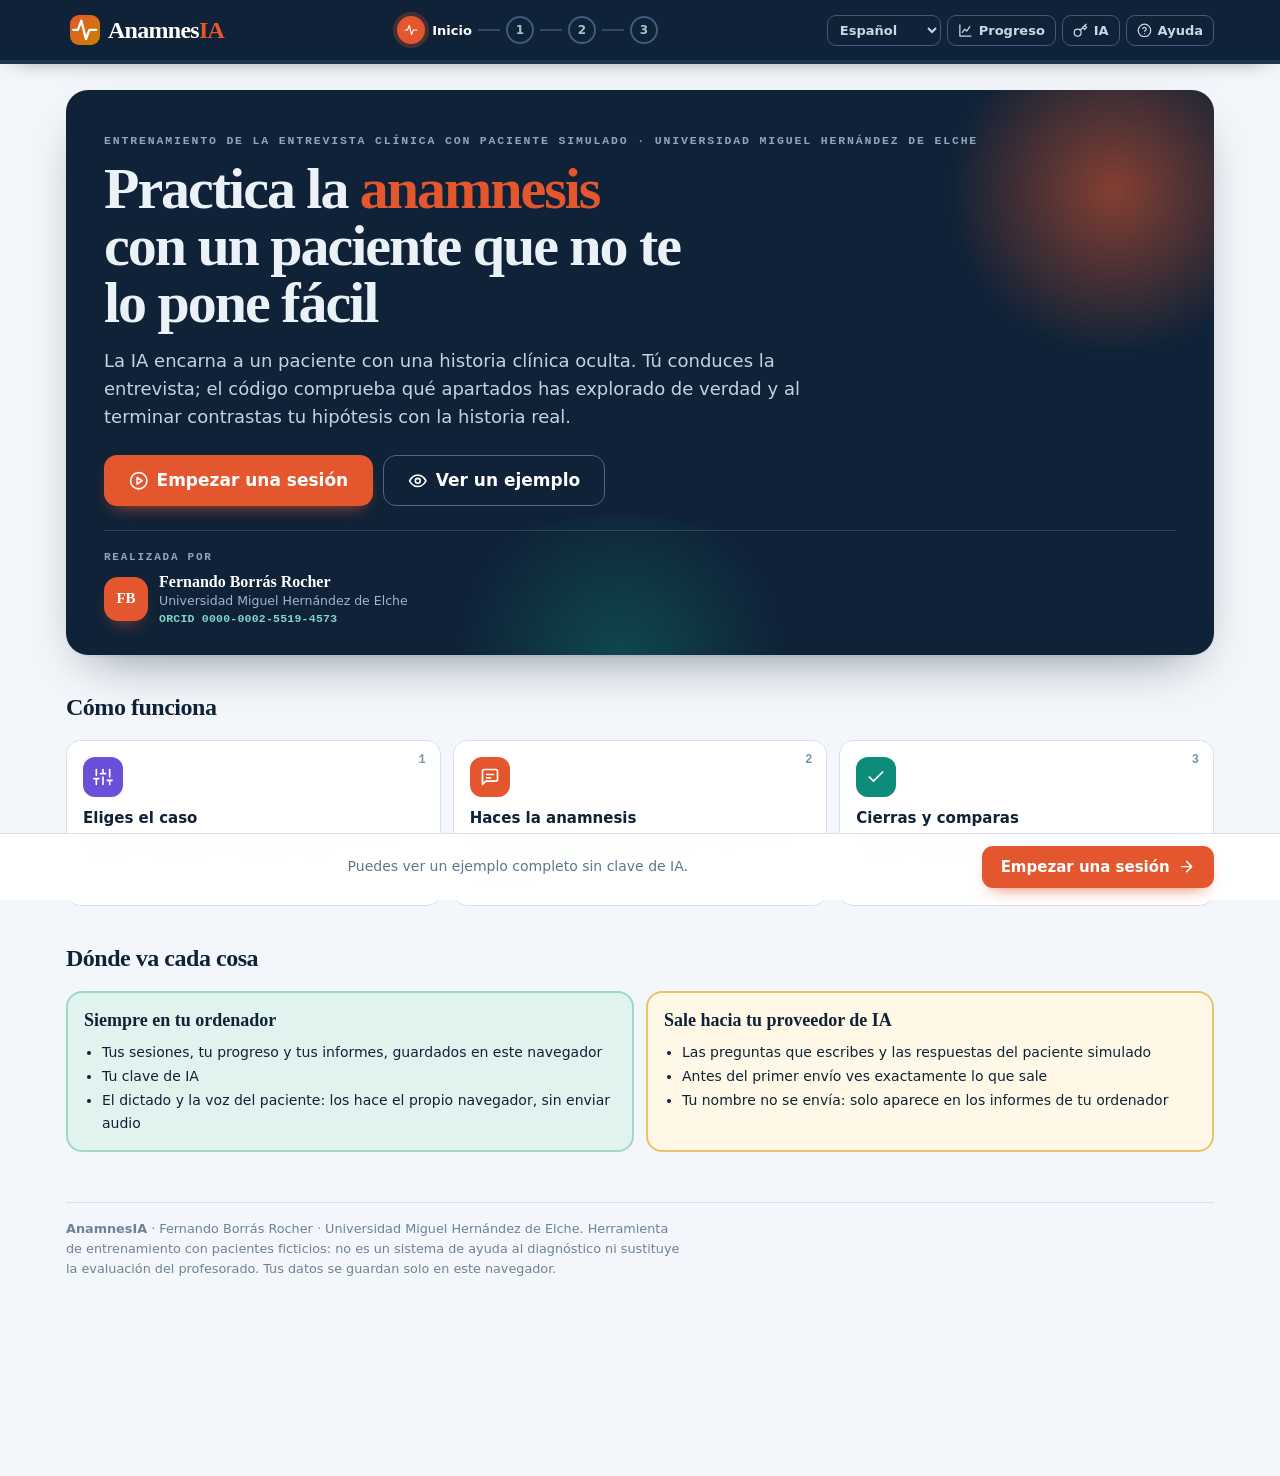
<file: index.html>
<!DOCTYPE html>
<html lang="es"><head><meta charset="utf-8"><meta name="viewport" content="width=device-width,initial-scale=1"><meta name="theme-color" content="#0F2237">
<meta http-equiv="Content-Security-Policy" content="default-src 'none'; script-src 'unsafe-inline' https://cdn.jsdelivr.net 'wasm-unsafe-eval'; style-src 'unsafe-inline' https://fonts.googleapis.com; font-src https://fonts.gstatic.com; img-src data: blob:; media-src blob: data:; connect-src https://api.openai.com https://generativelanguage.googleapis.com https://api.anthropic.com 'self' blob:; base-uri 'none'; form-action 'none'">
<meta name="author" content="Fernando Borrás Rocher">
<meta name="description" content="Entrena la entrevista clínica con un paciente simulado por IA: checklist verificado por código, rúbrica, evaluación por competencias y progreso.">
<title>AnamnesIA · Entrenador de historia clínica con paciente simulado</title><link rel="preconnect" href="https://fonts.googleapis.com">
<link rel="preconnect" href="https://fonts.gstatic.com" crossorigin>
<link href="https://fonts.googleapis.com/css2?family=Bricolage+Grotesque:opsz,wght@12..96,500;12..96,700;12..96,800&family=Instrument+Sans:ital,wght@0,400;0,500;0,600;0,700;1,400&family=JetBrains+Mono:wght@400;600&display=swap" rel="stylesheet">

<style>
:root{
  --tinta:#0F2237; --acero:#2E4B6B; --acero-claro:#7C93AC; --gris:#5D7691;
  --papel:#F3F6FA; --blanco:#FFFFFF; --linea:#D8E0E9; --linea-2:#E8EEF4;
  --brasa:#E4572E; --brasa-osc:#C9441F; --brasa-suave:#FDEBE4;
  --forjado:#0E7C6B; --forjado-suave:#E0F3EE; --aviso:#8A3617;
  --c-ctx:#1F6FB2; --c-comp:#6B4FD8; --c-rda:#0E8C7A; --c-tema:#C98200; --c-eval:#E4572E; --c-final:#2E4B6B;
  --sombra:0 1px 0 rgba(15,34,55,.05), 0 14px 34px -22px rgba(15,34,55,.45);
  --sombra-alta:0 2px 0 rgba(15,34,55,.04), 0 22px 50px -24px rgba(15,34,55,.55);
  --r:14px;
  --display:"Bricolage Grotesque",Georgia,serif;
  --texto:"Instrument Sans",system-ui,-apple-system,"Segoe UI",sans-serif;
  --mono:"JetBrains Mono",ui-monospace,monospace;
}
*{box-sizing:border-box}
html,body{margin:0;padding:0}
body{background:var(--papel);color:var(--tinta);font-family:var(--texto);font-size:16px;line-height:1.55;-webkit-font-smoothing:antialiased;padding-bottom:84px}
a{color:var(--acero)}
:focus-visible{outline:3px solid var(--brasa);outline-offset:2px;border-radius:6px}
.hidden{display:none!important}
svg.i{width:1.15em;height:1.15em;vertical-align:-.2em;fill:none;stroke:currentColor;stroke-width:2;stroke-linecap:round;stroke-linejoin:round;flex:none}
code{font-family:var(--mono);font-size:.85em;background:var(--linea-2);padding:1px 5px;border-radius:5px}

/* Barra superior */
.topbar{position:sticky;top:0;z-index:40;background:var(--tinta);color:#EAF1F7;box-shadow:0 6px 24px -14px rgba(0,0,0,.6)}
.tb-in{max-width:1180px;margin:0 auto;padding:10px 16px;display:flex;align-items:center;gap:14px}
.logo{background:none;border:0;color:#fff;font-family:var(--display);font-weight:800;font-size:24px;letter-spacing:-.03em;cursor:pointer;padding:2px 4px;display:flex;align-items:center;gap:8px}
.logo em{font-style:normal;color:var(--brasa)}
.logo .anv{width:30px;height:30px;border-radius:9px;background:var(--brasa);display:grid;place-items:center;color:#fff}
.stepper{flex:1;display:flex;align-items:center;justify-content:center;min-width:0}
.sdot{display:flex;align-items:center;gap:7px;background:none;border:0;color:#8FA7BE;font:600 13px var(--texto);padding:6px;cursor:pointer;border-radius:10px;white-space:nowrap}
.sdot:disabled{cursor:not-allowed;opacity:.45}
.sdot .n{width:28px;height:28px;border-radius:50%;display:grid;place-items:center;border:2px solid #3E5C7D;font-size:12px;color:#A9C0D4;transition:all .2s}
.sdot .n svg{width:14px;height:14px}
.sdot[data-state="done"] .n{background:var(--forjado);border-color:var(--forjado);color:#fff}
.sdot[data-state="now"]{color:#fff}
.sdot[data-state="now"] .n{background:var(--brasa);border-color:var(--brasa);color:#fff;box-shadow:0 0 0 4px rgba(228,87,46,.25)}
.sdot:not(:disabled):hover{background:rgba(255,255,255,.06)}
.sline{flex:0 1 26px;height:2px;background:#2F4A68;min-width:6px}
.sline.on{background:var(--forjado)}
.tb-tools{display:flex;gap:6px}
.tb-btn{background:transparent;border:1px solid #3E5C7D;color:#C9D8E6;border-radius:9px;padding:6px 10px;font:600 13px var(--texto);cursor:pointer;display:flex;align-items:center;gap:6px}
.tb-btn:hover{border-color:var(--brasa);color:#fff}
.progress{height:4px;background:#1E3550}
.progress span{display:block;height:100%;width:0;background:linear-gradient(90deg,var(--brasa),#F59E0B);transition:width .4s}
@media(max-width:960px){.sdot .lbl{display:none}.sdot[data-state="now"] .lbl{display:inline}}
@media(max-width:720px){
  .tb-in{flex-wrap:wrap;gap:8px}
  .stepper{order:3;flex-basis:100%;justify-content:space-between}
  .sdot[data-state="now"] .lbl{display:none}
  .tb-btn .lbl{display:none}
}

/* Pantallas */
main{max-width:1180px;margin:0 auto;padding:26px 16px 40px}
.screen{display:none}
.screen.on{display:block}
@media(prefers-reduced-motion:no-preference){.screen.on{animation:rise .35s cubic-bezier(.2,.7,.3,1) both}@keyframes rise{from{opacity:0;transform:translateY(10px)}to{opacity:1;transform:none}}}
.sh{display:flex;gap:18px;align-items:flex-start;margin:4px 0 22px}
.sh-ico{width:64px;height:64px;border-radius:18px;background:var(--c,var(--brasa));color:#fff;display:grid;place-items:center;flex:none;box-shadow:0 12px 24px -14px var(--c,var(--brasa))}
.sh-ico svg{width:32px;height:32px}
.sh-step{font:600 12px var(--mono);letter-spacing:.12em;text-transform:uppercase;color:var(--acero-claro);margin:4px 0}
.sh h2{font-family:var(--display);font-weight:800;font-size:clamp(26px,3.6vw,38px);letter-spacing:-.025em;line-height:1.05;margin:0 0 6px}
.sh-lede{margin:0;color:var(--gris);font-size:16.5px;max-width:70ch}
@media(max-width:600px){.sh-ico{width:48px;height:48px;border-radius:14px}.sh-ico svg{width:24px;height:24px}}

.card{background:var(--blanco);border:1px solid var(--linea);border-radius:var(--r);box-shadow:var(--sombra);padding:20px;margin-bottom:18px}
.card h3{font-family:var(--display);font-weight:700;font-size:19px;letter-spacing:-.01em;margin:0 0 4px;display:flex;align-items:center;gap:9px}
.card h3 .num{width:26px;height:26px;border-radius:8px;background:var(--tinta);color:#fff;font:700 13px var(--mono);display:grid;place-items:center}
.card .sub{margin:0 0 14px;color:var(--gris);font-size:14px}
.grid2{display:grid;grid-template-columns:1fr 1fr;gap:14px}
.cols{display:grid;grid-template-columns:minmax(0,1.45fr) minmax(0,1fr);gap:20px;align-items:start}
.sticky{position:sticky;top:96px}
@media(max-width:900px){.cols{grid-template-columns:1fr}.sticky{position:static}}
@media(max-width:640px){.grid2{grid-template-columns:1fr}}

label,.lab{display:block;font-size:13.5px;font-weight:600;margin:0 0 6px;color:var(--acero)}
label small,.lab small{font-weight:500;color:var(--acero-claro)}
input[type=text],input[type=password],input[type=number],textarea,select{width:100%;padding:11px 13px;border:1.5px solid var(--linea);border-radius:10px;font-family:var(--texto);font-size:15px;color:var(--tinta);background:#fff;transition:border-color .15s,box-shadow .15s}
input:focus,textarea:focus,select:focus{outline:none;border-color:var(--acero-claro);box-shadow:0 0 0 4px rgba(124,147,172,.18)}
input.bad{border-color:var(--brasa);box-shadow:0 0 0 4px rgba(228,87,46,.15)}
textarea{resize:vertical;min-height:96px;line-height:1.5}
input::placeholder,textarea::placeholder{color:#9DB0C2}
.field{margin-bottom:16px}
.help{font-size:12.8px;color:var(--gris);margin:6px 0 0}
.help b{color:var(--acero)}

button{font-family:var(--texto);cursor:pointer}
.btn{display:inline-flex;align-items:center;gap:8px;border-radius:11px;font-weight:600;font-size:15px;border:1.5px solid transparent;padding:11px 18px;transition:transform .08s,background .15s,border-color .15s;text-decoration:none;line-height:1.2}
.btn:active{transform:translateY(1px)}
.btn-primary{background:var(--brasa);color:#fff;box-shadow:0 8px 18px -10px var(--brasa)}
.btn-primary:hover{background:var(--brasa-osc)}
.btn-big{font-size:17px;padding:14px 24px;border-radius:13px}
.btn-dark{background:var(--tinta);color:#fff}
.btn-dark:hover{background:#1c3656}
.btn-ghost{background:#fff;border-color:var(--linea);color:var(--acero)}
.btn-ghost:hover{border-color:var(--acero-claro);background:#F7FAFC}
.btn-ok{background:var(--forjado);color:#fff}
.btn-ok:hover{background:#0b6457}
.btn-word{background:#2B579A;color:#fff}
.btn-word:hover{background:#1e3f7a}
.btn-sm{padding:7px 12px;font-size:13.5px;border-radius:9px}
.btn:disabled{opacity:.55;cursor:not-allowed}
.actions{display:flex;gap:10px;flex-wrap:wrap;align-items:center}

.chips{display:flex;gap:8px;flex-wrap:wrap}
.chip{background:#fff;border:1.5px solid var(--linea);border-radius:999px;padding:7px 13px;font-size:13.5px;color:var(--acero);cursor:pointer;display:inline-flex;align-items:center;gap:6px;line-height:1.25;text-align:left}
.chip:hover{border-color:var(--brasa);color:var(--brasa)}
.chip[aria-pressed="true"]{background:var(--tinta);border-color:var(--tinta);color:#fff}
.chip.mini-ex{font-size:12.5px;padding:4px 10px;border-style:dashed}
.seg{display:flex;flex-wrap:wrap;gap:6px}
.seg button{border:1.5px solid var(--linea);background:#fff;border-radius:9px;padding:7px 11px;font-size:13.5px;font-weight:600;color:var(--acero)}
.seg button:hover{border-color:var(--acero-claro)}
.seg button[aria-pressed="true"]{background:var(--tinta);border-color:var(--tinta);color:#fff}

.meto{display:grid;grid-template-columns:repeat(auto-fill,minmax(180px,1fr));gap:8px}
.meto button{text-align:left;background:#fff;border:1.5px solid var(--linea);border-radius:12px;padding:10px 12px;color:var(--tinta)}
.meto button b{display:block;font-size:14px}
.meto button span{display:block;font-size:12.3px;color:var(--gris);line-height:1.35;margin-top:2px}
.meto button:hover{border-color:var(--acero-claro)}
.meto button[aria-pressed="true"]{border-color:var(--tinta);box-shadow:0 0 0 2px var(--tinta);background:var(--papel)}

.tip{display:flex;gap:12px;background:#FFF8E6;border:1px solid #F3DDA0;border-radius:12px;padding:13px 15px;font-size:14px;color:#6B4E00;margin-bottom:18px}
.tip svg{width:22px;height:22px;color:#C98200;flex:none;margin-top:1px}
.tip strong{color:#523B00}
.aviso{background:var(--brasa-suave);border:1px solid #F3C7B5;border-radius:12px;padding:13px 15px;font-size:14px;color:var(--aviso);margin-bottom:16px}
.okbox{background:var(--forjado-suave);border:1px solid #A9DCCF;border-radius:12px;padding:13px 15px;font-size:14px;color:#0B5A4E;margin-bottom:16px;display:flex;gap:12px;align-items:center;flex-wrap:wrap}

/* Inicio */
.hero{background:var(--tinta);color:#EAF1F7;border-radius:22px;padding:40px 36px;position:relative;overflow:hidden;margin-bottom:26px;box-shadow:var(--sombra-alta)}
.hero::before{content:"";position:absolute;right:-80px;top:-80px;width:360px;height:360px;border-radius:50%;background:radial-gradient(circle,rgba(228,87,46,.55),transparent 65%)}
.hero::after{content:"";position:absolute;left:30%;bottom:-140px;width:420px;height:280px;border-radius:50%;background:radial-gradient(circle,rgba(14,140,122,.35),transparent 65%)}
.hero>*{position:relative;z-index:1}
@media(max-width:600px){.hero{padding:28px 20px;border-radius:18px}}
.eyebrow{font:600 11.5px var(--mono);letter-spacing:.16em;text-transform:uppercase;color:#8FA7BE;margin:0 0 14px}
.hero h1{font-family:var(--display);font-weight:800;font-size:clamp(34px,5.4vw,58px);line-height:.98;letter-spacing:-.035em;margin:0 0 16px;max-width:17ch}
.hero h1 em{font-style:normal;color:var(--brasa)}
.hero p.lede{max-width:62ch;font-size:18px;color:#C3D3E2;margin:0 0 24px}
.hero .actions .btn-ghost{background:transparent;color:#fff;border-color:#4A6787}
.hero .actions .btn-ghost:hover{border-color:#fff}
.draft{margin-top:18px;background:rgba(255,255,255,.07);border:1px solid rgba(255,255,255,.18);border-radius:12px;padding:12px 14px;display:flex;gap:12px;align-items:center;flex-wrap:wrap;font-size:14.5px}
.sec-title{font-family:var(--display);font-weight:800;font-size:24px;letter-spacing:-.02em;margin:34px 0 6px}
.sec-sub{color:var(--gris);margin:0 0 16px}
.journey{display:grid;grid-template-columns:repeat(4,1fr);gap:12px}
.jstop{background:#fff;border:1px solid var(--linea);border-radius:14px;padding:16px;position:relative}
.jstop .ji{width:40px;height:40px;border-radius:12px;display:grid;place-items:center;color:#fff;background:var(--c);margin-bottom:10px}
.jstop .ji svg{width:20px;height:20px}
.jstop b{display:block;font-size:15px;margin-bottom:2px}
.jstop span{display:block;font-size:13px;color:var(--gris);line-height:1.45}
.jstop .jn{position:absolute;top:12px;right:14px;font:700 12px var(--mono);color:var(--acero-claro)}
@media(max-width:900px){.journey{grid-template-columns:1fr 1fr}}
@media(max-width:480px){.journey{grid-template-columns:1fr}}

.parts{display:grid;grid-template-columns:repeat(auto-fill,minmax(250px,1fr));gap:10px}
.part{display:flex;gap:12px;align-items:flex-start;background:#fff;border:1px solid var(--linea);border-radius:12px;padding:12px 14px}
.part .pi{width:34px;height:34px;border-radius:10px;background:color-mix(in srgb,var(--c) 14%,#fff);color:var(--c);display:grid;place-items:center;flex:none}
.part b{display:block;font-size:14.5px}
.part span{display:block;font-size:12.8px;color:var(--gris);line-height:1.4}

.examples{display:grid;grid-template-columns:repeat(auto-fill,minmax(230px,1fr));gap:14px}
.excard{background:#fff;border:1px solid var(--linea);border-radius:16px;padding:16px;display:flex;flex-direction:column;gap:8px;box-shadow:var(--sombra);position:relative;overflow:hidden;text-align:left;font:inherit;color:inherit;cursor:pointer;transition:transform .15s,box-shadow .15s}
.excard:hover{transform:translateY(-3px);box-shadow:var(--sombra-alta)}
.excard::before{content:"";position:absolute;left:0;top:0;right:0;height:5px;background:var(--c)}
.excard .emo{font-size:32px;line-height:1}
.excard .area{font:700 11px var(--mono);letter-spacing:.1em;text-transform:uppercase;color:var(--acero-claro)}
.excard b{font-family:var(--display);font-size:18px;letter-spacing:-.01em;line-height:1.15}
.excard p{margin:0;font-size:13.5px;color:var(--gris);flex:1}
.badge{display:inline-flex;align-items:center;gap:5px;font-size:12px;font-weight:700;color:var(--c);background:color-mix(in srgb,var(--c) 12%,#fff);border-radius:999px;padding:3px 9px;align-self:flex-start}

/* Clave */
.keyrow{display:flex;gap:8px}
.keyrow input{flex:1;font-family:var(--mono);font-size:14px}
.eye{width:46px;flex:none;border:1.5px solid var(--linea);background:#fff;border-radius:10px;color:var(--acero);display:grid;place-items:center}
.light{display:flex;align-items:center;gap:10px;padding:12px 14px;border-radius:12px;background:var(--papel);margin-top:14px;font-size:14.5px;font-weight:600}
.light .bulbo{width:14px;height:14px;border-radius:50%;background:#B8C5D3;box-shadow:0 0 0 4px rgba(184,197,211,.3);flex:none}
.light[data-s="ok"] .bulbo{background:#16A34A;box-shadow:0 0 0 4px rgba(22,163,74,.22)}
.light[data-s="err"] .bulbo{background:var(--brasa);box-shadow:0 0 0 4px rgba(228,87,46,.22)}
.light[data-s="wait"] .bulbo{background:#F59E0B;box-shadow:0 0 0 4px rgba(245,158,11,.25)}
.olsteps{list-style:none;padding:0;margin:0;counter-reset:o;display:flex;flex-direction:column;gap:12px}
.olsteps li{counter-increment:o;display:flex;gap:12px;font-size:14.5px;align-items:flex-start}
.olsteps li::before{content:counter(o);width:28px;height:28px;border-radius:50%;background:var(--brasa-suave);color:var(--brasa);font:700 13px var(--mono);display:grid;place-items:center;flex:none}

/* Acordeones */
.acc{background:#fff;border:1px solid var(--linea);border-radius:var(--r);margin-bottom:12px;box-shadow:var(--sombra);overflow:hidden}
.acc>summary{list-style:none;cursor:pointer;padding:15px 18px;display:flex;align-items:center;gap:12px}
.acc>summary::-webkit-details-marker{display:none}
.acc>summary .ai{width:36px;height:36px;border-radius:10px;background:var(--papel);color:var(--acero);display:grid;place-items:center;flex:none}
.acc[open]>summary .ai{background:var(--tinta);color:#fff}
.acc>summary b{font-family:var(--display);font-size:17px;display:block}
.acc>summary small{display:block;color:var(--gris);font-size:13px}
.acc>summary .chev{margin-left:auto;transition:transform .2s;color:var(--acero-claro)}
.acc[open]>summary .chev{transform:rotate(180deg)}
.acc .inner{padding:4px 18px 18px;border-top:1px solid var(--linea-2)}
.acc .inner>*:first-child{margin-top:14px}
.prompt-ta{font-family:var(--mono);font-size:12.3px;min-height:130px;background:#FBFDFE}

/* Resumen lateral */
.sum h3{margin-bottom:10px}
.stats{display:grid;grid-template-columns:1fr 1fr;gap:8px;margin-bottom:14px}
.stat{background:var(--papel);border-radius:12px;padding:10px 12px}
.stat b{display:block;font:800 24px var(--display);letter-spacing:-.02em;line-height:1.1}
.stat span{font-size:12.3px;color:var(--gris)}
.checks{list-style:none;margin:0;padding:0;display:flex;flex-direction:column;gap:6px;font-size:14px}
.checks li{display:flex;gap:9px;align-items:center;color:var(--gris)}
.checks li .ck{width:20px;height:20px;border-radius:50%;border:2px solid var(--linea);display:grid;place-items:center;flex:none}
.checks li.on{color:var(--tinta)}
.checks li.on .ck{background:var(--forjado);border-color:var(--forjado);color:#fff}
.checks li .ck svg{width:12px;height:12px}
.docname{margin-top:14px;padding:11px 13px;border-radius:11px;background:var(--tinta);color:#C3D3E2;font-size:13.5px}
.docname b{color:#fff}

/* Generación */
.agents{display:flex;flex-direction:column;gap:10px}
.agent{background:#fff;border:1px solid var(--linea);border-radius:var(--r);box-shadow:var(--sombra);overflow:hidden;transition:border-color .2s}
.agent-h{display:flex;align-items:center;gap:14px;padding:14px 16px;cursor:pointer}
.agent .ai{width:42px;height:42px;border-radius:12px;background:color-mix(in srgb,var(--c) 14%,#fff);color:var(--c);display:grid;place-items:center;flex:none;transition:all .2s}
.agent .ai svg{width:20px;height:20px}
.agent-t{flex:1;min-width:0}
.agent-t b{display:block;font-family:var(--display);font-size:16.5px}
.agent-t span{display:block;font-size:13px;color:var(--gris)}
.pill{font-size:12.5px;font-weight:700;border-radius:999px;padding:4px 10px;background:var(--linea-2);color:var(--gris);white-space:nowrap}
.agent[data-s="run"]{border-color:#F59E0B}
.agent[data-s="run"] .ai{background:var(--c);color:#fff;animation:pulse 1s infinite alternate}
.agent[data-s="run"] .pill{background:#FFF1D6;color:#8A5A00}
.agent[data-s="ok"] .ai{background:var(--c);color:#fff}
.agent[data-s="ok"] .pill{background:var(--forjado-suave);color:var(--forjado)}
.agent[data-s="err"]{border-color:var(--brasa)}
.agent[data-s="err"] .pill{background:var(--brasa-suave);color:var(--brasa)}
.agent-b{display:none;padding:4px 18px 16px 72px;font-size:14px;border-top:1px solid var(--linea-2);background:#FBFDFE}
.agent.open .agent-b{display:block}
@media(max-width:600px){.agent-b{padding-left:18px}}
@keyframes pulse{from{transform:scale(1);box-shadow:0 0 0 0 rgba(228,87,46,.5)}to{transform:scale(1.06);box-shadow:0 0 0 10px rgba(228,87,46,0)}}
.forging{display:flex;align-items:center;gap:14px;padding:16px 18px;border-radius:14px;background:var(--tinta);color:#fff;margin-bottom:16px}
.forging .spark{width:44px;height:44px;border-radius:12px;background:var(--brasa);display:grid;place-items:center;flex:none;animation:pulse 1s infinite alternate}
.forging.done .spark{background:var(--forjado);animation:none}
.forging.err .spark{animation:none}
.forging b{font-family:var(--display);font-size:18px;display:block}
.forging span{font-size:14px;color:#C3D3E2}
.mini-list{margin:10px 0 0;padding:0;list-style:none}
.mini-list li{padding:5px 0;border-bottom:1px solid var(--linea-2)}
.mini-list li:last-child{border-bottom:0}
.code{display:inline-block;font:700 11px var(--mono);border-radius:5px;padding:1px 6px;margin-right:6px;background:var(--linea-2);color:var(--acero)}

/* Guía */
.res-head{display:flex;gap:14px;align-items:center;flex-wrap:wrap;margin-bottom:16px}
.res-head h2{font-family:var(--display);font-weight:800;font-size:clamp(24px,3vw,32px);letter-spacing:-.02em;margin:0;flex:1;min-width:240px;line-height:1.1}
.doc{background:#fff;border:1px solid var(--linea);border-radius:18px;box-shadow:var(--sombra-alta);padding:40px 44px;max-width:900px;margin:0 auto}
@media(max-width:700px){.doc{padding:22px 16px}}
.doc-h{border-bottom:3px solid var(--tinta);padding-bottom:18px;margin-bottom:26px}
.doc-kind{font:600 12px var(--mono);letter-spacing:.12em;text-transform:uppercase;color:var(--brasa);margin:0 0 6px}
.doc-h h1{font-family:var(--display);font-weight:800;font-size:clamp(26px,3.4vw,36px);letter-spacing:-.025em;line-height:1.05;margin:0 0 12px}
.meta{display:flex;flex-wrap:wrap;gap:6px}
.meta span{font-size:12.8px;font-weight:600;background:var(--papel);color:var(--acero);border-radius:999px;padding:4px 11px}
.dsec{margin-bottom:28px}
.dsec h2{font-family:var(--display);font-weight:700;font-size:20px;letter-spacing:-.01em;margin:0 0 10px;display:flex;align-items:center;gap:10px}
.dsec h2 .num{width:28px;height:28px;border-radius:8px;background:var(--tinta);color:#fff;font:700 13px var(--mono);display:grid;place-items:center;flex:none}
.dsec p{margin:0 0 10px;max-width:75ch}
.sublab{font-size:13px;font-weight:700;color:var(--acero-claro);margin:14px 0 6px}
.row{display:flex;gap:10px;padding:8px 0;border-bottom:1px solid var(--linea-2);font-size:14.5px;align-items:flex-start}
.row:last-child{border-bottom:0}
.row .code{margin-top:2px;flex:none}
.code.cg{background:#E6F0FA;color:var(--c-ctx)}
.code.ce{background:#EEEAFB;color:var(--c-comp)}
.code.bl{background:var(--forjado-suave);color:var(--forjado)}
.code.tm{background:var(--tinta);color:#fff}
.row .hrs{margin-left:auto;font-size:12.5px;color:var(--gris);white-space:nowrap}
.blk{font-weight:700;margin:16px 0 4px;display:flex;gap:8px;align-items:baseline}
.blk small{font-weight:500;color:var(--gris)}
.tbl-wrap{overflow-x:auto}
table.t{width:100%;border-collapse:collapse;font-size:14px}
table.t th{background:var(--tinta);color:#fff;text-align:left;padding:9px 11px;font-size:12.5px;font-weight:700}
table.t td{padding:9px 11px;border-bottom:1px solid var(--linea-2);vertical-align:top}
table.t tr:nth-child(even) td{background:#FAFCFE}
.peso{font-weight:800;color:var(--brasa);white-space:nowrap}
.note{margin-top:12px;padding:11px 14px;background:var(--papel);border-left:4px solid var(--forjado);border-radius:8px;font-size:14px}
.demo-flag{background:#FFF8E6;border:1px solid #F3DDA0;color:#6B4E00;border-radius:12px;padding:11px 15px;font-size:14px;margin:0 auto 16px;max-width:900px;display:flex;gap:10px;align-items:center;flex-wrap:wrap}
.demo-flag svg{color:#C98200}

/* Navegación inferior */
.bottomnav{position:fixed;left:0;right:0;bottom:0;z-index:35;background:rgba(255,255,255,.94);backdrop-filter:blur(10px);-webkit-backdrop-filter:blur(10px);border-top:1px solid var(--linea)}
.bn-in{max-width:1180px;margin:0 auto;padding:12px 16px;display:flex;align-items:center;gap:12px}
.bn-hint{flex:1;text-align:center;font-size:14px;color:var(--gris)}
.bn-hint b{color:var(--tinta)}
@media(max-width:600px){.bn-hint{display:none}.bn-in{justify-content:space-between}}

/* Modal */
.modal{position:fixed;inset:0;z-index:60;background:rgba(15,34,55,.55);display:none;align-items:flex-start;justify-content:center;padding:6vh 16px;overflow:auto}
.modal.on{display:flex}
.modal-box{background:#fff;border-radius:18px;max-width:760px;width:100%;box-shadow:var(--sombra-alta);overflow:hidden}
.modal-head{display:flex;align-items:center;gap:12px;padding:16px 20px;background:var(--tinta);color:#fff}
.modal-head h2{font-family:var(--display);font-size:22px;margin:0;flex:1}
.modal-head button{background:transparent;border:1px solid #4A6787;color:#fff;border-radius:9px;padding:6px 10px}
.modal-body{padding:18px 20px 22px}
.glos{display:grid;grid-template-columns:1fr 1fr;gap:10px}
@media(max-width:600px){.glos{grid-template-columns:1fr}}
.glos div{background:var(--papel);border-radius:12px;padding:12px 14px}
.glos b{display:block;font-family:var(--display);font-size:16px;margin-bottom:2px}
.glos span{font-size:13.8px;color:var(--acero)}
.hist{display:flex;align-items:center;gap:12px;padding:12px 14px;border:1px solid var(--linea);border-radius:12px;margin-bottom:8px}
.hist-t{flex:1;min-width:0;cursor:pointer}
.hist-t b{display:block;font-size:15px}
.hist-t span{font-size:12.8px;color:var(--gris)}
.hist:hover{border-color:var(--acero-claro)}
.iconbtn{width:34px;height:34px;border-radius:9px;border:1.5px solid var(--linea);background:#fff;color:var(--acero);display:grid;place-items:center;padding:0}
.iconbtn:hover{border-color:var(--brasa);color:var(--brasa)}
.empty{text-align:center;color:var(--gris);padding:30px 10px}

.toast{position:fixed;left:50%;bottom:96px;transform:translateX(-50%) translateY(20px);background:var(--tinta);color:#fff;padding:11px 18px;border-radius:12px;font-size:14.5px;font-weight:600;opacity:0;pointer-events:none;transition:all .25s;z-index:70;max-width:90vw;text-align:center;box-shadow:var(--sombra-alta)}
.toast.on{opacity:1;transform:translateX(-50%)}
footer{max-width:1180px;margin:0 auto;padding:0 16px 30px;font-size:13px;color:#6E8299}
footer hr{border:0;border-top:1px solid var(--linea);margin:0 0 14px}

@media print{
  body{background:#fff;padding:0}
  .topbar,.bottomnav,.res-head,.demo-flag,.okbox,footer,.toast,.modal{display:none!important}
  main{padding:0;max-width:none}
  .screen{display:none!important}
  
  .doc{box-shadow:none;border:0;padding:0;max-width:none}
  .dsec{break-inside:avoid-page}
  table.t th{-webkit-print-color-adjust:exact;print-color-adjust:exact}
}
/* ══ v2 ══ */
.grid3{display:grid;grid-template-columns:repeat(3,1fr);gap:12px}
@media(max-width:640px){.grid3{grid-template-columns:1fr}}
.feats{display:grid;grid-template-columns:repeat(4,1fr);gap:12px}
@media(max-width:960px){.feats{grid-template-columns:1fr 1fr}}
@media(max-width:520px){.feats{grid-template-columns:1fr}}
.feat{background:#fff;border:1px solid var(--linea);border-radius:14px;padding:16px;border-top:4px solid var(--c)}
.feat .pi{width:38px;height:38px;border-radius:11px;background:color-mix(in srgb,var(--c) 14%,#fff);color:var(--c);display:grid;place-items:center;margin-bottom:10px}
.feat b{display:block;font-family:var(--display);font-size:17px;margin-bottom:3px}
.feat span{display:block;font-size:13.5px;color:var(--gris);line-height:1.45}
.importbar{display:flex;gap:14px;align-items:center;flex-wrap:wrap;background:var(--tinta);color:#EAF1F7;border-radius:var(--r);padding:14px 16px;margin-bottom:18px}
.importbar .pi{width:40px;height:40px;border-radius:11px;background:var(--brasa);display:grid;place-items:center;flex:none}
.importbar b{display:block;font-size:15px}
.importbar span{display:block;font-size:13.3px;color:#A9C0D4}
.importbar .btn-dark{background:#fff;color:var(--tinta)}
.importbar .btn-dark:hover{background:#EAF1F7}
.inacc{border-top:1px solid var(--linea-2);margin-top:4px;padding-top:12px}
.inacc>summary{list-style:none;cursor:pointer;display:flex;align-items:center;gap:8px;font-size:14px;font-weight:600;color:var(--acero)}
.inacc>summary::-webkit-details-marker{display:none}
.inacc>summary .chev{margin-left:auto;transition:transform .2s;color:var(--acero-claro)}
.inacc[open]>summary .chev{transform:rotate(180deg)}
.rec{display:inline-block;font:700 11px var(--texto);background:var(--forjado-suave);color:var(--forjado);border-radius:999px;padding:2px 8px;vertical-align:2px;margin-left:4px}
.checkgrid{display:grid;grid-template-columns:1fr 1fr;gap:8px}
@media(max-width:560px){.checkgrid{grid-template-columns:1fr}}
.checkgrid label{display:flex;gap:9px;align-items:center;margin:0;padding:9px 11px;border-radius:10px;background:var(--papel);font-weight:500;color:var(--tinta);cursor:pointer;font-size:14px}
.checkgrid input{width:18px;height:18px;accent-color:var(--forjado);margin:0}
.checkgrid label:has(input:checked){background:var(--forjado-suave)}
.drop{display:flex;flex-direction:column;align-items:center;gap:4px;text-align:center;border:2px dashed var(--linea);border-radius:14px;padding:24px;cursor:pointer;color:var(--acero);margin:0;font-weight:500}
.drop svg{width:30px;height:30px;color:var(--brasa)}
.drop b{font-size:15px;color:var(--tinta)}
.drop span{font-size:13px;color:var(--gris)}
.drop.over,.drop:hover{border-color:var(--brasa);background:var(--brasa-suave)}



/* selector de idioma (65-i18n) */
.tb-lang{display:flex;align-items:center}.tb-sel{background:transparent;border:1px solid #3E5C7D;color:#C9D8E6;border-radius:9px;padding:6px 8px;font:600 13px var(--texto);cursor:pointer;max-width:120px}.tb-sel:hover{border-color:var(--brasa);color:#fff}.tb-sel:focus-visible{outline:2px solid var(--brasa);outline-offset:2px}.tb-sel option{color:#0F2237;background:#fff}
/* ══ Estilos propios de la app (se añaden a forja-base.css). Prefijo fa- para no chocar con clases de Forja ══ */
.logo .anv{background:linear-gradient(135deg,var(--brasa),#C98200)}
.hero{padding:44px 38px 30px}.hero h1{max-width:20ch}.fa-inicio{margin:14px 0 0;font-size:14px;color:#C3D3E2}.fa-inicio:empty{display:none}.fa-inicio b{color:#fff}
/* autores con ORCID */
.fa-autores{display:flex;gap:14px;align-items:center;flex-wrap:wrap;margin-top:24px;padding-top:20px;border-top:1px solid rgba(255,255,255,.14)}.fa-autores-cap{font:600 11px var(--mono);letter-spacing:.16em;text-transform:uppercase;color:#8FA7BE;width:100%;margin-bottom:-4px}
.fa-autor{display:flex;gap:11px;align-items:center}.fa-autor b{display:block;color:#fff;font:700 16px var(--display)}.fa-autor small{display:block;color:#9DB6CD;font-size:12.5px;max-width:34ch}.fa-av{width:44px;height:44px;border-radius:14px;background:var(--c);color:#fff;display:grid;place-items:center;font:800 15px var(--display);flex:none;box-shadow:0 10px 20px -12px var(--c)}.fa-x{font:300 26px var(--display);color:#5D7C9B}
.fa-orcid{display:block;margin-top:2px;font:600 11.5px var(--mono);letter-spacing:.02em;color:#7FD6C4!important;text-decoration:none}.fa-orcid:hover{text-decoration:underline}.fa-idea{width:100%;margin:2px 0 0;font-size:13px;color:#9DB6CD;max-width:72ch}
/* zonas «dónde va cada cosa» */
.zonas{display:grid;grid-template-columns:1fr 1fr;gap:12px}@media(max-width:760px){.zonas{grid-template-columns:1fr}}.zona{border-radius:16px;padding:14px 16px;border:2px solid}.zona.l{border-color:#9FD9C4;background:var(--forjado-suave)}.zona.n{border-color:#E9C46A;background:#FFF8E6}.zona h4{margin:0 0 6px;font-family:var(--display);font-size:18px}.zona ul{margin:0;padding-left:18px;font-size:14px;line-height:1.7}
.sec-title+.zonas,.sec-title+.journey{margin-top:14px}
/* formularios y utilidades */
.field input[type=text],.field input[type=number],.field select,.field textarea{width:100%;padding:10px 12px;border:1.5px solid var(--linea);border-radius:10px;font:15px var(--texto);background:#fff;color:var(--tinta)}.field textarea{line-height:1.55;resize:vertical}.field label{display:block;font:700 13px var(--texto);color:var(--acero);margin-bottom:5px}
.field input:focus,.field select:focus,.field textarea:focus{outline:none;border-color:var(--brasa);box-shadow:0 0 0 3px rgba(228,87,46,.18)}
.grid3{display:grid;grid-template-columns:repeat(3,1fr);gap:12px}.grid2{display:grid;grid-template-columns:1fr 1fr;gap:14px}@media(max-width:760px){.grid3,.grid2{grid-template-columns:1fr}}
.card .actions{margin-top:12px}.card h3{margin-top:0}.fa-chk{display:flex;gap:8px;align-items:center;font:500 14.5px var(--texto);cursor:pointer}
.fa-chip{display:inline-block;font:700 11.5px var(--texto);border-radius:999px;padding:3px 10px;background:var(--linea-2);color:var(--acero)}.fa-chip.ok{background:var(--forjado-suave);color:#0B5A4E}.fa-chip.aviso{background:#FFF1D6;color:#7A4B00}.fa-chip.error{background:var(--brasa-suave);color:var(--aviso)}
.fa-pre{white-space:pre-wrap;font:12.5px/1.5 var(--mono);background:#0B1C2E;color:#D6E4F0;border-radius:12px;padding:12px;max-height:300px;overflow:auto}
.spin{display:inline-block;width:14px;height:14px;border:2px solid var(--linea);border-top-color:var(--brasa);border-radius:50%;animation:fa-s .8s linear infinite;vertical-align:-2px}@keyframes fa-s{to{transform:rotate(360deg)}}
.fa-foot{max-width:1180px;margin:10px auto 0;padding:0 16px 110px}.fa-foot hr{border:0;border-top:1px solid var(--linea);margin:0 0 16px}.fa-foot p{margin:0;font-size:12.8px;color:#6E8299;max-width:76ch;line-height:1.55}
.glos div{display:block;margin-bottom:12px}.glos b{display:block}
table{border-collapse:collapse;width:100%;font-size:13.8px}th{background:var(--papel);color:var(--acero);font:700 11px var(--mono);letter-spacing:.07em;text-transform:uppercase;text-align:left}td,th{padding:10px 12px;border-bottom:1px solid var(--linea-2);vertical-align:top}.table-wrap{overflow-x:auto}
/* barra superior con muchos pasos: solo el actual lleva nombre (evita desbordes) */
.tb-in{gap:10px}.stepper{min-width:0;flex:1 1 auto;justify-content:center;gap:2px}.sdot:not([data-state="now"]) .lbl{display:none}.sdot{padding-left:4px;padding-right:4px}.sline{min-width:8px;flex:0 1 22px}.logo,.tb-tools{flex:none}
@media(max-width:900px){.tb-btn .lbl{display:none}}@media(max-width:720px){.hero{padding:28px 20px 24px}}
@media (prefers-reduced-motion:reduce){*{transition:none!important;animation:none!important}}

/* ══ AnamnesIA: estilos propios. Prefijo an- (las clases de Forja no se reutilizan). ══ */
/* opciones de dificultad y modo */
.an-opts{display:grid;grid-template-columns:repeat(3,minmax(0,1fr));gap:10px}
@media(max-width:620px){.an-opts{grid-template-columns:1fr}}
.an-opt{display:flex;gap:10px;align-items:flex-start;text-align:left;padding:12px 13px;border:1.5px solid var(--linea);border-radius:12px;background:#fff;cursor:pointer;font:inherit;color:inherit}
.an-opt:hover{border-color:var(--acero-claro)}
.an-opt[aria-pressed="true"]{border-color:var(--brasa);background:var(--brasa-suave);box-shadow:0 0 0 3px rgba(228,87,46,.12)}
.an-opt b{display:block;font:700 15px var(--display)}.an-opt small{display:block;color:var(--gris);font-size:12.5px;line-height:1.45}
.an-opt .an-emoji{font-size:20px;line-height:1.1;flex:none}
.an-modo{margin:12px 0 0;padding:11px 13px;border-radius:11px;background:var(--papel);border-left:4px solid var(--acero-claro);font-size:14px;line-height:1.55}
.an-modo:empty{display:none}
/* sala: chat + panel */
.an-sala{display:grid;grid-template-columns:minmax(0,1fr) minmax(0,320px);gap:14px;align-items:start}
@media(max-width:900px){.an-sala{grid-template-columns:minmax(0,1fr)}.an-panel{order:-1}}
.an-chatcard{display:flex;flex-direction:column;min-height:460px}
.an-paciente{display:flex;gap:11px;align-items:center;padding-bottom:12px;border-bottom:1px solid var(--linea-2);margin-bottom:12px}
.an-paciente .an-cara{width:46px;height:46px;border-radius:14px;background:var(--papel);display:grid;place-items:center;font-size:25px;flex:none}
.an-paciente b{display:block;font:700 17px var(--display)}.an-paciente small{display:block;color:var(--gris);font-size:12.8px}
.an-msgs{flex:1 1 auto;overflow-y:auto;max-height:46vh;min-height:220px;display:flex;flex-direction:column;gap:11px;padding-right:4px}
.an-msg{display:flex;gap:9px;align-items:flex-start;max-width:88%}
.an-msg.yo{flex-direction:row-reverse;align-self:flex-end}
.an-msg.sistema,.an-msg.tutor{max-width:100%;align-self:stretch}
.an-av{width:32px;height:32px;border-radius:10px;display:grid;place-items:center;font-size:17px;flex:none;background:var(--papel)}
.an-msg.yo .an-av{background:var(--brasa-suave)}
.an-burbuja{background:var(--papel);border-radius:14px;padding:9px 13px;font-size:14.6px;line-height:1.6}
.an-msg.yo .an-burbuja{background:var(--tinta);color:#EAF1F8}
.an-msg.sistema .an-burbuja{background:#FFF8E6;border:1px solid #E9C46A;font-size:13.6px;width:100%}
.an-msg.tutor .an-burbuja{background:var(--forjado-suave);border:1px solid #9FD9C4;width:100%}
.an-rol{display:block;font:700 11px var(--mono);letter-spacing:.06em;text-transform:uppercase;color:var(--gris);margin-bottom:3px}
.an-msg.yo .an-rol{color:#9DB6CD}
.an-tts{background:none;border:0;cursor:pointer;font-size:13px;padding:2px 4px;opacity:.65;color:inherit}.an-tts:hover{opacity:1}
.an-puntos span{display:inline-block;width:6px;height:6px;margin-right:3px;border-radius:50%;background:var(--acero-claro);animation:an-p 1.2s infinite}
.an-puntos span:nth-child(2){animation-delay:.2s}.an-puntos span:nth-child(3){animation-delay:.4s}
@keyframes an-p{0%,60%,100%{opacity:.3}30%{opacity:1}}
.an-entrada{display:flex;gap:8px;align-items:flex-end;margin-top:12px;border-top:1px solid var(--linea-2);padding-top:12px}
.an-entrada textarea{flex:1 1 auto;min-height:42px;max-height:120px;padding:10px 12px;border:1.5px solid var(--linea);border-radius:12px;font:15px var(--texto);line-height:1.5;resize:none;color:var(--tinta)}
.an-entrada textarea:focus{outline:none;border-color:var(--brasa);box-shadow:0 0 0 3px rgba(228,87,46,.18)}
.an-mic.escuchando{background:var(--brasa);color:#fff;border-color:var(--brasa)}
/* marcador */
.an-marcador{display:grid;grid-template-columns:repeat(3,1fr);gap:8px;text-align:center}
.an-m small{display:block;font:600 10.5px var(--mono);letter-spacing:.05em;text-transform:uppercase;color:var(--gris);margin-top:2px}
.an-mn{font:800 21px var(--display);color:var(--tinta)}
.an-mn.alerta{color:var(--aviso)}.an-mn.bien{color:var(--forjado)}
/* checklist */
.an-h3{display:block;margin:0 0 10px;font:700 17px var(--display)}
.an-check{list-style:none;margin:0;padding:0;display:flex;flex-direction:column;gap:6px}
.an-check li{display:flex;gap:8px;align-items:center;font-size:13.8px;padding:6px 9px;border-radius:9px;background:var(--papel);color:var(--gris)}
.an-check li.hecho{background:var(--forjado-suave);color:#0B5A4E;font-weight:600}
.an-check .an-emoji{font-size:15px;flex:none}
.an-check .an-tic{margin-left:auto;font-weight:700}
/* pasos de generación */
.an-gen{margin:0;padding-left:20px;font-size:14.5px;line-height:1.9;color:var(--gris)}
.an-gen li.ahora{color:var(--tinta);font-weight:700}.an-gen li.listo{color:var(--forjado)}
/* evaluación */
.an-nota{display:flex;gap:18px;align-items:center;flex-wrap:wrap}
.an-cifra{font:800 54px/1 var(--display);color:var(--c,var(--tinta))}
.an-cal{font:700 18px var(--display);color:var(--c,var(--tinta))}
.an-nota small{display:block;color:var(--gris);font-size:13px}
.an-barra{height:9px;border-radius:999px;background:var(--linea-2);overflow:hidden;margin-top:7px;max-width:320px}
.an-barra i{display:block;height:100%;background:var(--c,var(--brasa))}
.an-dos{display:grid;grid-template-columns:340px minmax(0,1fr);gap:18px;align-items:start}
@media(max-width:760px){.an-dos{grid-template-columns:minmax(0,1fr)}}
.an-comp{list-style:none;margin:0;padding:0;display:flex;flex-direction:column;gap:9px}
.an-comp li{font-size:14px}.an-comp b{display:flex;justify-content:space-between;gap:8px;font:700 14px var(--texto)}
.an-comp small{color:var(--gris);font-size:12.8px;line-height:1.5}
.an-comp .an-barra{max-width:none;height:7px}
.an-rub{border:1px solid var(--linea);border-radius:12px;overflow:hidden;margin-bottom:11px}
.an-rub-h{display:flex;gap:9px;align-items:center;padding:9px 13px;background:var(--papel);font:700 15px var(--display)}
.an-niveles{display:grid;grid-template-columns:repeat(4,minmax(0,1fr));gap:6px;padding:10px 13px}
@media(max-width:700px){.an-niveles{grid-template-columns:1fr 1fr}}
.an-nivel{font-size:12.2px;line-height:1.45;padding:8px;border-radius:9px;background:var(--papel);color:var(--gris);border:1.5px solid transparent}
.an-nivel.aqui{background:var(--brasa-suave);border-color:var(--brasa);color:var(--tinta);font-weight:600}
.an-rub p{margin:0;padding:0 13px 11px;font-size:13.6px;color:var(--acero)}
.an-ck{list-style:none;margin:0;padding:0;display:flex;flex-direction:column;gap:7px}
.an-ck li{display:flex;gap:10px;align-items:flex-start;padding:9px 11px;border-radius:10px;background:var(--papel);font-size:14px}
.an-ck .an-est{font-weight:800;flex:none;width:20px;text-align:center}
.an-ck li.completo{background:var(--forjado-suave)}.an-ck li.completo .an-est{color:#0B5A4E}
.an-ck li.parcial{background:#FFF8E6}.an-ck li.parcial .an-est{color:#7A4B00}
.an-ck li.no_explorado{background:var(--brasa-suave)}.an-ck li.no_explorado .an-est{color:var(--aviso)}
.an-ck small{display:block;color:var(--gris);font-size:12.6px;line-height:1.5}
.an-ck .an-pts{margin-left:auto;font:700 12.5px var(--mono);color:var(--acero);flex:none}
.an-tr{display:flex;flex-direction:column;gap:9px;max-height:420px;overflow-y:auto}
.an-tr-m{padding:9px 12px;border-radius:11px;font-size:14px;line-height:1.55;background:var(--papel)}
.an-tr-m.yo{background:#EAF2FA;border-left:3px solid #1F6FB2}
.an-tag{display:inline-block;font:700 10.5px var(--mono);letter-spacing:.04em;text-transform:uppercase;border-radius:999px;padding:2px 8px;margin-top:5px}
.an-tag.abierta{background:#E0F3EE;color:#0B5A4E}
.an-tag.cerrada{background:var(--linea-2);color:var(--acero)}
.an-tag.compuesta{background:#FFF1D6;color:#7A4B00}
.an-tag.directiva{background:#EAE2FB;color:#4A2FA8}
.an-tag.buena_practica{background:#D7F0E8;color:#0B5A4E}
.an-tag.oportunidad_perdida{background:var(--brasa-suave);color:var(--aviso)}
.an-tag-c{display:block;font:400 12.4px var(--texto);text-transform:none;letter-spacing:0;color:var(--gris);margin-top:3px}
.an-hip{display:grid;grid-template-columns:120px minmax(0,1fr);gap:10px 14px;font-size:14px}
.an-hip dt{font:700 11px var(--mono);letter-spacing:.06em;text-transform:uppercase;color:var(--gris)}
.an-hip dd{margin:0}
.an-vd{font-weight:700}.an-vd.correcto{color:var(--forjado)}.an-vd.parcial{color:#7A4B00}.an-vd.incorrecto{color:var(--aviso)}
.an-listas{display:grid;grid-template-columns:repeat(auto-fit,minmax(230px,1fr));gap:14px}
.an-listas ul{margin:6px 0 0;padding-left:18px;font-size:14px;line-height:1.65}
/* progreso */
.an-stats{display:grid;grid-template-columns:repeat(4,1fr);gap:10px;text-align:center}
@media(max-width:620px){.an-stats{grid-template-columns:1fr 1fr}}
.an-sesiones{list-style:none;margin:0;padding:0;display:flex;flex-direction:column;gap:7px}
.an-sesiones li{display:flex;gap:10px;align-items:center;padding:9px 12px;border-radius:11px;background:var(--papel);font-size:14px}
.an-sesiones .an-emoji{font-size:19px;flex:none}
.an-sesiones b{font:700 14.5px var(--texto)}.an-sesiones small{display:block;color:var(--gris);font-size:12.4px}
.an-sesiones .an-pts{margin-left:auto;font:800 17px var(--display);flex:none}
.an-avatar{margin-bottom:12px}.an-avatar-lienzo{height:280px;border-radius:14px;background:linear-gradient(#EEF2F6,#DCE3EA);overflow:hidden}.an-avatar .help{margin:4px 0 0}
</style></head>
<body>
<svg style="display:none" aria-hidden="true">
  <symbol id="i-key" viewBox="0 0 24 24"><circle cx="7.5" cy="15.5" r="5.5"/><path d="m21 2-9.6 9.6"/><path d="m15.5 7.5 3 3L22 7l-3-3"/></symbol>
  <symbol id="i-grid" viewBox="0 0 24 24"><rect x="3" y="3" width="7" height="7" rx="1.5"/><rect x="14" y="3" width="7" height="7" rx="1.5"/><rect x="3" y="14" width="7" height="7" rx="1.5"/><rect x="14" y="14" width="7" height="7" rx="1.5"/></symbol>
  <symbol id="i-pencil" viewBox="0 0 24 24"><path d="M17 3a2.85 2.83 0 1 1 4 4L7.5 20.5 2 22l1.5-5.5Z"/></symbol>
  <symbol id="i-sliders" viewBox="0 0 24 24"><path d="M4 21v-7M4 10V3M12 21v-9M12 8V3M20 21v-5M20 12V3M1 14h6M9 8h6M17 16h6"/></symbol>
  <symbol id="i-play" viewBox="0 0 24 24"><circle cx="12" cy="12" r="10"/><path d="m10 8 6 4-6 4z"/></symbol>
  <symbol id="i-rocket" viewBox="0 0 24 24"><path d="M4.5 16.5c-1.5 1.26-2 5-2 5s3.74-.5 5-2c.71-.84.7-2.13-.09-2.91a2.18 2.18 0 0 0-2.91-.09z"/><path d="m12 15-3-3a22 22 0 0 1 2-3.95A12.88 12.88 0 0 1 22 2c0 2.72-.78 7.5-6 11a22.35 22.35 0 0 1-4 2z"/><path d="M9 12H4s.55-3.03 2-4c1.62-1.08 5 0 5 0"/><path d="M12 15v5s3.03-.55 4-2c1.08-1.62 0-5 0-5"/></symbol>
  <symbol id="i-chat" viewBox="0 0 24 24"><path d="M21 15a2 2 0 0 1-2 2H7l-4 4V5a2 2 0 0 1 2-2h14a2 2 0 0 1 2 2z"/><path d="M8 9h8M8 13h5"/></symbol>
  <symbol id="i-quiz" viewBox="0 0 24 24"><path d="m3 17 2 2 4-4"/><path d="m3 7 2 2 4-4"/><path d="M13 6h8M13 12h8M13 18h8"/></symbol>
  <symbol id="i-cards" viewBox="0 0 24 24"><rect x="8" y="8" width="14" height="14" rx="2"/><path d="M4 16c-1.1 0-2-.9-2-2V4c0-1.1.9-2 2-2h10c1.1 0 2 .9 2 2"/></symbol>
  <symbol id="i-doc" viewBox="0 0 24 24"><path d="M14 2H6a2 2 0 0 0-2 2v16a2 2 0 0 0 2 2h12a2 2 0 0 0 2-2V8z"/><path d="M14 2v6h6M16 13H8M16 17H8M10 9H8"/></symbol>
  <symbol id="i-bulb" viewBox="0 0 24 24"><path d="M15 14c.2-1 .7-1.7 1.5-2.5 1-.9 1.5-2.2 1.5-3.5A6 6 0 0 0 6 8c0 1 .2 2.2 1.5 3.5.7.7 1.3 1.5 1.5 2.5"/><path d="M9 18h6M10 22h4"/></symbol>
  <symbol id="i-help" viewBox="0 0 24 24"><circle cx="12" cy="12" r="10"/><path d="M9.1 9a3 3 0 0 1 5.8 1c0 2-3 3-3 3M12 17h.01"/></symbol>
  <symbol id="i-right" viewBox="0 0 24 24"><path d="M5 12h14M12 5l7 7-7 7"/></symbol>
  <symbol id="i-left" viewBox="0 0 24 24"><path d="M19 12H5M12 19l-7-7 7-7"/></symbol>
  <symbol id="i-check" viewBox="0 0 24 24"><path d="M20 6 9 17l-5-5"/></symbol>
  <symbol id="i-download" viewBox="0 0 24 24"><path d="M21 15v4a2 2 0 0 1-2 2H5a2 2 0 0 1-2-2v-4M7 10l5 5 5-5M12 15V3"/></symbol>
  <symbol id="i-upload" viewBox="0 0 24 24"><path d="M21 15v4a2 2 0 0 1-2 2H5a2 2 0 0 1-2-2v-4M17 8l-5-5-5 5M12 3v12"/></symbol>
  <symbol id="i-save" viewBox="0 0 24 24"><path d="M19 21H5a2 2 0 0 1-2-2V5a2 2 0 0 1 2-2h11l5 5v11a2 2 0 0 1-2 2z"/><path d="M17 21v-8H7v8M7 3v5h8"/></symbol>
  <symbol id="i-github" viewBox="0 0 24 24"><path d="M9 19c-5 1.5-5-2.5-7-3m14 6v-3.87a3.37 3.37 0 0 0-.94-2.61c3.14-.35 6.44-1.54 6.44-7A5.44 5.44 0 0 0 20 4.77 5.07 5.07 0 0 0 19.91 1S18.73.65 16 2.48a13.38 13.38 0 0 0-7 0C6.27.65 5.09 1 5.09 1A5.07 5.07 0 0 0 5 4.77a5.44 5.44 0 0 0-1.5 3.78c0 5.42 3.3 6.61 6.44 7A3.37 3.37 0 0 0 9 18.13V22"/></symbol>
  <symbol id="i-archive" viewBox="0 0 24 24"><rect x="2" y="3" width="20" height="5" rx="1"/><path d="M4 8v11a2 2 0 0 0 2 2h12a2 2 0 0 0 2-2V8M10 12h4"/></symbol>
  <symbol id="i-bookmark" viewBox="0 0 24 24"><path d="m19 21-7-4-7 4V5a2 2 0 0 1 2-2h10a2 2 0 0 1 2 2z"/></symbol>
  <symbol id="i-globe" viewBox="0 0 24 24"><circle cx="12" cy="12" r="10"/><path d="M2 12h20M12 2a15.3 15.3 0 0 1 4 10 15.3 15.3 0 0 1-4 10 15.3 15.3 0 0 1-4-10 15.3 15.3 0 0 1 4-10z"/></symbol>
  <symbol id="i-sparkles" viewBox="0 0 24 24"><path d="M12 3l1.9 5.1L19 10l-5.1 1.9L12 17l-1.9-5.1L5 10l5.1-1.9z"/><path d="M19 3v4M17 5h4M5 17v4M3 19h4"/></symbol>
  <symbol id="i-eye" viewBox="0 0 24 24"><path d="M2 12s3.5-7 10-7 10 7 10 7-3.5 7-10 7S2 12 2 12z"/><circle cx="12" cy="12" r="3"/></symbol>
  <symbol id="i-trash" viewBox="0 0 24 24"><path d="M3 6h18M19 6v14a2 2 0 0 1-2 2H7a2 2 0 0 1-2-2V6M8 6V4a2 2 0 0 1 2-2h4a2 2 0 0 1 2 2v2"/></symbol>
  <symbol id="i-up" viewBox="0 0 24 24"><path d="m18 15-6-6-6 6"/></symbol>
  <symbol id="i-down" viewBox="0 0 24 24"><path d="m6 9 6 6 6-6"/></symbol>
  <symbol id="i-plus" viewBox="0 0 24 24"><path d="M12 5v14M5 12h14"/></symbol>
  <symbol id="i-user" viewBox="0 0 24 24"><circle cx="12" cy="8" r="4"/><path d="M4 21v-1a6 6 0 0 1 6-6h4a6 6 0 0 1 6 6v1"/></symbol>
  <symbol id="i-cpu" viewBox="0 0 24 24"><rect x="4" y="4" width="16" height="16" rx="2"/><rect x="9" y="9" width="6" height="6"/><path d="M9 1v3M15 1v3M9 20v3M15 20v3M20 9h3M20 14h3M1 9h3M1 14h3"/></symbol>
  <symbol id="i-form" viewBox="0 0 24 24"><path d="M8 6h13M8 12h13M8 18h13M3 6h.01M3 12h.01M3 18h.01"/></symbol>
  <symbol id="i-monitor" viewBox="0 0 24 24"><rect x="2" y="3" width="20" height="14" rx="2"/><path d="M8 21h8M12 17v4"/></symbol>
  <symbol id="i-tablet" viewBox="0 0 24 24"><rect x="4" y="2" width="16" height="20" rx="2"/><path d="M12 18h.01"/></symbol>
  <symbol id="i-phone" viewBox="0 0 24 24"><rect x="7" y="2" width="10" height="20" rx="2"/><path d="M12 18h.01"/></symbol>
  <symbol id="i-refresh" viewBox="0 0 24 24"><path d="M21 12a9 9 0 1 1-3-6.7L21 8"/><path d="M21 3v5h-5"/></symbol>
  <symbol id="i-flame" viewBox="0 0 24 24"><path d="M8.5 14.5A2.5 2.5 0 0 0 11 12c0-1.38-.5-2-1-3-1.07-2.14-.22-4.05 2-6 .5 2.5 2 4.9 4 6.5 2 1.6 3 3.5 3 5.5a7 7 0 1 1-14 0c0-1.15.43-2.29 1-3a2.5 2.5 0 0 0 2.5 2.5z"/></symbol>
  <symbol id="i-folder" viewBox="0 0 24 24"><path d="M6 14l1.5-2.9A2 2 0 0 1 9.24 10H20a2 2 0 0 1 1.94 2.5l-1.54 6a2 2 0 0 1-1.95 1.5H4a2 2 0 0 1-2-2V5a2 2 0 0 1 2-2h3.9a2 2 0 0 1 1.69.9l.81 1.2a2 2 0 0 0 1.67.9H18a2 2 0 0 1 2 2v2"/></symbol>
  <symbol id="i-shield" viewBox="0 0 24 24"><path d="M12 22s8-4 8-10V5l-8-3-8 3v7c0 6 8 10 8 10z"/></symbol>
  <symbol id="i-users" viewBox="0 0 24 24"><path d="M16 21v-2a4 4 0 0 0-4-4H6a4 4 0 0 0-4 4v2"/><circle cx="9" cy="7" r="4"/><path d="M22 21v-2a4 4 0 0 0-3-3.87M16 3.13a4 4 0 0 1 0 7.75"/></symbol>
  <symbol id="i-ext" viewBox="0 0 24 24"><path d="M15 3h6v6M10 14 21 3M18 13v6a2 2 0 0 1-2 2H5a2 2 0 0 1-2-2V8a2 2 0 0 1 2-2h6"/></symbol>
  <symbol id="i-x" viewBox="0 0 24 24"><path d="M18 6 6 18M6 6l12 12"/></symbol>
  <symbol id="i-book" viewBox="0 0 24 24"><path d="M4 19.5A2.5 2.5 0 0 1 6.5 17H20"/><path d="M6.5 2H20v20H6.5A2.5 2.5 0 0 1 4 19.5v-15A2.5 2.5 0 0 1 6.5 2z"/><path d="M9 7h7M9 11h5"/></symbol>
  <symbol id="i-copy" viewBox="0 0 24 24"><rect x="9" y="9" width="13" height="13" rx="2"/><path d="M5 15H4a2 2 0 0 1-2-2V4a2 2 0 0 1 2-2h9a2 2 0 0 1 2 2v1"/></symbol>
  <symbol id="i-print" viewBox="0 0 24 24"><path d="M6 9V2h12v7M6 18H4a2 2 0 0 1-2-2v-5a2 2 0 0 1 2-2h16a2 2 0 0 1 2 2v5a2 2 0 0 1-2 2h-2"/><rect x="6" y="14" width="12" height="8"/></symbol>
  <symbol id="i-clock" viewBox="0 0 24 24"><circle cx="12" cy="12" r="10"/><path d="M12 6v6l4 2"/></symbol>
  <symbol id="i-target" viewBox="0 0 24 24"><circle cx="12" cy="12" r="10"/><circle cx="12" cy="12" r="6"/><circle cx="12" cy="12" r="2"/></symbol>
  <symbol id="i-scale" viewBox="0 0 24 24"><path d="M12 3v18M7 21h10M5 7h14M5 7l-3 7a3 3 0 0 0 6 0zM19 7l-3 7a3 3 0 0 0 6 0z"/></symbol>
  <symbol id="i-calendar" viewBox="0 0 24 24"><rect x="3" y="4" width="18" height="18" rx="2"/><path d="M16 2v4M8 2v4M3 10h18"/></symbol>
  <symbol id="i-leaf" viewBox="0 0 24 24"><path d="M11 20A7 7 0 0 1 9.8 6.1C15.5 5 17 4.48 19 2c1 2 2 4.18 2 8 0 5.5-4.78 10-10 10Z"/><path d="M2 21c0-3 1.85-5.36 5.08-6"/></symbol>
<symbol id="i-pulse" viewBox="0 0 24 24"><path d="M2 12h4l3-8 4 16 3-8h6"/></symbol>
<symbol id="i-chart" viewBox="0 0 24 24"><path d="M3 3v18h18"/><path d="M7 15l4-5 3 3 5-7"/></symbol>
<symbol id="i-mic" viewBox="0 0 24 24"><rect x="9" y="2" width="6" height="11" rx="3"/><path d="M5 11a7 7 0 0 0 14 0"/><path d="M12 18v4"/></symbol>
<symbol id="i-sound" viewBox="0 0 24 24"><path d="M4 9v6h4l5 4V5L8 9H4z"/><path d="M17 8a5 5 0 0 1 0 8"/></symbol>
<symbol id="i-send" viewBox="0 0 24 24"><path d="M4 12l16-8-6 16-3-6-7-2z"/></symbol>
</svg>
<script type="importmap">{"imports":{"three":"https://cdn.jsdelivr.net/npm/three@0.186.0/build/three.module.js","three/addons/":"https://cdn.jsdelivr.net/npm/three@0.186.0/examples/jsm/"}}</script>
<div class="topbar">
  <div class="tb-in">
    <button class="logo" id="goHome" type="button" aria-label="Inicio" data-i18n-attr="aria-label:Inicio"><span class="anv"><svg class="i"><use href="#i-pulse"/></svg></span><span>Anamnes<em>IA</em></span></button>
    <nav class="stepper" id="stepper" aria-label="Pasos" data-i18n-attr="aria-label:Pasos"></nav>
    <div class="tb-tools"><div class="tb-lang" id="langBox"><select id="selLang" class="tb-sel" aria-label="Idioma" data-i18n-attr="aria-label:Idioma"></select></div><button class="tb-btn" id="btnProg" type="button"><svg class="i"><use href="#i-chart"/></svg><span class="lbl" data-i18n="Progreso">Progreso</span></button><button class="tb-btn" id="btnIA" type="button"><svg class="i"><use href="#i-key"/></svg><span class="lbl" data-i18n="IA">IA</span></button><button class="tb-btn" id="btnHelp" type="button"><svg class="i"><use href="#i-help"/></svg><span class="lbl" data-i18n="Ayuda">Ayuda</span></button></div>
  </div>
  <div class="progress"><span id="progBar"></span></div>
</div>

<main id="app">
<!-- 0 · INICIO -->
<section class="screen" data-step="0">
  <div class="hero">
    <p class="eyebrow" data-i18n="hero.eyebrow">Entrenamiento de la entrevista clínica con paciente simulado · Universidad Miguel Hernández de Elche</p>
    <h1 data-i18n="hero.h1">Practica la <em>anamnesis</em> con un paciente que no te lo pone fácil</h1>
    <p class="lede" data-i18n="hero.lede">La IA encarna a un paciente con una historia clínica oculta. Tú conduces la entrevista; el código comprueba qué apartados has explorado de verdad y al terminar contrastas tu hipótesis con la historia real.</p>
    <div class="actions"><button class="btn btn-primary btn-big" id="btnStart" type="button"><svg class="i"><use href="#i-play"/></svg><span data-i18n="s.empezar">Empezar una sesión</span></button><button class="btn btn-ghost btn-big" id="btnEjemplo" type="button"><svg class="i"><use href="#i-eye"/></svg><span data-i18n="s.ejemplo">Ver un ejemplo</span></button></div>
    <p class="fa-inicio" id="inicioProj"></p>
    <div class="fa-autores"><span class="fa-autores-cap" data-i18n="Realizada por">Realizada por</span>
      <div class="fa-autor"><span class="fa-av" style="--c:#E4572E">FB</span><div><b>Fernando Borrás Rocher</b><small>Universidad Miguel Hernández de Elche</small><a class="fa-orcid" href="https://orcid.org/0000-0002-5519-4573" target="_blank" rel="noopener">ORCID 0000-0002-5519-4573</a></div></div>
      </div>
  </div>
  <h2 class="sec-title" data-i18n="Cómo funciona">Cómo funciona</h2>
  <div class="journey" style="grid-template-columns:repeat(auto-fit,minmax(200px,1fr))">
    <div class="jstop" style="--c:#6B4FD8"><span class="jn">1</span><div class="ji"><svg class="i"><use href="#i-sliders"/></svg></div><b data-i18n="s.j1b">Eliges el caso</b><span data-i18n="s.j1s">Especialidad, dificultad y modo de estudio. La IA genera un paciente con historia oculta.</span></div>
    <div class="jstop" style="--c:#E4572E"><span class="jn">2</span><div class="ji"><svg class="i"><use href="#i-chat"/></svg></div><b data-i18n="s.j2b">Haces la anamnesis</b><span data-i18n="s.j2s">Preguntas por escrito o de viva voz. El código va marcando qué apartados aparecen en las respuestas.</span></div>
    <div class="jstop" style="--c:#0E8C7A"><span class="jn">3</span><div class="ji"><svg class="i"><use href="#i-check"/></svg></div><b data-i18n="s.j3b">Cierras y comparas</b><span data-i18n="s.j3s">Formulas tu hipótesis, recibes la rúbrica y ves la historia real que estaba oculta.</span></div>
  </div>
  <h2 class="sec-title" data-i18n="Dónde va cada cosa">Dónde va cada cosa</h2>
  <div class="zonas"><div class="zona l"><h4 data-i18n="Siempre en tu ordenador">Siempre en tu ordenador</h4><ul data-i18n="s.zl">
<li>Tus sesiones, tu progreso y tus informes, guardados en este navegador</li><li>Tu clave de IA</li><li>El dictado y la voz del paciente: los hace el propio navegador, sin enviar audio</li></ul></div>
    <div class="zona n"><h4 data-i18n="Sale hacia tu proveedor de IA">Sale hacia tu proveedor de IA</h4><ul data-i18n="s.zn">
<li>Las preguntas que escribes y las respuestas del paciente simulado</li><li>Antes del primer envío ves exactamente lo que sale</li><li>Tu nombre no se envía: solo aparece en los informes de tu ordenador</li></ul></div></div>
</section>

<!-- 1 · PREPARACIÓN -->
<section class="screen" data-step="1">
  <header class="sh" style="--c:#6B4FD8"><div class="sh-ico"><svg class="i"><use href="#i-sliders"/></svg></div><div><p class="sh-step" data-i18n="s.paso1">Paso 1 de 3</p><h2 data-i18n="s.prep">Prepara la sesión</h2><p class="sh-lede" data-i18n="s.prep.lede">Elige el escenario. La IA generará un paciente con una historia clínica completa que tú no verás hasta el final.</p></div></header>
  <div class="card">
    <div class="grid2">
      <div class="field"><label for="sname" data-i18n="s.nombre">Tu nombre</label><input type="text" id="sname" autocomplete="name" placeholder="Ej. Ana García" data-i18n-attr="placeholder:s.nombre.ph"><p class="help" data-i18n="s.nombre.help">Solo se usa para encabezar tus informes. No se envía a la IA.</p></div>
      <div class="field"><label for="spec" data-i18n="s.especialidad">Especialidad</label><select id="spec"></select><p class="help" id="spdesc"></p></div>
    </div>
  </div>
  <div class="card">
    <h3 data-i18n="s.dificultad">Dificultad</h3>
    <div class="an-opts" id="difs" role="radiogroup" aria-label="Dificultad" data-i18n-attr="aria-label:s.dificultad"></div>
  </div>
  <div class="card">
    <h3 data-i18n="s.modo">Modo de estudio</h3>
    <div class="an-opts" id="modos" role="radiogroup" aria-label="Modo de estudio" data-i18n-attr="aria-label:s.modo"></div>
    <p class="an-modo" id="mdesc"></p>
  </div>
  <div class="card">
    <h3 data-i18n="s.voz">Voz</h3>
    <label class="fa-chk"><input type="checkbox" id="tSTT"> <span><b data-i18n="s.stt">Dictado</b> — <span data-i18n="s.stt.s">hablas en vez de escribir</span></span></label>
    <label class="fa-chk" style="margin-top:8px"><input type="checkbox" id="tTTS"> <span><b data-i18n="s.tts">Voz del paciente</b> — <span data-i18n="s.tts.s">el paciente responde en voz alta</span></span></label>
    <label class="fa-chk" style="margin-top:8px"><input type="checkbox" id="tAVA"> <span><b>Avatar 3D (prototipo)</b> — <span>el paciente aparece en pantalla y mueve los labios cuando habla en voz alta</span></span></label>
    <p class="help" id="vozInfo" data-i18n="s.voz.help">Lo hace el propio navegador (Web Speech API): el audio no sale de tu dispositivo. Funciona mejor en Chrome y Edge.</p>
    <p class="help" data-i18n="s.voz.ios">En iPhone y iPad, el navegador solo habla después de que toques la pantalla al menos una vez, y el dictado no está disponible. Si el paciente no suena, usa el botón 🔊 de su respuesta.</p>
    <p class="aviso" id="vozNo" hidden data-i18n="s.voz.no">Este navegador no admite dictado. La entrevista funciona igual escribiendo.</p>
  </div>
  <div class="card"><div class="actions" style="margin-top:0"><button class="btn btn-primary" id="btnGenera" type="button"><svg class="i"><use href="#i-sparkles"/></svg><span data-i18n="s.generar">Generar paciente e iniciar</span></button></div><p class="help" id="estadoGen"></p></div>
</section>

<!-- 2 · ENTREVISTA -->
<section class="screen" data-step="2">
  <header class="sh" style="--c:#E4572E"><div class="sh-ico"><svg class="i"><use href="#i-chat"/></svg></div><div><p class="sh-step" data-i18n="s.paso2">Paso 2 de 3</p><h2 data-i18n="s.entrevista">La entrevista</h2><p class="sh-lede" data-i18n="s.entrevista.lede">Pregunta como lo harías en consulta. El paciente solo contesta a lo que le preguntes.</p></div></header>
  <div class="an-sala">
    <div class="card an-chatcard">
      <div class="an-paciente" id="pacienteCab"></div>
      <div class="an-avatar" id="avatarZona" hidden><div class="an-avatar-lienzo" id="avatarLienzo"></div><p class="help" id="avatarEstado" role="status"></p></div>
      <div class="an-msgs" id="msgs" role="log" aria-live="polite"></div>
      <div class="an-entrada">
        <button class="btn btn-ghost btn-sm an-mic" id="btnMic" type="button" aria-label="Dictar" data-i18n-attr="aria-label:s.dictar" hidden><svg class="i"><use href="#i-mic"/></svg></button>
        <textarea id="cin" rows="1" placeholder="Escribe y pulsa Intro para enviar…" aria-label="Tu pregunta" data-i18n-attr="placeholder:s.escribe;aria-label:s.tupregunta"></textarea>
        <button class="btn btn-primary btn-sm" id="btnSend" type="button" aria-label="Enviar" data-i18n-attr="aria-label:s.enviar"><svg class="i"><use href="#i-send"/></svg></button>
      </div>
      <p class="help" id="estadoChat" role="status"></p>
    </div>
    <aside class="an-panel">
      <div class="card an-marcador">
        <div class="an-m"><span class="an-mn" id="mTiempo">00:00</span><small data-i18n="s.tiempo">Tiempo</small></div>
        <div class="an-m"><span class="an-mn" id="mTurnos">0</span><small data-i18n="s.turnos">Intercambios</small></div>
        <div class="an-m"><span class="an-mn" id="mCob">0%</span><small data-i18n="s.cobertura">Cobertura</small></div>
      </div>
      <div class="card" id="cardCheck">
        <h3 class="an-h3" data-i18n="s.checklist">Apartados de la anamnesis</h3>
        <ul class="an-check" id="checklist"></ul>
        <p class="help" data-i18n="s.checklist.help">Indicio automático: se marca cuando el apartado aparece en lo que responde el paciente. La revisión apartado por apartado la hace la evaluación final.</p>
      </div>
      <div class="card"><div class="actions" style="margin-top:0"><button class="btn btn-primary" id="btnFin" type="button"><svg class="i"><use href="#i-check"/></svg><span data-i18n="s.terminar">Terminar la entrevista</span></button></div></div>
    </aside>
  </div>
</section>

<!-- 3 · EVALUACIÓN -->
<section class="screen" data-step="3">
  <header class="sh" style="--c:#0E8C7A"><div class="sh-ico"><svg class="i"><use href="#i-check"/></svg></div><div><p class="sh-step" data-i18n="s.paso3">Paso 3 de 3</p><h2 data-i18n="s.evaluacion">Tu evaluación</h2><p class="sh-lede" data-i18n="s.evaluacion.lede">La IA redacta la valoración; el código rehace las sumas, los topes y la calificación, y avisa si algo no cuadraba.</p></div></header>
  <div id="evalZona"></div>
</section>

<!-- 4 · PROGRESO (sección fuera del recorrido) -->
<section class="screen" data-step="4">
  <header class="sh" style="--c:#1F6FB2"><div class="sh-ico"><svg class="i"><use href="#i-chart"/></svg></div><div><p class="sh-step" data-i18n="Progreso">Progreso</p><h2 data-i18n="s.progreso">Tu progreso</h2><p class="sh-lede" data-i18n="s.progreso.lede">Todas tus sesiones, guardadas solo en este navegador.</p></div></header>
  <div id="progZona"></div>
</section>
</main>

<footer class="fa-foot"><hr><p><b>AnamnesIA</b> · Fernando Borrás Rocher · Universidad Miguel Hernández de Elche. <span data-i18n="f.pie">Herramienta de entrenamiento con pacientes ficticios: no es un sistema de ayuda al diagnóstico ni sustituye la evaluación del profesorado. Tus datos se guardan solo en este navegador.</span></p></footer>
<div class="bottomnav"><div class="bn-in"><button class="btn btn-ghost" id="navBack" type="button"><svg class="i"><use href="#i-left"/></svg><span data-i18n="Atrás">Atrás</span></button><div class="bn-hint" id="navHint"></div><button class="btn btn-primary" id="navNext" type="button"><span id="navNextTxt">Siguiente</span><svg class="i"><use href="#i-right"/></svg></button></div></div>

<div class="modal" id="mIA" role="dialog" aria-modal="true" aria-labelledby="mIAT"><div class="modal-box"><div class="modal-head"><h2 id="mIAT" data-i18n="Inteligencia artificial">Inteligencia artificial</h2><button type="button" data-close data-i18n="Cerrar">Cerrar</button></div><div class="modal-body">
  <div class="field"><label for="selProv" data-i18n="Proveedor">Proveedor</label><select id="selProv"><option value="openai">OpenAI</option><option value="gemini">Google Gemini</option><option value="anthropic">Anthropic Claude</option></select></div>
  <div class="field"><label for="apiKey" data-i18n="Tu clave de API">Tu clave de API</label><div class="keyrow"><input type="password" id="apiKey" autocomplete="off"><button class="eye" id="btnEye" type="button" aria-label="Ver" data-i18n-attr="aria-label:Ver"><svg class="i"><use href="#i-eye"/></svg></button></div></div>
  <div class="field"><label for="selModelo" data-i18n="Modelo">Modelo</label><select id="selModelo"></select><input type="text" id="modelo" hidden autocomplete="off" placeholder="Escribe el nombre exacto del modelo" data-i18n-attr="placeholder:Escribe el nombre exacto del modelo" style="margin-top:8px"></div>
  <div class="actions"><button class="btn btn-ghost btn-sm" id="btnModelos" type="button" data-i18n="Ver los modelos de mi clave">Ver los modelos de mi clave</button></div>
  <p class="help" id="iaEstado" data-i18n="f.ia.ayuda">La clave se guarda solo en este navegador y se envía únicamente a tu proveedor. Cada persona usa la suya y paga su propio uso. Elige un modelo económico: este uso no necesita el más potente.</p></div></div></div>

<div class="modal" id="mEnvio" role="dialog" aria-modal="true" aria-labelledby="mEnT"><div class="modal-box"><div class="modal-head"><h2 id="mEnT" data-i18n="Esto es lo que saldría hacia tu proveedor de IA">Esto es lo que saldría hacia tu proveedor de IA</h2><button type="button" data-close data-i18n="Cerrar">Cerrar</button></div><div class="modal-body"><div id="envioInfo"></div><pre class="fa-pre" id="envioTxt"></pre><label class="fa-chk" style="margin:12px 0"><input type="checkbox" id="envioOk"> <span data-i18n="f.envio.chk">He revisado la muestra y confirmo que puede salir de mi ordenador.</span></label><div class="actions"><button class="btn btn-primary" id="envioSi" type="button" disabled data-i18n="s.enviar.ok">Enviar</button><button class="btn btn-ghost" id="envioNo" type="button" data-i18n="Cancelar">Cancelar</button></div></div></div></div>

<div class="modal" id="mGen" role="dialog" aria-modal="true" aria-labelledby="mGenT"><div class="modal-box"><div class="modal-head"><h2 id="mGenT" data-i18n="s.gen">Preparando…</h2></div><div class="modal-body"><ol class="an-gen" id="genPasos"></ol><p class="help" data-i18n="s.gen.help">Puede tardar unos segundos. No cierres esta pestaña.</p></div></div></div>

<div class="modal" id="mFin" role="dialog" aria-modal="true" aria-labelledby="mFinT"><div class="modal-box"><div class="modal-head"><h2 id="mFinT" data-i18n="s.fin.t">¿Terminamos la entrevista?</h2><button type="button" data-close data-i18n="Cerrar">Cerrar</button></div><div class="modal-body"><p data-i18n="s.fin.p">Después ya no podrás seguir preguntando a este paciente. Puedes cerrar formulando tu hipótesis diagnóstica (recomendado) o sin ella.</p><div class="actions"><button class="btn btn-primary" id="btnHipo" type="button" data-i18n="s.fin.hip">Formular hipótesis y terminar</button><button class="btn btn-ghost" id="btnSinHipo" type="button" data-i18n="s.fin.sin">Terminar sin hipótesis</button></div></div></div></div>

<div class="modal" id="mHipo" role="dialog" aria-modal="true" aria-labelledby="mHipoT"><div class="modal-box"><div class="modal-head"><h2 id="mHipoT" data-i18n="s.hip.t">Tu hipótesis diagnóstica</h2><button type="button" data-close data-i18n="Cerrar">Cerrar</button></div><div class="modal-body"><div class="field"><label for="hipoIn" data-i18n="s.hip.l">Sospecha diagnóstica principal</label><textarea id="hipoIn" rows="4" placeholder="Escribe tu sospecha principal y, si quieres, el diagnóstico diferencial…" data-i18n-attr="placeholder:s.hip.ph"></textarea></div><div class="actions"><button class="btn btn-primary" id="btnHipoOk" type="button" data-i18n="s.hip.ok">Enviar y evaluar</button><button class="btn btn-ghost" type="button" data-close data-i18n="Cancelar">Cancelar</button></div></div></div></div>

<div class="modal" id="mHist" role="dialog" aria-modal="true" aria-labelledby="mHistT"><div class="modal-box"><div class="modal-head"><h2 id="mHistT" data-i18n="s.hist.t">La historia que estaba oculta</h2><button type="button" data-close data-i18n="Cerrar">Cerrar</button></div><div class="modal-body" id="histZona"></div></div></div>

<div class="modal" id="mHelp" role="dialog" aria-modal="true" aria-labelledby="mHelpT"><div class="modal-box"><div class="modal-head"><h2 id="mHelpT" data-i18n="Ayuda">Ayuda</h2><button type="button" data-close data-i18n="Cerrar">Cerrar</button></div><div class="modal-body"><div class="glos" id="glos"></div></div></div></div>
<div class="toast" id="toast" role="status" aria-live="polite"></div>

<script>const APP="anamnesis_ai";const APP_NAME="AnamnesIA";const LOGO_ICON="pulse";const LANGS_ON=["es", "ca", "en", "pt", "fr", "de"];
"use strict";
/* ── utilidades comunes (todas las apps Forja) ──────────────────────────────
   Requiere que la app defina antes:  const APP = 'miapp';  (prefijo de almacenamiento)  */
const $ = id => document.getElementById(id), $$ = s => [...document.querySelectorAll(s)];
const esc = s => String(s ?? '').replace(/[&<>"]/g, c => ({'&':'&amp;','<':'&lt;','>':'&gt;','"':'&quot;'}[c]));
const ico = n => `<svg class="i"><use href="#i-${n}"/></svg>`;
const sleep = ms => new Promise(r => setTimeout(r, ms));
const uid = (p = '') => p + Math.random().toString(36).slice(2, 8);
const norm = s => String(s || '').toLowerCase().normalize('NFD').replace(/[\u0300-\u036f]/g, '').replace(/[^\p{L}\p{N}]+/gu, ' ').trim();
const wc = s => (String(s || '').trim().match(/[\p{L}\p{N}]+/gu) || []).length;
const chunk = (a, n) => { const o = []; for (let i = 0; i < a.length; i += n) o.push(a.slice(i, i + n)); return o; };
const nf = n => Math.round(n).toLocaleString(typeof locale === 'function' ? locale() : 'es-ES');
const mmss = s => `${Math.floor(s / 60)}:${String(Math.round(s % 60)).padStart(2, '0')}`;
const slug = s => norm(s).replace(/ /g, '_').slice(0, 40) || 'x';
function toast(m, ms = 4200) { const t = $('toast'); t.textContent = m; t.classList.add('on'); clearTimeout(toast._t); toast._t = setTimeout(() => t.classList.remove('on'), ms); }
function dl(nombre, contenido, tipo) { const b = contenido instanceof Blob ? contenido : new Blob([contenido], {type: tipo}); const u = URL.createObjectURL(b); const a = document.createElement('a'); a.href = u; a.download = nombre; document.body.appendChild(a); a.click(); a.remove(); setTimeout(() => URL.revokeObjectURL(u), 2500); }

/* librerías externas (solo para LEER ficheros: Word, PDF, PowerPoint). Escribir Word/ZIP no necesita ninguna (70-report).
   Cada librería tiene un espejo: si cdnjs falla (URL retirada, bloqueador, proxy), se prueba jsDelivr con la misma versión.
   La CSP de build.py admite los dos orígenes. Las URLs están comprobadas contra el paquete npm de esa versión. */
const LIB = {
  mammoth: 'https://cdnjs.cloudflare.com/ajax/libs/mammoth/1.6.0/mammoth.browser.min.js',
  jszip: 'https://cdnjs.cloudflare.com/ajax/libs/jszip/3.10.1/jszip.min.js',
  pdf: 'https://cdnjs.cloudflare.com/ajax/libs/pdf.js/3.11.174/pdf.min.js',
  pdfw: 'https://cdnjs.cloudflare.com/ajax/libs/pdf.js/3.11.174/pdf.worker.min.js',
  docx: 'https://cdn.jsdelivr.net/npm/docx@8.5.0/build/index.umd.js'   // obsoleto: usa wordDeMarkdown / wordDeXml (sin red)
};
const LIB_ESPEJO = {
  [LIB.mammoth]: 'https://cdn.jsdelivr.net/npm/mammoth@1.6.0/mammoth.browser.min.js',
  [LIB.jszip]: 'https://cdn.jsdelivr.net/npm/jszip@3.10.1/dist/jszip.min.js',
  [LIB.pdf]: 'https://cdn.jsdelivr.net/npm/pdfjs-dist@3.11.174/build/pdf.min.js',
  [LIB.pdfw]: 'https://cdn.jsdelivr.net/npm/pdfjs-dist@3.11.174/build/pdf.worker.min.js'
};
const LIB_GLOBAL = {[LIB.mammoth]: 'mammoth', [LIB.jszip]: 'JSZip', [LIB.pdf]: 'pdfjsLib', [LIB.docx]: 'docx'};
const _libNombre = u => (u.match(/\/(?:libs|npm)\/([^/@]+)/) || [, 'externa'])[1];
const _cargaScript = u => new Promise((ok, ko) => { const s = document.createElement('script'); s.src = u; const tm = setTimeout(() => { s.remove(); ko(); }, 20000); s.onload = () => { clearTimeout(tm); ok(); }; s.onerror = () => { clearTimeout(tm); s.remove(); ko(); }; document.head.appendChild(s); });
const _libCargadas = {};
/* cargaLib([LIB.x, …]) carga en orden; cada una prueba cdnjs y luego su espejo; no recarga lo ya cargado */
async function cargaLib(urls) {
  for (const u of urls) {
    const g = LIB_GLOBAL[u]; if ((g && window[g]) || _libCargadas[u]) continue;
    let hecho = false, v_ok = u;
    for (const v of [u, LIB_ESPEJO[u]].filter(Boolean)) { try { await _cargaScript(v); hecho = true; v_ok = v; break; } catch {} }
    if (!hecho) throw new Error(navigator.onLine === false ? t('Sin conexión: hace falta internet para abrir este tipo de fichero la primera vez.') : t('No se pudo cargar la librería {0}. Puede que un bloqueador o la red de tu institución la impida; prueba otra red o desactiva el bloqueador en esta página.', _libNombre(u)));
    _libCargadas[u] = v_ok;
  }
}

/* huella SHA-256 (con alternativa para file:// sin contexto seguro) y canonización estable */
const canon = v => v === null || typeof v !== 'object' ? JSON.stringify(v) : Array.isArray(v) ? '[' + v.map(canon).join(',') + ']' : '{' + Object.keys(v).filter(k => v[k] !== undefined).sort().map(k => JSON.stringify(k) + ':' + canon(v[k])).join(',') + '}';
function sha256js(bytes) {
  const pr = []; for (let n = 2; pr.length < 64; n++) if (pr.every(p => n % p)) pr.push(n);
  const fr = x => Math.floor((x - Math.floor(x)) * 4294967296), K = pr.map(p => fr(Math.cbrt(p))), H = pr.slice(0, 8).map(p => fr(Math.sqrt(p)));
  const l = bytes.length, pad = new Uint8Array(((l + 9 + 63) >> 6) << 6); pad.set(bytes); pad[l] = 0x80;
  const dv = new DataView(pad.buffer); dv.setUint32(pad.length - 8, Math.floor(l * 8 / 4294967296)); dv.setUint32(pad.length - 4, (l * 8) >>> 0);
  const rr = (x, n) => (x >>> n) | (x << (32 - n)), W = new Uint32Array(64);
  for (let i = 0; i < pad.length; i += 64) {
    for (let t = 0; t < 16; t++) W[t] = dv.getUint32(i + t * 4);
    for (let t = 16; t < 64; t++) { const s0 = rr(W[t - 15], 7) ^ rr(W[t - 15], 18) ^ (W[t - 15] >>> 3), s1 = rr(W[t - 2], 17) ^ rr(W[t - 2], 19) ^ (W[t - 2] >>> 10); W[t] = (W[t - 16] + s0 + W[t - 7] + s1) >>> 0; }
    let [a, b, c, d, e, f, g, hh] = H;
    for (let t = 0; t < 64; t++) { const S1 = rr(e, 6) ^ rr(e, 11) ^ rr(e, 25), ch = (e & f) ^ (~e & g), t1 = (hh + S1 + ch + K[t] + W[t]) >>> 0, S0 = rr(a, 2) ^ rr(a, 13) ^ rr(a, 22), mj = (a & b) ^ (a & c) ^ (b & c), t2 = (S0 + mj) >>> 0; hh = g; g = f; f = e; e = (d + t1) >>> 0; d = c; c = b; b = a; a = (t1 + t2) >>> 0; }
    [a, b, c, d, e, f, g, hh].forEach((v, j) => H[j] = (H[j] + v) >>> 0);
  }
  return H.map(v => v.toString(16).padStart(8, '0')).join('');
}
async function sha256(str) {
  const b = new TextEncoder().encode(str);
  if (window.crypto?.subtle) { try { return [...new Uint8Array(await crypto.subtle.digest('SHA-256', b))].map(x => x.toString(16).padStart(2, '0')).join(''); } catch {} }
  return sha256js(b);
}

/* ── persistencia local (IndexedDB). La app define:  let S = {...};  y opcionalmente  const KEYP = () => 'main';  ── */
const dbP = new Promise((ok, ko) => { const r = indexedDB.open(APP, 1); r.onupgradeneeded = () => r.result.createObjectStore('kv'); r.onsuccess = () => ok(r.result); r.onerror = () => ko(r.error); });
const kv = async (mode, fn) => { const d = await dbP; return new Promise((ok, ko) => { const tx = d.transaction('kv', mode), q = fn(tx.objectStore('kv')); tx.oncomplete = () => ok(q && q.result); tx.onerror = () => ko(tx.error); }); };
const _key = () => (typeof KEYP === 'function' ? KEYP() : 'main');
let _g;
function guarda() { clearTimeout(_g); _g = setTimeout(() => kv('readwrite', s => s.put(S, _key())).catch(() => toast(t('No se pudo guardar en el navegador (¿demasiado material?)'))), 500); }
/* guardado inmediato: úsalo justo después de pagar una llamada a la IA, para no perder el resultado si se cierra la pestaña */
const guardaYa = () => { clearTimeout(_g); return kv('readwrite', s => s.put(S, _key())).catch(() => toast(t('No se pudo guardar en el navegador'))); };
window.addEventListener('pagehide', () => { clearTimeout(_g); try { kv('readwrite', s => s.put(S, _key())); } catch {} });
async function cargaEstado(key = _key()) { try { const p = await kv('readonly', s => s.get(key)); return p || null; } catch { return null; } }

/* ── proveedores de IA con la clave de cada persona: OpenAI, Google Gemini, Anthropic Claude ──────────────
   Mensajes: [{role:'system'|'user'|'assistant', content: string | [{t:'text',v}, {t:'img',mime,data:'data:...'}]}]
   Uso:   const texto = await llm(msgs, {max: 2800});      const obj = await llmJSON(msgs, {max: 3500});
   Las claves viven solo en localStorage de este navegador. La clave de OpenAI es compartida por todo el catálogo ('ia_openai_key'). */
const PROV = {
  openai: {n: 'OpenAI', m: 'gpt-6-luna', k: 'ia_openai_key'},
  gemini: {n: 'Google Gemini', m: 'gemini-2.5-flash', k: APP + '_key_gemini'},
  anthropic: {n: 'Anthropic Claude', m: 'claude-haiku-4-5-20251001', k: APP + '_key_anthropic'}
};
const getProv = () => PROV[localStorage.getItem(APP + '_prov')] ? localStorage.getItem(APP + '_prov') : 'openai';
const getKey = (p = getProv()) => localStorage.getItem(PROV[p].k) || '';
const getMod = (p = getProv()) => localStorage.getItem(APP + '_model_' + p) || PROV[p].m;
const parseJ = tx => { tx = String(tx || '').trim().replace(/^```(?:json)?|```$/g, '').trim(); try { return JSON.parse(tx); } catch { const m = tx.match(/\{[\s\S]*\}/); if (m) try { return JSON.parse(m[0]); } catch {} } return null; };
const partes = c => typeof c === 'string' ? [{t: 'text', v: c}] : c;
function agrupa(msgs, rolA) { const o = []; for (const m of msgs.filter(m => m.role !== 'system')) { const r = m.role === 'assistant' ? rolA : 'user'; if (o.length && o.at(-1).role === r) o.at(-1).parts.push({t: 'text', v: '\n\n'}, ...partes(m.content)); else o.push({role: r, parts: [...partes(m.content)]}); } if (o.length && o[0].role !== 'user') o.unshift({role: 'user', parts: [{t: 'text', v: '.'}]}); return o; }
const sysDe = msgs => msgs.filter(m => m.role === 'system').map(m => typeof m.content === 'string' ? m.content : m.content.map(p => p.v || '').join('')).join('\n\n');
function httpErr(st, tx, pv, mod) {
  if (st === 401 || st === 403 || (pv === 'gemini' && st === 400 && /API key|API_KEY/i.test(tx))) return new Error(t('{0} no reconoce tu clave. Revísala en el botón «IA».', PROV[pv].n));
  if (st === 404 || /model_not_found|not found|does not exist/i.test(tx)) return new Error(t('Tu clave no tiene acceso al modelo «{0}». Elige otro en el botón «IA».', mod));
  if (st === 429 && /quota|billing|credit|RESOURCE_EXHAUSTED/i.test(tx)) return new Error(t('Tu cuenta de {0} no tiene saldo o ha alcanzado su límite.', PROV[pv].n));
  if (st === 400 && /image|vision|multimodal|modalit/i.test(tx)) return new Error(t('El modelo «{0}» no admite imágenes. Elige uno con visión.', mod));
  return new Error(`${PROV[pv].n} ${st}: ${String(tx).slice(0, 180)}`);
}
async function conReintentos(fn, pv) {
  for (let k = 0; k < 5; k++) {
    let r; try { r = await fn(); } catch { if (k >= 2) throw new Error(t('No hay conexión con {0}.', PROV[pv].n)); await sleep(1500); continue; }
    if (r.ok) return r;
    if (r.status === 429 || r.status >= 500) { const tx = await r.clone().text(); if (r.status === 429 && /quota|billing|credit/i.test(tx)) return r; await sleep(2 ** (k + 1) * 1000); continue; }
    return r;
  }
  throw new Error(t('{0} no responde ahora mismo. Inténtalo de nuevo en un momento.', PROV[pv].n));
}
async function llm(msgs, {json = false, max = 2800} = {}) {
  const pv = getProv(), key = getKey(pv), mod = getMod(pv);
  if (!key) throw new Error(t('Falta tu clave de IA. Pulsa el botón «IA», arriba.'));
  if (pv === 'openai') {
    /* los modelos nuevos rechazan max_tokens/temperature: se prueban variantes según el error */
    const razona = /^(gpt-[56]|o\d)/.test(mod), o = {json, reasoning: razona, comp: razona, temp: !razona};
    const mm = msgs.map(m => ({role: m.role, content: typeof m.content === 'string' ? m.content : m.content.map(p => p.t === 'text' ? {type: 'text', text: p.v} : {type: 'image_url', image_url: {url: p.data}})}));
    for (let k = 0; k < 6; k++) {
      const body = {model: mod, messages: mm};
      if (o.json) body.response_format = {type: 'json_object'};
      if (o.comp) body.max_completion_tokens = max * (o.reasoning ? 2 : 1); else body.max_tokens = max;
      if (o.reasoning) body.reasoning_effort = 'low';
      if (o.temp) body.temperature = 0.4;
      const r = await conReintentos(() => fetch('https://api.openai.com/v1/chat/completions', {method: 'POST', headers: {'Content-Type': 'application/json', Authorization: 'Bearer ' + key}, body: JSON.stringify(body)}), pv);
      if (r.ok) return (await r.json()).choices?.[0]?.message?.content || '';
      const tx = await r.text();
      if (r.status === 400) {
        if (/reasoning_effort/i.test(tx) && o.reasoning) { o.reasoning = false; continue; }
        if (/max_completion_tokens/i.test(tx) && o.comp) { o.comp = false; continue; }
        if (/max_tokens/i.test(tx) && !o.comp) { o.comp = true; continue; }
        if (/temperature/i.test(tx) && o.temp) { o.temp = false; continue; }
        if (/response_format|json/i.test(tx) && o.json) { o.json = false; const u = mm.at(-1); if (typeof u.content === 'string') u.content += '\nResponde SOLO con JSON válido.'; else u.content.push({type: 'text', text: 'Responde SOLO con JSON válido.'}); continue; }
      }
      throw httpErr(r.status, tx, pv, mod);
    }
    throw new Error(t('OpenAI no responde ahora mismo.'));
  }
  if (pv === 'gemini') {
    const sys = sysDe(msgs), cont = agrupa(msgs, 'model').map(m => ({role: m.role, parts: m.parts.map(p => p.t === 'text' ? {text: p.v} : {inline_data: {mime_type: p.mime, data: p.data.split(',')[1]}})}));
    const body = {contents: cont, generationConfig: {maxOutputTokens: max, temperature: 0.4}};
    if (sys) body.systemInstruction = {parts: [{text: sys}]};
    if (json) body.generationConfig.responseMimeType = 'application/json';
    const r = await conReintentos(() => fetch(`https://generativelanguage.googleapis.com/v1beta/models/${encodeURIComponent(mod)}:generateContent`, {method: 'POST', headers: {'Content-Type': 'application/json', 'x-goog-api-key': key}, body: JSON.stringify(body)}), pv);
    const tx = await r.text(); if (!r.ok) throw httpErr(r.status, tx, pv, mod);
    const j = JSON.parse(tx), txt = (j.candidates?.[0]?.content?.parts || []).map(p => p.text || '').join('');
    if (!txt && j.promptFeedback?.blockReason) throw new Error(t('El proveedor ha bloqueado la respuesta ({0}).', j.promptFeedback.blockReason));
    return txt;
  }
  const sys = sysDe(msgs), mm = agrupa(msgs, 'assistant').map(m => ({role: m.role, content: m.parts.map(p => p.t === 'text' ? {type: 'text', text: p.v} : {type: 'image', source: {type: 'base64', media_type: p.mime, data: p.data.split(',')[1]}})}));
  if (json) mm.at(-1).content.push({type: 'text', text: '\n\nResponde SOLO con un objeto JSON válido, sin texto alrededor.'});
  const r = await conReintentos(() => fetch('https://api.anthropic.com/v1/messages', {method: 'POST', headers: {'Content-Type': 'application/json', 'x-api-key': key, 'anthropic-version': '2023-06-01', 'anthropic-dangerous-direct-browser-access': 'true'}, body: JSON.stringify({model: mod, max_tokens: max, system: sys, messages: mm})}), pv);
  const tx = await r.text(); if (!r.ok) throw httpErr(r.status, tx, pv, mod);
  return (JSON.parse(tx).content || []).filter(b => b.type === 'text').map(b => b.text).join('');
}
async function llmJSON(msgs, o = {}) { for (let k = 0; k < 2; k++) { const j = parseJ(await llm(msgs, {...o, json: true})); if (j && typeof j === 'object') return j; } throw new Error(t('La IA no devolvió una respuesta con el formato esperado. Inténtalo de nuevo.')); }
async function listaModelos(pv = getProv()) {
  const key = getKey(pv); if (!key) throw new Error(t('Primero pega tu clave.')); let r;
  try {
    if (pv === 'openai') r = await fetch('https://api.openai.com/v1/models', {headers: {Authorization: 'Bearer ' + key}});
    else if (pv === 'gemini') r = await fetch('https://generativelanguage.googleapis.com/v1beta/models?pageSize=100', {headers: {'x-goog-api-key': key}});
    else r = await fetch('https://api.anthropic.com/v1/models?limit=100', {headers: {'x-api-key': key, 'anthropic-version': '2023-06-01', 'anthropic-dangerous-direct-browser-access': 'true'}});
  } catch { throw new Error(t('No hay conexión con {0}.', PROV[pv].n)); }
  const tx = await r.text(); if (!r.ok) throw httpErr(r.status, tx, pv, ''); const j = JSON.parse(tx);
  if (pv === 'openai') return (j.data || []).map(m => m.id).filter(id => /^(gpt-|o\d|chatgpt-)/.test(id) && !/(audio|realtime|transcribe|tts|image|embedding|moderation|search|instruct|whisper|dall|davinci|babbage|codex|computer-use)/i.test(id)).sort();
  if (pv === 'gemini') return (j.models || []).filter(m => (m.supportedGenerationMethods || []).includes('generateContent')).map(m => m.name.replace(/^models\//, '')).sort();
  return (j.data || []).map(m => m.id).sort();
}

/* ── verificación por código de lo que dice la IA, anonimización y Markdown seguro ──────────────────────────
   Principio: la IA propone, el código comprueba. Nunca muestres como hecho una cita, una cifra o un recuento
   que la IA afirme sin haberlo contrastado con el texto de origen. */

/* texto normalizado con mapa a las posiciones originales */
function normMap(s) {
  let n = ''; const map = []; let sp = true;
  for (let i = 0; i < s.length; i++) {
    const c = s[i].toLowerCase().normalize('NFD').replace(/[\u0300-\u036f]/g, '');
    if (/[\p{L}\p{N}]/u.test(c)) { for (const ch of c) { n += ch; map.push(i); } sp = false; }
    else if (!sp) { n += ' '; map.push(i); sp = true; }
  }
  return {n, map};
}
let _nm = null;
const nmat = mat => { if (!_nm || _nm.src !== mat) _nm = {src: mat, ...normMap(mat)}; return _nm; };
/* ¿aparece la cita (literal, ignorando mayúsculas, tildes y puntuación) en el material? */
function localiza(mat, cita, minLen = 12) { const q = norm(cita); if (q.length < minLen) return null; const m = nmat(mat), i = m.n.indexOf(q); return i < 0 ? null : [m.map[i], m.map[Math.min(i + q.length - 1, m.map.length - 1)]]; }
const esFiel = (mat, cita) => !!localiza(mat, cita);
/* extractos del material alrededor de las citas (para dar contexto sin enviar todo) */
function ventanas(mat, citas, rad = 700, tope = 4200) {
  const r = citas.map(c => localiza(mat, c)).filter(Boolean).map(([a, b]) => [Math.max(0, a - rad), Math.min(mat.length, b + rad)]).sort((x, y) => x[0] - y[0]), m = [];
  for (const v of r) { const l = m.at(-1); if (l && v[0] <= l[1]) l[1] = Math.max(l[1], v[1]); else m.push([...v]); }
  const t = m.map(([a, b]) => mat.slice(a, b).trim()).join('\n[…]\n'); return t.length > tope ? t.slice(0, tope) : t;
}
/* cifras que la IA menciona y no están en el material (ignora números pequeños) */
const CIFRA_RX = /\d{1,3}(?:[.,]\d{3})+(?:[.,]\d+)?|\d+(?:[.,]\d+)?/g;
function cifraNorm(x) { const m = x.match(/^(\d{1,3}(?:[.,]\d{3})+)([.,]\d+)?$/); if (m) return m[1].replace(/[.,]/g, '') + (m[2] ? '.' + m[2].slice(1) : ''); return x.replace(',', '.'); }
const numsDe = t => new Set((String(t).match(CIFRA_RX) || []).map(cifraNorm));
function numerosNuevos(texto, mat) { const m = numsDe(mat); return [...new Set(String(texto).match(CIFRA_RX) || [])].filter(x => { const n = cifraNorm(x); return !m.has(n) && parseFloat(n) > 12; }); }

/* datos personales: se enmascaran antes de enviar nada a un proveedor externo */
const PII = [['CORREO', /[\w.+-]+@[\w-]+\.[\w.-]+/g], ['ID', /\b\d{8}[A-HJ-NP-TV-Z]\b|\b[XYZ]\d{7}[A-Z]\b/gi], ['TELÉFONO', /(?:\+\d{2}\s?)?\b[6-9]\d{2}[\s.-]?\d{3}[\s.-]?\d{3}\b/g]];
function scrub(txt, nombre = '') {
  let n = 0, t = String(txt ?? ''); PII.forEach(([tag, rx]) => { t = t.replace(rx, () => { n++; return `[${tag}]`; }); });
  const nm = new Set(norm(nombre).split(' ').filter(w => w.length >= 3));
  t = t.replace(/[\p{L}][\p{L}'’-]*/gu, w => nm.has(norm(w)) ? (n++, '[PERSONA]') : w);
  return {t, n};
}
const cuentaPII = txt => PII.reduce((n, [, rx]) => n + ((String(txt).match(rx) || []).length), 0);

/* Markdown mínimo y seguro (escapa antes de formatear) */
function md(s) {
  const inl = x => esc(x).replace(/\*\*([^*]+)\*\*/g, '<b>$1</b>').replace(/(^|[\s(])\*([^*\n]+)\*/g, '$1<i>$2</i>').replace(/`([^`]+)`/g, '<code>$1</code>');
  const out = []; let lst = null; const cierra = () => { if (lst) { out.push(`</${lst}>`); lst = null; } };
  for (const raw of String(s || '').split('\n')) {
    const l = raw.trimEnd(); let m; if (!l.trim()) { cierra(); continue; }
    if (m = l.match(/^#{1,4}\s+(.*)/)) { cierra(); out.push(`<h4>${inl(m[1])}</h4>`); continue; }
    if (m = l.match(/^\s*[-*•]\s+(.*)/)) { if (lst !== 'ul') { cierra(); out.push('<ul>'); lst = 'ul'; } out.push(`<li>${inl(m[1])}</li>`); continue; }
    if (m = l.match(/^\s*\d+[.)]\s+(.*)/)) { if (lst !== 'ol') { cierra(); out.push('<ol>'); lst = 'ol'; } out.push(`<li>${inl(m[1])}</li>`); continue; }
    cierra(); out.push(`<p>${inl(l)}</p>`);
  }
  cierra(); return out.join('');
}

/* ── navegación Forja: barra superior, stepper, barra inferior, ventanas, ayuda y ajustes de IA ─────────────
   La app define (en app.js; se leen al ejecutar, no al cargar el módulo) y llama a iniciaUI() al arrancar:
     const STEPS  = ['Inicio', 'Paso 1', ...];                   // etiquetas del stepper (la actual se muestra con nombre)
     const NAV    = [['Empezar',''], ['Siguiente: …','pista'], …]; // [texto del botón «siguiente», pista de la barra inferior] por pantalla
     const RENDER = {0: pintaInicio, 1: pintaX, …};               // funciones que pintan cada pantalla al entrar
     const GLOS   = [['Título','Texto'], …];                       // ayuda
   Idiomas: STEPS, NAV, GLOS y HUBS se escriben en español y se traducen con t() (módulo 65-i18n; diccionario I18N en src/i18n.js).
   Opcionales:  const CAN_NEXT = i => true|'mensaje';  // validación antes de avanzar
                const HUBS = ['Glosario', 'Progreso'];  // secciones fuera del recorrido lineal: pantallas con data-step = STEPS.length + k.
                // Al entrar en una sección el stepper muestra solo su nombre, la barra de progreso se vacía y «Atrás»/«Siguiente» vuelven al inicio. */
let step = 0;
const esHub = i => i >= STEPS.length;
function buildStepper() {
  if (esHub(step)) {
    const nombre = (typeof HUBS !== 'undefined' && HUBS[step - STEPS.length]) || '';
    $('stepper').innerHTML = `<button class="sdot" type="button" data-go="0" data-state="done"><span class="n">${ico('left')}</span><span class="lbl">${esc(t('Inicio'))}</span></button><span class="sline on"></span><button class="sdot" type="button" data-state="now" aria-current="page"><span class="n">${ico(typeof LOGO_ICON === 'string' ? LOGO_ICON : 'bulb')}</span><span class="lbl">${esc(t(nombre))}</span></button>`;
    $$('#stepper [data-go]').forEach(b => b.onclick = () => go(+b.dataset.go)); return;
  }
  $('stepper').innerHTML = STEPS.map((s, i) => `${i ? `<span class="sline${i <= step ? ' on' : ''}"></span>` : ''}<button class="sdot" type="button" data-go="${i}" data-state="${i < step ? 'done' : i === step ? 'now' : ''}" ${i === step ? 'aria-current="step"' : ''}><span class="n">${i < step ? ico('check') : i === 0 ? ico(typeof LOGO_ICON === 'string' ? LOGO_ICON : 'bulb') : i}</span><span class="lbl">${esc(t(s))}</span></button>`).join('');
  $$('#stepper [data-go]').forEach(b => b.onclick = () => go(+b.dataset.go));
}
function updateNav() { const N = NAV[step] || ['Volver al inicio', '']; $('navBack').classList.toggle('hidden', step === 0 || esHub(step)); $('navNextTxt').textContent = t(N[0]); $('navHint').textContent = N[1] ? t(N[1]) : ''; }
function go(i) {
  step = i; $$('.screen').forEach(s => s.classList.toggle('on', +s.dataset.step === i)); $('progBar').style.width = esHub(i) ? '0%' : (i / (STEPS.length - 1) * 100) + '%';
  (RENDER[i] || (() => {}))(); buildStepper(); updateNav(); window.scrollTo({top: 0, behavior: 'instant'});
}
$('goHome').onclick = () => go(0);
$('navBack').onclick = () => { if (step > 0) go(step - 1); };
$('navNext').onclick = () => { if (esHub(step)) return go(0); const ok = typeof CAN_NEXT === 'function' ? CAN_NEXT(step) : true; if (ok !== true && ok) return toast(ok); go(step === STEPS.length - 1 ? 0 : step + 1); };

/* ventanas modales (Escape y clic fuera cierran; data-close en el botón) */
const _cierres = {};   // id de modal → función a ejecutar al cerrar
$$('.modal').forEach(m => m.addEventListener('click', ev => { if (ev.target === m || ev.target.hasAttribute('data-close')) { m.classList.remove('on'); _cierres[m.id]?.(); } }));
document.addEventListener('keydown', e => { if (e.key === 'Escape') $$('.modal.on').forEach(m => { m.classList.remove('on'); _cierres[m.id]?.(); }); });
/* Ajustes de IA. El modelo se elige en un <select> (no en <input list>: un <datalist> con el campo ya relleno solo muestra
   las opciones que coinciden con lo escrito, y la lista «no se carga» a ojos de la persona). «Otro modelo…» abre un campo libre. */
const OTRO_MODELO = '__otro';
function pintaModelos(pv = getProv()) {
  const sel = $('selModelo'); if (!sel) return;
  let ml = []; try { ml = JSON.parse(localStorage.getItem(APP + '_models_' + pv) || '[]'); } catch {}
  const act = getMod(pv), lista = [...new Set([act, ...ml, PROV[pv].m])].filter(Boolean);
  sel.innerHTML = lista.map(m => `<option value="${esc(m)}">${esc(m)}${m === act ? ' · ' + esc(t('actual')) : ''}${ml.length && !ml.includes(m) ? ' · ' + esc(t('no aparece en tu clave')) : ''}</option>`).join('')
    + `<option value="${OTRO_MODELO}">${esc(t('Otro modelo (escribirlo)…'))}</option>`;
  sel.value = act; $('modelo').value = act; $('modelo').hidden = true;
}
function cargaIA() { const pv = getProv(); $('selProv').value = pv; $('apiKey').value = getKey(pv); $('apiKey').placeholder = KPH[pv]; pintaModelos(pv); }
/* pide a la API del proveedor los modelos de ESA clave y los pone en el desplegable (silencio: sin mensaje si falta la clave) */
async function cargaModelos(silencio = false) {
  const st = $('iaEstado'), pv = getProv();
  if (!getKey(pv)) { if (!silencio) st.textContent = t('Primero pega tu clave.'); return []; }
  st.textContent = t('Cargando los modelos de tu clave…');
  try {
    const l = await listaModelos(pv); if (pv !== getProv()) return l;
    localStorage.setItem(APP + '_models_' + pv, JSON.stringify(l)); pintaModelos(pv);
    st.textContent = l.length ? t('{0} modelos disponibles en tu clave: elígelo en el desplegable.', l.length) : t('Tu clave no devolvió ningún modelo de texto. Escribe el nombre con «Otro modelo».');
    return l;
  } catch (e) { st.textContent = e.message; return []; }
}
const KPH = {openai: 'sk-proj-…', gemini: 'AIza…', anthropic: 'sk-ant-…'};
/* iniciaUI(): llámala UNA vez desde app.js, al final, justo antes de go(0). Enlaza la ayuda y los ajustes de IA.
   (No se hace al cargar el módulo porque GLOS y el resto de constantes de la app aún no existen en ese momento.) */
function iniciaUI() {
  if (typeof initI18n === 'function') initI18n();
  window.addEventListener('langchange', () => { if ($('btnHelp')) $('glos').innerHTML = (typeof GLOS !== 'undefined' ? GLOS : []).map(g => `<div><b>${esc(t(g[0]))}</b><span>${esc(t(g[1]))}</span></div>`).join(''); (RENDER[step] || (() => {}))(); buildStepper(); updateNav(); if ($('mIA') && $('mIA').classList.contains('on')) cargaIA(); });
  if ($('btnHelp')) { $('glos').innerHTML = (typeof GLOS !== 'undefined' ? GLOS : []).map(g => `<div><b>${esc(t(g[0]))}</b><span>${esc(t(g[1]))}</span></div>`).join(''); $('btnHelp').onclick = () => $('mHelp').classList.add('on'); }
  if ($('btnIA')) {
    const sinLista = () => { try { return !JSON.parse(localStorage.getItem(APP + '_models_' + getProv()) || '[]').length; } catch { return true; } };
    $('selProv').onchange = () => { localStorage.setItem(APP + '_prov', $('selProv').value); cargaIA(); if (getKey() && sinLista()) cargaModelos(true); };
    let _kt; $('apiKey').oninput = () => { const pv = getProv(); localStorage.setItem(PROV[pv].k, $('apiKey').value.trim()); localStorage.removeItem(APP + '_models_' + pv); clearTimeout(_kt); _kt = setTimeout(() => { if ($('apiKey').value.trim().length >= 20) cargaModelos(true); }, 900); };
    $('selModelo').onchange = () => { const v = $('selModelo').value; if (v === OTRO_MODELO) { $('modelo').hidden = false; $('modelo').value = ''; $('modelo').focus(); return; } $('modelo').hidden = true; localStorage.setItem(APP + '_model_' + getProv(), v); };
    $('modelo').oninput = () => localStorage.setItem(APP + '_model_' + getProv(), $('modelo').value.trim() || PROV[getProv()].m);
    $('modelo').onchange = () => pintaModelos();
    $('btnEye').onclick = () => { const k = $('apiKey'); k.type = k.type === 'password' ? 'text' : 'password'; };
    $('btnModelos').onclick = () => cargaModelos(false);
    $('btnIA').onclick = () => { cargaIA(); $('mIA').classList.add('on'); if (getKey() && sinLista()) cargaModelos(true); };
  }
}
/* ¿hay clave? si no, abre los ajustes de IA y avisa */
function pideClave() { if (getKey()) return true; if ($('mIA')) { cargaIA(); $('mIA').classList.add('on'); } toast(t('Pega tu clave de IA para continuar')); return false; }

/* ── idiomas: español (por defecto), inglés y portugués; opcionales: català, euskara y galego (app.json → langs) ─────────────────────────────────────────────────
   El español es el idioma de origen: está escrito en el HTML y en el JS. Las demás lenguas se traducen con diccionarios.
   Dos formas de marcar texto traducible (una sola función, t(), y un diccionario por idioma):
     · HTML estático:   <span data-i18n="clave">Texto en español</span>
                        <input data-i18n-attr="placeholder:clave;aria-label:otra" placeholder="…">
       En español se conserva el texto del HTML; en los demás idiomas se sustituye por I18N[lang][clave] (HTML de confianza: nunca metas
       datos de la persona en el diccionario). Envuelve en <span> solo el texto, no los iconos ni los botones enteros.
     · JavaScript:      t('Texto en español con {0} huecos', valor)   → la propia frase en español es la clave (estilo gettext)
                        t('msg.clave')                                → clave corta; su texto en español va en I18N.es['msg.clave']
   La app define (en src/i18n.js, se lee al ejecutar):   const I18N = {en: {…}, pt: {…}, es: {…solo claves cortas…}};
   Este módulo trae I18N_BASE con todo lo que ponen los módulos de Forja (errores de IA, ajustes, avisos); la app puede sobrescribirlo.
   build.py inyecta  const LANGS_ON = ["es","en","pt"]  desde app.json → langs  (con un solo idioma el selector no se muestra).
   Reglas que evitan fallos reales:
     · Guarda DATOS en el estado, no frases ya traducidas; traduce al pintar (si no, al cambiar de idioma quedan frases viejas).
     · Cada pantalla se repinta al cambiar de idioma (evento «langchange» → RENDER[step]).
     · A la IA se le pide el idioma con INSTR_IDIOMA(); las citas literales del material se copian en su idioma original. */
const LANGS = {es: 'Español', ca: 'Català', eu: 'Euskara', gl: 'Galego', en: 'English', pt: 'Português', fr: 'Français', de: 'Deutsch'};   // ca, eu y gl: opcionales (lenguas cooficiales de España)
const IA_LANG = {es: 'español', ca: 'català', eu: 'euskara (vasco)', gl: 'galego (gallego)', en: 'English', pt: 'português', fr: 'français', de: 'Deutsch'};   // cómo se le nombra el idioma a la IA
const LOCALE = {es: 'es-ES', ca: 'ca-ES', eu: 'eu-ES', gl: 'gl-ES', en: 'en-GB', pt: 'pt-PT', fr: 'fr-FR', de: 'de-DE'};            // formatos de número y fecha
const langsOn = () => (typeof LANGS_ON !== 'undefined' ? LANGS_ON : ['es', 'en', 'pt']).filter(l => LANGS[l]);
let LANG = 'es', _D = null;
const locale = () => LOCALE[LANG] || 'es-ES';
const langIA = () => IA_LANG[LANG] || 'español';
/* frase para añadir a CADA prompt cuya respuesta ve la persona: la IA escribe en su idioma, pero ids, claves JSON y citas literales no se tocan */
const INSTR_IDIOMA = () => `Escribe todos los textos de tu respuesta (los valores de los campos JSON) en ${langIA()}. No traduzcas los nombres de las claves JSON, los identificadores ni las citas literales del material: cópialas en su idioma original, sin cambiar nada.`;

const I18N_BASE = {
  fr: {
    'Inicio': 'Accueil', 'Ayuda': 'Aide', 'IA': 'IA', 'Pasos': 'Étapes', 'Atrás': 'Retour', 'Siguiente': 'Suivant', 'Cerrar': 'Fermer', 'Cancelar': 'Annuler', 'Idioma': 'Langue',
    'Volver al inicio': "Revenir à l'accueil", 'Inteligencia artificial': 'Intelligence artificielle', 'Proveedor': 'Fournisseur', 'Tu clave de API': 'Votre clé d\u2019API', 'Ver': 'Afficher', 'Modelo': 'Modèle',
    'Ver los modelos de mi clave': 'Afficher les modèles disponibles pour ma clé',
    'f.ia.ayuda': "La clé n\u2019est enregistrée que dans ce navigateur et n\u2019est envoyée qu\u2019à votre fournisseur. Chaque personne utilise la sienne et paie son propre usage. Choisissez un modèle économique : cet usage n\u2019a pas besoin du plus puissant.",
    'Esto es lo que saldría hacia tu proveedor de IA': 'Voici ce qui serait envoyé à votre fournisseur d\u2019IA',
    'f.envio.chk': "J\u2019ai vérifié l\u2019échantillon et je confirme qu\u2019il peut quitter mon ordinateur.",
    'Muestra del envío:': 'Échantillon de ce qui est envoyé :', 'Realizada entre': 'Réalisée par', 'Realizada por': 'Réalisée par',
    'Cómo funciona': 'Comment ça marche', 'Dónde va cada cosa': 'Où va chaque chose',
    'Siempre en tu ordenador': 'Toujours sur votre ordinateur', 'Sale hacia tu proveedor de IA': 'Envoyé à votre fournisseur d\u2019IA',
    'No se pudo cargar la librería {0}. Puede que un bloqueador o la red de tu institución la impida; prueba otra red o desactiva el bloqueador en esta página.': "Impossible de charger la bibliothèque {0}. Un bloqueur ou le réseau de votre établissement peut l\u2019en empêcher ; essayez un autre réseau ou désactivez le bloqueur sur cette page.",
    'Sin conexión: hace falta internet para abrir este tipo de fichero la primera vez.': "Hors ligne : une connexion internet est nécessaire pour ouvrir ce type de fichier la première fois.",
    'No se pudo guardar en el navegador (¿demasiado material?)': 'Impossible d\u2019enregistrer dans le navigateur (trop de matériel ?)', 'No se pudo guardar en el navegador': 'Impossible d\u2019enregistrer dans le navigateur',
    '{0} no reconoce tu clave. Revísala en el botón «IA».': '{0} ne reconnaît pas votre clé. Vérifiez-la avec le bouton « IA ».',
    'Tu clave no tiene acceso al modelo «{0}». Elige otro en el botón «IA».': 'Votre clé n\u2019a pas accès au modèle « {0} ». Choisissez-en un autre avec le bouton « IA ».',
    'Tu cuenta de {0} no tiene saldo o ha alcanzado su límite.': 'Votre compte {0} n\u2019a plus de crédit ou a atteint sa limite.',
    'El modelo «{0}» no admite imágenes. Elige uno con visión.': 'Le modèle « {0} » n\u2019accepte pas les images. Choisissez-en un avec vision.',
    'No hay conexión con {0}.': 'Pas de connexion avec {0}.', '{0} no responde ahora mismo. Inténtalo de nuevo en un momento.': '{0} ne répond pas pour le moment. Réessayez dans un instant.',
    'Falta tu clave de IA. Pulsa el botón «IA», arriba.': 'Votre clé d\u2019IA est manquante. Appuyez sur le bouton « IA », en haut.', 'OpenAI no responde ahora mismo.': 'OpenAI ne répond pas pour le moment.',
    'El proveedor ha bloqueado la respuesta ({0}).': 'Le fournisseur a bloqué la réponse ({0}).',
    'La IA no devolvió una respuesta con el formato esperado. Inténtalo de nuevo.': "L\u2019IA n\u2019a pas renvoyé de réponse au format attendu. Réessayez.",
    'Primero pega tu clave.': 'Collez d\u2019abord votre clé.', '{0} modelos disponibles en tu clave; escribe o elige uno.': '{0} modèles disponibles pour votre clé ; saisissez-en un ou choisissez-en un.',
    'Pega tu clave de IA para continuar': 'Collez votre clé d\u2019IA pour continuer',
    'El PowerPoint no tiene diapositivas': 'Le PowerPoint ne contient aucune diapositive', 'Formato no admitido (usa Word, PDF, PowerPoint, texto, imágenes, audio o vídeo)': 'Format non pris en charge (utilisez Word, PDF, PowerPoint, texte, images, audio ou vidéo)',
    '«{0}» pesa más de 600 MB: exporta solo el audio (MP3 o WAV) y súbelo en su lugar.': '« {0} » dépasse 600 Mo : exportez uniquement l\u2019audio (MP3 ou WAV) et importez-le à la place.',
    'No se pudo leer el audio de «{0}». Prueba a exportarlo como MP3 o WAV.': 'Impossible de lire l\u2019audio de « {0} ». Essayez de l\u2019exporter en MP3 ou WAV.',
    'Para transcribir necesitas una clave de OpenAI o de Gemini (Claude no transcribe audio). Añádela en el botón «IA».': 'Pour transcrire, il faut une clé OpenAI ou Gemini (Claude ne transcrit pas l\u2019audio). Ajoutez-la avec le bouton « IA ».',
    'actual': 'actuel',
    'no aparece en tu clave': 'non disponible pour votre clé',
    'Otro modelo (escribirlo)…': 'Autre modèle (à saisir)…',
    'Escribe el nombre exacto del modelo': 'Saisissez le nom exact du modèle',
    'Cargando los modelos de tu clave…': 'Chargement des modèles de votre clé…',
    '{0} modelos disponibles en tu clave: elígelo en el desplegable.': '{0} modèles disponibles pour votre clé : choisissez-en un dans la liste déroulante.',
    'Tu clave no devolvió ningún modelo de texto. Escribe el nombre con «Otro modelo».': 'Votre clé n\u2019a renvoyé aucun modèle de texte. Saisissez le nom avec « Autre modèle ».'
  },
  de: {
    'Inicio': 'Start', 'Ayuda': 'Hilfe', 'IA': 'KI', 'Pasos': 'Schritte', 'Atrás': 'Zurück', 'Siguiente': 'Weiter', 'Cerrar': 'Schließen', 'Cancelar': 'Abbrechen', 'Idioma': 'Sprache',
    'Volver al inicio': 'Zurück zum Start', 'Inteligencia artificial': 'Künstliche Intelligenz', 'Proveedor': 'Anbieter', 'Tu clave de API': 'Ihr API-Schlüssel', 'Ver': 'Anzeigen', 'Modelo': 'Modell',
    'Ver los modelos de mi clave': 'Die Modelle meines Schlüssels anzeigen',
    'f.ia.ayuda': 'Der Schlüssel wird nur in diesem Browser gespeichert und ausschließlich an Ihren Anbieter gesendet. Jede Person nutzt ihren eigenen Schlüssel und zahlt ihre eigene Nutzung. Wählen Sie ein günstiges Modell: Für diese Nutzung ist nicht das leistungsstärkste nötig.',
    'Esto es lo que saldría hacia tu proveedor de IA': 'Das würde an Ihren KI-Anbieter gesendet',
    'f.envio.chk': 'Ich habe die Stichprobe geprüft und bestätige, dass sie meinen Rechner verlassen darf.',
    'Muestra del envío:': 'Stichprobe des Versands:', 'Realizada entre': 'Erstellt von', 'Realizada por': 'Erstellt von',
    'Cómo funciona': 'So funktioniert es', 'Dónde va cada cosa': 'Wohin was geht',
    'Siempre en tu ordenador': 'Immer auf Ihrem Rechner', 'Sale hacia tu proveedor de IA': 'Geht an Ihren KI-Anbieter',
    'No se pudo cargar la librería {0}. Puede que un bloqueador o la red de tu institución la impida; prueba otra red o desactiva el bloqueador en esta página.': 'Die Bibliothek {0} konnte nicht geladen werden. Möglicherweise verhindert dies ein Blocker oder das Netz Ihrer Einrichtung; versuchen Sie ein anderes Netz oder deaktivieren Sie den Blocker auf dieser Seite.',
    'Sin conexión: hace falta internet para abrir este tipo de fichero la primera vez.': 'Offline: Für das erstmalige Öffnen dieses Dateityps wird eine Internetverbindung benötigt.',
    'No se pudo guardar en el navegador (¿demasiado material?)': 'Speichern im Browser nicht möglich (zu viel Material?)', 'No se pudo guardar en el navegador': 'Speichern im Browser nicht möglich',
    '{0} no reconoce tu clave. Revísala en el botón «IA».': '{0} erkennt Ihren Schlüssel nicht. Prüfen Sie ihn über die Schaltfläche „KI“.',
    'Tu clave no tiene acceso al modelo «{0}». Elige otro en el botón «IA».': 'Ihr Schlüssel hat keinen Zugriff auf das Modell „{0}“. Wählen Sie über die Schaltfläche „KI“ ein anderes.',
    'Tu cuenta de {0} no tiene saldo o ha alcanzado su límite.': 'Ihr {0}-Konto hat kein Guthaben mehr oder das Limit ist erreicht.',
    'El modelo «{0}» no admite imágenes. Elige uno con visión.': 'Das Modell „{0}“ akzeptiert keine Bilder. Wählen Sie eines mit Bildverarbeitung.',
    'No hay conexión con {0}.': 'Keine Verbindung zu {0}.', '{0} no responde ahora mismo. Inténtalo de nuevo en un momento.': '{0} antwortet gerade nicht. Versuchen Sie es gleich noch einmal.',
    'Falta tu clave de IA. Pulsa el botón «IA», arriba.': 'Ihr KI-Schlüssel fehlt. Drücken Sie oben die Schaltfläche „KI“.', 'OpenAI no responde ahora mismo.': 'OpenAI antwortet gerade nicht.',
    'El proveedor ha bloqueado la respuesta ({0}).': 'Der Anbieter hat die Antwort blockiert ({0}).',
    'La IA no devolvió una respuesta con el formato esperado. Inténtalo de nuevo.': 'Die KI hat keine Antwort im erwarteten Format geliefert. Versuchen Sie es erneut.',
    'Primero pega tu clave.': 'Fügen Sie zuerst Ihren Schlüssel ein.', '{0} modelos disponibles en tu clave; escribe o elige uno.': '{0} Modelle für Ihren Schlüssel verfügbar; tippen oder wählen Sie eines.',
    'Pega tu clave de IA para continuar': 'Fügen Sie Ihren KI-Schlüssel ein, um fortzufahren',
    'El PowerPoint no tiene diapositivas': 'Die PowerPoint-Datei enthält keine Folien', 'Formato no admitido (usa Word, PDF, PowerPoint, texto, imágenes, audio o vídeo)': 'Format nicht unterstützt (verwenden Sie Word, PDF, PowerPoint, Text, Bilder, Audio oder Video)',
    '«{0}» pesa más de 600 MB: exporta solo el audio (MP3 o WAV) y súbelo en su lugar.': '„{0}“ ist größer als 600 MB: Exportieren Sie nur die Tonspur (MP3 oder WAV) und laden Sie diese hoch.',
    'No se pudo leer el audio de «{0}». Prueba a exportarlo como MP3 o WAV.': 'Die Tonspur von „{0}“ konnte nicht gelesen werden. Exportieren Sie sie als MP3 oder WAV.',
    'Para transcribir necesitas una clave de OpenAI o de Gemini (Claude no transcribe audio). Añádela en el botón «IA».': 'Zum Transkribieren brauchen Sie einen OpenAI- oder Gemini-Schlüssel (Claude transkribiert kein Audio). Fügen Sie ihn über die Schaltfläche „KI“ hinzu.',
    'actual': 'aktuell',
    'no aparece en tu clave': 'für Ihren Schlüssel nicht verfügbar',
    'Otro modelo (escribirlo)…': 'Anderes Modell (eingeben)…',
    'Escribe el nombre exacto del modelo': 'Geben Sie den genauen Modellnamen ein',
    'Cargando los modelos de tu clave…': 'Modelle Ihres Schlüssels werden geladen…',
    '{0} modelos disponibles en tu clave: elígelo en el desplegable.': '{0} Modelle für Ihren Schlüssel verfügbar: Wählen Sie eines aus der Liste.',
    'Tu clave no devolvió ningún modelo de texto. Escribe el nombre con «Otro modelo».': 'Ihr Schlüssel hat keine Textmodelle zurückgegeben. Geben Sie den Namen über „Anderes Modell“ ein.'
  },
  en: {
    'Inicio': 'Home', 'Ayuda': 'Help', 'IA': 'AI', 'Pasos': 'Steps', 'Atrás': 'Back', 'Siguiente': 'Next', 'Cerrar': 'Close', 'Cancelar': 'Cancel', 'Idioma': 'Language',
    'Volver al inicio': 'Back to the start', 'Inteligencia artificial': 'Artificial intelligence', 'Proveedor': 'Provider', 'Tu clave de API': 'Your API key', 'Ver': 'Show', 'Modelo': 'Model',
    'Ver los modelos de mi clave': 'Show the models available for my key',
    'f.ia.ayuda': 'The key is stored only in this browser and sent only to your provider. Each person uses their own key and pays for their own use. Choose an inexpensive model: this use does not need the most powerful one.',
    'Esto es lo que saldría hacia tu proveedor de IA': 'This is what would be sent to your AI provider',
    'f.envio.chk': 'I have reviewed the sample and confirm that it may leave my computer.',
    'Muestra del envío:': 'Sample of what is sent:', 'Realizada entre': 'Created by', 'Realizada por': 'Created by',
    'Cómo funciona': 'How it works', 'Dónde va cada cosa': 'Where everything goes',
    'Siempre en tu ordenador': 'Always on your computer', 'Sale hacia tu proveedor de IA': 'Sent to your AI provider',
    'No se pudo cargar la librería {0}. Puede que un bloqueador o la red de tu institución la impida; prueba otra red o desactiva el bloqueador en esta página.': "Could not load the {0} library. A content blocker or your institution's network may be preventing it; try another network or disable the blocker on this page.",
    'Sin conexión: hace falta internet para abrir este tipo de fichero la primera vez.': "Offline: an internet connection is needed to open this type of file the first time.",
    'No se pudo guardar en el navegador (¿demasiado material?)': 'Could not save in the browser (too much material?)', 'No se pudo guardar en el navegador': 'Could not save in the browser',
    '{0} no reconoce tu clave. Revísala en el botón «IA».': '{0} does not recognise your key. Check it with the “AI” button.',
    'Tu clave no tiene acceso al modelo «{0}». Elige otro en el botón «IA».': 'Your key has no access to the model “{0}”. Choose another one with the “AI” button.',
    'Tu cuenta de {0} no tiene saldo o ha alcanzado su límite.': 'Your {0} account has no balance or has reached its limit.',
    'El modelo «{0}» no admite imágenes. Elige uno con visión.': 'The model “{0}” does not accept images. Choose one with vision.',
    'No hay conexión con {0}.': 'No connection to {0}.', '{0} no responde ahora mismo. Inténtalo de nuevo en un momento.': '{0} is not responding right now. Please try again in a moment.',
    'Falta tu clave de IA. Pulsa el botón «IA», arriba.': 'Your AI key is missing. Press the “AI” button at the top.', 'OpenAI no responde ahora mismo.': 'OpenAI is not responding right now.',
    'El proveedor ha bloqueado la respuesta ({0}).': 'The provider blocked the response ({0}).',
    'La IA no devolvió una respuesta con el formato esperado. Inténtalo de nuevo.': 'The AI did not return a response in the expected format. Please try again.',
    'Primero pega tu clave.': 'Paste your key first.', '{0} modelos disponibles en tu clave; escribe o elige uno.': '{0} models available for your key; type or choose one.',
    'Pega tu clave de IA para continuar': 'Paste your AI key to continue',
    'El PowerPoint no tiene diapositivas': 'The PowerPoint has no slides', 'Formato no admitido (usa Word, PDF, PowerPoint, texto, imágenes, audio o vídeo)': 'Unsupported format (use Word, PDF, PowerPoint, text, images, audio or video)',
    '«{0}» pesa más de 600 MB: exporta solo el audio (MP3 o WAV) y súbelo en su lugar.': '“{0}” is larger than 600 MB: export only the audio (MP3 or WAV) and upload that instead.',
    'No se pudo leer el audio de «{0}». Prueba a exportarlo como MP3 o WAV.': 'Could not read the audio of “{0}”. Try exporting it as MP3 or WAV.',
    'Para transcribir necesitas una clave de OpenAI o de Gemini (Claude no transcribe audio). Añádela en el botón «IA».': 'To transcribe you need an OpenAI or Gemini key (Claude does not transcribe audio). Add it with the “AI” button.',
    'actual': "current",
    'no aparece en tu clave': "not available for your key",
    'Otro modelo (escribirlo)…': "Another model (type it)…",
    'Escribe el nombre exacto del modelo': "Type the exact model name",
    'Cargando los modelos de tu clave…': "Loading the models for your key…",
    '{0} modelos disponibles en tu clave: elígelo en el desplegable.': "{0} models available for your key: choose one from the drop-down list.",
    'Tu clave no devolvió ningún modelo de texto. Escribe el nombre con «Otro modelo».': "Your key returned no text models. Type the name with “Another model”."
  },
  pt: {
    'Inicio': 'Início', 'Ayuda': 'Ajuda', 'IA': 'IA', 'Pasos': 'Passos', 'Atrás': 'Voltar', 'Siguiente': 'Seguinte', 'Cerrar': 'Fechar', 'Cancelar': 'Cancelar', 'Idioma': 'Idioma',
    'Volver al inicio': 'Voltar ao início', 'Inteligencia artificial': 'Inteligência artificial', 'Proveedor': 'Fornecedor', 'Tu clave de API': 'A sua chave de API', 'Ver': 'Mostrar', 'Modelo': 'Modelo',
    'Ver los modelos de mi clave': 'Ver os modelos disponíveis na minha chave',
    'f.ia.ayuda': 'A chave é guardada apenas neste navegador e enviada apenas ao seu fornecedor. Cada pessoa usa a sua própria chave e paga a sua utilização. Escolha um modelo económico: esta utilização não precisa do mais potente.',
    'Esto es lo que saldría hacia tu proveedor de IA': 'Isto é o que seria enviado ao seu fornecedor de IA',
    'f.envio.chk': 'Revi a amostra e confirmo que pode sair do meu computador.',
    'Muestra del envío:': 'Amostra do que é enviado:', 'Realizada entre': 'Realizada por', 'Realizada por': 'Realizada por',
    'Cómo funciona': 'Como funciona', 'Dónde va cada cosa': 'Para onde vai cada coisa',
    'Siempre en tu ordenador': 'Sempre no seu computador', 'Sale hacia tu proveedor de IA': 'Enviado ao seu fornecedor de IA',
    'No se pudo cargar la librería {0}. Puede que un bloqueador o la red de tu institución la impida; prueba otra red o desactiva el bloqueador en esta página.': "Não foi possível carregar a biblioteca {0}. Um bloqueador ou a rede da sua instituição pode estar a impedi-la; experimente outra rede ou desative o bloqueador nesta página.",
    'Sin conexión: hace falta internet para abrir este tipo de fichero la primera vez.': "Sem ligação: é preciso internet para abrir este tipo de ficheiro pela primeira vez.",
    'No se pudo guardar en el navegador (¿demasiado material?)': 'Não foi possível guardar no navegador (demasiado material?)', 'No se pudo guardar en el navegador': 'Não foi possível guardar no navegador',
    '{0} no reconoce tu clave. Revísala en el botón «IA».': '{0} não reconhece a sua chave. Verifique-a no botão «IA».',
    'Tu clave no tiene acceso al modelo «{0}». Elige otro en el botón «IA».': 'A sua chave não tem acesso ao modelo «{0}». Escolha outro no botão «IA».',
    'Tu cuenta de {0} no tiene saldo o ha alcanzado su límite.': 'A sua conta {0} não tem saldo ou atingiu o limite.',
    'El modelo «{0}» no admite imágenes. Elige uno con visión.': 'O modelo «{0}» não aceita imagens. Escolha um com visão.',
    'No hay conexión con {0}.': 'Sem ligação a {0}.', '{0} no responde ahora mismo. Inténtalo de nuevo en un momento.': '{0} não está a responder neste momento. Tente novamente daqui a pouco.',
    'Falta tu clave de IA. Pulsa el botón «IA», arriba.': 'Falta a sua chave de IA. Prima o botão «IA», em cima.', 'OpenAI no responde ahora mismo.': 'A OpenAI não está a responder neste momento.',
    'El proveedor ha bloqueado la respuesta ({0}).': 'O fornecedor bloqueou a resposta ({0}).',
    'La IA no devolvió una respuesta con el formato esperado. Inténtalo de nuevo.': 'A IA não devolveu uma resposta no formato esperado. Tente novamente.',
    'Primero pega tu clave.': 'Cole primeiro a sua chave.', '{0} modelos disponibles en tu clave; escribe o elige uno.': '{0} modelos disponíveis na sua chave; escreva ou escolha um.',
    'Pega tu clave de IA para continuar': 'Cole a sua chave de IA para continuar',
    'El PowerPoint no tiene diapositivas': 'O PowerPoint não tem diapositivos', 'Formato no admitido (usa Word, PDF, PowerPoint, texto, imágenes, audio o vídeo)': 'Formato não suportado (use Word, PDF, PowerPoint, texto, imagens, áudio ou vídeo)',
    '«{0}» pesa más de 600 MB: exporta solo el audio (MP3 o WAV) y súbelo en su lugar.': '«{0}» tem mais de 600 MB: exporte apenas o áudio (MP3 ou WAV) e carregue-o em vez disso.',
    'No se pudo leer el audio de «{0}». Prueba a exportarlo como MP3 o WAV.': 'Não foi possível ler o áudio de «{0}». Tente exportá-lo como MP3 ou WAV.',
    'Para transcribir necesitas una clave de OpenAI o de Gemini (Claude no transcribe audio). Añádela en el botón «IA».': 'Para transcrever precisa de uma chave da OpenAI ou do Gemini (o Claude não transcreve áudio). Adicione-a no botão «IA».',
    'actual': "atual",
    'no aparece en tu clave': "não aparece na sua chave",
    'Otro modelo (escribirlo)…': "Outro modelo (escrevê-lo)…",
    'Escribe el nombre exacto del modelo': "Escreva o nome exato do modelo",
    'Cargando los modelos de tu clave…': "A carregar os modelos da sua chave…",
    '{0} modelos disponibles en tu clave: elígelo en el desplegable.': "{0} modelos disponíveis na sua chave: escolha-o na lista pendente.",
    'Tu clave no devolvió ningún modelo de texto. Escribe el nombre con «Otro modelo».': "A sua chave não devolveu nenhum modelo de texto. Escreva o nome com «Outro modelo»."
  },
  ca: {
    'Inicio': "Inici",
    'Ayuda': "Ajuda",
    'IA': "IA",
    'Pasos': "Passos",
    'Atrás': "Enrere",
    'Siguiente': "Següent",
    'Cerrar': "Tancar",
    'Cancelar': "Cancel·lar",
    'Idioma': "Idioma",
    'Volver al inicio': "Tornar a l’inici",
    'Inteligencia artificial': "Intel·ligència artificial",
    'Proveedor': "Proveïdor",
    'Tu clave de API': "La teva clau d’API",
    'Ver': "Veure",
    'Modelo': "Model",
    'Ver los modelos de mi clave': "Veure els models de la meva clau",
    'f.ia.ayuda': "La clau es desa només en aquest navegador i s’envia únicament al teu proveïdor. Cada persona fa servir la seva i paga el seu ús. Tria un model econòmic: aquest ús no necessita el més potent.",
    'Esto es lo que saldría hacia tu proveedor de IA': "Això és el que sortiria cap al teu proveïdor d’IA",
    'f.envio.chk': "He revisat la mostra i confirmo que pot sortir del meu ordinador.",
    'Muestra del envío:': "Mostra de l’enviament:",
    'Realizada entre': "Realitzada per",
    'Realizada por': "Realitzada per",
    'Cómo funciona': "Com funciona",
    'Dónde va cada cosa': "On va cada cosa",
    'Siempre en tu ordenador': "Sempre al teu ordinador",
    'Sale hacia tu proveedor de IA': "Surt cap al teu proveïdor d’IA",
    'No se pudo cargar la librería {0}. Puede que un bloqueador o la red de tu institución la impida; prueba otra red o desactiva el bloqueador en esta página.': "No s’ha pogut carregar la biblioteca {0}. Potser un bloquejador o la xarxa de la teua institució ho impedeix; prova una altra xarxa o desactiva el bloquejador en aquesta pàgina.",
    'Sin conexión: hace falta internet para abrir este tipo de fichero la primera vez.': "Sense connexió: cal internet per a obrir aquest tipus de fitxer la primera vegada.",
    'No se pudo guardar en el navegador (¿demasiado material?)': "No s’ha pogut desar al navegador (massa material?)",
    'No se pudo guardar en el navegador': "No s’ha pogut desar al navegador",
    '{0} no reconoce tu clave. Revísala en el botón «IA».': "{0} no reconeix la teva clau. Revisa-la al botó «IA».",
    'Tu clave no tiene acceso al modelo «{0}». Elige otro en el botón «IA».': "La teva clau no té accés al model «{0}». Tria’n un altre al botó «IA».",
    'Tu cuenta de {0} no tiene saldo o ha alcanzado su límite.': "El teu compte de {0} no té saldo o ha arribat al límit.",
    'El modelo «{0}» no admite imágenes. Elige uno con visión.': "El model «{0}» no admet imatges. Tria’n un amb visió.",
    'No hay conexión con {0}.': "No hi ha connexió amb {0}.",
    '{0} no responde ahora mismo. Inténtalo de nuevo en un momento.': "{0} no respon ara mateix. Torna-ho a provar d’aquí a un moment.",
    'Falta tu clave de IA. Pulsa el botón «IA», arriba.': "Falta la teva clau d’IA. Prem el botó «IA», a dalt.",
    'OpenAI no responde ahora mismo.': "OpenAI no respon ara mateix.",
    'El proveedor ha bloqueado la respuesta ({0}).': "El proveïdor ha bloquejat la resposta ({0}).",
    'La IA no devolvió una respuesta con el formato esperado. Inténtalo de nuevo.': "La IA no ha retornat una resposta amb el format esperat. Torna-ho a provar.",
    'Primero pega tu clave.': "Primer enganxa la teva clau.",
    '{0} modelos disponibles en tu clave; escribe o elige uno.': "{0} models disponibles amb la teva clau; escriu-ne o tria’n un.",
    'Pega tu clave de IA para continuar': "Enganxa la teva clau d’IA per continuar",
    'El PowerPoint no tiene diapositivas': "El PowerPoint no té diapositives",
    'Formato no admitido (usa Word, PDF, PowerPoint, texto, imágenes, audio o vídeo)': "Format no admès (fes servir Word, PDF, PowerPoint, text, imatges, àudio o vídeo)",
    '«{0}» pesa más de 600 MB: exporta solo el audio (MP3 o WAV) y súbelo en su lugar.': "«{0}» pesa més de 600 MB: exporta només l’àudio (MP3 o WAV) i puja’l en lloc seu.",
    'No se pudo leer el audio de «{0}». Prueba a exportarlo como MP3 o WAV.': "No s’ha pogut llegir l’àudio de «{0}». Prova d’exportar-lo com a MP3 o WAV.",
    'Para transcribir necesitas una clave de OpenAI o de Gemini (Claude no transcribe audio). Añádela en el botón «IA».': "Per transcriure necessites una clau d’OpenAI o de Gemini (Claude no transcriu àudio). Afegeix-la al botó «IA».",
    'actual': "actual",
    'no aparece en tu clave': "no apareix a la teva clau",
    'Otro modelo (escribirlo)…': "Un altre model (escriure’l)…",
    'Escribe el nombre exacto del modelo': "Escriu el nom exacte del model",
    'Cargando los modelos de tu clave…': "Carregant els models de la teva clau…",
    '{0} modelos disponibles en tu clave: elígelo en el desplegable.': "{0} models disponibles amb la teva clau: tria’l al desplegable.",
    'Tu clave no devolvió ningún modelo de texto. Escribe el nombre con «Otro modelo».': "La teva clau no ha retornat cap model de text. Escriu el nom amb «Un altre model»."
  },
  eu: {
    'Inicio': "Hasiera",
    'Ayuda': "Laguntza",
    'IA': "AA",
    'Pasos': "Urratsak",
    'Atrás': "Atzera",
    'Siguiente': "Hurrengoa",
    'Cerrar': "Itxi",
    'Cancelar': "Utzi",
    'Idioma': "Hizkuntza",
    'Volver al inicio': "Hasierara itzuli",
    'Inteligencia artificial': "Adimen artifiziala",
    'Proveedor': "Hornitzailea",
    'Tu clave de API': "Zure API gakoa",
    'Ver': "Ikusi",
    'Modelo': "Eredua",
    'Ver los modelos de mi clave': "Nire gakoaren ereduak ikusi",
    'f.ia.ayuda': "Gakoa nabigatzaile honetan bakarrik gordetzen da eta zure hornitzaileari bakarrik bidaltzen zaio. Pertsona bakoitzak berea erabiltzen du eta bere erabilera ordaintzen du. Aukeratu eredu merke bat: erabilera honek ez du ahaltsuena behar.",
    'Esto es lo que saldría hacia tu proveedor de IA': "Hau bidaliko litzateke zure AA hornitzailera",
    'f.envio.chk': "Lagina berrikusi dut eta baieztatzen dut nire ordenagailutik atera daitekeela.",
    'Muestra del envío:': "Bidalketaren lagina:",
    'Realizada entre': "Egileak",
    'Realizada por': "Egilea",
    'Cómo funciona': "Nola dabilen",
    'Dónde va cada cosa': "Non dagoen bakoitza",
    'Siempre en tu ordenador': "Beti zure ordenagailuan",
    'Sale hacia tu proveedor de IA': "Zure AA hornitzailera bidaltzen da",
    'No se pudo cargar la librería {0}. Puede que un bloqueador o la red de tu institución la impida; prueba otra red o desactiva el bloqueador en esta página.': "Ezin izan da {0} liburutegia kargatu. Agian blokeatzaile batek edo zure erakundearen sareak eragozten du; probatu beste sare bat edo desaktibatu blokeatzailea orri honetan.",
    'Sin conexión: hace falta internet para abrir este tipo de fichero la primera vez.': "Konexiorik gabe: internet behar da fitxategi mota hau lehen aldiz irekitzeko.",
    'No se pudo guardar en el navegador (¿demasiado material?)': "Ezin izan da nabigatzailean gorde (material gehiegi?)",
    'No se pudo guardar en el navegador': "Ezin izan da nabigatzailean gorde",
    '{0} no reconoce tu clave. Revísala en el botón «IA».': "{0}k ez du zure gakoa ezagutzen. Egiaztatu «AA» botoian.",
    'Tu clave no tiene acceso al modelo «{0}». Elige otro en el botón «IA».': "Zure gakoak ez du «{0}» eredurako sarbiderik. Aukeratu beste bat «AA» botoian.",
    'Tu cuenta de {0} no tiene saldo o ha alcanzado su límite.': "Zure {0} kontuak ez du saldorik edo mugara iritsi da.",
    'El modelo «{0}» no admite imágenes. Elige uno con visión.': "«{0}» ereduak ez du irudirik onartzen. Aukeratu ikusmena duen bat.",
    'No hay conexión con {0}.': "Ez dago konexiorik {0}-rekin.",
    '{0} no responde ahora mismo. Inténtalo de nuevo en un momento.': "{0}k ez du erantzuten oraintxe. Saiatu berriro geroxeago.",
    'Falta tu clave de IA. Pulsa el botón «IA», arriba.': "Zure AA gakoa falta da. Sakatu goiko «AA» botoia.",
    'OpenAI no responde ahora mismo.': "OpenAIk ez du erantzuten oraintxe.",
    'El proveedor ha bloqueado la respuesta ({0}).': "Hornitzaileak erantzuna blokeatu du ({0}).",
    'La IA no devolvió una respuesta con el formato esperado. Inténtalo de nuevo.': "AAk ez du espero zen formatuko erantzunik itzuli. Saiatu berriro.",
    'Primero pega tu clave.': "Lehenik itsatsi zure gakoa.",
    '{0} modelos disponibles en tu clave; escribe o elige uno.': "{0} eredu daude erabilgarri zure gakoarekin; idatzi edo aukeratu bat.",
    'Pega tu clave de IA para continuar': "Itsatsi zure AA gakoa jarraitzeko",
    'El PowerPoint no tiene diapositivas': "PowerPointak ez du diapositibarik",
    'Formato no admitido (usa Word, PDF, PowerPoint, texto, imágenes, audio o vídeo)': "Formatu onartezina (erabili Word, PDF, PowerPoint, testua, irudiak, audioa edo bideoa)",
    '«{0}» pesa más de 600 MB: exporta solo el audio (MP3 o WAV) y súbelo en su lugar.': "«{0}»k 600 MB baino gehiago ditu: esportatu audioa bakarrik (MP3 edo WAV) eta igo hori.",
    'No se pudo leer el audio de «{0}». Prueba a exportarlo como MP3 o WAV.': "Ezin izan da «{0}»ren audioa irakurri. Saiatu MP3 edo WAV gisa esportatzen.",
    'Para transcribir necesitas una clave de OpenAI o de Gemini (Claude no transcribe audio). Añádela en el botón «IA».': "Transkribatzeko OpenAI edo Gemini gako bat behar duzu (Claudek ez du audiorik transkribatzen). Gehitu «AA» botoian.",
    'actual': "oraingoa",
    'no aparece en tu clave': "ez dago zure gakoan",
    'Otro modelo (escribirlo)…': "Beste eredu bat (idatzi)…",
    'Escribe el nombre exacto del modelo': "Idatzi ereduaren izen zehatza",
    'Cargando los modelos de tu clave…': "Zure gakoaren ereduak kargatzen…",
    '{0} modelos disponibles en tu clave: elígelo en el desplegable.': "{0} eredu daude zure gakoarekin: aukeratu zabaltzen den zerrendan.",
    'Tu clave no devolvió ningún modelo de texto. Escribe el nombre con «Otro modelo».': "Zure gakoak ez du testu-eredurik itzuli. Idatzi izena «Beste eredu bat» aukerarekin."
  },
  gl: {
    'Inicio': "Inicio",
    'Ayuda': "Axuda",
    'IA': "IA",
    'Pasos': "Pasos",
    'Atrás': "Atrás",
    'Siguiente': "Seguinte",
    'Cerrar': "Pechar",
    'Cancelar': "Cancelar",
    'Idioma': "Idioma",
    'Volver al inicio': "Volver ao inicio",
    'Inteligencia artificial': "Intelixencia artificial",
    'Proveedor': "Provedor",
    'Tu clave de API': "A túa clave de API",
    'Ver': "Ver",
    'Modelo': "Modelo",
    'Ver los modelos de mi clave': "Ver os modelos da miña clave",
    'f.ia.ayuda': "A clave gárdase só neste navegador e envíase unicamente ao teu provedor. Cada persoa usa a súa e paga o seu uso. Escolle un modelo económico: este uso non precisa o máis potente.",
    'Esto es lo que saldría hacia tu proveedor de IA': "Isto é o que sairía cara ao teu provedor de IA",
    'f.envio.chk': "Revisei a mostra e confirmo que pode saír do meu ordenador.",
    'Muestra del envío:': "Mostra do envío:",
    'Realizada entre': "Realizada por",
    'Realizada por': "Realizada por",
    'Cómo funciona': "Como funciona",
    'Dónde va cada cosa': "Onde vai cada cousa",
    'Siempre en tu ordenador': "Sempre no teu ordenador",
    'Sale hacia tu proveedor de IA': "Sae cara ao teu provedor de IA",
    'No se pudo cargar la librería {0}. Puede que un bloqueador o la red de tu institución la impida; prueba otra red o desactiva el bloqueador en esta página.': "Non se puido cargar a biblioteca {0}. Quizais un bloqueador ou a rede da túa institución o impida; proba outra rede ou desactiva o bloqueador nesta páxina.",
    'Sin conexión: hace falta internet para abrir este tipo de fichero la primera vez.': "Sen conexión: cómpre internet para abrir este tipo de ficheiro a primeira vez.",
    'No se pudo guardar en el navegador (¿demasiado material?)': "Non se puido gardar no navegador (demasiado material?)",
    'No se pudo guardar en el navegador': "Non se puido gardar no navegador",
    '{0} no reconoce tu clave. Revísala en el botón «IA».': "{0} non recoñece a túa clave. Revísaa no botón «IA».",
    'Tu clave no tiene acceso al modelo «{0}». Elige otro en el botón «IA».': "A túa clave non ten acceso ao modelo «{0}». Escolle outro no botón «IA».",
    'Tu cuenta de {0} no tiene saldo o ha alcanzado su límite.': "A túa conta de {0} non ten saldo ou alcanzou o seu límite.",
    'El modelo «{0}» no admite imágenes. Elige uno con visión.': "O modelo «{0}» non admite imaxes. Escolle un con visión.",
    'No hay conexión con {0}.': "Non hai conexión con {0}.",
    '{0} no responde ahora mismo. Inténtalo de nuevo en un momento.': "{0} non responde agora mesmo. Ténteo de novo nun momento.",
    'Falta tu clave de IA. Pulsa el botón «IA», arriba.': "Falta a túa clave de IA. Preme o botón «IA», arriba.",
    'OpenAI no responde ahora mismo.': "OpenAI non responde agora mesmo.",
    'El proveedor ha bloqueado la respuesta ({0}).': "O provedor bloqueou a resposta ({0}).",
    'La IA no devolvió una respuesta con el formato esperado. Inténtalo de nuevo.': "A IA non devolveu unha resposta co formato esperado. Ténteo de novo.",
    'Primero pega tu clave.': "Primeiro pega a túa clave.",
    '{0} modelos disponibles en tu clave; escribe o elige uno.': "{0} modelos dispoñibles na túa clave; escribe ou escolle un.",
    'Pega tu clave de IA para continuar': "Pega a túa clave de IA para continuar",
    'El PowerPoint no tiene diapositivas': "O PowerPoint non ten diapositivas",
    'Formato no admitido (usa Word, PDF, PowerPoint, texto, imágenes, audio o vídeo)': "Formato non admitido (usa Word, PDF, PowerPoint, texto, imaxes, audio ou vídeo)",
    '«{0}» pesa más de 600 MB: exporta solo el audio (MP3 o WAV) y súbelo en su lugar.': "«{0}» pesa máis de 600 MB: exporta só o audio (MP3 ou WAV) e súbeo no seu lugar.",
    'No se pudo leer el audio de «{0}». Prueba a exportarlo como MP3 o WAV.': "Non se puido ler o audio de «{0}». Proba a exportalo como MP3 ou WAV.",
    'Para transcribir necesitas una clave de OpenAI o de Gemini (Claude no transcribe audio). Añádela en el botón «IA».': "Para transcribir precisas unha clave de OpenAI ou de Gemini (Claude non transcribe audio). Engádea no botón «IA».",
    'actual': "actual",
    'no aparece en tu clave': "non aparece na túa clave",
    'Otro modelo (escribirlo)…': "Outro modelo (escribilo)…",
    'Escribe el nombre exacto del modelo': "Escribe o nome exacto do modelo",
    'Cargando los modelos de tu clave…': "Cargando os modelos da túa clave…",
    '{0} modelos disponibles en tu clave: elígelo en el desplegable.': "{0} modelos dispoñibles na túa clave: escólleo no despregable.",
    'Tu clave no devolvió ningún modelo de texto. Escribe el nombre con «Otro modelo».': "A túa clave non devolveu ningún modelo de texto. Escribe o nome con «Outro modelo»."
  }
};

const _dict = l => ({...(I18N_BASE[l] || {}), ...((typeof I18N !== 'undefined' && I18N && I18N[l]) || {})});
const D = () => _D || (_D = _dict(LANG));
/* t(clave, ...args): traduce y rellena {0}, {1}…  Si falta la traducción devuelve el español (la clave o I18N.es[clave]): nunca texto vacío. */
function t(k, ...a) {
  let s = D()[k];
  if (s === undefined && typeof I18N !== 'undefined' && I18N && I18N.es) s = I18N.es[k];
  if (s === undefined) s = k;
  return a.length ? String(s).replace(/\{(\d+)\}/g, (m, i) => a[+i] ?? m) : String(s);
}
function applyI18n(root = document) {
  document.documentElement.lang = LANG;
  root.querySelectorAll('[data-i18n]').forEach(el => {
    if (el._es === undefined) el._es = el.innerHTML;                       // el español original, tal como está en el HTML
    const v = LANG === 'es' ? undefined : D()[el.dataset.i18n];
    el.innerHTML = v !== undefined ? v : el._es;
  });
  root.querySelectorAll('[data-i18n-attr]').forEach(el => {
    el._esA = el._esA || {};
    el.dataset.i18nAttr.split(';').forEach(par => {
      const [at, k] = par.split(':').map(x => x.trim()); if (!at || !k) return;
      if (!(at in el._esA)) el._esA[at] = el.getAttribute(at) ?? '';
      const v = LANG === 'es' ? undefined : D()[k]; el.setAttribute(at, v !== undefined ? v : el._esA[at]);
    });
  });
  if (applyI18n._tit === undefined) applyI18n._tit = document.title;
  const tit = LANG === 'es' ? undefined : D()['title']; document.title = tit !== undefined ? tit : applyI18n._tit;
}
function setLang(l) {
  if (!langsOn().includes(l)) l = langsOn()[0];
  LANG = l; _D = null; try { localStorage.setItem(APP + '_lang', l); } catch {}
  applyI18n(); const s = $('selLang'); if (s) s.value = l;
  window.dispatchEvent(new CustomEvent('langchange', {detail: l}));
}
/* llamada UNA vez desde iniciaUI(). Orden de preferencia: ?lang=xx en la URL (para compartir enlaces) → elección guardada → español. */
function initI18n() {
  let l = 'es'; try { l = localStorage.getItem(APP + '_lang') || 'es'; } catch {}
  const q = new URLSearchParams(location.search).get('lang'); if (q) l = q;
  LANG = langsOn().includes(l) ? l : 'es'; _D = null;
  const sel = $('selLang');
  if (sel) { sel.innerHTML = langsOn().map(x => `<option value="${x}">${LANGS[x]}</option>`).join(''); sel.value = LANG; sel.onchange = () => setLang(sel.value); }
  if (langsOn().length < 2 && $('langBox')) $('langBox').remove();
  applyI18n();
}
/* Para las pruebas: claves del HTML, pasos, botones y glosario que no tienen traducción en algún idioma activo ([] = completo). */
function i18nFaltan() {
  const keys = new Set(), lit = [];
  document.querySelectorAll('[data-i18n]').forEach(el => keys.add(el.dataset.i18n));
  document.querySelectorAll('[data-i18n-attr]').forEach(el => el.dataset.i18nAttr.split(';').forEach(p => { const k = (p.split(':')[1] || '').trim(); if (k) keys.add(k); }));
  if (typeof STEPS !== 'undefined') lit.push(...STEPS);
  if (typeof NAV !== 'undefined') NAV.forEach(n => lit.push(n[0], n[1]));
  if (typeof GLOS !== 'undefined') GLOS.forEach(g => lit.push(g[0], g[1]));
  if (typeof HUBS !== 'undefined') lit.push(...HUBS);
  const out = [];
  langsOn().filter(l => l !== 'es').forEach(l => { const d = _dict(l); [...keys, ...lit.filter(Boolean)].forEach(k => { if (d[k] === undefined) out.push(l + ': ' + String(k).slice(0, 60)); }); });
  return out;
}

/* ══ Diccionarios de AnamnesIA. El español es el idioma de origen: las frases largas ya están en el HTML
      y en el JS, así que aquí solo van las claves cortas (apartados, competencias, especialidades y el caso
      de ejemplo). Los demás idiomas, en src/i18n-<idioma>.js, llevan todas las claves.
      Ninguna de estas cadenas contiene datos de la persona. ══ */
const I18N = {};

I18N.es = {
  /* apartados de la anamnesis */
  'cl.motivo': 'Motivo de consulta', 'cl.ea': 'Enfermedad actual', 'cl.ap': 'Antecedentes personales',
  'cl.af': 'Antecedentes familiares', 'cl.medicacion': 'Medicación y alergias', 'cl.habitos': 'Hábitos',
  'cl.psicosocial': 'Contexto psicosocial', 'cl.revSistemas': 'Revisión por sistemas',
  /* competencias */
  'comp.exploracion': 'Exploración clínica', 'comp.comunicacion': 'Comunicación', 'comp.orden': 'Orden y estructura',
  'comp.empatia': 'Empatía', 'comp.orientacion': 'Orientación diagnóstica', 'comp.eficiencia': 'Eficiencia',
  /* dificultad y modo */
  'dif.basico': 'Básico', 'dif.basico.s': 'Síntomas claros', 'dif.intermedio': 'Intermedio', 'dif.intermedio.s': 'Algún distractor',
  'dif.avanzado': 'Avanzado', 'dif.avanzado.s': 'Presentación atípica',
  'modo.practica': 'Práctica', 'modo.practica.s': 'Checklist y evaluación completa',
  'modo.examen': 'Examen', 'modo.examen.s': 'Sin ayudas, como un OSCE',
  'modo.tutor': 'Tutor', 'modo.tutor.s': 'Una pista cada cinco intercambios',
  'modo.practica.desc': 'En modo práctica tienes el checklist de cobertura a la vista y al terminar recibes el análisis completo con la rúbrica.',
  'modo.examen.desc': 'En modo examen no hay checklist ni pistas: solo la evaluación final, como en una estación OSCE.',
  'modo.tutor.desc': 'En modo tutor recibes una pista discreta cada cinco intercambios si quedan apartados sin explorar.',
  /* calificaciones, estados y tipos de pregunta */
  'cal.Insuficiente': 'Insuficiente', 'cal.Suficiente': 'Suficiente', 'cal.Notable': 'Notable', 'cal.Excelente': 'Excelente',
  'est.completo': 'Completo', 'est.parcial': 'Parcial', 'est.no_explorado': 'No explorado',
  'hv.correcto': 'Correcta', 'hv.parcial': 'Parcialmente correcta', 'hv.incorrecto': 'Incorrecta',
  'tipo.abierta': 'Pregunta abierta', 'tipo.cerrada': 'Pregunta cerrada', 'tipo.compuesta': 'Pregunta compuesta',
  'tipo.directiva': 'Pregunta directiva', 'tipo.buena_practica': 'Buena práctica', 'tipo.oportunidad_perdida': 'Oportunidad perdida',
  /* especialidades: descripción (la etiqueta es el propio identificador) */
  'esp.medicina general': 'Atención primaria: procesos prevalentes, crónicos y agudos banales o de riesgo vital.',
  'esp.urgencias': 'Tiempo limitado, síntomas de alarma y decisión rápida.',
  'esp.medicina interna': 'Patología multisistémica compleja; ancianos pluripatológicos.',
  'esp.cardiología': 'Cardiopatía isquémica, insuficiencia cardiaca, arritmias, valvulopatías.',
  'esp.neumología': 'Disnea, EPOC, asma, neumonía, tromboembolismo, nódulo pulmonar.',
  'esp.neurología': 'Cefalea, ictus, epilepsia, deterioro cognitivo, síncope.',
  'esp.gastroenterología': 'Dolor abdominal, hemorragia digestiva, disfagia.',
  'esp.ginecología y obstetricia': 'Patología menstrual, embarazo, oncología ginecológica.',
  'esp.pediatría': 'Fiebre, síntomas respiratorios, desarrollo, patología neonatal.',
  'esp.psiquiatría': 'Ánimo, ansiedad, psicosis, conducta suicida, adicciones.',
  'esp.traumatología': 'Dolor musculoesquelético, traumatismos, patología degenerativa.',
  'esp.dermatología': 'Lesiones cutáneas, patología inflamatoria, neoplasias.',
  'esp.endocrinología': 'Diabetes, tiroides, obesidad, osteoporosis.',
  'esp.reumatología': 'Artritis, lupus, vasculitis, dolor difuso.',
  'esp.nefrología': 'Insuficiencia renal, proteinuria, hematuria, electrolitos.',
  'esp.hematología': 'Anemia, trombopenias, hemopatías malignas.',
  'esp.oncología': 'Síndrome constitucional, efectos del tratamiento, cuidados paliativos.',
  'esp.infectología': 'Síndrome febril, infecciones de transmisión sexual, VIH, sepsis.',
  'esp.geriatría': 'Fragilidad, caídas, delirium, polifarmacia.',
  'esp.cirugía general': 'Abdomen agudo, masas, hernias, patología biliar y colónica.',
  /* caso de ejemplo (ficticio, sin IA) */
  'ej.nombre': 'Ramón Alcaraz', 'ej.sexo': 'hombre', 'ej.ocupacion': 'conductor de autobús urbano',
  'ej.motivo': 'Vengo porque me da una opresión en el pecho cuando ando deprisa.',
  'ej.dx': 'Angina de pecho estable (cardiopatía isquémica crónica)',
  'ej.hc.ea': 'Opresión centrotorácica desde hace tres meses, siempre al caminar cuesta arriba o con prisa, que cede en dos o tres minutos al pararse. A veces se irradia al brazo izquierdo y a la mandíbula. Peor con frío y después de comer. Nunca aparece en reposo.',
  'ej.hc.ap': 'Hipertensión arterial desde hace ocho años. Colesterol alto, sin tratamiento regular. Apendicectomía a los 19 años.',
  'ej.hc.af': 'Padre con infarto de miocardio a los 61 años. Madre con diabetes tipo 2.',
  'ej.hc.med': 'Enalapril por la mañana. Tomó una estatina pero la dejó por molestias en las piernas. Sin alergias conocidas.',
  'ej.hc.hab': 'Fuma quince cigarrillos al día desde los veinte años. Dos cervezas al día. No hace ejercicio aparte de caminar.',
  'ej.hc.ps': 'Casado, dos hijos independizados. Turnos de mañana y tarde. Preocupado porque la revisión médica de la empresa es el mes que viene.',
  'ej.pista1': 'Si le preguntan en abierto, cuenta que su padre murió del corazón bastante joven.',
  'ej.pista2': 'Si le preguntan por el tratamiento, admite que dejó una pastilla del colesterol por su cuenta.',
  'ej.personalidad': 'Cordial pero poco hablador; resta importancia a los síntomas y cambia de tema si se habla de tabaco.',
  'ej.t1u': 'Buenos días, Ramón. Cuénteme qué le trae por aquí.',
  'ej.t1p': 'Pues mire, es una cosa del pecho. Cuando camino rápido me da como un peso aquí en medio, y tengo que pararme un momento. Luego se me pasa y sigo andando tan normal.',
  'ej.t2u': '¿Desde cuándo le ocurre y cuánto le dura ese peso?',
  'ej.t2p': 'Llevará unos tres meses. Dura poco, dos o tres minutos como mucho, y siempre se me quita si me paro. Al principio pensé que era de la espalda, de estar tantas horas sentado en el autobús.',
  'ej.t3u': '¿Hay algo que lo empeore? ¿Le aparece también estando sentado o en la cama?',
  'ej.t3p': 'En la cama no, nunca. Y empeora si hace frío o si vengo de comer y subo la cuesta de mi calle. Alguna vez se me ha ido el dolor hacia el brazo izquierdo, pero poca cosa.',
  'ej.t4u': '¿Ha tenido antes problemas del corazón o de tensión, y toma alguna medicación?',
  'ej.t4p': 'Tensión sí, desde hace años, y tomo una pastilla por la mañana. También me dijeron que tenía el colesterol alto. Operado estoy solo de apendicitis, de jovencito.',
  'ej.t5u': '¿Alguien de su familia ha tenido problemas de corazón?',
  'ej.t5p': 'Mi padre. Le dio un infarto con sesenta y un años. Por eso mi mujer lleva un tiempo insistiendo en que venga, la verdad.',
  'ej.t6u': '¿Fuma usted?',
  'ej.t6p': 'Algo fumo, sí, pero bueno, toda la vida igual. No creo que sea eso.',
  'ej.hipotesis': 'Angina de esfuerzo estable. Diferencial con dolor osteomuscular y reflujo.',
  'ej.ck.motivo': 'Pregunta de apertura abierta que deja al paciente contar el síntoma con sus palabras.',
  'ej.ck.ea': 'Buena caracterización: cronología, duración, desencadenantes y alivio. Falta preguntar por la intensidad y por síntomas acompañantes como sudoración o náuseas.',
  'ej.ck.ap': 'Recoge hipertensión, colesterol y cirugía previa, pero no explora el control de la tensión ni otros factores de riesgo como la diabetes.',
  'ej.ck.af': 'Antecedente paterno de infarto precoz, que es clave en este caso.',
  'ej.ck.med': 'Pregunta por la medicación junto con los antecedentes, pero no indaga en la adherencia ni en las alergias.',
  'ej.ck.hab': 'Pregunta por el tabaco, aunque sin cuantificarlo ni explorar alcohol ni ejercicio.',
  'ej.ck.ps': 'El paciente menciona a su mujer y su trabajo, pero no se profundiza en el impacto ni en sus preocupaciones.',
  'ej.ck.rev': 'No se revisan otros aparatos ni síntomas generales.',
  'ej.r1.dim': 'Caracterización del síntoma', 'ej.r1.n0': 'No explora las características del dolor.',
  'ej.r1.n1': 'Explora una o dos características de forma aislada.', 'ej.r1.n2': 'Explora la mayoría de las características con alguna laguna.',
  'ej.r1.n3': 'Caracteriza el síntoma de forma sistemática y completa.',
  'ej.r1.fb': 'Cronología, desencadenantes, alivio e irradiación quedan bien recogidos. Falta la intensidad y los síntomas vegetativos acompañantes.',
  'ej.r2.dim': 'Tipo de preguntas', 'ej.r2.n0': 'Solo preguntas cerradas y encadenadas.',
  'ej.r2.n1': 'Predominan las cerradas; alguna abierta suelta.', 'ej.r2.n2': 'Alterna abiertas y cerradas, con alguna pregunta compuesta.',
  'ej.r2.n3': 'Embudo correcto: abre, deja hablar y concreta con cerradas.',
  'ej.r2.fb': 'La apertura es muy buena. Después aparecen preguntas dobles que dan al paciente la opción de contestar solo a una parte.',
  'ej.r3.dim': 'Factores de riesgo y hábitos', 'ej.r3.n0': 'No se exploran factores de riesgo.',
  'ej.r3.n1': 'Se nombra alguno sin profundizar.', 'ej.r3.n2': 'Se exploran los principales, sin cuantificar.',
  'ej.r3.n3': 'Se exploran y cuantifican, y se aborda la adherencia al tratamiento.',
  'ej.r3.fb': 'El tabaco se pregunta al final y de forma cerrada, justo cuando el paciente tiende a restarle importancia. Conviene cuantificarlo y volver sobre la estatina abandonada.',
  'ej.c.exploracion': 'Cubre lo esencial del dolor torácico y los antecedentes familiares; faltan la revisión por sistemas y algunos factores de riesgo.',
  'ej.c.comunicacion': 'Lenguaje claro y sin tecnicismos; el paciente se explica con comodidad.',
  'ej.c.orden': 'Secuencia lógica, del motivo a los antecedentes y los hábitos.',
  'ej.c.empatia': 'Trato correcto, aunque no se recoge la preocupación que el paciente deja ver al hablar de su padre y de su mujer.',
  'ej.c.orientacion': 'Las preguntas apuntan desde pronto a un origen cardiaco y descartan el reposo como desencadenante.',
  'ej.c.eficiencia': 'Seis preguntas dan para mucho, pero quedan fuera apartados que habrían cabido en el mismo tiempo.',
  'ej.a1': 'Apertura abierta que deja al paciente relatar el motivo con sus palabras.',
  'ej.a2': 'Cronología y duración en una sola pregunta bien dirigida.',
  'ej.a4': 'Son tres preguntas en una: el paciente puede responder solo a la que recuerde.',
  'ej.a6': 'Pregunta cerrada sobre el tabaco: el paciente lo minimiza y no se insiste ni se cuantifica.',
  'ej.resumen': 'Entrevista corta pero bien dirigida: la caracterización del dolor y el antecedente familiar bastan para orientar el caso hacia una angina de esfuerzo. Se pierden los hábitos cuantificados, la adherencia al tratamiento y la revisión por sistemas, y la preocupación del paciente queda sin recoger.',
  'ej.f1': 'Apertura abierta y escucha sin interrumpir.',
  'ej.f2': 'Caracterización del dolor con desencadenantes y alivio.',
  'ej.f3': 'Pregunta por antecedentes familiares, decisiva en este caso.',
  'ej.m1': 'Evitar las preguntas compuestas: una idea por pregunta.',
  'ej.m2': 'Cuantificar el tabaco y volver sobre la estatina que dejó.',
  'ej.m3': 'Recoger la preocupación del paciente, que aparece dos veces sin respuesta.',
  'ej.hv': 'La sospecha de angina de esfuerzo es correcta y el diferencial es razonable; faltaría situar el riesgo cardiovascular global, que aquí es alto.',
  'ej.rec1': 'Repasa la técnica del embudo: abrir, dejar hablar y concretar al final.',
  'ej.rec2': 'Practica la cuantificación de hábitos (paquetes-año, unidades de alcohol).',
  'ej.rec3': 'Trabaja la respuesta a las claves emocionales que ofrece el paciente.'
};

/* ══ English ══ */
I18N.en = {
  'title': 'AnamnesIA · Clinical history trainer',
  'hero.eyebrow': 'Clinical interview training with a simulated patient · Miguel Hernández University of Elche',
  'hero.h1': 'Practise the <em>clinical interview</em> with a patient who does not make it easy',
  'hero.lede': 'The AI plays a patient with a hidden clinical history. You lead the interview; the code checks which sections you have really explored and at the end you compare your hypothesis with the real history.',
  'Progreso': 'Progress',
  /* portada */
  's.empezar': 'Start a session', 's.ejemplo': 'See an example',
  's.j1b': 'You choose the case', 's.j1s': 'Specialty, difficulty and study mode. The AI generates a patient with a hidden history.',
  's.j2b': 'You take the history', 's.j2s': 'Ask by typing or out loud. The code marks which sections appear in the answers.',
  's.j3b': 'You close and compare', 's.j3s': 'State your hypothesis, get the rubric and see the real history that was hidden.',
  's.zl': '<li>Your sessions, your progress and your reports, stored in this browser</li><li>Your AI key</li><li>Dictation and the patient’s voice: done by the browser itself, no audio is sent</li>',
  's.zn': '<li>The questions you type and the simulated patient’s answers</li><li>Before the first send you see exactly what goes out</li><li>Your name is not sent: it only appears in the reports on your computer</li>',
  /* preparación */
  's.paso1': 'Step 1 of 3', 's.prep': 'Set up the session',
  's.prep.lede': 'Choose the scenario. The AI will generate a patient with a full clinical history that you will not see until the end.',
  's.nombre': 'Your name', 's.nombre.ph': 'E.g. Jane Smith', 's.nombre.help': 'Only used to head your reports. It is not sent to the AI.',
  's.especialidad': 'Specialty', 's.dificultad': 'Difficulty', 's.modo': 'Study mode', 's.voz': 'Voice',
  's.stt': 'Dictation', 's.stt.s': 'speak instead of typing', 's.tts': 'Patient’s voice', 's.tts.s': 'the patient answers out loud',
  's.voz.help': 'Done by the browser itself (Web Speech API): the audio never leaves your device. Works best in Chrome and Edge.',
  's.voz.no': 'This browser does not support dictation. The interview works just the same by typing.',
  's.voz.ios': 'On iPhone and iPad the browser only speaks after you have tapped the screen at least once, and dictation is not available. If the patient is silent, use the 🔊 button on the reply.',
  's.generar': 'Generate patient and start',
  /* entrevista */
  's.paso2': 'Step 2 of 3', 's.entrevista': 'The interview',
  's.entrevista.lede': 'Ask as you would in a real consultation. The patient only answers what you ask.',
  's.tiempo': 'Time', 's.turnos': 'Exchanges', 's.cobertura': 'Coverage', 's.checklist': 'Sections of the history',
  's.checklist.help': 'Automatic clue: a section is marked when it appears in what the patient answers. The section-by-section review is done by the final assessment.',
  's.terminar': 'End the interview', 's.dictar': 'Dictate', 's.escribe': 'Type and press Enter to send…', 's.tupregunta': 'Your question', 's.enviar': 'Send', 's.enviar.ok': 'Send',
  /* evaluación y progreso */
  's.paso3': 'Step 3 of 3', 's.evaluacion': 'Your assessment',
  's.evaluacion.lede': 'The AI writes the appraisal; the code redoes the sums, the caps and the grade, and flags anything that did not add up.',
  's.progreso': 'Your progress', 's.progreso.lede': 'All your sessions, stored only in this browser.',
  /* ventanas */
  's.gen': 'Preparing…', 's.gen.help': 'It may take a few seconds. Do not close this tab.',
  's.fin.t': 'Shall we end the interview?',
  's.fin.p': 'Afterwards you will not be able to ask this patient anything else. You can close by stating your diagnostic hypothesis (recommended) or without it.',
  's.fin.hip': 'State hypothesis and finish', 's.fin.sin': 'Finish without a hypothesis',
  's.hip.t': 'Your diagnostic hypothesis', 's.hip.l': 'Main diagnostic suspicion',
  's.hip.ph': 'Write your main suspicion and, if you wish, the differential diagnosis…', 's.hip.ok': 'Send and assess',
  's.hist.t': 'The history that was hidden',
  'f.pie': 'A training tool with fictional patients: it is not a diagnostic aid system and does not replace assessment by teaching staff. Your data is stored only in this browser.',
  /* apartados, competencias, dificultad, modo */
  'cl.motivo': 'Chief complaint', 'cl.ea': 'History of present illness', 'cl.ap': 'Past medical history',
  'cl.af': 'Family history', 'cl.medicacion': 'Medication and allergies', 'cl.habitos': 'Habits',
  'cl.psicosocial': 'Psychosocial context', 'cl.revSistemas': 'Review of systems',
  'comp.exploracion': 'Clinical exploration', 'comp.comunicacion': 'Communication', 'comp.orden': 'Order and structure',
  'comp.empatia': 'Empathy', 'comp.orientacion': 'Diagnostic reasoning', 'comp.eficiencia': 'Efficiency',
  'dif.basico': 'Basic', 'dif.basico.s': 'Clear symptoms', 'dif.intermedio': 'Intermediate', 'dif.intermedio.s': 'Some distractors',
  'dif.avanzado': 'Advanced', 'dif.avanzado.s': 'Atypical presentation',
  'modo.practica': 'Practice', 'modo.practica.s': 'Checklist and full assessment',
  'modo.examen': 'Exam', 'modo.examen.s': 'No aids, like an OSCE',
  'modo.tutor': 'Tutor', 'modo.tutor.s': 'A hint every five exchanges',
  'modo.practica.desc': 'In practice mode the coverage checklist stays visible and at the end you get the full analysis with the rubric.',
  'modo.examen.desc': 'In exam mode there is no checklist and no hints: only the final assessment, as in an OSCE station.',
  'modo.tutor.desc': 'In tutor mode you get a discreet hint every five exchanges if sections remain unexplored.',
  'cal.Insuficiente': 'Fail', 'cal.Suficiente': 'Pass', 'cal.Notable': 'Good', 'cal.Excelente': 'Excellent',
  'est.completo': 'Complete', 'est.parcial': 'Partial', 'est.no_explorado': 'Not explored',
  'hv.correcto': 'Correct', 'hv.parcial': 'Partly correct', 'hv.incorrecto': 'Incorrect',
  'tipo.abierta': 'Open question', 'tipo.cerrada': 'Closed question', 'tipo.compuesta': 'Compound question',
  'tipo.directiva': 'Leading question', 'tipo.buena_practica': 'Good practice', 'tipo.oportunidad_perdida': 'Missed opportunity',
  /* especialidades */
  'medicina general': 'general medicine', 'urgencias': 'emergency medicine', 'medicina interna': 'internal medicine',
  'cardiología': 'cardiology', 'neumología': 'pulmonology', 'neurología': 'neurology', 'gastroenterología': 'gastroenterology',
  'ginecología y obstetricia': 'gynaecology and obstetrics', 'pediatría': 'paediatrics', 'psiquiatría': 'psychiatry',
  'traumatología': 'orthopaedics', 'dermatología': 'dermatology', 'endocrinología': 'endocrinology', 'reumatología': 'rheumatology',
  'nefrología': 'nephrology', 'hematología': 'haematology', 'oncología': 'oncology', 'infectología': 'infectious diseases',
  'geriatría': 'geriatrics', 'cirugía general': 'general surgery',
  'esp.medicina general': 'Primary care: prevalent conditions, chronic disease and acute illness, trivial or life-threatening.',
  'esp.urgencias': 'Limited time, red-flag symptoms and rapid decisions.',
  'esp.medicina interna': 'Complex multisystem disease; older people with several conditions.',
  'esp.cardiología': 'Ischaemic heart disease, heart failure, arrhythmias, valve disease.',
  'esp.neumología': 'Dyspnoea, COPD, asthma, pneumonia, pulmonary embolism, lung nodule.',
  'esp.neurología': 'Headache, stroke, epilepsy, cognitive decline, syncope.',
  'esp.gastroenterología': 'Abdominal pain, gastrointestinal bleeding, dysphagia.',
  'esp.ginecología y obstetricia': 'Menstrual disorders, pregnancy, gynaecological oncology.',
  'esp.pediatría': 'Fever, respiratory symptoms, development, neonatal conditions.',
  'esp.psiquiatría': 'Mood, anxiety, psychosis, suicidal behaviour, addiction.',
  'esp.traumatología': 'Musculoskeletal pain, trauma, degenerative disease.',
  'esp.dermatología': 'Skin lesions, inflammatory disease, neoplasms.',
  'esp.endocrinología': 'Diabetes, thyroid, obesity, osteoporosis.',
  'esp.reumatología': 'Arthritis, lupus, vasculitis, diffuse pain.',
  'esp.nefrología': 'Renal failure, proteinuria, haematuria, electrolytes.',
  'esp.hematología': 'Anaemia, thrombocytopenia, haematological malignancies.',
  'esp.oncología': 'Constitutional syndrome, treatment effects, palliative care.',
  'esp.infectología': 'Febrile syndrome, sexually transmitted infections, HIV, sepsis.',
  'esp.geriatría': 'Frailty, falls, delirium, polypharmacy.',
  'esp.cirugía general': 'Acute abdomen, masses, hernias, biliary and colonic disease.',
  /* ejemplo */
  'ej.nombre': 'Raymond Alcott', 'ej.sexo': 'male', 'ej.ocupacion': 'city bus driver',
  'ej.motivo': 'I’ve come because I get a tightness in my chest when I walk fast.',
  'ej.dx': 'Stable angina pectoris (chronic ischaemic heart disease)',
  'ej.hc.ea': 'Central chest tightness for three months, always when walking uphill or in a hurry, easing in two or three minutes on stopping. Sometimes radiates to the left arm and the jaw. Worse in cold weather and after meals. Never appears at rest.',
  'ej.hc.ap': 'High blood pressure for eight years. High cholesterol, not treated regularly. Appendicectomy at 19.',
  'ej.hc.af': 'Father had a myocardial infarction at 61. Mother has type 2 diabetes.',
  'ej.hc.med': 'Enalapril in the morning. Took a statin but stopped it because of leg discomfort. No known allergies.',
  'ej.hc.hab': 'Smokes fifteen cigarettes a day since his twenties. Two beers a day. No exercise beyond walking.',
  'ej.hc.ps': 'Married, two grown-up children. Morning and afternoon shifts. Worried because the company medical check-up is next month.',
  'ej.pista1': 'If asked an open question, he mentions that his father died of heart trouble fairly young.',
  'ej.pista2': 'If asked about treatment, he admits he stopped a cholesterol tablet on his own.',
  'ej.personalidad': 'Friendly but not talkative; plays down his symptoms and changes the subject when smoking comes up.',
  'ej.t1u': 'Good morning, Raymond. Tell me what brings you here.',
  'ej.t1p': 'Well, it’s a chest thing. When I walk fast I get a sort of weight right here in the middle, and I have to stop for a moment. Then it passes and I carry on as normal.',
  'ej.t2u': 'How long has it been happening and how long does that weight last?',
  'ej.t2p': 'About three months now. It doesn’t last long, two or three minutes at most, and it always goes if I stop. At first I thought it was my back, from sitting so many hours on the bus.',
  'ej.t3u': 'Is there anything that makes it worse? Does it also come on while you are sitting or in bed?',
  'ej.t3p': 'In bed, never. And it’s worse in the cold or if I’ve just eaten and I go up the hill in my street. Once or twice the pain has gone into my left arm, but only slightly.',
  'ej.t4u': 'Have you had heart or blood pressure problems before, and do you take any medication?',
  'ej.t4p': 'Blood pressure yes, for years, and I take a tablet in the morning. They also told me my cholesterol was high. The only operation I’ve had is my appendix, as a young man.',
  'ej.t5u': 'Has anyone in your family had heart problems?',
  'ej.t5p': 'My father. He had a heart attack at sixty-one. That’s why my wife has been on at me to come, to be honest.',
  'ej.t6u': 'Do you smoke?',
  'ej.t6p': 'I smoke a bit, yes, but well, I always have. I don’t think it’s that.',
  'ej.hipotesis': 'Stable exertional angina. Differential with musculoskeletal pain and reflux.',
  'ej.ck.motivo': 'Open opening question that lets the patient describe the symptom in his own words.',
  'ej.ck.ea': 'Good characterisation: timing, duration, triggers and relief. Intensity and accompanying symptoms such as sweating or nausea are missing.',
  'ej.ck.ap': 'Picks up hypertension, cholesterol and previous surgery, but does not explore blood pressure control or other risk factors such as diabetes.',
  'ej.ck.af': 'Paternal history of early infarction, which is key in this case.',
  'ej.ck.med': 'Asks about medication along with the history, but does not probe adherence or allergies.',
  'ej.ck.hab': 'Asks about smoking, but without quantifying it or exploring alcohol or exercise.',
  'ej.ck.ps': 'The patient mentions his wife and his job, but this is not explored further.',
  'ej.ck.rev': 'No other systems or general symptoms are reviewed.',
  'ej.r1.dim': 'Characterisation of the symptom', 'ej.r1.n0': 'Does not explore the features of the pain.',
  'ej.r1.n1': 'Explores one or two features in isolation.', 'ej.r1.n2': 'Explores most features with some gaps.',
  'ej.r1.n3': 'Characterises the symptom systematically and fully.',
  'ej.r1.fb': 'Timing, triggers, relief and radiation are well covered. Intensity and accompanying autonomic symptoms are missing.',
  'ej.r2.dim': 'Type of questions', 'ej.r2.n0': 'Closed, chained questions only.',
  'ej.r2.n1': 'Mostly closed, with the odd open question.', 'ej.r2.n2': 'Alternates open and closed, with some compound questions.',
  'ej.r2.n3': 'Proper funnel: opens up, lets the patient speak and narrows down with closed questions.',
  'ej.r2.fb': 'The opening is very good. Later there are double questions that let the patient answer only one part.',
  'ej.r3.dim': 'Risk factors and habits', 'ej.r3.n0': 'Risk factors are not explored.',
  'ej.r3.n1': 'One is named without going further.', 'ej.r3.n2': 'The main ones are explored, without quantifying.',
  'ej.r3.n3': 'They are explored and quantified, and treatment adherence is addressed.',
  'ej.r3.fb': 'Smoking is asked about at the end and as a closed question, just when the patient tends to play it down. It is worth quantifying it and returning to the abandoned statin.',
  'ej.c.exploracion': 'Covers the essentials of chest pain and the family history; the review of systems and some risk factors are missing.',
  'ej.c.comunicacion': 'Clear language with no jargon; the patient explains himself comfortably.',
  'ej.c.orden': 'Logical sequence, from the complaint to the history and habits.',
  'ej.c.empatia': 'Correct manner, though the concern the patient shows when speaking of his father and his wife is not picked up.',
  'ej.c.orientacion': 'The questions point early to a cardiac origin and rule out rest as a trigger.',
  'ej.c.eficiencia': 'Six questions achieve a lot, but sections are left out that would have fitted in the same time.',
  'ej.a1': 'Open opening that lets the patient tell the complaint in his own words.',
  'ej.a2': 'Timing and duration in a single well-aimed question.',
  'ej.a4': 'Three questions in one: the patient can answer only the one he remembers.',
  'ej.a6': 'Closed question about smoking: the patient plays it down and it is not pursued or quantified.',
  'ej.resumen': 'A short but well-aimed interview: the characterisation of the pain and the family history are enough to point the case towards exertional angina. Quantified habits, treatment adherence and the review of systems are lost, and the patient’s concern goes unaddressed.',
  'ej.f1': 'Open opening and listening without interrupting.',
  'ej.f2': 'Characterisation of the pain with triggers and relief.',
  'ej.f3': 'Asks about family history, decisive in this case.',
  'ej.m1': 'Avoid compound questions: one idea per question.',
  'ej.m2': 'Quantify the smoking and return to the statin he stopped.',
  'ej.m3': 'Pick up the patient’s concern, which appears twice without a response.',
  'ej.hv': 'The suspicion of exertional angina is correct and the differential is reasonable; what is missing is placing the overall cardiovascular risk, which here is high.',
  'ej.rec1': 'Review the funnel technique: open up, let the patient speak and narrow down at the end.',
  'ej.rec2': 'Practise quantifying habits (pack-years, units of alcohol).',
  'ej.rec3': 'Work on responding to the emotional cues the patient offers.',
  /* mensajes de la app */
  'Tienes una entrevista a medias.': 'You have an interview in progress.', 'Seguir': 'Continue',
  'Tienes una evaluación guardada.': 'You have an assessment saved.', 'Verla': 'View it',
  '{0} sesión(es) en este navegador.': '{0} session(s) in this browser.', 'Ver progreso': 'View progress',
  'Ejemplo de demostración: caso ficticio, sin usar la IA': 'Demonstration example: fictional case, without using the AI',
  'Pulsa «Generar paciente e iniciar» para crear el caso.': 'Press “Generate patient and start” to create the case.',
  'Termina la entrevista para ver la evaluación.': 'End the interview to see the assessment.',
  'Tus preguntas y las respuestas del paciente simulado se enviarán a {0} durante la entrevista. Tu nombre no se envía. Se han enmascarado {1} dato(s) personales.': 'Your questions and the simulated patient’s answers will be sent to {0} during the interview. Your name is not sent. {1} personal data item(s) have been masked.',
  'Muestra del envío:': 'Sample of what is sent:',
  'Generando el caso…': 'Generating the case…',
  'La IA no devolvió un caso con el formato esperado. Inténtalo de nuevo.': 'The AI did not return a case in the expected format. Please try again.',
  'Generando un paciente con su historia clínica oculta': 'Generating a patient with a hidden clinical history',
  'Preparando la consulta': 'Preparing the consultation',
  'Analizando la entrevista': 'Analysing the interview', 'Aplicando la rúbrica': 'Applying the rubric', 'Comprobando las cuentas': 'Checking the figures',
  'Aún no hay paciente. Genera uno en el paso anterior.': 'There is no patient yet. Generate one in the previous step.',
  '{0} años · {1} · consulta de {2}': '{0} years old · {1} · {2} consultation',
  'Motivo de consulta: «{0}»': 'Reason for consultation: “{0}”',
  'Esta entrevista ya está evaluada.': 'This interview has already been assessed.',
  'Dr./Dra. {0}': 'Dr {0}', 'Tú': 'You', 'Leer en voz alta': 'Read aloud',
  'Aún no hay paciente.': 'There is no patient yet.',
  'Haz al menos tres preguntas antes de terminar.': 'Ask at least three questions before finishing.',
  'Escribe tu sospecha diagnóstica o vuelve y termina sin hipótesis.': 'Write your diagnostic suspicion, or go back and finish without a hypothesis.',
  'Evaluación lista': 'Assessment ready',
  'Aún no hay evaluación. Termina una entrevista en el paso anterior.': 'There is no assessment yet. End an interview in the previous step.',
  'El código corrigió {0} dato(s) de la evaluación:': 'The code corrected {0} item(s) in the assessment:',
  'Caso de demostración ficticio: esta evaluación viene de serie con la app, no la ha generado la IA.': 'Fictional demonstration case: this assessment ships with the app, it was not generated by the AI.',
  'sobre 10': 'out of 10',
  '{0} de 100 puntos de anamnesis · {1} preguntas · {2}': '{0} of 100 history-taking points · {1} questions · {2}',
  'Ver la historia oculta': 'See the hidden history',
  'Competencias': 'Competences', 'Apartados de la anamnesis': 'Sections of the history', 'Rúbrica': 'Rubric',
  'Nivel {0} de 4': 'Level {0} of 4', 'Tu hipótesis': 'Your hypothesis', 'Tu sospecha': 'Your suspicion',
  'Diagnóstico real': 'Real diagnosis', 'Valoración': 'Appraisal', 'Tu entrevista, comentada': 'Your interview, annotated',
  'Fortalezas': 'Strengths', 'A mejorar': 'To improve', 'Para seguir aprendiendo': 'To keep learning',
  'Llévatelo': 'Take it with you', 'Informe (HTML)': 'Report (HTML)', 'Copiar resumen': 'Copy summary', 'Otra sesión': 'Another session',
  'El informe es un fichero HTML que se abre en cualquier navegador y se puede imprimir o guardar como PDF.': 'The report is an HTML file that opens in any browser and can be printed or saved as PDF.',
  '{0}: {1} puntos sobre un máximo de {2}': '{0}: {1} points against a maximum of {2}',
  'la suma del checklist no cuadraba ({0} en vez de {1})': 'the checklist total did not add up ({0} instead of {1})',
  'la calificación no correspondía a la puntuación ({0} con un {1})': 'the grade did not match the score ({0} with a {1})',
  'una anotación señalaba un turno inexistente (el {0})': 'an annotation pointed to a turn that does not exist (number {0})',
  '{0}, {1} años. Caso ficticio generado para esta sesión.': '{0}, {1} years old. Fictional case generated for this session.',
  'Diagnóstico': 'Diagnosis', 'Radar de competencias': 'Competence radar',
  'Todavía no has terminado ninguna sesión. Cuando evalúes una entrevista aparecerá aquí.': 'You have not finished any session yet. Once you assess an interview it will appear here.',
  'sesiones': 'sessions', 'media': 'average', 'mejor': 'best', 'minutos': 'minutes',
  'Evolución': 'Progress over time', 'Media por competencia': 'Average by competence', 'Tus sesiones': 'Your sessions',
  'Descargar mis sesiones (JSON)': 'Download my sessions (JSON)', 'Borrar el histórico': 'Delete the history',
  '¿Borrar todas tus sesiones guardadas? No se puede deshacer.': 'Delete all your saved sessions? This cannot be undone.',
  'Histórico borrado': 'History deleted',
  'Con dos sesiones o más verás aquí tu evolución.': 'With two sessions or more you will see your progress here.',
  'Evolución de tus puntuaciones': 'How your scores have changed',
  'Este navegador no admite dictado.': 'This browser does not support dictation.', 'Escuchando…': 'Listening…',
  'Paciente': 'Patient', 'Puntuación': 'Score', 'Hipótesis': 'Hypothesis', 'Resumen copiado': 'Summary copied',
  'El navegador no permitió copiar. Descarga el informe en su lugar.': 'The browser did not allow copying. Download the report instead.',
  'Sesión': 'Session', 'Informe de la entrevista': 'Interview report', 'Sesión sin nombre': 'Unnamed session', 'años': 'years old',
  'Motivo de consulta': 'Reason for consultation', 'Competencia': 'Competence', 'Comentario': 'Comment',
  'Apartado': 'Section', 'Estado': 'Status', 'Puntos': 'Points', 'Observación': 'Observation',
  'Dimensión': 'Dimension', 'Nivel': 'Level', 'Correcciones del código': 'Corrections made by the code',
  'Generado con AnamnesIA (Fernando Borrás Rocher, Universidad Miguel Hernández de Elche). Paciente ficticio. La valoración la redacta un modelo de lenguaje y puede contener errores: es orientativa y no sustituye la evaluación del profesorado.': 'Generated with AnamnesIA (Fernando Borrás Rocher, Miguel Hernández University of Elche). Fictional patient. The appraisal is written by a language model and may contain errors: it is indicative and does not replace assessment by teaching staff.'
};

/* pasos, barra inferior y ayuda */
Object.assign(I18N.en, {
  'Preparación': 'Setup', 'Entrevista': 'Interview', 'Evaluación': 'Assessment',
  'Empezar una sesión': 'Start a session', 'Puedes ver un ejemplo completo sin clave de IA.': 'You can see a full example without an AI key.',
  'Siguiente: la entrevista': 'Next: the interview', 'Elige escenario y pulsa «Generar paciente e iniciar».': 'Choose the scenario and press “Generate patient and start”.',
  'Siguiente: la evaluación': 'Next: the assessment', 'Pregunta al paciente y pulsa «Terminar la entrevista».': 'Question the patient and press “End the interview”.',
  'Descarga tu informe o empieza otra sesión.': 'Download your report or start another session.',
  '¿Qué es esto?': 'What is this?',
  'Un entrenador de la entrevista clínica. La IA hace de paciente con una historia que no ves; tú haces la anamnesis y al final comparas tu hipótesis con la historia real. El paciente es ficticio: no uses datos de pacientes reales.': 'A trainer for the clinical interview. The AI plays a patient with a history you cannot see; you take the history and at the end you compare your hypothesis with the real one. The patient is fictional: do not use data from real patients.',
  'Qué comprueba el código': 'What the code checks',
  'Durante la entrevista, qué apartados de la anamnesis aparecen en lo que responde el paciente. En la evaluación, que los puntos de cada apartado no pasen de su tope, que la suma sea correcta y que la calificación corresponda a la puntuación. Si la IA se desvía, verás el aviso.': 'During the interview, which sections of the history appear in what the patient answers. In the assessment, that the points for each section do not exceed their cap, that the total adds up and that the grade matches the score. If the AI drifts, you will see the warning.',
  'Qué hace la IA': 'What the AI does',
  'Interpreta al paciente, redacta la valoración cualitativa, la rúbrica y las recomendaciones. Puede equivocarse: la nota es orientativa y no sustituye la evaluación del profesorado.': 'It plays the patient and writes the qualitative appraisal, the rubric and the recommendations. It can be wrong: the mark is indicative and does not replace assessment by teaching staff.',
  'Modos de estudio': 'Study modes',
  'Práctica: checklist visible y evaluación completa. Examen: sin checklist ni pistas, como una estación OSCE. Tutor: una pista discreta cada cinco intercambios si quedan apartados sin explorar.': 'Practice: visible checklist and full assessment. Exam: no checklist and no hints, like an OSCE station. Tutor: a discreet hint every five exchanges if sections remain unexplored.',
  'Voz': 'Voice',
  'El dictado y la voz del paciente los hace el navegador (Web Speech API): el audio no sale de tu dispositivo. Funciona mejor en Chrome y Edge.': 'Dictation and the patient’s voice are handled by the browser (Web Speech API): the audio never leaves your device. Works best in Chrome and Edge.',
  'Privacidad': 'Privacy',
  'Tus sesiones y tu progreso se guardan solo en este navegador. Hacia tu proveedor de IA salen tus preguntas y las respuestas del paciente simulado; tu nombre no se envía. Antes del primer envío ves lo que sale.': 'Your sessions and your progress are stored only in this browser. What goes to your AI provider is your questions and the simulated patient’s answers; your name is not sent. Before the first send you see what goes out.',
  'Tu clave de IA': 'Your AI key',
  'Funciona con OpenAI, Google Gemini o Anthropic Claude. La clave se guarda solo en este navegador y cada persona paga su propio uso.': 'It works with OpenAI, Google Gemini or Anthropic Claude. The key is stored only in this browser and each person pays for their own use.'
});

/* ══ Català ══ */
I18N.ca = {
  'title': 'AnamnesIA · Entrenador d’història clínica',
  'hero.eyebrow': 'Entrenament de l’entrevista clínica amb pacient simulat · Universitat Miguel Hernández d’Elx',
  'hero.h1': 'Practica l’<em>anamnesi</em> amb un pacient que no t’ho posa fàcil',
  'hero.lede': 'La IA encarna un pacient amb una història clínica oculta. Tu condueixes l’entrevista; el codi comprova quins apartats has explorat de debò i en acabar contrastes la teva hipòtesi amb la història real.',
  'Progreso': 'Progrés',
  's.empezar': 'Comença una sessió', 's.ejemplo': 'Mira un exemple',
  's.j1b': 'Tries el cas', 's.j1s': 'Especialitat, dificultat i mode d’estudi. La IA genera un pacient amb una història oculta.',
  's.j2b': 'Fas l’anamnesi', 's.j2s': 'Pregunta per escrit o de viva veu. El codi va marcant quins apartats apareixen a les respostes.',
  's.j3b': 'Tanques i compares', 's.j3s': 'Formules la hipòtesi, reps la rúbrica i veus la història real que estava oculta.',
  's.zl': '<li>Les teves sessions, el teu progrés i els teus informes, desats en aquest navegador</li><li>La teva clau d’IA</li><li>El dictat i la veu del pacient: els fa el navegador mateix, sense enviar àudio</li>',
  's.zn': '<li>Les preguntes que escrius i les respostes del pacient simulat</li><li>Abans del primer enviament veus exactament què surt</li><li>El teu nom no s’envia: només apareix als informes del teu ordinador</li>',
  's.paso1': 'Pas 1 de 3', 's.prep': 'Prepara la sessió',
  's.prep.lede': 'Tria l’escenari. La IA generarà un pacient amb una història clínica completa que no veuràs fins al final.',
  's.nombre': 'El teu nom', 's.nombre.ph': 'Ex. Maria Garcia', 's.nombre.help': 'Només s’usa per encapçalar els teus informes. No s’envia a la IA.',
  's.especialidad': 'Especialitat', 's.dificultad': 'Dificultat', 's.modo': 'Mode d’estudi', 's.voz': 'Veu',
  's.stt': 'Dictat', 's.stt.s': 'parles en comptes d’escriure', 's.tts': 'Veu del pacient', 's.tts.s': 'el pacient respon en veu alta',
  's.voz.help': 'Ho fa el navegador mateix (Web Speech API): l’àudio no surt del teu dispositiu. Funciona millor a Chrome i Edge.',
  's.voz.no': 'Aquest navegador no admet dictat. L’entrevista funciona igual escrivint.',
  's.voz.ios': 'A l’iPhone i a l’iPad, el navegador només parla després que toquis la pantalla almenys una vegada, i el dictat no està disponible. Si el pacient no sona, fes servir el botó 🔊 de la seva resposta.',
  's.generar': 'Generar pacient i començar',
  's.paso2': 'Pas 2 de 3', 's.entrevista': 'L’entrevista',
  's.entrevista.lede': 'Pregunta com ho faries a la consulta. El pacient només contesta allò que li preguntes.',
  's.tiempo': 'Temps', 's.turnos': 'Intercanvis', 's.cobertura': 'Cobertura', 's.checklist': 'Apartats de l’anamnesi',
  's.checklist.help': 'Indici automàtic: es marca quan l’apartat apareix en allò que respon el pacient. La revisió apartat per apartat la fa l’avaluació final.',
  's.terminar': 'Acabar l’entrevista', 's.dictar': 'Dictar', 's.escribe': 'Escriu i prem Retorn per enviar…', 's.tupregunta': 'La teva pregunta', 's.enviar': 'Enviar', 's.enviar.ok': 'Enviar',
  's.paso3': 'Pas 3 de 3', 's.evaluacion': 'La teva avaluació',
  's.evaluacion.lede': 'La IA redacta la valoració; el codi refà les sumes, els topalls i la qualificació, i avisa si alguna cosa no quadrava.',
  's.progreso': 'El teu progrés', 's.progreso.lede': 'Totes les teves sessions, desades només en aquest navegador.',
  's.gen': 'Preparant…', 's.gen.help': 'Pot trigar uns segons. No tanquis aquesta pestanya.',
  's.fin.t': 'Acabem l’entrevista?',
  's.fin.p': 'Després ja no podràs continuar preguntant a aquest pacient. Pots tancar formulant la teva hipòtesi diagnòstica (recomanat) o sense ella.',
  's.fin.hip': 'Formular hipòtesi i acabar', 's.fin.sin': 'Acabar sense hipòtesi',
  's.hip.t': 'La teva hipòtesi diagnòstica', 's.hip.l': 'Sospita diagnòstica principal',
  's.hip.ph': 'Escriu la teva sospita principal i, si vols, el diagnòstic diferencial…', 's.hip.ok': 'Enviar i avaluar',
  's.hist.t': 'La història que estava oculta',
  'f.pie': 'Eina d’entrenament amb pacients ficticis: no és un sistema d’ajuda al diagnòstic ni substitueix l’avaluació del professorat. Les teves dades es desen només en aquest navegador.',
  'cl.motivo': 'Motiu de consulta', 'cl.ea': 'Malaltia actual', 'cl.ap': 'Antecedents personals',
  'cl.af': 'Antecedents familiars', 'cl.medicacion': 'Medicació i al·lèrgies', 'cl.habitos': 'Hàbits',
  'cl.psicosocial': 'Context psicosocial', 'cl.revSistemas': 'Revisió per sistemes',
  'comp.exploracion': 'Exploració clínica', 'comp.comunicacion': 'Comunicació', 'comp.orden': 'Ordre i estructura',
  'comp.empatia': 'Empatia', 'comp.orientacion': 'Orientació diagnòstica', 'comp.eficiencia': 'Eficiència',
  'dif.basico': 'Bàsic', 'dif.basico.s': 'Símptomes clars', 'dif.intermedio': 'Intermedi', 'dif.intermedio.s': 'Algun distractor',
  'dif.avanzado': 'Avançat', 'dif.avanzado.s': 'Presentació atípica',
  'modo.practica': 'Pràctica', 'modo.practica.s': 'Checklist i avaluació completa',
  'modo.examen': 'Examen', 'modo.examen.s': 'Sense ajudes, com un OSCE',
  'modo.tutor': 'Tutor', 'modo.tutor.s': 'Una pista cada cinc intercanvis',
  'modo.practica.desc': 'En mode pràctica tens el checklist de cobertura a la vista i en acabar reps l’anàlisi completa amb la rúbrica.',
  'modo.examen.desc': 'En mode examen no hi ha checklist ni pistes: només l’avaluació final, com en una estació OSCE.',
  'modo.tutor.desc': 'En mode tutor reps una pista discreta cada cinc intercanvis si queden apartats sense explorar.',
  'cal.Insuficiente': 'Insuficient', 'cal.Suficiente': 'Suficient', 'cal.Notable': 'Notable', 'cal.Excelente': 'Excel·lent',
  'est.completo': 'Complet', 'est.parcial': 'Parcial', 'est.no_explorado': 'No explorat',
  'hv.correcto': 'Correcta', 'hv.parcial': 'Parcialment correcta', 'hv.incorrecto': 'Incorrecta',
  'tipo.abierta': 'Pregunta oberta', 'tipo.cerrada': 'Pregunta tancada', 'tipo.compuesta': 'Pregunta composta',
  'tipo.directiva': 'Pregunta directiva', 'tipo.buena_practica': 'Bona pràctica', 'tipo.oportunidad_perdida': 'Oportunitat perduda',
  'medicina general': 'medicina general', 'urgencias': 'urgències', 'medicina interna': 'medicina interna',
  'cardiología': 'cardiologia', 'neumología': 'pneumologia', 'neurología': 'neurologia', 'gastroenterología': 'gastroenterologia',
  'ginecología y obstetricia': 'ginecologia i obstetrícia', 'pediatría': 'pediatria', 'psiquiatría': 'psiquiatria',
  'traumatología': 'traumatologia', 'dermatología': 'dermatologia', 'endocrinología': 'endocrinologia', 'reumatología': 'reumatologia',
  'nefrología': 'nefrologia', 'hematología': 'hematologia', 'oncología': 'oncologia', 'infectología': 'infectologia',
  'geriatría': 'geriatria', 'cirugía general': 'cirurgia general',
  'esp.medicina general': 'Atenció primària: processos prevalents, crònics i aguts banals o de risc vital.',
  'esp.urgencias': 'Temps limitat, símptomes d’alarma i decisió ràpida.',
  'esp.medicina interna': 'Patologia multisistèmica complexa; gent gran amb diverses malalties.',
  'esp.cardiología': 'Cardiopatia isquèmica, insuficiència cardíaca, arrítmies, valvulopaties.',
  'esp.neumología': 'Dispnea, MPOC, asma, pneumònia, tromboembolisme, nòdul pulmonar.',
  'esp.neurología': 'Cefalea, ictus, epilèpsia, deteriorament cognitiu, síncope.',
  'esp.gastroenterología': 'Dolor abdominal, hemorràgia digestiva, disfàgia.',
  'esp.ginecología y obstetricia': 'Patologia menstrual, embaràs, oncologia ginecològica.',
  'esp.pediatría': 'Febre, símptomes respiratoris, desenvolupament, patologia neonatal.',
  'esp.psiquiatría': 'Ànim, ansietat, psicosi, conducta suïcida, addiccions.',
  'esp.traumatología': 'Dolor musculoesquelètic, traumatismes, patologia degenerativa.',
  'esp.dermatología': 'Lesions cutànies, patologia inflamatòria, neoplàsies.',
  'esp.endocrinología': 'Diabetis, tiroide, obesitat, osteoporosi.',
  'esp.reumatología': 'Artritis, lupus, vasculitis, dolor difús.',
  'esp.nefrología': 'Insuficiència renal, proteïnúria, hematúria, electròlits.',
  'esp.hematología': 'Anèmia, trombopènies, hemopaties malignes.',
  'esp.oncología': 'Síndrome constitucional, efectes del tractament, cures pal·liatives.',
  'esp.infectología': 'Síndrome febril, infeccions de transmissió sexual, VIH, sèpsia.',
  'esp.geriatría': 'Fragilitat, caigudes, delírium, polifarmàcia.',
  'esp.cirugía general': 'Abdomen agut, masses, hèrnies, patologia biliar i colònica.',
  'ej.nombre': 'Ramon Alcaraz', 'ej.sexo': 'home', 'ej.ocupacion': 'conductor d’autobús urbà',
  'ej.motivo': 'Vinc perquè em ve una opressió al pit quan camino de pressa.',
  'ej.dx': 'Angina de pit estable (cardiopatia isquèmica crònica)',
  'ej.hc.ea': 'Opressió centrotoràcica des de fa tres mesos, sempre caminant costa amunt o amb pressa, que cedeix en dos o tres minuts en aturar-se. De vegades s’irradia al braç esquerre i a la mandíbula. Pitjor amb fred i després de menjar. Mai no apareix en repòs.',
  'ej.hc.ap': 'Hipertensió arterial des de fa vuit anys. Colesterol alt, sense tractament regular. Apendicectomia als 19 anys.',
  'ej.hc.af': 'Pare amb infart de miocardi als 61 anys. Mare amb diabetis tipus 2.',
  'ej.hc.med': 'Enalapril al matí. Va prendre una estatina però la va deixar per molèsties a les cames. Sense al·lèrgies conegudes.',
  'ej.hc.hab': 'Fuma quinze cigarretes al dia des dels vint anys. Dues cerveses al dia. No fa exercici a part de caminar.',
  'ej.hc.ps': 'Casat, dos fills independitzats. Torns de matí i tarda. Preocupat perquè la revisió mèdica de l’empresa és el mes que ve.',
  'ej.pista1': 'Si li pregunten en obert, explica que el seu pare va morir del cor força jove.',
  'ej.pista2': 'Si li pregunten pel tractament, admet que va deixar una pastilla del colesterol pel seu compte.',
  'ej.personalidad': 'Cordial però poc xerraire; treu importància als símptomes i canvia de tema si es parla de tabac.',
  'ej.t1u': 'Bon dia, Ramon. Expliqui’m què el porta per aquí.',
  'ej.t1p': 'Doncs miri, és una cosa del pit. Quan camino de pressa em ve com un pes aquí al mig, i m’he d’aturar un moment. Després se’m passa i continuo caminant com si res.',
  'ej.t2u': 'Des de quan li passa i quant li dura aquest pes?',
  'ej.t2p': 'Deu fer uns tres mesos. Dura poc, dos o tres minuts com a màxim, i sempre se’m lleva si m’aturo. Al principi vaig pensar que era de l’esquena, de seure tantes hores a l’autobús.',
  'ej.t3u': 'Hi ha res que ho empitjori? Li apareix també assegut o al llit?',
  'ej.t3p': 'Al llit no, mai. I empitjora si fa fred o si vinc de menjar i pujo la costa del meu carrer. Alguna vegada el dolor se m’ha anat cap al braç esquerre, però poca cosa.',
  'ej.t4u': 'Ha tingut abans problemes del cor o de tensió, i pren alguna medicació?',
  'ej.t4p': 'Tensió sí, des de fa anys, i prenc una pastilla al matí. També em van dir que tenia el colesterol alt. Operat només estic d’apendicitis, de jovenet.',
  'ej.t5u': 'Algú de la seva família ha tingut problemes de cor?',
  'ej.t5p': 'El meu pare. Li va venir un infart amb seixanta-un anys. Per això la meva dona fa temps que insisteix que vingui, la veritat.',
  'ej.t6u': 'Vostè fuma?',
  'ej.t6p': 'Alguna cosa fumo, sí, però bé, tota la vida igual. No crec que sigui això.',
  'ej.hipotesis': 'Angina d’esforç estable. Diferencial amb dolor osteomuscular i reflux.',
  'ej.ck.motivo': 'Pregunta d’obertura oberta que deixa el pacient explicar el símptoma amb les seves paraules.',
  'ej.ck.ea': 'Bona caracterització: cronologia, durada, desencadenants i alleujament. Falta preguntar per la intensitat i pels símptomes acompanyants com sudoració o nàusees.',
  'ej.ck.ap': 'Recull hipertensió, colesterol i cirurgia prèvia, però no explora el control de la tensió ni altres factors de risc com la diabetis.',
  'ej.ck.af': 'Antecedent patern d’infart precoç, que és clau en aquest cas.',
  'ej.ck.med': 'Pregunta per la medicació juntament amb els antecedents, però no indaga en l’adherència ni en les al·lèrgies.',
  'ej.ck.hab': 'Pregunta pel tabac, encara que sense quantificar-lo ni explorar alcohol ni exercici.',
  'ej.ck.ps': 'El pacient esmenta la seva dona i la seva feina, però no s’aprofundeix en l’impacte ni en les seves preocupacions.',
  'ej.ck.rev': 'No es revisen altres aparells ni símptomes generals.',
  'ej.r1.dim': 'Caracterització del símptoma', 'ej.r1.n0': 'No explora les característiques del dolor.',
  'ej.r1.n1': 'Explora una o dues característiques de manera aïllada.', 'ej.r1.n2': 'Explora la majoria de característiques amb alguna llacuna.',
  'ej.r1.n3': 'Caracteritza el símptoma de manera sistemàtica i completa.',
  'ej.r1.fb': 'Cronologia, desencadenants, alleujament i irradiació queden ben recollits. Falta la intensitat i els símptomes vegetatius acompanyants.',
  'ej.r2.dim': 'Tipus de preguntes', 'ej.r2.n0': 'Només preguntes tancades i encadenades.',
  'ej.r2.n1': 'Predominen les tancades; alguna oberta solta.', 'ej.r2.n2': 'Alterna obertes i tancades, amb alguna pregunta composta.',
  'ej.r2.n3': 'Embut correcte: obre, deixa parlar i concreta amb tancades.',
  'ej.r2.fb': 'L’obertura és molt bona. Després apareixen preguntes dobles que donen al pacient l’opció de contestar només a una part.',
  'ej.r3.dim': 'Factors de risc i hàbits', 'ej.r3.n0': 'No s’exploren factors de risc.',
  'ej.r3.n1': 'Se n’anomena algun sense aprofundir.', 'ej.r3.n2': 'S’exploren els principals, sense quantificar.',
  'ej.r3.n3': 'S’exploren i es quantifiquen, i s’aborda l’adherència al tractament.',
  'ej.r3.fb': 'El tabac es pregunta al final i de manera tancada, just quan el pacient tendeix a treure-li importància. Convé quantificar-lo i tornar sobre l’estatina abandonada.',
  'ej.c.exploracion': 'Cobreix l’essencial del dolor toràcic i els antecedents familiars; falten la revisió per sistemes i alguns factors de risc.',
  'ej.c.comunicacion': 'Llenguatge clar i sense tecnicismes; el pacient s’explica amb comoditat.',
  'ej.c.orden': 'Seqüència lògica, del motiu als antecedents i els hàbits.',
  'ej.c.empatia': 'Tracte correcte, encara que no es recull la preocupació que el pacient deixa veure en parlar del seu pare i de la seva dona.',
  'ej.c.orientacion': 'Les preguntes apunten aviat a un origen cardíac i descarten el repòs com a desencadenant.',
  'ej.c.eficiencia': 'Sis preguntes donen per a molt, però queden fora apartats que haurien cabut en el mateix temps.',
  'ej.a1': 'Obertura oberta que deixa el pacient relatar el motiu amb les seves paraules.',
  'ej.a2': 'Cronologia i durada en una sola pregunta ben dirigida.',
  'ej.a4': 'Són tres preguntes en una: el pacient pot respondre només a la que recordi.',
  'ej.a6': 'Pregunta tancada sobre el tabac: el pacient el minimitza i no s’hi insisteix ni es quantifica.',
  'ej.resumen': 'Entrevista curta però ben dirigida: la caracterització del dolor i l’antecedent familiar basten per orientar el cas cap a una angina d’esforç. Es perden els hàbits quantificats, l’adherència al tractament i la revisió per sistemes, i la preocupació del pacient queda sense recollir.',
  'ej.f1': 'Obertura oberta i escolta sense interrompre.',
  'ej.f2': 'Caracterització del dolor amb desencadenants i alleujament.',
  'ej.f3': 'Pregunta pels antecedents familiars, decisiva en aquest cas.',
  'ej.m1': 'Evitar les preguntes compostes: una idea per pregunta.',
  'ej.m2': 'Quantificar el tabac i tornar sobre l’estatina que va deixar.',
  'ej.m3': 'Recollir la preocupació del pacient, que apareix dues vegades sense resposta.',
  'ej.hv': 'La sospita d’angina d’esforç és correcta i el diferencial és raonable; faltaria situar el risc cardiovascular global, que aquí és alt.',
  'ej.rec1': 'Repassa la tècnica de l’embut: obrir, deixar parlar i concretar al final.',
  'ej.rec2': 'Practica la quantificació d’hàbits (paquets-any, unitats d’alcohol).',
  'ej.rec3': 'Treballa la resposta a les claus emocionals que ofereix el pacient.',
  'Tienes una entrevista a medias.': 'Tens una entrevista a mitges.', 'Seguir': 'Continuar',
  'Tienes una evaluación guardada.': 'Tens una avaluació desada.', 'Verla': 'Veure-la',
  '{0} sesión(es) en este navegador.': '{0} sessió(ns) en aquest navegador.', 'Ver progreso': 'Veure el progrés',
  'Ejemplo de demostración: caso ficticio, sin usar la IA': 'Exemple de demostració: cas fictici, sense fer servir la IA',
  'Pulsa «Generar paciente e iniciar» para crear el caso.': 'Prem «Generar pacient i començar» per crear el cas.',
  'Termina la entrevista para ver la evaluación.': 'Acaba l’entrevista per veure l’avaluació.',
  'Tus preguntas y las respuestas del paciente simulado se enviarán a {0} durante la entrevista. Tu nombre no se envía. Se han enmascarado {1} dato(s) personales.': 'Les teves preguntes i les respostes del pacient simulat s’enviaran a {0} durant l’entrevista. El teu nom no s’envia. S’han emmascarat {1} dada/es personals.',
  'Muestra del envío:': 'Mostra de l’enviament:',
  'Generando el caso…': 'Generant el cas…',
  'La IA no devolvió un caso con el formato esperado. Inténtalo de nuevo.': 'La IA no ha retornat un cas amb el format esperat. Torna-ho a provar.',
  'Generando un paciente con su historia clínica oculta': 'Generant un pacient amb la seva història clínica oculta',
  'Preparando la consulta': 'Preparant la consulta',
  'Analizando la entrevista': 'Analitzant l’entrevista', 'Aplicando la rúbrica': 'Aplicant la rúbrica', 'Comprobando las cuentas': 'Comprovant els comptes',
  'Aún no hay paciente. Genera uno en el paso anterior.': 'Encara no hi ha pacient. Genera’n un al pas anterior.',
  '{0} años · {1} · consulta de {2}': '{0} anys · {1} · consulta de {2}',
  'Motivo de consulta: «{0}»': 'Motiu de consulta: «{0}»',
  'Esta entrevista ya está evaluada.': 'Aquesta entrevista ja està avaluada.',
  'Dr./Dra. {0}': 'Dr./Dra. {0}', 'Tú': 'Tu', 'Leer en voz alta': 'Llegir en veu alta',
  'Aún no hay paciente.': 'Encara no hi ha pacient.',
  'Haz al menos tres preguntas antes de terminar.': 'Fes almenys tres preguntes abans d’acabar.',
  'Escribe tu sospecha diagnóstica o vuelve y termina sin hipótesis.': 'Escriu la teva sospita diagnòstica o torna i acaba sense hipòtesi.',
  'Evaluación lista': 'Avaluació a punt',
  'Aún no hay evaluación. Termina una entrevista en el paso anterior.': 'Encara no hi ha avaluació. Acaba una entrevista al pas anterior.',
  'El código corrigió {0} dato(s) de la evaluación:': 'El codi ha corregit {0} dada/es de l’avaluació:',
  'Caso de demostración ficticio: esta evaluación viene de serie con la app, no la ha generado la IA.': 'Cas de demostració fictici: aquesta avaluació ve de sèrie amb l’app, no l’ha generada la IA.',
  'sobre 10': 'sobre 10',
  '{0} de 100 puntos de anamnesis · {1} preguntas · {2}': '{0} de 100 punts d’anamnesi · {1} preguntes · {2}',
  'Ver la historia oculta': 'Veure la història oculta',
  'Competencias': 'Competències', 'Apartados de la anamnesis': 'Apartats de l’anamnesi', 'Rúbrica': 'Rúbrica',
  'Nivel {0} de 4': 'Nivell {0} de 4', 'Tu hipótesis': 'La teva hipòtesi', 'Tu sospecha': 'La teva sospita',
  'Diagnóstico real': 'Diagnòstic real', 'Valoración': 'Valoració', 'Tu entrevista, comentada': 'La teva entrevista, comentada',
  'Fortalezas': 'Fortaleses', 'A mejorar': 'A millorar', 'Para seguir aprendiendo': 'Per seguir aprenent',
  'Llévatelo': 'Emporta-t’ho', 'Informe (HTML)': 'Informe (HTML)', 'Copiar resumen': 'Copiar el resum', 'Otra sesión': 'Una altra sessió',
  'El informe es un fichero HTML que se abre en cualquier navegador y se puede imprimir o guardar como PDF.': 'L’informe és un fitxer HTML que s’obre en qualsevol navegador i es pot imprimir o desar com a PDF.',
  '{0}: {1} puntos sobre un máximo de {2}': '{0}: {1} punts sobre un màxim de {2}',
  'la suma del checklist no cuadraba ({0} en vez de {1})': 'la suma del checklist no quadrava ({0} en comptes de {1})',
  'la calificación no correspondía a la puntuación ({0} con un {1})': 'la qualificació no corresponia a la puntuació ({0} amb un {1})',
  'una anotación señalaba un turno inexistente (el {0})': 'una anotació assenyalava un torn inexistent (el {0})',
  '{0}, {1} años. Caso ficticio generado para esta sesión.': '{0}, {1} anys. Cas fictici generat per a aquesta sessió.',
  'Diagnóstico': 'Diagnòstic', 'Radar de competencias': 'Radar de competències',
  'Todavía no has terminado ninguna sesión. Cuando evalúes una entrevista aparecerá aquí.': 'Encara no has acabat cap sessió. Quan avaluïs una entrevista apareixerà aquí.',
  'sesiones': 'sessions', 'media': 'mitjana', 'mejor': 'millor', 'minutos': 'minuts',
  'Evolución': 'Evolució', 'Media por competencia': 'Mitjana per competència', 'Tus sesiones': 'Les teves sessions',
  'Descargar mis sesiones (JSON)': 'Descarregar les meves sessions (JSON)', 'Borrar el histórico': 'Esborrar l’històric',
  '¿Borrar todas tus sesiones guardadas? No se puede deshacer.': 'Vols esborrar totes les sessions desades? No es pot desfer.',
  'Histórico borrado': 'Històric esborrat',
  'Con dos sesiones o más verás aquí tu evolución.': 'Amb dues sessions o més veuràs aquí la teva evolució.',
  'Evolución de tus puntuaciones': 'Evolució de les teves puntuacions',
  'Este navegador no admite dictado.': 'Aquest navegador no admet dictat.', 'Escuchando…': 'Escoltant…',
  'Paciente': 'Pacient', 'Puntuación': 'Puntuació', 'Hipótesis': 'Hipòtesi', 'Resumen copiado': 'Resum copiat',
  'El navegador no permitió copiar. Descarga el informe en su lugar.': 'El navegador no ha permès copiar. Descarrega l’informe en lloc seu.',
  'Sesión': 'Sessió', 'Informe de la entrevista': 'Informe de l’entrevista', 'Sesión sin nombre': 'Sessió sense nom', 'años': 'anys',
  'Motivo de consulta': 'Motiu de consulta', 'Competencia': 'Competència', 'Comentario': 'Comentari',
  'Apartado': 'Apartat', 'Estado': 'Estat', 'Puntos': 'Punts', 'Observación': 'Observació',
  'Dimensión': 'Dimensió', 'Nivel': 'Nivell', 'Correcciones del código': 'Correccions del codi',
  'Generado con AnamnesIA (Fernando Borrás Rocher, Universidad Miguel Hernández de Elche). Paciente ficticio. La valoración la redacta un modelo de lenguaje y puede contener errores: es orientativa y no sustituye la evaluación del profesorado.': 'Generat amb AnamnesIA (Fernando Borrás Rocher, Universitat Miguel Hernández d’Elx). Pacient fictici. La valoració la redacta un model de llenguatge i pot contenir errors: és orientativa i no substitueix l’avaluació del professorat.',
  'Preparación': 'Preparació', 'Entrevista': 'Entrevista', 'Evaluación': 'Avaluació',
  'Empezar una sesión': 'Començar una sessió', 'Puedes ver un ejemplo completo sin clave de IA.': 'Pots veure un exemple complet sense clau d’IA.',
  'Siguiente: la entrevista': 'Següent: l’entrevista', 'Elige escenario y pulsa «Generar paciente e iniciar».': 'Tria l’escenari i prem «Generar pacient i començar».',
  'Siguiente: la evaluación': 'Següent: l’avaluació', 'Pregunta al paciente y pulsa «Terminar la entrevista».': 'Pregunta al pacient i prem «Acabar l’entrevista».',
  'Descarga tu informe o empieza otra sesión.': 'Descarrega el teu informe o comença una altra sessió.',
  '¿Qué es esto?': 'Què és això?',
  'Un entrenador de la entrevista clínica. La IA hace de paciente con una historia que no ves; tú haces la anamnesis y al final comparas tu hipótesis con la historia real. El paciente es ficticio: no uses datos de pacientes reales.': 'Un entrenador de l’entrevista clínica. La IA fa de pacient amb una història que no veus; tu fas l’anamnesi i al final compares la teva hipòtesi amb la història real. El pacient és fictici: no facis servir dades de pacients reals.',
  'Qué comprueba el código': 'Què comprova el codi',
  'Durante la entrevista, qué apartados de la anamnesis aparecen en lo que responde el paciente. En la evaluación, que los puntos de cada apartado no pasen de su tope, que la suma sea correcta y que la calificación corresponda a la puntuación. Si la IA se desvía, verás el aviso.': 'Durant l’entrevista, quins apartats de l’anamnesi apareixen en allò que respon el pacient. En l’avaluació, que els punts de cada apartat no passin del seu topall, que la suma sigui correcta i que la qualificació correspongui a la puntuació. Si la IA se’n desvia, veuràs l’avís.',
  'Qué hace la IA': 'Què fa la IA',
  'Interpreta al paciente, redacta la valoración cualitativa, la rúbrica y las recomendaciones. Puede equivocarse: la nota es orientativa y no sustituye la evaluación del profesorado.': 'Interpreta el pacient i redacta la valoració qualitativa, la rúbrica i les recomanacions. Es pot equivocar: la nota és orientativa i no substitueix l’avaluació del professorat.',
  'Modos de estudio': 'Modes d’estudi',
  'Práctica: checklist visible y evaluación completa. Examen: sin checklist ni pistas, como una estación OSCE. Tutor: una pista discreta cada cinco intercambios si quedan apartados sin explorar.': 'Pràctica: checklist visible i avaluació completa. Examen: sense checklist ni pistes, com una estació OSCE. Tutor: una pista discreta cada cinc intercanvis si queden apartats sense explorar.',
  'Voz': 'Veu',
  'El dictado y la voz del paciente los hace el navegador (Web Speech API): el audio no sale de tu dispositivo. Funciona mejor en Chrome y Edge.': 'El dictat i la veu del pacient els fa el navegador (Web Speech API): l’àudio no surt del teu dispositiu. Funciona millor a Chrome i Edge.',
  'Privacidad': 'Privacitat',
  'Tus sesiones y tu progreso se guardan solo en este navegador. Hacia tu proveedor de IA salen tus preguntas y las respuestas del paciente simulado; tu nombre no se envía. Antes del primer envío ves lo que sale.': 'Les teves sessions i el teu progrés es desen només en aquest navegador. Cap al teu proveïdor d’IA surten les teves preguntes i les respostes del pacient simulat; el teu nom no s’envia. Abans del primer enviament veus què surt.',
  'Tu clave de IA': 'La teva clau d’IA',
  'Funciona con OpenAI, Google Gemini o Anthropic Claude. La clave se guarda solo en este navegador y cada persona paga su propio uso.': 'Funciona amb OpenAI, Google Gemini o Anthropic Claude. La clau es desa només en aquest navegador i cada persona paga el seu propi ús.'
};

/* ══ Português ══ */
I18N.pt = {
  'title': 'AnamnesIA · Treinador de anamnese clínica',
  'hero.eyebrow': 'Treino da entrevista clínica com paciente simulado · Universidade Miguel Hernández de Elche',
  'hero.h1': 'Pratique a <em>anamnese</em> com um paciente que não facilita',
  'hero.lede': 'A IA encarna um paciente com uma história clínica oculta. Você conduz a entrevista; o código verifica que secções explorou mesmo e no final compara a sua hipótese com a história real.',
  'Progreso': 'Progresso',
  's.empezar': 'Começar uma sessão', 's.ejemplo': 'Ver um exemplo',
  's.j1b': 'Escolhe o caso', 's.j1s': 'Especialidade, dificuldade e modo de estudo. A IA gera um paciente com história oculta.',
  's.j2b': 'Faz a anamnese', 's.j2s': 'Pergunta por escrito ou em voz alta. O código vai marcando que secções aparecem nas respostas.',
  's.j3b': 'Fecha e compara', 's.j3s': 'Formula a sua hipótese, recebe a rubrica e vê a história real que estava oculta.',
  's.zl': '<li>As suas sessões, o seu progresso e os seus relatórios, guardados neste navegador</li><li>A sua chave de IA</li><li>O ditado e a voz do paciente: são feitos pelo próprio navegador, sem enviar áudio</li>',
  's.zn': '<li>As perguntas que escreve e as respostas do paciente simulado</li><li>Antes do primeiro envio vê exatamente o que sai</li><li>O seu nome não é enviado: só aparece nos relatórios do seu computador</li>',
  's.paso1': 'Passo 1 de 3', 's.prep': 'Prepare a sessão',
  's.prep.lede': 'Escolha o cenário. A IA vai gerar um paciente com uma história clínica completa que só verá no final.',
  's.nombre': 'O seu nome', 's.nombre.ph': 'Ex. João Silva', 's.nombre.help': 'Usado apenas para encabeçar os seus relatórios. Não é enviado à IA.',
  's.especialidad': 'Especialidade', 's.dificultad': 'Dificuldade', 's.modo': 'Modo de estudo', 's.voz': 'Voz',
  's.stt': 'Ditado', 's.stt.s': 'fala em vez de escrever', 's.tts': 'Voz do paciente', 's.tts.s': 'o paciente responde em voz alta',
  's.voz.help': 'É feito pelo próprio navegador (Web Speech API): o áudio não sai do seu dispositivo. Funciona melhor no Chrome e no Edge.',
  's.voz.no': 'Este navegador não suporta ditado. A entrevista funciona na mesma por escrito.',
  's.voz.ios': 'No iPhone e no iPad, o navegador só fala depois de tocar no ecrã pelo menos uma vez, e o ditado não está disponível. Se o paciente não se ouvir, use o botão 🔊 da resposta.',
  's.generar': 'Gerar paciente e começar',
  's.paso2': 'Passo 2 de 3', 's.entrevista': 'A entrevista',
  's.entrevista.lede': 'Pergunte como faria numa consulta. O paciente só responde ao que lhe perguntar.',
  's.tiempo': 'Tempo', 's.turnos': 'Trocas', 's.cobertura': 'Cobertura', 's.checklist': 'Secções da anamnese',
  's.checklist.help': 'Indício automático: marca-se quando a secção aparece no que o paciente responde. A revisão secção a secção é feita pela avaliação final.',
  's.terminar': 'Terminar a entrevista', 's.dictar': 'Ditar', 's.escribe': 'Escreva e prima Enter para enviar…', 's.tupregunta': 'A sua pergunta', 's.enviar': 'Enviar', 's.enviar.ok': 'Enviar',
  's.paso3': 'Passo 3 de 3', 's.evaluacion': 'A sua avaliação',
  's.evaluacion.lede': 'A IA redige a apreciação; o código refaz as somas, os limites e a classificação, e avisa se algo não batia certo.',
  's.progreso': 'O seu progresso', 's.progreso.lede': 'Todas as suas sessões, guardadas apenas neste navegador.',
  's.gen': 'A preparar…', 's.gen.help': 'Pode demorar alguns segundos. Não feche este separador.',
  's.fin.t': 'Terminamos a entrevista?',
  's.fin.p': 'Depois já não poderá continuar a perguntar a este paciente. Pode fechar formulando a sua hipótese diagnóstica (recomendado) ou sem ela.',
  's.fin.hip': 'Formular hipótese e terminar', 's.fin.sin': 'Terminar sem hipótese',
  's.hip.t': 'A sua hipótese diagnóstica', 's.hip.l': 'Suspeita diagnóstica principal',
  's.hip.ph': 'Escreva a sua suspeita principal e, se quiser, o diagnóstico diferencial…', 's.hip.ok': 'Enviar e avaliar',
  's.hist.t': 'A história que estava oculta',
  'f.pie': 'Ferramenta de treino com pacientes fictícios: não é um sistema de apoio ao diagnóstico nem substitui a avaliação dos docentes. Os seus dados são guardados apenas neste navegador.',
  'cl.motivo': 'Queixa principal', 'cl.ea': 'História da doença atual', 'cl.ap': 'Antecedentes pessoais',
  'cl.af': 'Antecedentes familiares', 'cl.medicacion': 'Medicação e alergias', 'cl.habitos': 'Hábitos',
  'cl.psicosocial': 'Contexto psicossocial', 'cl.revSistemas': 'Revisão por sistemas',
  'comp.exploracion': 'Exploração clínica', 'comp.comunicacion': 'Comunicação', 'comp.orden': 'Ordem e estrutura',
  'comp.empatia': 'Empatia', 'comp.orientacion': 'Orientação diagnóstica', 'comp.eficiencia': 'Eficiência',
  'dif.basico': 'Básico', 'dif.basico.s': 'Sintomas claros', 'dif.intermedio': 'Intermédio', 'dif.intermedio.s': 'Algum distrator',
  'dif.avanzado': 'Avançado', 'dif.avanzado.s': 'Apresentação atípica',
  'modo.practica': 'Prática', 'modo.practica.s': 'Checklist e avaliação completa',
  'modo.examen': 'Exame', 'modo.examen.s': 'Sem ajudas, como um OSCE',
  'modo.tutor': 'Tutor', 'modo.tutor.s': 'Uma dica a cada cinco trocas',
  'modo.practica.desc': 'No modo prática tem o checklist de cobertura à vista e no final recebe a análise completa com a rubrica.',
  'modo.examen.desc': 'No modo exame não há checklist nem dicas: apenas a avaliação final, como numa estação OSCE.',
  'modo.tutor.desc': 'No modo tutor recebe uma dica discreta a cada cinco trocas se ficarem secções por explorar.',
  'cal.Insuficiente': 'Insuficiente', 'cal.Suficiente': 'Suficiente', 'cal.Notable': 'Bom', 'cal.Excelente': 'Excelente',
  'est.completo': 'Completo', 'est.parcial': 'Parcial', 'est.no_explorado': 'Não explorado',
  'hv.correcto': 'Correta', 'hv.parcial': 'Parcialmente correta', 'hv.incorrecto': 'Incorreta',
  'tipo.abierta': 'Pergunta aberta', 'tipo.cerrada': 'Pergunta fechada', 'tipo.compuesta': 'Pergunta composta',
  'tipo.directiva': 'Pergunta diretiva', 'tipo.buena_practica': 'Boa prática', 'tipo.oportunidad_perdida': 'Oportunidade perdida',
  'medicina general': 'medicina geral', 'urgencias': 'urgência', 'medicina interna': 'medicina interna',
  'cardiología': 'cardiologia', 'neumología': 'pneumologia', 'neurología': 'neurologia', 'gastroenterología': 'gastrenterologia',
  'ginecología y obstetricia': 'ginecologia e obstetrícia', 'pediatría': 'pediatria', 'psiquiatría': 'psiquiatria',
  'traumatología': 'ortopedia', 'dermatología': 'dermatologia', 'endocrinología': 'endocrinologia', 'reumatología': 'reumatologia',
  'nefrología': 'nefrologia', 'hematología': 'hematologia', 'oncología': 'oncologia', 'infectología': 'infeciologia',
  'geriatría': 'geriatria', 'cirugía general': 'cirurgia geral',
  'esp.medicina general': 'Cuidados primários: doenças prevalentes, crónicas e agudas banais ou com risco de vida.',
  'esp.urgencias': 'Tempo limitado, sinais de alarme e decisão rápida.',
  'esp.medicina interna': 'Patologia multissistémica complexa; idosos com várias doenças.',
  'esp.cardiología': 'Doença coronária, insuficiência cardíaca, arritmias, valvulopatias.',
  'esp.neumología': 'Dispneia, DPOC, asma, pneumonia, tromboembolismo, nódulo pulmonar.',
  'esp.neurología': 'Cefaleia, AVC, epilepsia, declínio cognitivo, síncope.',
  'esp.gastroenterología': 'Dor abdominal, hemorragia digestiva, disfagia.',
  'esp.ginecología y obstetricia': 'Distúrbios menstruais, gravidez, oncologia ginecológica.',
  'esp.pediatría': 'Febre, sintomas respiratórios, desenvolvimento, patologia neonatal.',
  'esp.psiquiatría': 'Humor, ansiedade, psicose, comportamento suicida, adições.',
  'esp.traumatología': 'Dor musculosquelética, traumatismos, patologia degenerativa.',
  'esp.dermatología': 'Lesões cutâneas, patologia inflamatória, neoplasias.',
  'esp.endocrinología': 'Diabetes, tiroide, obesidade, osteoporose.',
  'esp.reumatología': 'Artrite, lúpus, vasculite, dor difusa.',
  'esp.nefrología': 'Insuficiência renal, proteinúria, hematúria, eletrólitos.',
  'esp.hematología': 'Anemia, trombocitopenia, neoplasias hematológicas.',
  'esp.oncología': 'Síndrome constitucional, efeitos do tratamento, cuidados paliativos.',
  'esp.infectología': 'Síndrome febril, infeções sexualmente transmissíveis, VIH, sépsis.',
  'esp.geriatría': 'Fragilidade, quedas, delirium, polimedicação.',
  'esp.cirugía general': 'Abdómen agudo, massas, hérnias, patologia biliar e cólica.',
  'ej.nombre': 'Raimundo Alcaraz', 'ej.sexo': 'homem', 'ej.ocupacion': 'motorista de autocarro urbano',
  'ej.motivo': 'Venho porque me dá um aperto no peito quando ando depressa.',
  'ej.dx': 'Angina de peito estável (doença coronária crónica)',
  'ej.hc.ea': 'Aperto centro-torácico há três meses, sempre ao caminhar a subir ou com pressa, que cede em dois ou três minutos ao parar. Por vezes irradia para o braço esquerdo e para a mandíbula. Pior com frio e depois de comer. Nunca aparece em repouso.',
  'ej.hc.ap': 'Hipertensão arterial há oito anos. Colesterol alto, sem tratamento regular. Apendicectomia aos 19 anos.',
  'ej.hc.af': 'Pai com enfarte do miocárdio aos 61 anos. Mãe com diabetes tipo 2.',
  'ej.hc.med': 'Enalapril de manhã. Tomou uma estatina mas deixou-a por incómodo nas pernas. Sem alergias conhecidas.',
  'ej.hc.hab': 'Fuma quinze cigarros por dia desde os vinte anos. Duas cervejas por dia. Não faz exercício além de caminhar.',
  'ej.hc.ps': 'Casado, dois filhos já independentes. Turnos de manhã e tarde. Preocupado porque a consulta de medicina do trabalho é no mês que vem.',
  'ej.pista1': 'Se lhe perguntarem em aberto, conta que o pai morreu do coração bastante novo.',
  'ej.pista2': 'Se lhe perguntarem pelo tratamento, admite que deixou um comprimido do colesterol por sua conta.',
  'ej.personalidad': 'Cordial mas pouco falador; desvaloriza os sintomas e muda de assunto se se fala de tabaco.',
  'ej.t1u': 'Bom dia, Raimundo. Conte-me o que o traz cá.',
  'ej.t1p': 'Olhe, é uma coisa do peito. Quando ando depressa dá-me como um peso aqui no meio, e tenho de parar um bocado. Depois passa e sigo a andar normalmente.',
  'ej.t2u': 'Desde quando lhe acontece e quanto tempo dura esse peso?',
  'ej.t2p': 'Deve ir para três meses. Dura pouco, dois ou três minutos no máximo, e passa sempre se eu parar. No início pensei que fosse das costas, de estar tantas horas sentado no autocarro.',
  'ej.t3u': 'Há alguma coisa que piore? Aparece também sentado ou na cama?',
  'ej.t3p': 'Na cama não, nunca. E piora se estiver frio ou se vier de comer e subir a ladeira da minha rua. Uma vez ou outra a dor foi para o braço esquerdo, mas pouca coisa.',
  'ej.t4u': 'Já teve problemas de coração ou de tensão, e toma alguma medicação?',
  'ej.t4p': 'Tensão sim, há anos, e tomo um comprimido de manhã. Também me disseram que tinha o colesterol alto. Operado só fui ao apêndice, em novo.',
  'ej.t5u': 'Alguém da sua família teve problemas de coração?',
  'ej.t5p': 'O meu pai. Teve um enfarte com sessenta e um anos. É por isso que a minha mulher há tempos que insiste para eu vir, para ser sincero.',
  'ej.t6u': 'O senhor fuma?',
  'ej.t6p': 'Fumo alguma coisa, sim, mas pronto, sempre foi assim. Não acho que seja isso.',
  'ej.hipotesis': 'Angina de esforço estável. Diferencial com dor osteomuscular e refluxo.',
  'ej.ck.motivo': 'Pergunta de abertura aberta que deixa o paciente contar o sintoma por palavras suas.',
  'ej.ck.ea': 'Boa caracterização: cronologia, duração, fatores desencadeantes e alívio. Falta perguntar pela intensidade e por sintomas acompanhantes como sudorese ou náuseas.',
  'ej.ck.ap': 'Recolhe hipertensão, colesterol e cirurgia prévia, mas não explora o controlo da tensão nem outros fatores de risco como a diabetes.',
  'ej.ck.af': 'Antecedente paterno de enfarte precoce, que é chave neste caso.',
  'ej.ck.med': 'Pergunta pela medicação juntamente com os antecedentes, mas não indaga a adesão nem as alergias.',
  'ej.ck.hab': 'Pergunta pelo tabaco, embora sem o quantificar nem explorar álcool ou exercício.',
  'ej.ck.ps': 'O paciente menciona a mulher e o trabalho, mas não se aprofunda o impacto nem as suas preocupações.',
  'ej.ck.rev': 'Não se revêem outros aparelhos nem sintomas gerais.',
  'ej.r1.dim': 'Caracterização do sintoma', 'ej.r1.n0': 'Não explora as características da dor.',
  'ej.r1.n1': 'Explora uma ou duas características de forma isolada.', 'ej.r1.n2': 'Explora a maioria das características com alguma lacuna.',
  'ej.r1.n3': 'Caracteriza o sintoma de forma sistemática e completa.',
  'ej.r1.fb': 'Cronologia, fatores desencadeantes, alívio e irradiação ficam bem recolhidos. Falta a intensidade e os sintomas vegetativos acompanhantes.',
  'ej.r2.dim': 'Tipo de perguntas', 'ej.r2.n0': 'Apenas perguntas fechadas e encadeadas.',
  'ej.r2.n1': 'Predominam as fechadas; alguma aberta solta.', 'ej.r2.n2': 'Alterna abertas e fechadas, com alguma pergunta composta.',
  'ej.r2.n3': 'Funil correto: abre, deixa falar e concretiza com fechadas.',
  'ej.r2.fb': 'A abertura é muito boa. Depois surgem perguntas duplas que dão ao paciente a opção de responder só a uma parte.',
  'ej.r3.dim': 'Fatores de risco e hábitos', 'ej.r3.n0': 'Não se exploram fatores de risco.',
  'ej.r3.n1': 'Menciona-se algum sem aprofundar.', 'ej.r3.n2': 'Exploram-se os principais, sem quantificar.',
  'ej.r3.n3': 'Exploram-se e quantificam-se, e aborda-se a adesão ao tratamento.',
  'ej.r3.fb': 'O tabaco é perguntado no fim e de forma fechada, justamente quando o paciente tende a desvalorizá-lo. Convém quantificá-lo e voltar à estatina abandonada.',
  'ej.c.exploracion': 'Cobre o essencial da dor torácica e os antecedentes familiares; faltam a revisão por sistemas e alguns fatores de risco.',
  'ej.c.comunicacion': 'Linguagem clara e sem termos técnicos; o paciente explica-se com à-vontade.',
  'ej.c.orden': 'Sequência lógica, da queixa aos antecedentes e aos hábitos.',
  'ej.c.empatia': 'Trato correto, embora não se recolha a preocupação que o paciente deixa ver ao falar do pai e da mulher.',
  'ej.c.orientacion': 'As perguntas apontam cedo para uma origem cardíaca e afastam o repouso como desencadeante.',
  'ej.c.eficiencia': 'Seis perguntas rendem muito, mas ficam de fora secções que caberiam no mesmo tempo.',
  'ej.a1': 'Abertura aberta que deixa o paciente relatar a queixa por palavras suas.',
  'ej.a2': 'Cronologia e duração numa só pergunta bem dirigida.',
  'ej.a4': 'São três perguntas numa: o paciente pode responder só àquela de que se lembrar.',
  'ej.a6': 'Pergunta fechada sobre o tabaco: o paciente minimiza-o e não se insiste nem se quantifica.',
  'ej.resumen': 'Entrevista curta mas bem dirigida: a caracterização da dor e o antecedente familiar bastam para orientar o caso para uma angina de esforço. Perdem-se os hábitos quantificados, a adesão ao tratamento e a revisão por sistemas, e a preocupação do paciente fica por recolher.',
  'ej.f1': 'Abertura aberta e escuta sem interromper.',
  'ej.f2': 'Caracterização da dor com fatores desencadeantes e alívio.',
  'ej.f3': 'Pergunta pelos antecedentes familiares, decisiva neste caso.',
  'ej.m1': 'Evitar as perguntas compostas: uma ideia por pergunta.',
  'ej.m2': 'Quantificar o tabaco e voltar à estatina que deixou.',
  'ej.m3': 'Recolher a preocupação do paciente, que surge duas vezes sem resposta.',
  'ej.hv': 'A suspeita de angina de esforço está correta e o diferencial é razoável; faltaria situar o risco cardiovascular global, que aqui é alto.',
  'ej.rec1': 'Reveja a técnica do funil: abrir, deixar falar e concretizar no fim.',
  'ej.rec2': 'Pratique a quantificação de hábitos (unidades maço-ano, unidades de álcool).',
  'ej.rec3': 'Trabalhe a resposta às pistas emocionais que o paciente oferece.',
  'Tienes una entrevista a medias.': 'Tem uma entrevista a meio.', 'Seguir': 'Continuar',
  'Tienes una evaluación guardada.': 'Tem uma avaliação guardada.', 'Verla': 'Ver',
  '{0} sesión(es) en este navegador.': '{0} sessão(ões) neste navegador.', 'Ver progreso': 'Ver o progresso',
  'Ejemplo de demostración: caso ficticio, sin usar la IA': 'Exemplo de demonstração: caso fictício, sem usar a IA',
  'Pulsa «Generar paciente e iniciar» para crear el caso.': 'Prima «Gerar paciente e começar» para criar o caso.',
  'Termina la entrevista para ver la evaluación.': 'Termine a entrevista para ver a avaliação.',
  'Tus preguntas y las respuestas del paciente simulado se enviarán a {0} durante la entrevista. Tu nombre no se envía. Se han enmascarado {1} dato(s) personales.': 'As suas perguntas e as respostas do paciente simulado serão enviadas para {0} durante a entrevista. O seu nome não é enviado. Foram mascarados {1} dado(s) pessoais.',
  'Muestra del envío:': 'Amostra do envio:',
  'Generando el caso…': 'A gerar o caso…',
  'La IA no devolvió un caso con el formato esperado. Inténtalo de nuevo.': 'A IA não devolveu um caso com o formato esperado. Tente de novo.',
  'Generando un paciente con su historia clínica oculta': 'A gerar um paciente com a sua história clínica oculta',
  'Preparando la consulta': 'A preparar a consulta',
  'Analizando la entrevista': 'A analisar a entrevista', 'Aplicando la rúbrica': 'A aplicar a rubrica', 'Comprobando las cuentas': 'A verificar as contas',
  'Aún no hay paciente. Genera uno en el paso anterior.': 'Ainda não há paciente. Gere um no passo anterior.',
  '{0} años · {1} · consulta de {2}': '{0} anos · {1} · consulta de {2}',
  'Motivo de consulta: «{0}»': 'Motivo da consulta: «{0}»',
  'Esta entrevista ya está evaluada.': 'Esta entrevista já está avaliada.',
  'Dr./Dra. {0}': 'Dr./Dra. {0}', 'Tú': 'Você', 'Leer en voz alta': 'Ler em voz alta',
  'Aún no hay paciente.': 'Ainda não há paciente.',
  'Haz al menos tres preguntas antes de terminar.': 'Faça pelo menos três perguntas antes de terminar.',
  'Escribe tu sospecha diagnóstica o vuelve y termina sin hipótesis.': 'Escreva a sua suspeita diagnóstica ou volte e termine sem hipótese.',
  'Evaluación lista': 'Avaliação pronta',
  'Aún no hay evaluación. Termina una entrevista en el paso anterior.': 'Ainda não há avaliação. Termine uma entrevista no passo anterior.',
  'El código corrigió {0} dato(s) de la evaluación:': 'O código corrigiu {0} dado(s) da avaliação:',
  'Caso de demostración ficticio: esta evaluación viene de serie con la app, no la ha generado la IA.': 'Caso de demonstração fictício: esta avaliação vem de origem com a app, não foi gerada pela IA.',
  'sobre 10': 'em 10',
  '{0} de 100 puntos de anamnesis · {1} preguntas · {2}': '{0} de 100 pontos de anamnese · {1} perguntas · {2}',
  'Ver la historia oculta': 'Ver a história oculta',
  'Competencias': 'Competências', 'Apartados de la anamnesis': 'Secções da anamnese', 'Rúbrica': 'Rubrica',
  'Nivel {0} de 4': 'Nível {0} de 4', 'Tu hipótesis': 'A sua hipótese', 'Tu sospecha': 'A sua suspeita',
  'Diagnóstico real': 'Diagnóstico real', 'Valoración': 'Apreciação', 'Tu entrevista, comentada': 'A sua entrevista, comentada',
  'Fortalezas': 'Pontos fortes', 'A mejorar': 'A melhorar', 'Para seguir aprendiendo': 'Para continuar a aprender',
  'Llévatelo': 'Leve consigo', 'Informe (HTML)': 'Relatório (HTML)', 'Copiar resumen': 'Copiar o resumo', 'Otra sesión': 'Outra sessão',
  'El informe es un fichero HTML que se abre en cualquier navegador y se puede imprimir o guardar como PDF.': 'O relatório é um ficheiro HTML que abre em qualquer navegador e pode ser impresso ou guardado como PDF.',
  '{0}: {1} puntos sobre un máximo de {2}': '{0}: {1} pontos num máximo de {2}',
  'la suma del checklist no cuadraba ({0} en vez de {1})': 'a soma do checklist não batia certo ({0} em vez de {1})',
  'la calificación no correspondía a la puntuación ({0} con un {1})': 'a classificação não correspondia à pontuação ({0} com um {1})',
  'una anotación señalaba un turno inexistente (el {0})': 'uma anotação apontava para um turno inexistente (o {0})',
  '{0}, {1} años. Caso ficticio generado para esta sesión.': '{0}, {1} anos. Caso fictício gerado para esta sessão.',
  'Diagnóstico': 'Diagnóstico', 'Radar de competencias': 'Radar de competências',
  'Todavía no has terminado ninguna sesión. Cuando evalúes una entrevista aparecerá aquí.': 'Ainda não terminou nenhuma sessão. Quando avaliar uma entrevista aparecerá aqui.',
  'sesiones': 'sessões', 'media': 'média', 'mejor': 'melhor', 'minutos': 'minutos',
  'Evolución': 'Evolução', 'Media por competencia': 'Média por competência', 'Tus sesiones': 'As suas sessões',
  'Descargar mis sesiones (JSON)': 'Descarregar as minhas sessões (JSON)', 'Borrar el histórico': 'Apagar o histórico',
  '¿Borrar todas tus sesiones guardadas? No se puede deshacer.': 'Apagar todas as sessões guardadas? Não é possível desfazer.',
  'Histórico borrado': 'Histórico apagado',
  'Con dos sesiones o más verás aquí tu evolución.': 'Com duas sessões ou mais verá aqui a sua evolução.',
  'Evolución de tus puntuaciones': 'Evolução das suas pontuações',
  'Este navegador no admite dictado.': 'Este navegador não suporta ditado.', 'Escuchando…': 'A ouvir…',
  'Paciente': 'Paciente', 'Puntuación': 'Pontuação', 'Hipótesis': 'Hipótese', 'Resumen copiado': 'Resumo copiado',
  'El navegador no permitió copiar. Descarga el informe en su lugar.': 'O navegador não permitiu copiar. Descarregue o relatório em alternativa.',
  'Sesión': 'Sessão', 'Informe de la entrevista': 'Relatório da entrevista', 'Sesión sin nombre': 'Sessão sem nome', 'años': 'anos',
  'Motivo de consulta': 'Motivo da consulta', 'Competencia': 'Competência', 'Comentario': 'Comentário',
  'Apartado': 'Secção', 'Estado': 'Estado', 'Puntos': 'Pontos', 'Observación': 'Observação',
  'Dimensión': 'Dimensão', 'Nivel': 'Nível', 'Correcciones del código': 'Correções do código',
  'Generado con AnamnesIA (Fernando Borrás Rocher, Universidad Miguel Hernández de Elche). Paciente ficticio. La valoración la redacta un modelo de lenguaje y puede contener errores: es orientativa y no sustituye la evaluación del profesorado.': 'Gerado com AnamnesIA (Fernando Borrás Rocher, Universidade Miguel Hernández de Elche). Paciente fictício. A apreciação é redigida por um modelo de linguagem e pode conter erros: é orientativa e não substitui a avaliação dos docentes.',
  'Preparación': 'Preparação', 'Entrevista': 'Entrevista', 'Evaluación': 'Avaliação',
  'Empezar una sesión': 'Começar uma sessão', 'Puedes ver un ejemplo completo sin clave de IA.': 'Pode ver um exemplo completo sem chave de IA.',
  'Siguiente: la entrevista': 'Seguinte: a entrevista', 'Elige escenario y pulsa «Generar paciente e iniciar».': 'Escolha o cenário e prima «Gerar paciente e começar».',
  'Siguiente: la evaluación': 'Seguinte: a avaliação', 'Pregunta al paciente y pulsa «Terminar la entrevista».': 'Pergunte ao paciente e prima «Terminar a entrevista».',
  'Descarga tu informe o empieza otra sesión.': 'Descarregue o seu relatório ou comece outra sessão.',
  '¿Qué es esto?': 'O que é isto?',
  'Un entrenador de la entrevista clínica. La IA hace de paciente con una historia que no ves; tú haces la anamnesis y al final comparas tu hipótesis con la historia real. El paciente es ficticio: no uses datos de pacientes reales.': 'Um treinador da entrevista clínica. A IA faz de paciente com uma história que não vê; você faz a anamnese e no final compara a sua hipótese com a história real. O paciente é fictício: não use dados de pacientes reais.',
  'Qué comprueba el código': 'O que o código verifica',
  'Durante la entrevista, qué apartados de la anamnesis aparecen en lo que responde el paciente. En la evaluación, que los puntos de cada apartado no pasen de su tope, que la suma sea correcta y que la calificación corresponda a la puntuación. Si la IA se desvía, verás el aviso.': 'Durante a entrevista, que secções da anamnese aparecem no que o paciente responde. Na avaliação, que os pontos de cada secção não ultrapassem o seu limite, que a soma esteja certa e que a classificação corresponda à pontuação. Se a IA se desviar, verá o aviso.',
  'Qué hace la IA': 'O que a IA faz',
  'Interpreta al paciente, redacta la valoración cualitativa, la rúbrica y las recomendaciones. Puede equivocarse: la nota es orientativa y no sustituye la evaluación del profesorado.': 'Interpreta o paciente e redige a apreciação qualitativa, a rubrica e as recomendações. Pode enganar-se: a nota é orientativa e não substitui a avaliação dos docentes.',
  'Modos de estudio': 'Modos de estudo',
  'Práctica: checklist visible y evaluación completa. Examen: sin checklist ni pistas, como una estación OSCE. Tutor: una pista discreta cada cinco intercambios si quedan apartados sin explorar.': 'Prática: checklist visível e avaliação completa. Exame: sem checklist nem dicas, como uma estação OSCE. Tutor: uma dica discreta a cada cinco trocas se ficarem secções por explorar.',
  'Voz': 'Voz',
  'El dictado y la voz del paciente los hace el navegador (Web Speech API): el audio no sale de tu dispositivo. Funciona mejor en Chrome y Edge.': 'O ditado e a voz do paciente são feitos pelo navegador (Web Speech API): o áudio não sai do seu dispositivo. Funciona melhor no Chrome e no Edge.',
  'Privacidad': 'Privacidade',
  'Tus sesiones y tu progreso se guardan solo en este navegador. Hacia tu proveedor de IA salen tus preguntas y las respuestas del paciente simulado; tu nombre no se envía. Antes del primer envío ves lo que sale.': 'As suas sessões e o seu progresso são guardados apenas neste navegador. Para o seu fornecedor de IA seguem as suas perguntas e as respostas do paciente simulado; o seu nome não é enviado. Antes do primeiro envio vê o que sai.',
  'Tu clave de IA': 'A sua chave de IA',
  'Funciona con OpenAI, Google Gemini o Anthropic Claude. La clave se guarda solo en este navegador y cada persona paga su propio uso.': 'Funciona com OpenAI, Google Gemini ou Anthropic Claude. A chave é guardada apenas neste navegador e cada pessoa paga o seu próprio uso.'
};

/* ══ Français ══ */
I18N.fr = {
  'title': 'AnamnesIA · Entraîneur d’histoire clinique',
  'hero.eyebrow': 'Entraînement à l’entretien clinique avec patient simulé · Université Miguel Hernández d’Elche',
  'hero.h1': 'Entraînez-vous à l’<em>anamnèse</em> avec un patient qui ne vous facilite pas la tâche',
  'hero.lede': 'L’IA incarne un patient dont l’histoire clinique est cachée. Vous menez l’entretien ; le code vérifie les rubriques que vous avez réellement explorées et, à la fin, vous confrontez votre hypothèse à l’histoire réelle.',
  'Progreso': 'Progression',
  's.empezar': 'Commencer une séance', 's.ejemplo': 'Voir un exemple',
  's.j1b': 'Vous choisissez le cas', 's.j1s': 'Spécialité, difficulté et mode d’étude. L’IA génère un patient à l’histoire cachée.',
  's.j2b': 'Vous menez l’anamnèse', 's.j2s': 'Posez vos questions par écrit ou à voix haute. Le code repère les rubriques qui apparaissent dans les réponses.',
  's.j3b': 'Vous concluez et comparez', 's.j3s': 'Vous formulez votre hypothèse, recevez la grille et découvrez l’histoire réelle qui était cachée.',
  's.zl': '<li>Vos séances, votre progression et vos rapports, enregistrés dans ce navigateur</li><li>Votre clé d’IA</li><li>La dictée et la voix du patient : assurées par le navigateur lui-même, sans envoi d’audio</li>',
  's.zn': '<li>Les questions que vous écrivez et les réponses du patient simulé</li><li>Avant le premier envoi, vous voyez exactement ce qui sort</li><li>Votre nom n’est pas envoyé : il n’apparaît que dans les rapports de votre ordinateur</li>',
  's.paso1': 'Étape 1 sur 3', 's.prep': 'Préparez la séance',
  's.prep.lede': 'Choisissez le scénario. L’IA générera un patient doté d’une histoire clinique complète que vous ne verrez qu’à la fin.',
  's.nombre': 'Votre nom', 's.nombre.ph': 'Ex. Jean Martin', 's.nombre.help': 'Sert uniquement à en-tête de vos rapports. N’est pas envoyé à l’IA.',
  's.especialidad': 'Spécialité', 's.dificultad': 'Difficulté', 's.modo': 'Mode d’étude', 's.voz': 'Voix',
  's.stt': 'Dictée', 's.stt.s': 'parlez au lieu d’écrire', 's.tts': 'Voix du patient', 's.tts.s': 'le patient répond à voix haute',
  's.voz.help': 'Assuré par le navigateur lui-même (Web Speech API) : l’audio ne quitte pas votre appareil. Fonctionne mieux sur Chrome et Edge.',
  's.voz.no': 'Ce navigateur ne prend pas en charge la dictée. L’entretien fonctionne tout aussi bien à l’écrit.',
  's.voz.ios': 'Sur iPhone et iPad, le navigateur ne parle qu’après que vous avez touché l’écran au moins une fois, et la dictée n’est pas disponible. Si le patient reste muet, utilisez le bouton 🔊 de sa réponse.',
  's.generar': 'Générer le patient et commencer',
  's.paso2': 'Étape 2 sur 3', 's.entrevista': 'L’entretien',
  's.entrevista.lede': 'Posez vos questions comme en consultation. Le patient ne répond qu’à ce que vous lui demandez.',
  's.tiempo': 'Temps', 's.turnos': 'Échanges', 's.cobertura': 'Couverture', 's.checklist': 'Rubriques de l’anamnèse',
  's.checklist.help': 'Indice automatique : une rubrique est cochée lorsqu’elle apparaît dans la réponse du patient. L’examen rubrique par rubrique est fait par l’évaluation finale.',
  's.terminar': 'Terminer l’entretien', 's.dictar': 'Dicter', 's.escribe': 'Écrivez et appuyez sur Entrée pour envoyer…', 's.tupregunta': 'Votre question', 's.enviar': 'Envoyer', 's.enviar.ok': 'Envoyer',
  's.paso3': 'Étape 3 sur 3', 's.evaluacion': 'Votre évaluation',
  's.evaluacion.lede': 'L’IA rédige l’appréciation ; le code refait les totaux, les plafonds et la note, et signale ce qui ne collait pas.',
  's.progreso': 'Votre progression', 's.progreso.lede': 'Toutes vos séances, enregistrées uniquement dans ce navigateur.',
  's.gen': 'Préparation…', 's.gen.help': 'Cela peut prendre quelques secondes. Ne fermez pas cet onglet.',
  's.fin.t': 'On termine l’entretien ?',
  's.fin.p': 'Ensuite vous ne pourrez plus interroger ce patient. Vous pouvez conclure en formulant votre hypothèse diagnostique (recommandé) ou sans elle.',
  's.fin.hip': 'Formuler l’hypothèse et terminer', 's.fin.sin': 'Terminer sans hypothèse',
  's.hip.t': 'Votre hypothèse diagnostique', 's.hip.l': 'Suspicion diagnostique principale',
  's.hip.ph': 'Écrivez votre suspicion principale et, si vous le souhaitez, le diagnostic différentiel…', 's.hip.ok': 'Envoyer et évaluer',
  's.hist.t': 'L’histoire qui était cachée',
  'f.pie': 'Outil d’entraînement avec des patients fictifs : ce n’est pas un système d’aide au diagnostic et il ne remplace pas l’évaluation par les enseignants. Vos données sont enregistrées uniquement dans ce navigateur.',
  'cl.motivo': 'Motif de consultation', 'cl.ea': 'Histoire de la maladie', 'cl.ap': 'Antécédents personnels',
  'cl.af': 'Antécédents familiaux', 'cl.medicacion': 'Traitements et allergies', 'cl.habitos': 'Habitudes',
  'cl.psicosocial': 'Contexte psychosocial', 'cl.revSistemas': 'Revue des systèmes',
  'comp.exploracion': 'Exploration clinique', 'comp.comunicacion': 'Communication', 'comp.orden': 'Ordre et structure',
  'comp.empatia': 'Empathie', 'comp.orientacion': 'Orientation diagnostique', 'comp.eficiencia': 'Efficacité',
  'dif.basico': 'Débutant', 'dif.basico.s': 'Symptômes clairs', 'dif.intermedio': 'Intermédiaire', 'dif.intermedio.s': 'Quelques distracteurs',
  'dif.avanzado': 'Avancé', 'dif.avanzado.s': 'Présentation atypique',
  'modo.practica': 'Pratique', 'modo.practica.s': 'Check-list et évaluation complète',
  'modo.examen': 'Examen', 'modo.examen.s': 'Sans aides, comme un ECOS',
  'modo.tutor': 'Tuteur', 'modo.tutor.s': 'Un indice tous les cinq échanges',
  'modo.practica.desc': 'En mode pratique, la check-list de couverture reste visible et, à la fin, vous recevez l’analyse complète avec la grille.',
  'modo.examen.desc': 'En mode examen, ni check-list ni indices : seulement l’évaluation finale, comme dans une station ECOS.',
  'modo.tutor.desc': 'En mode tuteur, vous recevez un indice discret tous les cinq échanges s’il reste des rubriques inexplorées.',
  'cal.Insuficiente': 'Insuffisant', 'cal.Suficiente': 'Passable', 'cal.Notable': 'Bien', 'cal.Excelente': 'Excellent',
  'est.completo': 'Complet', 'est.parcial': 'Partiel', 'est.no_explorado': 'Non exploré',
  'hv.correcto': 'Correcte', 'hv.parcial': 'Partiellement correcte', 'hv.incorrecto': 'Incorrecte',
  'tipo.abierta': 'Question ouverte', 'tipo.cerrada': 'Question fermée', 'tipo.compuesta': 'Question composée',
  'tipo.directiva': 'Question orientée', 'tipo.buena_practica': 'Bonne pratique', 'tipo.oportunidad_perdida': 'Occasion manquée',
  'medicina general': 'médecine générale', 'urgencias': 'urgences', 'medicina interna': 'médecine interne',
  'cardiología': 'cardiologie', 'neumología': 'pneumologie', 'neurología': 'neurologie', 'gastroenterología': 'gastro-entérologie',
  'ginecología y obstetricia': 'gynécologie-obstétrique', 'pediatría': 'pédiatrie', 'psiquiatría': 'psychiatrie',
  'traumatología': 'orthopédie', 'dermatología': 'dermatologie', 'endocrinología': 'endocrinologie', 'reumatología': 'rhumatologie',
  'nefrología': 'néphrologie', 'hematología': 'hématologie', 'oncología': 'oncologie', 'infectología': 'maladies infectieuses',
  'geriatría': 'gériatrie', 'cirugía general': 'chirurgie générale',
  'esp.medicina general': 'Soins primaires : pathologies fréquentes, maladies chroniques et affections aiguës, bénignes ou vitales.',
  'esp.urgencias': 'Temps limité, signes d’alarme et décision rapide.',
  'esp.medicina interna': 'Pathologie multisystémique complexe ; personnes âgées polypathologiques.',
  'esp.cardiología': 'Cardiopathie ischémique, insuffisance cardiaque, arythmies, valvulopathies.',
  'esp.neumología': 'Dyspnée, BPCO, asthme, pneumonie, embolie pulmonaire, nodule pulmonaire.',
  'esp.neurología': 'Céphalées, AVC, épilepsie, déclin cognitif, syncope.',
  'esp.gastroenterología': 'Douleur abdominale, hémorragie digestive, dysphagie.',
  'esp.ginecología y obstetricia': 'Troubles menstruels, grossesse, oncologie gynécologique.',
  'esp.pediatría': 'Fièvre, symptômes respiratoires, développement, pathologie néonatale.',
  'esp.psiquiatría': 'Humeur, anxiété, psychose, conduite suicidaire, addictions.',
  'esp.traumatología': 'Douleur musculo-squelettique, traumatismes, pathologie dégénérative.',
  'esp.dermatología': 'Lésions cutanées, pathologie inflammatoire, néoplasies.',
  'esp.endocrinología': 'Diabète, thyroïde, obésité, ostéoporose.',
  'esp.reumatología': 'Arthrite, lupus, vascularites, douleur diffuse.',
  'esp.nefrología': 'Insuffisance rénale, protéinurie, hématurie, électrolytes.',
  'esp.hematología': 'Anémie, thrombopénies, hémopathies malignes.',
  'esp.oncología': 'Syndrome constitutionnel, effets du traitement, soins palliatifs.',
  'esp.infectología': 'Syndrome fébrile, infections sexuellement transmissibles, VIH, sepsis.',
  'esp.geriatría': 'Fragilité, chutes, confusion, polymédication.',
  'esp.cirugía general': 'Abdomen aigu, masses, hernies, pathologie biliaire et colique.',
  'ej.nombre': 'Raymond Alcaraz', 'ej.sexo': 'homme', 'ej.ocupacion': 'conducteur de bus urbain',
  'ej.motivo': 'Je viens parce que j’ai un serrement dans la poitrine quand je marche vite.',
  'ej.dx': 'Angor d’effort stable (cardiopathie ischémique chronique)',
  'ej.hc.ea': 'Serrement rétrosternal depuis trois mois, toujours en montant une côte ou en marchant vite, qui cède en deux ou trois minutes à l’arrêt. Irradie parfois vers le bras gauche et la mâchoire. Pire par temps froid et après les repas. Jamais au repos.',
  'ej.hc.ap': 'Hypertension artérielle depuis huit ans. Cholestérol élevé, sans traitement régulier. Appendicectomie à 19 ans.',
  'ej.hc.af': 'Père ayant fait un infarctus du myocarde à 61 ans. Mère diabétique de type 2.',
  'ej.hc.med': 'Énalapril le matin. A pris une statine mais l’a arrêtée à cause de douleurs dans les jambes. Pas d’allergie connue.',
  'ej.hc.hab': 'Fume quinze cigarettes par jour depuis ses vingt ans. Deux bières par jour. Pas d’activité physique en dehors de la marche.',
  'ej.hc.ps': 'Marié, deux enfants indépendants. Service du matin et de l’après-midi. Inquiet car la visite médicale du travail a lieu le mois prochain.',
  'ej.pista1': 'Si on lui pose une question ouverte, il raconte que son père est mort du cœur assez jeune.',
  'ej.pista2': 'Si on l’interroge sur son traitement, il admet avoir arrêté de lui-même un comprimé pour le cholestérol.',
  'ej.personalidad': 'Cordial mais peu bavard ; minimise ses symptômes et change de sujet quand on parle de tabac.',
  'ej.t1u': 'Bonjour, Raymond. Dites-moi ce qui vous amène.',
  'ej.t1p': 'Eh bien, c’est quelque chose dans la poitrine. Quand je marche vite, j’ai comme un poids ici au milieu, et je dois m’arrêter un moment. Après ça passe et je repars normalement.',
  'ej.t2u': 'Depuis quand cela vous arrive-t-il et combien de temps dure ce poids ?',
  'ej.t2p': 'Ça doit faire trois mois. Ça ne dure pas longtemps, deux ou trois minutes tout au plus, et ça part toujours si je m’arrête. Au début je pensais que c’était le dos, à force d’être assis des heures dans le bus.',
  'ej.t3u': 'Y a-t-il quelque chose qui aggrave cela ? Est-ce que ça survient aussi assis ou au lit ?',
  'ej.t3p': 'Au lit, jamais. Et c’est pire quand il fait froid ou quand je sors de table et que je monte la côte de ma rue. Une ou deux fois la douleur est partie dans le bras gauche, mais pas grand-chose.',
  'ej.t4u': 'Avez-vous déjà eu des problèmes de cœur ou de tension, et prenez-vous un traitement ?',
  'ej.t4p': 'De la tension oui, depuis des années, et je prends un comprimé le matin. On m’a dit aussi que j’avais du cholestérol. Comme opération, seulement l’appendicite, quand j’étais jeune.',
  'ej.t5u': 'Quelqu’un dans votre famille a-t-il eu des problèmes cardiaques ?',
  'ej.t5p': 'Mon père. Il a fait un infarctus à soixante et un ans. C’est pour ça que ma femme insiste depuis un moment pour que je vienne, à vrai dire.',
  'ej.t6u': 'Est-ce que vous fumez ?',
  'ej.t6p': 'Je fume un peu, oui, mais bon, ça a toujours été comme ça. Je ne pense pas que ce soit ça.',
  'ej.hipotesis': 'Angor d’effort stable. Diagnostic différentiel avec une douleur musculo-squelettique et un reflux.',
  'ej.ck.motivo': 'Question d’ouverture ouverte qui laisse le patient décrire le symptôme avec ses mots.',
  'ej.ck.ea': 'Bonne caractérisation : chronologie, durée, facteurs déclenchants et soulagement. Manquent l’intensité et les signes associés comme les sueurs ou les nausées.',
  'ej.ck.ap': 'Recueille l’hypertension, le cholestérol et la chirurgie antérieure, mais n’explore ni l’équilibre tensionnel ni d’autres facteurs de risque comme le diabète.',
  'ej.ck.af': 'Antécédent paternel d’infarctus précoce, décisif dans ce cas.',
  'ej.ck.med': 'Interroge sur le traitement en même temps que les antécédents, mais n’explore ni l’observance ni les allergies.',
  'ej.ck.hab': 'Interroge sur le tabac, mais sans le quantifier ni explorer l’alcool ou l’activité physique.',
  'ej.ck.ps': 'Le patient mentionne sa femme et son travail, mais l’impact et ses inquiétudes ne sont pas approfondis.',
  'ej.ck.rev': 'Les autres appareils et les signes généraux ne sont pas passés en revue.',
  'ej.r1.dim': 'Caractérisation du symptôme', 'ej.r1.n0': 'N’explore pas les caractéristiques de la douleur.',
  'ej.r1.n1': 'Explore une ou deux caractéristiques de façon isolée.', 'ej.r1.n2': 'Explore la plupart des caractéristiques avec quelques lacunes.',
  'ej.r1.n3': 'Caractérise le symptôme de façon systématique et complète.',
  'ej.r1.fb': 'Chronologie, facteurs déclenchants, soulagement et irradiation sont bien recueillis. Manquent l’intensité et les signes neurovégétatifs associés.',
  'ej.r2.dim': 'Type de questions', 'ej.r2.n0': 'Uniquement des questions fermées enchaînées.',
  'ej.r2.n1': 'Les fermées dominent ; une question ouverte isolée.', 'ej.r2.n2': 'Alterne ouvertes et fermées, avec quelques questions composées.',
  'ej.r2.n3': 'Entonnoir correct : ouvre, laisse parler et précise avec des fermées.',
  'ej.r2.fb': 'L’ouverture est très bonne. Ensuite apparaissent des questions doubles qui permettent au patient de ne répondre qu’à une partie.',
  'ej.r3.dim': 'Facteurs de risque et habitudes', 'ej.r3.n0': 'Les facteurs de risque ne sont pas explorés.',
  'ej.r3.n1': 'L’un d’eux est cité sans être approfondi.', 'ej.r3.n2': 'Les principaux sont explorés, sans quantification.',
  'ej.r3.n3': 'Ils sont explorés et quantifiés, et l’observance du traitement est abordée.',
  'ej.r3.fb': 'Le tabac est abordé à la fin et par une question fermée, juste au moment où le patient a tendance à le minimiser. Il convient de le quantifier et de revenir sur la statine abandonnée.',
  'ej.c.exploracion': 'Couvre l’essentiel de la douleur thoracique et les antécédents familiaux ; manquent la revue des systèmes et certains facteurs de risque.',
  'ej.c.comunicacion': 'Langage clair et sans jargon ; le patient s’exprime à l’aise.',
  'ej.c.orden': 'Séquence logique, du motif aux antécédents puis aux habitudes.',
  'ej.c.empatia': 'Attitude correcte, mais l’inquiétude que le patient laisse paraître en parlant de son père et de sa femme n’est pas relevée.',
  'ej.c.orientacion': 'Les questions orientent très tôt vers une origine cardiaque et écartent le repos comme facteur déclenchant.',
  'ej.c.eficiencia': 'Six questions rendent beaucoup, mais des rubriques restent de côté alors qu’elles auraient tenu dans le même temps.',
  'ej.a1': 'Ouverture ouverte qui laisse le patient exposer son motif avec ses mots.',
  'ej.a2': 'Chronologie et durée en une seule question bien ciblée.',
  'ej.a4': 'Trois questions en une : le patient peut ne répondre qu’à celle dont il se souvient.',
  'ej.a6': 'Question fermée sur le tabac : le patient le minimise et on n’insiste pas, sans quantification.',
  'ej.resumen': 'Entretien court mais bien mené : la caractérisation de la douleur et l’antécédent familial suffisent à orienter le cas vers un angor d’effort. Les habitudes quantifiées, l’observance du traitement et la revue des systèmes sont perdues, et l’inquiétude du patient reste sans réponse.',
  'ej.f1': 'Ouverture ouverte et écoute sans interrompre.',
  'ej.f2': 'Caractérisation de la douleur avec facteurs déclenchants et soulagement.',
  'ej.f3': 'Interrogation sur les antécédents familiaux, décisive dans ce cas.',
  'ej.m1': 'Éviter les questions composées : une idée par question.',
  'ej.m2': 'Quantifier le tabac et revenir sur la statine arrêtée.',
  'ej.m3': 'Relever l’inquiétude du patient, qui apparaît deux fois sans réponse.',
  'ej.hv': 'La suspicion d’angor d’effort est correcte et le différentiel est raisonnable ; il manquerait à situer le risque cardiovasculaire global, ici élevé.',
  'ej.rec1': 'Revoyez la technique de l’entonnoir : ouvrir, laisser parler et préciser à la fin.',
  'ej.rec2': 'Entraînez-vous à quantifier les habitudes (paquets-années, unités d’alcool).',
  'ej.rec3': 'Travaillez la réponse aux signaux émotionnels offerts par le patient.',
  'Tienes una entrevista a medias.': 'Vous avez un entretien en cours.', 'Seguir': 'Continuer',
  'Tienes una evaluación guardada.': 'Vous avez une évaluation enregistrée.', 'Verla': 'La voir',
  '{0} sesión(es) en este navegador.': '{0} séance(s) dans ce navigateur.', 'Ver progreso': 'Voir la progression',
  'Ejemplo de demostración: caso ficticio, sin usar la IA': 'Exemple de démonstration : cas fictif, sans utiliser l’IA',
  'Pulsa «Generar paciente e iniciar» para crear el caso.': 'Appuyez sur « Générer le patient et commencer » pour créer le cas.',
  'Termina la entrevista para ver la evaluación.': 'Terminez l’entretien pour voir l’évaluation.',
  'Tus preguntas y las respuestas del paciente simulado se enviarán a {0} durante la entrevista. Tu nombre no se envía. Se han enmascarado {1} dato(s) personales.': 'Vos questions et les réponses du patient simulé seront envoyées à {0} pendant l’entretien. Votre nom n’est pas envoyé. {1} donnée(s) personnelle(s) ont été masquée(s).',
  'Muestra del envío:': 'Échantillon de ce qui est envoyé :',
  'Generando el caso…': 'Génération du cas…',
  'La IA no devolvió un caso con el formato esperado. Inténtalo de nuevo.': 'L’IA n’a pas renvoyé de cas au format attendu. Réessayez.',
  'Generando un paciente con su historia clínica oculta': 'Génération d’un patient avec son histoire clinique cachée',
  'Preparando la consulta': 'Préparation de la consultation',
  'Analizando la entrevista': 'Analyse de l’entretien', 'Aplicando la rúbrica': 'Application de la grille', 'Comprobando las cuentas': 'Vérification des calculs',
  'Aún no hay paciente. Genera uno en el paso anterior.': 'Il n’y a pas encore de patient. Générez-en un à l’étape précédente.',
  '{0} años · {1} · consulta de {2}': '{0} ans · {1} · consultation de {2}',
  'Motivo de consulta: «{0}»': 'Motif de consultation : « {0} »',
  'Esta entrevista ya está evaluada.': 'Cet entretien est déjà évalué.',
  'Dr./Dra. {0}': 'Dr {0}', 'Tú': 'Vous', 'Leer en voz alta': 'Lire à voix haute',
  'Aún no hay paciente.': 'Il n’y a pas encore de patient.',
  'Haz al menos tres preguntas antes de terminar.': 'Posez au moins trois questions avant de terminer.',
  'Escribe tu sospecha diagnóstica o vuelve y termina sin hipótesis.': 'Écrivez votre suspicion diagnostique, ou revenez en arrière et terminez sans hypothèse.',
  'Evaluación lista': 'Évaluation prête',
  'Aún no hay evaluación. Termina una entrevista en el paso anterior.': 'Il n’y a pas encore d’évaluation. Terminez un entretien à l’étape précédente.',
  'El código corrigió {0} dato(s) de la evaluación:': 'Le code a corrigé {0} donnée(s) de l’évaluation :',
  'Caso de demostración ficticio: esta evaluación viene de serie con la app, no la ha generado la IA.': 'Cas de démonstration fictif : cette évaluation est fournie avec l’application, elle n’a pas été générée par l’IA.',
  'sobre 10': 'sur 10',
  '{0} de 100 puntos de anamnesis · {1} preguntas · {2}': '{0} sur 100 points d’anamnèse · {1} questions · {2}',
  'Ver la historia oculta': 'Voir l’histoire cachée',
  'Competencias': 'Compétences', 'Apartados de la anamnesis': 'Rubriques de l’anamnèse', 'Rúbrica': 'Grille d’évaluation',
  'Nivel {0} de 4': 'Niveau {0} sur 4', 'Tu hipótesis': 'Votre hypothèse', 'Tu sospecha': 'Votre suspicion',
  'Diagnóstico real': 'Diagnostic réel', 'Valoración': 'Appréciation', 'Tu entrevista, comentada': 'Votre entretien, commenté',
  'Fortalezas': 'Points forts', 'A mejorar': 'À améliorer', 'Para seguir aprendiendo': 'Pour aller plus loin',
  'Llévatelo': 'Emportez-le', 'Informe (HTML)': 'Rapport (HTML)', 'Copiar resumen': 'Copier le résumé', 'Otra sesión': 'Autre séance',
  'El informe es un fichero HTML que se abre en cualquier navegador y se puede imprimir o guardar como PDF.': 'Le rapport est un fichier HTML qui s’ouvre dans n’importe quel navigateur et peut être imprimé ou enregistré en PDF.',
  '{0}: {1} puntos sobre un máximo de {2}': '{0} : {1} points pour un maximum de {2}',
  'la suma del checklist no cuadraba ({0} en vez de {1})': 'le total de la check-list ne tombait pas juste ({0} au lieu de {1})',
  'la calificación no correspondía a la puntuación ({0} con un {1})': 'la mention ne correspondait pas à la note ({0} avec un {1})',
  'una anotación señalaba un turno inexistente (el {0})': 'une annotation renvoyait à un tour inexistant (le {0})',
  '{0}, {1} años. Caso ficticio generado para esta sesión.': '{0}, {1} ans. Cas fictif généré pour cette séance.',
  'Diagnóstico': 'Diagnostic', 'Radar de competencias': 'Radar des compétences',
  'Todavía no has terminado ninguna sesión. Cuando evalúes una entrevista aparecerá aquí.': 'Vous n’avez encore terminé aucune séance. Dès que vous évaluerez un entretien, il apparaîtra ici.',
  'sesiones': 'séances', 'media': 'moyenne', 'mejor': 'meilleure', 'minutos': 'minutes',
  'Evolución': 'Évolution', 'Media por competencia': 'Moyenne par compétence', 'Tus sesiones': 'Vos séances',
  'Descargar mis sesiones (JSON)': 'Télécharger mes séances (JSON)', 'Borrar el histórico': 'Effacer l’historique',
  '¿Borrar todas tus sesiones guardadas? No se puede deshacer.': 'Effacer toutes vos séances enregistrées ? C’est irréversible.',
  'Histórico borrado': 'Historique effacé',
  'Con dos sesiones o más verás aquí tu evolución.': 'À partir de deux séances, vous verrez ici votre évolution.',
  'Evolución de tus puntuaciones': 'Évolution de vos notes',
  'Este navegador no admite dictado.': 'Ce navigateur ne prend pas en charge la dictée.', 'Escuchando…': 'Écoute en cours…',
  'Paciente': 'Patient', 'Puntuación': 'Note', 'Hipótesis': 'Hypothèse', 'Resumen copiado': 'Résumé copié',
  'El navegador no permitió copiar. Descarga el informe en su lugar.': 'Le navigateur n’a pas autorisé la copie. Téléchargez le rapport à la place.',
  'Sesión': 'Séance', 'Informe de la entrevista': 'Rapport de l’entretien', 'Sesión sin nombre': 'Séance sans nom', 'años': 'ans',
  'Motivo de consulta': 'Motif de consultation', 'Competencia': 'Compétence', 'Comentario': 'Commentaire',
  'Apartado': 'Rubrique', 'Estado': 'État', 'Puntos': 'Points', 'Observación': 'Observation',
  'Dimensión': 'Dimension', 'Nivel': 'Niveau', 'Correcciones del código': 'Corrections faites par le code',
  'Generado con AnamnesIA (Fernando Borrás Rocher, Universidad Miguel Hernández de Elche). Paciente ficticio. La valoración la redacta un modelo de lenguaje y puede contener errores: es orientativa y no sustituye la evaluación del profesorado.': 'Généré avec AnamnesIA (Fernando Borrás Rocher, Université Miguel Hernández d’Elche). Patient fictif. L’appréciation est rédigée par un modèle de langage et peut comporter des erreurs : elle est indicative et ne remplace pas l’évaluation par les enseignants.',
  'Preparación': 'Préparation', 'Entrevista': 'Entretien', 'Evaluación': 'Évaluation',
  'Empezar una sesión': 'Commencer une séance', 'Puedes ver un ejemplo completo sin clave de IA.': 'Vous pouvez voir un exemple complet sans clé d’IA.',
  'Siguiente: la entrevista': 'Suivant : l’entretien', 'Elige escenario y pulsa «Generar paciente e iniciar».': 'Choisissez le scénario et appuyez sur « Générer le patient et commencer ».',
  'Siguiente: la evaluación': 'Suivant : l’évaluation', 'Pregunta al paciente y pulsa «Terminar la entrevista».': 'Interrogez le patient puis appuyez sur « Terminer l’entretien ».',
  'Descarga tu informe o empieza otra sesión.': 'Téléchargez votre rapport ou commencez une autre séance.',
  '¿Qué es esto?': 'Qu’est-ce que c’est ?',
  'Un entrenador de la entrevista clínica. La IA hace de paciente con una historia que no ves; tú haces la anamnesis y al final comparas tu hipótesis con la historia real. El paciente es ficticio: no uses datos de pacientes reales.': 'Un entraîneur à l’entretien clinique. L’IA joue un patient dont vous ne voyez pas l’histoire ; vous menez l’anamnèse et, à la fin, vous comparez votre hypothèse à l’histoire réelle. Le patient est fictif : n’utilisez pas de données de patients réels.',
  'Qué comprueba el código': 'Ce que le code vérifie',
  'Durante la entrevista, qué apartados de la anamnesis aparecen en lo que responde el paciente. En la evaluación, que los puntos de cada apartado no pasen de su tope, que la suma sea correcta y que la calificación corresponda a la puntuación. Si la IA se desvía, verás el aviso.': 'Pendant l’entretien, quelles rubriques de l’anamnèse apparaissent dans les réponses du patient. Dans l’évaluation, que les points de chaque rubrique ne dépassent pas leur plafond, que le total soit juste et que la mention corresponde à la note. Si l’IA s’écarte, vous verrez l’avertissement.',
  'Qué hace la IA': 'Ce que fait l’IA',
  'Interpreta al paciente, redacta la valoración cualitativa, la rúbrica y las recomendaciones. Puede equivocarse: la nota es orientativa y no sustituye la evaluación del profesorado.': 'Elle joue le patient et rédige l’appréciation qualitative, la grille et les recommandations. Elle peut se tromper : la note est indicative et ne remplace pas l’évaluation par les enseignants.',
  'Modos de estudio': 'Modes d’étude',
  'Práctica: checklist visible y evaluación completa. Examen: sin checklist ni pistas, como una estación OSCE. Tutor: una pista discreta cada cinco intercambios si quedan apartados sin explorar.': 'Pratique : check-list visible et évaluation complète. Examen : ni check-list ni indices, comme une station ECOS. Tuteur : un indice discret tous les cinq échanges s’il reste des rubriques inexplorées.',
  'Voz': 'Voix',
  'El dictado y la voz del paciente los hace el navegador (Web Speech API): el audio no sale de tu dispositivo. Funciona mejor en Chrome y Edge.': 'La dictée et la voix du patient sont assurées par le navigateur (Web Speech API) : l’audio ne quitte pas votre appareil. Fonctionne mieux sur Chrome et Edge.',
  'Privacidad': 'Confidentialité',
  'Tus sesiones y tu progreso se guardan solo en este navegador. Hacia tu proveedor de IA salen tus preguntas y las respuestas del paciente simulado; tu nombre no se envía. Antes del primer envío ves lo que sale.': 'Vos séances et votre progression sont enregistrées uniquement dans ce navigateur. Vers votre fournisseur d’IA partent vos questions et les réponses du patient simulé ; votre nom n’est pas envoyé. Avant le premier envoi, vous voyez ce qui sort.',
  'Tu clave de IA': 'Votre clé d’IA',
  'Funciona con OpenAI, Google Gemini o Anthropic Claude. La clave se guarda solo en este navegador y cada persona paga su propio uso.': 'Fonctionne avec OpenAI, Google Gemini ou Anthropic Claude. La clé est enregistrée uniquement dans ce navigateur et chacun paie son propre usage.'
};

/* ══ Deutsch ══ */
I18N.de = {
  'title': 'AnamnesIA · Trainer für die klinische Anamnese',
  'hero.eyebrow': 'Training des klinischen Gesprächs mit simulierten Patienten · Universität Miguel Hernández de Elche',
  'hero.h1': 'Üben Sie die <em>Anamnese</em> mit einem Patienten, der es Ihnen nicht leicht macht',
  'hero.lede': 'Die KI verkörpert einen Patienten mit verborgener Krankengeschichte. Sie führen das Gespräch; der Code prüft, welche Bereiche Sie wirklich erhoben haben, und am Ende vergleichen Sie Ihre Hypothese mit der echten Krankengeschichte.',
  'Progreso': 'Fortschritt',
  's.empezar': 'Sitzung beginnen', 's.ejemplo': 'Beispiel ansehen',
  's.j1b': 'Sie wählen den Fall', 's.j1s': 'Fachgebiet, Schwierigkeit und Lernmodus. Die KI erzeugt einen Patienten mit verborgener Geschichte.',
  's.j2b': 'Sie erheben die Anamnese', 's.j2s': 'Fragen Sie schriftlich oder laut. Der Code markiert, welche Bereiche in den Antworten vorkommen.',
  's.j3b': 'Sie schließen ab und vergleichen', 's.j3s': 'Sie formulieren Ihre Hypothese, erhalten das Bewertungsraster und sehen die verborgene Krankengeschichte.',
  's.zl': '<li>Ihre Sitzungen, Ihr Fortschritt und Ihre Berichte, in diesem Browser gespeichert</li><li>Ihr KI-Schlüssel</li><li>Diktat und Patientenstimme: übernimmt der Browser selbst, ohne Audio zu senden</li>',
  's.zn': '<li>Die Fragen, die Sie schreiben, und die Antworten des simulierten Patienten</li><li>Vor dem ersten Versand sehen Sie genau, was hinausgeht</li><li>Ihr Name wird nicht gesendet: er erscheint nur in den Berichten auf Ihrem Rechner</li>',
  's.paso1': 'Schritt 1 von 3', 's.prep': 'Sitzung vorbereiten',
  's.prep.lede': 'Wählen Sie das Szenario. Die KI erzeugt einen Patienten mit einer vollständigen Krankengeschichte, die Sie erst am Ende sehen.',
  's.nombre': 'Ihr Name', 's.nombre.ph': 'z. B. Max Müller', 's.nombre.help': 'Dient nur als Kopfzeile Ihrer Berichte. Wird nicht an die KI gesendet.',
  's.especialidad': 'Fachgebiet', 's.dificultad': 'Schwierigkeit', 's.modo': 'Lernmodus', 's.voz': 'Sprache',
  's.stt': 'Diktat', 's.stt.s': 'sprechen statt tippen', 's.tts': 'Patientenstimme', 's.tts.s': 'der Patient antwortet laut',
  's.voz.help': 'Übernimmt der Browser selbst (Web Speech API): das Audio verlässt Ihr Gerät nicht. Funktioniert am besten in Chrome und Edge.',
  's.voz.no': 'Dieser Browser unterstützt kein Diktat. Das Gespräch funktioniert schriftlich genauso.',
  's.voz.ios': 'Auf iPhone und iPad spricht der Browser erst, nachdem Sie den Bildschirm mindestens einmal berührt haben, und Diktat ist nicht verfügbar. Bleibt der Patient stumm, nutzen Sie die Schaltfläche 🔊 bei seiner Antwort.',
  's.generar': 'Patient erzeugen und starten',
  's.paso2': 'Schritt 2 von 3', 's.entrevista': 'Das Gespräch',
  's.entrevista.lede': 'Fragen Sie wie in der Sprechstunde. Der Patient antwortet nur auf das, was Sie ihn fragen.',
  's.tiempo': 'Zeit', 's.turnos': 'Wortwechsel', 's.cobertura': 'Abdeckung', 's.checklist': 'Bereiche der Anamnese',
  's.checklist.help': 'Automatischer Hinweis: markiert wird, sobald der Bereich in der Antwort des Patienten vorkommt. Die Prüfung Bereich für Bereich übernimmt die Abschlussbewertung.',
  's.terminar': 'Gespräch beenden', 's.dictar': 'Diktieren', 's.escribe': 'Schreiben und mit Enter senden…', 's.tupregunta': 'Ihre Frage', 's.enviar': 'Senden', 's.enviar.ok': 'Senden',
  's.paso3': 'Schritt 3 von 3', 's.evaluacion': 'Ihre Bewertung',
  's.evaluacion.lede': 'Die KI verfasst die Beurteilung; der Code rechnet Summen, Obergrenzen und Note nach und weist darauf hin, wenn etwas nicht stimmte.',
  's.progreso': 'Ihr Fortschritt', 's.progreso.lede': 'Alle Ihre Sitzungen, nur in diesem Browser gespeichert.',
  's.gen': 'Wird vorbereitet…', 's.gen.help': 'Das kann einige Sekunden dauern. Schließen Sie diesen Tab nicht.',
  's.fin.t': 'Sollen wir das Gespräch beenden?',
  's.fin.p': 'Danach können Sie diesen Patienten nichts mehr fragen. Sie können mit Ihrer Verdachtsdiagnose abschließen (empfohlen) oder ohne sie.',
  's.fin.hip': 'Hypothese angeben und beenden', 's.fin.sin': 'Ohne Hypothese beenden',
  's.hip.t': 'Ihre Verdachtsdiagnose', 's.hip.l': 'Wichtigste Verdachtsdiagnose',
  's.hip.ph': 'Schreiben Sie Ihren Hauptverdacht und, wenn Sie möchten, die Differenzialdiagnose…', 's.hip.ok': 'Senden und bewerten',
  's.hist.t': 'Die verborgene Krankengeschichte',
  'f.pie': 'Trainingswerkzeug mit fiktiven Patienten: kein diagnostisches Hilfssystem und kein Ersatz für die Bewertung durch die Lehrenden. Ihre Daten werden nur in diesem Browser gespeichert.',
  'cl.motivo': 'Vorstellungsgrund', 'cl.ea': 'Jetzige Anamnese', 'cl.ap': 'Eigenanamnese',
  'cl.af': 'Familienanamnese', 'cl.medicacion': 'Medikamente und Allergien', 'cl.habitos': 'Gewohnheiten',
  'cl.psicosocial': 'Psychosozialer Kontext', 'cl.revSistemas': 'Systemanamnese',
  'comp.exploracion': 'Klinische Erhebung', 'comp.comunicacion': 'Kommunikation', 'comp.orden': 'Ordnung und Struktur',
  'comp.empatia': 'Empathie', 'comp.orientacion': 'Diagnostische Orientierung', 'comp.eficiencia': 'Effizienz',
  'dif.basico': 'Grundlegend', 'dif.basico.s': 'Klare Symptome', 'dif.intermedio': 'Mittel', 'dif.intermedio.s': 'Einige Ablenkungen',
  'dif.avanzado': 'Fortgeschritten', 'dif.avanzado.s': 'Atypische Präsentation',
  'modo.practica': 'Übung', 'modo.practica.s': 'Checkliste und vollständige Bewertung',
  'modo.examen': 'Prüfung', 'modo.examen.s': 'Ohne Hilfen, wie eine OSCE',
  'modo.tutor': 'Tutor', 'modo.tutor.s': 'Ein Hinweis alle fünf Wortwechsel',
  'modo.practica.desc': 'Im Übungsmodus bleibt die Checkliste sichtbar und am Ende erhalten Sie die vollständige Analyse mit dem Bewertungsraster.',
  'modo.examen.desc': 'Im Prüfungsmodus gibt es weder Checkliste noch Hinweise: nur die Abschlussbewertung, wie an einer OSCE-Station.',
  'modo.tutor.desc': 'Im Tutormodus erhalten Sie alle fünf Wortwechsel einen dezenten Hinweis, wenn Bereiche offen geblieben sind.',
  'cal.Insuficiente': 'Nicht bestanden', 'cal.Suficiente': 'Ausreichend', 'cal.Notable': 'Gut', 'cal.Excelente': 'Sehr gut',
  'est.completo': 'Vollständig', 'est.parcial': 'Teilweise', 'est.no_explorado': 'Nicht erhoben',
  'hv.correcto': 'Richtig', 'hv.parcial': 'Teilweise richtig', 'hv.incorrecto': 'Falsch',
  'tipo.abierta': 'Offene Frage', 'tipo.cerrada': 'Geschlossene Frage', 'tipo.compuesta': 'Mehrfachfrage',
  'tipo.directiva': 'Suggestivfrage', 'tipo.buena_practica': 'Gute Praxis', 'tipo.oportunidad_perdida': 'Verpasste Gelegenheit',
  'medicina general': 'Allgemeinmedizin', 'urgencias': 'Notaufnahme', 'medicina interna': 'Innere Medizin',
  'cardiología': 'Kardiologie', 'neumología': 'Pneumologie', 'neurología': 'Neurologie', 'gastroenterología': 'Gastroenterologie',
  'ginecología y obstetricia': 'Gynäkologie und Geburtshilfe', 'pediatría': 'Pädiatrie', 'psiquiatría': 'Psychiatrie',
  'traumatología': 'Orthopädie und Unfallchirurgie', 'dermatología': 'Dermatologie', 'endocrinología': 'Endokrinologie', 'reumatología': 'Rheumatologie',
  'nefrología': 'Nephrologie', 'hematología': 'Hämatologie', 'oncología': 'Onkologie', 'infectología': 'Infektiologie',
  'geriatría': 'Geriatrie', 'cirugía general': 'Allgemeinchirurgie',
  'esp.medicina general': 'Grundversorgung: häufige Krankheitsbilder, chronische Leiden und akute Beschwerden, harmlos oder lebensbedrohlich.',
  'esp.urgencias': 'Begrenzte Zeit, Alarmsymptome und rasche Entscheidung.',
  'esp.medicina interna': 'Komplexe Multisystemerkrankungen; ältere Menschen mit mehreren Diagnosen.',
  'esp.cardiología': 'Koronare Herzkrankheit, Herzinsuffizienz, Rhythmusstörungen, Klappenerkrankungen.',
  'esp.neumología': 'Dyspnoe, COPD, Asthma, Pneumonie, Lungenembolie, Rundherd.',
  'esp.neurología': 'Kopfschmerz, Schlaganfall, Epilepsie, kognitiver Abbau, Synkope.',
  'esp.gastroenterología': 'Bauchschmerzen, gastrointestinale Blutung, Dysphagie.',
  'esp.ginecología y obstetricia': 'Zyklusstörungen, Schwangerschaft, gynäkologische Onkologie.',
  'esp.pediatría': 'Fieber, Atemwegssymptome, Entwicklung, Neugeborenenerkrankungen.',
  'esp.psiquiatría': 'Stimmung, Angst, Psychose, Suizidalität, Suchterkrankungen.',
  'esp.traumatología': 'Muskuloskelettale Schmerzen, Verletzungen, degenerative Erkrankungen.',
  'esp.dermatología': 'Hautveränderungen, entzündliche Erkrankungen, Neoplasien.',
  'esp.endocrinología': 'Diabetes, Schilddrüse, Adipositas, Osteoporose.',
  'esp.reumatología': 'Arthritis, Lupus, Vaskulitiden, diffuse Schmerzen.',
  'esp.nefrología': 'Niereninsuffizienz, Proteinurie, Hämaturie, Elektrolyte.',
  'esp.hematología': 'Anämie, Thrombopenien, maligne Hämopathien.',
  'esp.oncología': 'Konstitutionelles Syndrom, Therapiefolgen, Palliativversorgung.',
  'esp.infectología': 'Fiebersyndrom, sexuell übertragbare Infektionen, HIV, Sepsis.',
  'esp.geriatría': 'Gebrechlichkeit, Stürze, Delir, Polypharmazie.',
  'esp.cirugía general': 'Akutes Abdomen, Raumforderungen, Hernien, Gallenwegs- und Kolonerkrankungen.',
  'ej.nombre': 'Rainer Alkaraz', 'ej.sexo': 'männlich', 'ej.ocupacion': 'Stadtbusfahrer',
  'ej.motivo': 'Ich komme, weil ich ein Engegefühl in der Brust bekomme, wenn ich schnell gehe.',
  'ej.dx': 'Stabile Angina pectoris (chronische koronare Herzkrankheit)',
  'ej.hc.ea': 'Seit drei Monaten retrosternales Engegefühl, immer beim Bergaufgehen oder bei Eile, das beim Stehenbleiben in zwei bis drei Minuten nachlässt. Strahlt gelegentlich in den linken Arm und in den Kiefer aus. Schlimmer bei Kälte und nach dem Essen. Tritt nie in Ruhe auf.',
  'ej.hc.ap': 'Arterielle Hypertonie seit acht Jahren. Erhöhtes Cholesterin, ohne regelmäßige Behandlung. Appendektomie mit 19 Jahren.',
  'ej.hc.af': 'Vater mit Herzinfarkt mit 61 Jahren. Mutter mit Typ-2-Diabetes.',
  'ej.hc.med': 'Enalapril am Morgen. Nahm ein Statin, setzte es aber wegen Beinbeschwerden ab. Keine bekannten Allergien.',
  'ej.hc.hab': 'Raucht seit seinem zwanzigsten Lebensjahr fünfzehn Zigaretten täglich. Zwei Bier am Tag. Außer Gehen keine Bewegung.',
  'ej.hc.ps': 'Verheiratet, zwei erwachsene Kinder. Früh- und Spätschicht. Besorgt, weil die betriebsärztliche Untersuchung nächsten Monat ansteht.',
  'ej.pista1': 'Auf eine offene Frage erzählt er, dass sein Vater recht jung am Herzen gestorben ist.',
  'ej.pista2': 'Auf eine Frage nach der Behandlung gibt er zu, eine Cholesterintablette eigenmächtig abgesetzt zu haben.',
  'ej.personalidad': 'Freundlich, aber wortkarg; spielt seine Beschwerden herunter und wechselt das Thema, wenn es ums Rauchen geht.',
  'ej.t1u': 'Guten Tag, Herr Alkaraz. Erzählen Sie mir, was Sie herführt.',
  'ej.t1p': 'Also, es ist etwas mit der Brust. Wenn ich schnell gehe, bekomme ich so ein Gewicht hier in der Mitte, und ich muss kurz stehen bleiben. Dann geht es weg und ich laufe ganz normal weiter.',
  'ej.t2u': 'Seit wann haben Sie das, und wie lange hält dieses Gewicht an?',
  'ej.t2p': 'Es werden wohl drei Monate sein. Es dauert nicht lange, höchstens zwei oder drei Minuten, und es geht immer weg, wenn ich stehen bleibe. Anfangs dachte ich, es käme vom Rücken, vom vielen Sitzen im Bus.',
  'ej.t3u': 'Gibt es etwas, das es verschlimmert? Tritt es auch im Sitzen oder im Bett auf?',
  'ej.t3p': 'Im Bett nie. Und es ist schlimmer, wenn es kalt ist oder wenn ich nach dem Essen die Steigung in meiner Straße hochgehe. Ein-, zweimal ist der Schmerz in den linken Arm gezogen, aber nur wenig.',
  'ej.t4u': 'Hatten Sie früher Herz- oder Blutdruckprobleme, und nehmen Sie Medikamente?',
  'ej.t4p': 'Blutdruck ja, seit Jahren, und ich nehme morgens eine Tablette. Man hat mir auch gesagt, mein Cholesterin sei hoch. Operiert wurde ich nur am Blinddarm, als junger Mann.',
  'ej.t5u': 'Gab es in Ihrer Familie Herzprobleme?',
  'ej.t5p': 'Mein Vater. Er hatte mit einundsechzig einen Infarkt. Deshalb drängt mich meine Frau schon länger herzukommen, ehrlich gesagt.',
  'ej.t6u': 'Rauchen Sie?',
  'ej.t6p': 'Ein bisschen schon, ja, aber na ja, das war immer so. Ich glaube nicht, dass es daran liegt.',
  'ej.hipotesis': 'Stabile Belastungsangina. Differenzialdiagnose: muskuloskelettaler Schmerz und Reflux.',
  'ej.ck.motivo': 'Offene Eröffnungsfrage, die den Patienten das Symptom mit eigenen Worten schildern lässt.',
  'ej.ck.ea': 'Gute Charakterisierung: Zeitverlauf, Dauer, Auslöser und Linderung. Es fehlen Intensität und Begleitsymptome wie Schwitzen oder Übelkeit.',
  'ej.ck.ap': 'Erfasst Hypertonie, Cholesterin und frühere Operation, erhebt aber weder die Blutdruckeinstellung noch weitere Risikofaktoren wie Diabetes.',
  'ej.ck.af': 'Väterlicher Infarkt in jungen Jahren, in diesem Fall entscheidend.',
  'ej.ck.med': 'Fragt die Medikation zusammen mit der Vorgeschichte ab, geht aber weder auf Therapietreue noch auf Allergien ein.',
  'ej.ck.hab': 'Fragt nach dem Rauchen, ohne es zu quantifizieren oder Alkohol und Bewegung zu erheben.',
  'ej.ck.ps': 'Der Patient erwähnt seine Frau und seine Arbeit, doch Auswirkungen und Sorgen werden nicht vertieft.',
  'ej.ck.rev': 'Weitere Organsysteme und Allgemeinsymptome werden nicht abgefragt.',
  'ej.r1.dim': 'Charakterisierung des Symptoms', 'ej.r1.n0': 'Erhebt die Schmerzmerkmale nicht.',
  'ej.r1.n1': 'Erhebt ein oder zwei Merkmale vereinzelt.', 'ej.r1.n2': 'Erhebt die meisten Merkmale mit einigen Lücken.',
  'ej.r1.n3': 'Charakterisiert das Symptom systematisch und vollständig.',
  'ej.r1.fb': 'Zeitverlauf, Auslöser, Linderung und Ausstrahlung sind gut erfasst. Es fehlen Intensität und vegetative Begleitsymptome.',
  'ej.r2.dim': 'Art der Fragen', 'ej.r2.n0': 'Nur aneinandergereihte geschlossene Fragen.',
  'ej.r2.n1': 'Überwiegend geschlossen; vereinzelt eine offene Frage.', 'ej.r2.n2': 'Wechselt offene und geschlossene Fragen, mit einigen Mehrfachfragen.',
  'ej.r2.n3': 'Richtiger Trichter: öffnet, lässt erzählen und präzisiert mit geschlossenen Fragen.',
  'ej.r2.fb': 'Die Eröffnung ist sehr gut. Später kommen Doppelfragen vor, bei denen der Patient nur auf einen Teil antworten kann.',
  'ej.r3.dim': 'Risikofaktoren und Gewohnheiten', 'ej.r3.n0': 'Risikofaktoren werden nicht erhoben.',
  'ej.r3.n1': 'Einer wird genannt, ohne nachzufragen.', 'ej.r3.n2': 'Die wichtigsten werden erhoben, ohne Mengenangaben.',
  'ej.r3.n3': 'Sie werden erhoben und quantifiziert, und die Therapietreue wird angesprochen.',
  'ej.r3.fb': 'Das Rauchen wird am Ende und als geschlossene Frage angesprochen, genau dann, wenn der Patient es herunterspielt. Es sollte quantifiziert und auf das abgesetzte Statin zurückgekommen werden.',
  'ej.c.exploracion': 'Deckt das Wesentliche des Brustschmerzes und die Familienanamnese ab; es fehlen die Systemanamnese und einige Risikofaktoren.',
  'ej.c.comunicacion': 'Klare Sprache ohne Fachbegriffe; der Patient kann sich ungezwungen äußern.',
  'ej.c.orden': 'Logische Abfolge, vom Vorstellungsgrund über die Vorgeschichte zu den Gewohnheiten.',
  'ej.c.empatia': 'Korrekter Umgang, doch die Sorge, die der Patient beim Sprechen über Vater und Ehefrau erkennen lässt, wird nicht aufgegriffen.',
  'ej.c.orientacion': 'Die Fragen weisen früh auf eine kardiale Ursache hin und schließen Ruhe als Auslöser aus.',
  'ej.c.eficiencia': 'Sechs Fragen bringen viel, aber Bereiche bleiben außen vor, die in derselben Zeit Platz gehabt hätten.',
  'ej.a1': 'Offene Eröffnung, die den Patienten sein Anliegen mit eigenen Worten schildern lässt.',
  'ej.a2': 'Zeitverlauf und Dauer in einer einzigen gut gezielten Frage.',
  'ej.a4': 'Drei Fragen in einer: der Patient kann nur die beantworten, an die er sich erinnert.',
  'ej.a6': 'Geschlossene Frage zum Rauchen: der Patient spielt es herunter, es wird nicht nachgehakt und nicht quantifiziert.',
  'ej.resumen': 'Kurzes, aber gut geführtes Gespräch: die Charakterisierung des Schmerzes und die Familienanamnese genügen, um den Fall in Richtung Belastungsangina zu lenken. Quantifizierte Gewohnheiten, Therapietreue und Systemanamnese gehen verloren, und die Sorge des Patienten bleibt unbeantwortet.',
  'ej.f1': 'Offene Eröffnung und Zuhören ohne Unterbrechen.',
  'ej.f2': 'Charakterisierung des Schmerzes mit Auslösern und Linderung.',
  'ej.f3': 'Frage nach der Familienanamnese, in diesem Fall entscheidend.',
  'ej.m1': 'Mehrfachfragen vermeiden: eine Idee pro Frage.',
  'ej.m2': 'Das Rauchen quantifizieren und auf das abgesetzte Statin zurückkommen.',
  'ej.m3': 'Die Sorge des Patienten aufgreifen, die zweimal unbeantwortet bleibt.',
  'ej.hv': 'Der Verdacht auf eine Belastungsangina ist richtig und die Differenzialdiagnose plausibel; es fehlt die Einordnung des kardiovaskulären Gesamtrisikos, das hier hoch ist.',
  'ej.rec1': 'Wiederholen Sie die Trichtertechnik: öffnen, erzählen lassen und am Ende präzisieren.',
  'ej.rec2': 'Üben Sie das Quantifizieren von Gewohnheiten (Packungsjahre, Alkoholeinheiten).',
  'ej.rec3': 'Arbeiten Sie an der Reaktion auf emotionale Signale des Patienten.',
  'Tienes una entrevista a medias.': 'Sie haben ein angefangenes Gespräch.', 'Seguir': 'Fortsetzen',
  'Tienes una evaluación guardada.': 'Sie haben eine gespeicherte Bewertung.', 'Verla': 'Ansehen',
  '{0} sesión(es) en este navegador.': '{0} Sitzung(en) in diesem Browser.', 'Ver progreso': 'Fortschritt ansehen',
  'Ejemplo de demostración: caso ficticio, sin usar la IA': 'Demonstrationsbeispiel: fiktiver Fall, ohne die KI zu nutzen',
  'Pulsa «Generar paciente e iniciar» para crear el caso.': 'Drücken Sie „Patient erzeugen und starten“, um den Fall anzulegen.',
  'Termina la entrevista para ver la evaluación.': 'Beenden Sie das Gespräch, um die Bewertung zu sehen.',
  'Tus preguntas y las respuestas del paciente simulado se enviarán a {0} durante la entrevista. Tu nombre no se envía. Se han enmascarado {1} dato(s) personales.': 'Ihre Fragen und die Antworten des simulierten Patienten werden während des Gesprächs an {0} gesendet. Ihr Name wird nicht gesendet. {1} personenbezogene Angabe(n) wurden maskiert.',
  'Muestra del envío:': 'Stichprobe des Versands:',
  'Generando el caso…': 'Der Fall wird erzeugt…',
  'La IA no devolvió un caso con el formato esperado. Inténtalo de nuevo.': 'Die KI hat keinen Fall im erwarteten Format geliefert. Versuchen Sie es erneut.',
  'Generando un paciente con su historia clínica oculta': 'Patient mit verborgener Krankengeschichte wird erzeugt',
  'Preparando la consulta': 'Die Sprechstunde wird vorbereitet',
  'Analizando la entrevista': 'Das Gespräch wird analysiert', 'Aplicando la rúbrica': 'Das Bewertungsraster wird angewandt', 'Comprobando las cuentas': 'Die Rechnungen werden geprüft',
  'Aún no hay paciente. Genera uno en el paso anterior.': 'Es gibt noch keinen Patienten. Erzeugen Sie im vorigen Schritt einen.',
  '{0} años · {1} · consulta de {2}': '{0} Jahre · {1} · Sprechstunde {2}',
  'Motivo de consulta: «{0}»': 'Vorstellungsgrund: „{0}“',
  'Esta entrevista ya está evaluada.': 'Dieses Gespräch ist bereits bewertet.',
  'Dr./Dra. {0}': 'Dr. {0}', 'Tú': 'Sie', 'Leer en voz alta': 'Vorlesen',
  'Aún no hay paciente.': 'Es gibt noch keinen Patienten.',
  'Haz al menos tres preguntas antes de terminar.': 'Stellen Sie mindestens drei Fragen, bevor Sie beenden.',
  'Escribe tu sospecha diagnóstica o vuelve y termina sin hipótesis.': 'Schreiben Sie Ihre Verdachtsdiagnose, oder gehen Sie zurück und beenden Sie ohne Hypothese.',
  'Evaluación lista': 'Bewertung fertig',
  'Aún no hay evaluación. Termina una entrevista en el paso anterior.': 'Es gibt noch keine Bewertung. Beenden Sie im vorigen Schritt ein Gespräch.',
  'El código corrigió {0} dato(s) de la evaluación:': 'Der Code hat {0} Angabe(n) der Bewertung korrigiert:',
  'Caso de demostración ficticio: esta evaluación viene de serie con la app, no la ha generado la IA.': 'Fiktiver Demonstrationsfall: Diese Bewertung gehört zum Lieferumfang der App, sie stammt nicht von der KI.',
  'sobre 10': 'von 10',
  '{0} de 100 puntos de anamnesis · {1} preguntas · {2}': '{0} von 100 Anamnesepunkten · {1} Fragen · {2}',
  'Ver la historia oculta': 'Verborgene Krankengeschichte ansehen',
  'Competencias': 'Kompetenzen', 'Apartados de la anamnesis': 'Bereiche der Anamnese', 'Rúbrica': 'Bewertungsraster',
  'Nivel {0} de 4': 'Stufe {0} von 4', 'Tu hipótesis': 'Ihre Hypothese', 'Tu sospecha': 'Ihr Verdacht',
  'Diagnóstico real': 'Tatsächliche Diagnose', 'Valoración': 'Beurteilung', 'Tu entrevista, comentada': 'Ihr Gespräch, kommentiert',
  'Fortalezas': 'Stärken', 'A mejorar': 'Zu verbessern', 'Para seguir aprendiendo': 'Zum Weiterlernen',
  'Llévatelo': 'Zum Mitnehmen', 'Informe (HTML)': 'Bericht (HTML)', 'Copiar resumen': 'Zusammenfassung kopieren', 'Otra sesión': 'Weitere Sitzung',
  'El informe es un fichero HTML que se abre en cualquier navegador y se puede imprimir o guardar como PDF.': 'Der Bericht ist eine HTML-Datei, die sich in jedem Browser öffnen und drucken oder als PDF speichern lässt.',
  '{0}: {1} puntos sobre un máximo de {2}': '{0}: {1} Punkte bei einem Höchstwert von {2}',
  'la suma del checklist no cuadraba ({0} en vez de {1})': 'die Summe der Checkliste stimmte nicht ({0} statt {1})',
  'la calificación no correspondía a la puntuación ({0} con un {1})': 'die Note passte nicht zur Punktzahl ({0} bei {1})',
  'una anotación señalaba un turno inexistente (el {0})': 'eine Anmerkung verwies auf einen nicht vorhandenen Wortwechsel (Nr. {0})',
  '{0}, {1} años. Caso ficticio generado para esta sesión.': '{0}, {1} Jahre. Fiktiver Fall, für diese Sitzung erzeugt.',
  'Diagnóstico': 'Diagnose', 'Radar de competencias': 'Kompetenzradar',
  'Todavía no has terminado ninguna sesión. Cuando evalúes una entrevista aparecerá aquí.': 'Sie haben noch keine Sitzung abgeschlossen. Sobald Sie ein Gespräch bewerten, erscheint es hier.',
  'sesiones': 'Sitzungen', 'media': 'Durchschnitt', 'mejor': 'beste', 'minutos': 'Minuten',
  'Evolución': 'Entwicklung', 'Media por competencia': 'Durchschnitt je Kompetenz', 'Tus sesiones': 'Ihre Sitzungen',
  'Descargar mis sesiones (JSON)': 'Meine Sitzungen herunterladen (JSON)', 'Borrar el histórico': 'Verlauf löschen',
  '¿Borrar todas tus sesiones guardadas? No se puede deshacer.': 'Alle gespeicherten Sitzungen löschen? Das lässt sich nicht rückgängig machen.',
  'Histórico borrado': 'Verlauf gelöscht',
  'Con dos sesiones o más verás aquí tu evolución.': 'Ab zwei Sitzungen sehen Sie hier Ihre Entwicklung.',
  'Evolución de tus puntuaciones': 'Entwicklung Ihrer Punktzahlen',
  'Este navegador no admite dictado.': 'Dieser Browser unterstützt kein Diktat.', 'Escuchando…': 'Hört zu…',
  'Paciente': 'Patient', 'Puntuación': 'Punktzahl', 'Hipótesis': 'Hypothese', 'Resumen copiado': 'Zusammenfassung kopiert',
  'El navegador no permitió copiar. Descarga el informe en su lugar.': 'Der Browser hat das Kopieren nicht zugelassen. Laden Sie stattdessen den Bericht herunter.',
  'Sesión': 'Sitzung', 'Informe de la entrevista': 'Gesprächsbericht', 'Sesión sin nombre': 'Sitzung ohne Namen', 'años': 'Jahre',
  'Motivo de consulta': 'Vorstellungsgrund', 'Competencia': 'Kompetenz', 'Comentario': 'Kommentar',
  'Apartado': 'Bereich', 'Estado': 'Status', 'Puntos': 'Punkte', 'Observación': 'Anmerkung',
  'Dimensión': 'Dimension', 'Nivel': 'Stufe', 'Correcciones del código': 'Korrekturen durch den Code',
  'Generado con AnamnesIA (Fernando Borrás Rocher, Universidad Miguel Hernández de Elche). Paciente ficticio. La valoración la redacta un modelo de lenguaje y puede contener errores: es orientativa y no sustituye la evaluación del profesorado.': 'Erstellt mit AnamnesIA (Fernando Borrás Rocher, Universität Miguel Hernández de Elche). Fiktiver Patient. Die Beurteilung stammt von einem Sprachmodell und kann Fehler enthalten: sie ist orientierend und ersetzt nicht die Bewertung durch die Lehrenden.',
  'Preparación': 'Vorbereitung', 'Entrevista': 'Gespräch', 'Evaluación': 'Bewertung',
  'Empezar una sesión': 'Sitzung beginnen', 'Puedes ver un ejemplo completo sin clave de IA.': 'Sie können ein vollständiges Beispiel ohne KI-Schlüssel ansehen.',
  'Siguiente: la entrevista': 'Weiter: das Gespräch', 'Elige escenario y pulsa «Generar paciente e iniciar».': 'Wählen Sie das Szenario und drücken Sie „Patient erzeugen und starten“.',
  'Siguiente: la evaluación': 'Weiter: die Bewertung', 'Pregunta al paciente y pulsa «Terminar la entrevista».': 'Befragen Sie den Patienten und drücken Sie „Gespräch beenden“.',
  'Descarga tu informe o empieza otra sesión.': 'Laden Sie Ihren Bericht herunter oder beginnen Sie eine weitere Sitzung.',
  '¿Qué es esto?': 'Was ist das?',
  'Un entrenador de la entrevista clínica. La IA hace de paciente con una historia que no ves; tú haces la anamnesis y al final comparas tu hipótesis con la historia real. El paciente es ficticio: no uses datos de pacientes reales.': 'Ein Trainer für das klinische Gespräch. Die KI spielt einen Patienten, dessen Geschichte Sie nicht sehen; Sie erheben die Anamnese und vergleichen am Ende Ihre Hypothese mit der echten Geschichte. Der Patient ist fiktiv: Verwenden Sie keine Daten echter Patienten.',
  'Qué comprueba el código': 'Was der Code prüft',
  'Durante la entrevista, qué apartados de la anamnesis aparecen en lo que responde el paciente. En la evaluación, que los puntos de cada apartado no pasen de su tope, que la suma sea correcta y que la calificación corresponda a la puntuación. Si la IA se desvía, verás el aviso.': 'Während des Gesprächs, welche Bereiche der Anamnese in den Antworten des Patienten vorkommen. In der Bewertung, dass die Punkte jedes Bereichs die Obergrenze nicht überschreiten, dass die Summe stimmt und dass die Note zur Punktzahl passt. Weicht die KI ab, sehen Sie den Hinweis.',
  'Qué hace la IA': 'Was die KI tut',
  'Interpreta al paciente, redacta la valoración cualitativa, la rúbrica y las recomendaciones. Puede equivocarse: la nota es orientativa y no sustituye la evaluación del profesorado.': 'Sie spielt den Patienten und verfasst die qualitative Beurteilung, das Bewertungsraster und die Empfehlungen. Sie kann sich irren: Die Note ist orientierend und ersetzt nicht die Bewertung durch die Lehrenden.',
  'Modos de estudio': 'Lernmodi',
  'Práctica: checklist visible y evaluación completa. Examen: sin checklist ni pistas, como una estación OSCE. Tutor: una pista discreta cada cinco intercambios si quedan apartados sin explorar.': 'Übung: sichtbare Checkliste und vollständige Bewertung. Prüfung: ohne Checkliste und ohne Hinweise, wie eine OSCE-Station. Tutor: ein dezenter Hinweis alle fünf Wortwechsel, wenn Bereiche offen bleiben.',
  'Voz': 'Sprache',
  'El dictado y la voz del paciente los hace el navegador (Web Speech API): el audio no sale de tu dispositivo. Funciona mejor en Chrome y Edge.': 'Diktat und Patientenstimme übernimmt der Browser (Web Speech API): das Audio verlässt Ihr Gerät nicht. Funktioniert am besten in Chrome und Edge.',
  'Privacidad': 'Datenschutz',
  'Tus sesiones y tu progreso se guardan solo en este navegador. Hacia tu proveedor de IA salen tus preguntas y las respuestas del paciente simulado; tu nombre no se envía. Antes del primer envío ves lo que sale.': 'Ihre Sitzungen und Ihr Fortschritt werden nur in diesem Browser gespeichert. An Ihren KI-Anbieter gehen Ihre Fragen und die Antworten des simulierten Patienten; Ihr Name wird nicht gesendet. Vor dem ersten Versand sehen Sie, was hinausgeht.',
  'Tu clave de IA': 'Ihr KI-Schlüssel',
  'Funciona con OpenAI, Google Gemini o Anthropic Claude. La clave se guarda solo en este navegador y cada persona paga su propio uso.': 'Funktioniert mit OpenAI, Google Gemini oder Anthropic Claude. Der Schlüssel wird nur in diesem Browser gespeichert und jede Person zahlt ihre eigene Nutzung.'
};

/* ══ Datos de AnamnesIA: especialidades, checklist de anamnesis, competencias, pistas de cobertura y el ejemplo sin clave.
      Todo se guarda y se procesa con los identificadores en español (son datos); los textos se traducen al pintar con t(). ══ */

/* Las 20 especialidades. El id es la etiqueta en español y viaja a la IA tal cual; la etiqueta visible es t(id). */
const ESPECIALIDADES = [
  {id: 'medicina general', i: '🏥'}, {id: 'urgencias', i: '🚨'}, {id: 'medicina interna', i: '🔬'},
  {id: 'cardiología', i: '❤️'}, {id: 'neumología', i: '🫁'}, {id: 'neurología', i: '🧠'},
  {id: 'gastroenterología', i: '🫃'}, {id: 'ginecología y obstetricia', i: '👶'}, {id: 'pediatría', i: '🧒'},
  {id: 'psiquiatría', i: '💭'}, {id: 'traumatología', i: '🦴'}, {id: 'dermatología', i: '🌿'},
  {id: 'endocrinología', i: '⚗️'}, {id: 'reumatología', i: '🦵'}, {id: 'nefrología', i: '🫘'},
  {id: 'hematología', i: '🩸'}, {id: 'oncología', i: '🎗️'}, {id: 'infectología', i: '🦠'},
  {id: 'geriatría', i: '👴'}, {id: 'cirugía general', i: '🔪'}
];

/* Checklist de la anamnesis: w = puntos máximos de ese apartado en la rúbrica (suman 100). */
const CHECKLIST = [
  {id: 'motivo', w: 15, i: '🎯'}, {id: 'ea', w: 20, i: '📋'}, {id: 'ap', w: 15, i: '📁'},
  {id: 'af', w: 10, i: '👨‍👩‍👧'}, {id: 'medicacion', w: 10, i: '💊'}, {id: 'habitos', w: 10, i: '🚬'},
  {id: 'psicosocial', w: 10, i: '🏠'}, {id: 'revSistemas', w: 10, i: '🔬'}
];

/* Competencias evaluadas (gráfico de radar). */
const COMPETENCIAS = [
  {id: 'exploracion', c: '#1F6FB2'}, {id: 'comunicacion', c: '#0E8C7A'}, {id: 'orden', c: '#C98200'},
  {id: 'empatia', c: '#E4572E'}, {id: 'orientacion', c: '#6B4FD8'}, {id: 'eficiencia', c: '#8A3617'}
];

const DIFICULTADES = [{id: 'basico', i: '🌱'}, {id: 'intermedio', i: '🔬'}, {id: 'avanzado', i: '⚡'}];
const MODOS = [{id: 'practica', i: '📚'}, {id: 'examen', i: '📝'}, {id: 'tutor', i: '🎓'}];
const CALIFICACIONES = ['Insuficiente', 'Suficiente', 'Notable', 'Excelente'];

/* ── Cobertura verificada por código ──────────────────────────────────────────────────────────
   Marca un apartado como explorado cuando lo que dice el PACIENTE contiene alguna de estas expresiones.
   Es una heurística: por eso la interfaz la llama «indicio» y la evaluación final la revisa la IA apartado por apartado.
   Están los seis idiomas (en la versión anterior solo es/en detectaban cobertura: en los demás el checklist no se movía). */
const COBERTURA = {
  es: {motivo: ['me duele', 'tengo', 'llevo', 'desde hace', 'me pasa', 'noto', 'vengo', 'siento'],
    ea: ['empezó', 'comenzó', 'días', 'semanas', 'meses', 'empeora', 'mejora', 'cuando', 'ayer', 'repente'],
    ap: ['antes tuve', 'he tenido', 'operaron', 'ingresado', 'diagnosticaron', 'de pequeño'],
    af: ['padre', 'madre', 'abuelo', 'familia', 'hermano', 'hermana'],
    medicacion: ['tomo', 'pastillas', 'medicamento', 'alergia', 'recetaron', 'inyección'],
    habitos: ['fumo', 'alcohol', 'bebo', 'deporte', 'ejercicio', 'dieta', 'como'],
    psicosocial: ['trabajo', 'vivo', 'convivo', 'pareja', 'familia', 'estrés', 'preocupa', 'casa'],
    revSistemas: ['orina', 'deposiciones', 'fiebre', 'peso', 'apetito', 'sueño', 'cansancio', 'vista', 'respirar']},
  ca: {motivo: ['em fa mal', 'tinc', 'fa', 'des de fa', 'noto', 'vinc', 'sento'],
    ea: ['va començar', 'dies', 'setmanes', 'mesos', 'empitjora', 'millora', 'quan', 'ahir', 'sobte'],
    ap: ['vaig tenir', 'he tingut', 'em van operar', 'ingressat', 'van diagnosticar', 'de petit'],
    af: ['pare', 'mare', 'avi', 'família', 'germà', 'germana'],
    medicacion: ['prenc', 'pastilles', 'medicament', 'al·lèrgia', 'van receptar', 'injecció'],
    habitos: ['fumo', 'alcohol', 'bec', 'esport', 'exercici', 'dieta', 'menjo'],
    psicosocial: ['treball', 'visc', 'parella', 'família', 'estrès', 'preocupa', 'casa'],
    revSistemas: ['orina', 'deposicions', 'febre', 'pes', 'gana', 'son', 'cansament', 'vista', 'respirar']},
  en: {motivo: ['i have', 'i feel', 'i have been', 'since', 'started', 'experiencing', 'it hurts'],
    ea: ['began', 'started', 'days', 'weeks', 'months', 'worse', 'better', 'when', 'yesterday', 'suddenly'],
    ap: ['i had', 'i have had', 'surgery', 'hospitalised', 'hospitalized', 'diagnosed', 'childhood'],
    af: ['father', 'mother', 'grandfather', 'grandmother', 'family', 'brother', 'sister'],
    medicacion: ['i take', 'pills', 'medication', 'allergy', 'prescribed', 'injection'],
    habitos: ['smoke', 'alcohol', 'drink', 'exercise', 'diet', 'eat'],
    psicosocial: ['work', 'i live', 'partner', 'family', 'stress', 'worried', 'home'],
    revSistemas: ['urine', 'stools', 'fever', 'weight', 'appetite', 'sleep', 'tired', 'vision', 'breathing']},
  pt: {motivo: ['dói', 'tenho', 'há', 'desde há', 'noto', 'venho', 'sinto'],
    ea: ['começou', 'dias', 'semanas', 'meses', 'piora', 'melhora', 'quando', 'ontem', 'de repente'],
    ap: ['tive', 'já tive', 'operaram', 'internado', 'diagnosticaram', 'em pequeno'],
    af: ['pai', 'mãe', 'avô', 'avó', 'família', 'irmão', 'irmã'],
    medicacion: ['tomo', 'comprimidos', 'medicamento', 'alergia', 'receitaram', 'injeção'],
    habitos: ['fumo', 'álcool', 'bebo', 'desporto', 'exercício', 'dieta', 'como'],
    psicosocial: ['trabalho', 'vivo', 'companheiro', 'família', 'stress', 'preocupa', 'casa'],
    revSistemas: ['urina', 'dejeções', 'febre', 'peso', 'apetite', 'sono', 'cansaço', 'visão', 'respirar']},
  fr: {motivo: ['j’ai mal', "j'ai mal", 'j’ai', "j'ai", 'depuis', 'je sens', 'je viens', 'ça me'],
    ea: ['a commencé', 'jours', 'semaines', 'mois', 'empire', 'améliore', 'quand', 'hier', 'soudain'],
    ap: ['j’ai eu', "j'ai eu", 'opéré', 'hospitalisé', 'diagnostiqué', 'enfant'],
    af: ['père', 'mère', 'grand-père', 'grand-mère', 'famille', 'frère', 'sœur'],
    medicacion: ['je prends', 'comprimés', 'médicament', 'allergie', 'prescrit', 'piqûre'],
    habitos: ['je fume', 'alcool', 'je bois', 'sport', 'exercice', 'régime', 'je mange'],
    psicosocial: ['travail', 'je vis', 'conjoint', 'famille', 'stress', 'inquiète', 'maison'],
    revSistemas: ['urine', 'selles', 'fièvre', 'poids', 'appétit', 'sommeil', 'fatigue', 'vue', 'respirer']},
  de: {motivo: ['tut weh', 'ich habe', 'seit', 'ich spüre', 'ich komme', 'schmerzen'],
    ea: ['angefangen', 'begann', 'tage', 'wochen', 'monate', 'schlimmer', 'besser', 'wenn', 'gestern', 'plötzlich'],
    ap: ['ich hatte', 'operiert', 'krankenhaus', 'diagnostiziert', 'als kind'],
    af: ['vater', 'mutter', 'großvater', 'großmutter', 'familie', 'bruder', 'schwester'],
    medicacion: ['ich nehme', 'tabletten', 'medikament', 'allergie', 'verschrieben', 'spritze'],
    habitos: ['rauche', 'alkohol', 'trinke', 'sport', 'bewegung', 'ernährung', 'esse'],
    psicosocial: ['arbeit', 'ich lebe', 'partner', 'familie', 'stress', 'sorgen', 'zuhause'],
    revSistemas: ['urin', 'stuhlgang', 'fieber', 'gewicht', 'appetit', 'schlaf', 'müdigkeit', 'sehen', 'atmen']}
};

/* ── Ejemplo de demostración: funciona SIN clave de IA y sin red ───────────────────────────────
   Es un caso ficticio con su entrevista y su evaluación ya hechas. Pasa por las mismas funciones
   que una sesión real (misma pintura, mismas descargas), para que se vea exactamente lo que se obtiene.
   Los textos se construyen con t() al pintar: así existe en los seis idiomas. */
function ejemploSesion() {
  return {
    caso: {
      paciente: {nombre: t('ej.nombre'), edad: 58, sexo: t('ej.sexo'), ocupacion: t('ej.ocupacion'), avatar: '🧔'},
      motivo_consulta_visible: t('ej.motivo'),
      diagnostico_oculto: t('ej.dx'),
      historia_completa: {
        enfermedad_actual: t('ej.hc.ea'), antecedentes_personales: t('ej.hc.ap'), antecedentes_familiares: t('ej.hc.af'),
        medicacion: t('ej.hc.med'), habitos: t('ej.hc.hab'), contexto_psicosocial: t('ej.hc.ps')
      },
      pistas_a_soltar: [t('ej.pista1'), t('ej.pista2')],
      perfil_personalidad: t('ej.personalidad')
    },
    his: [
      {role: 'user', content: t('ej.t1u')}, {role: 'assistant', content: t('ej.t1p')},
      {role: 'user', content: t('ej.t2u')}, {role: 'assistant', content: t('ej.t2p')},
      {role: 'user', content: t('ej.t3u')}, {role: 'assistant', content: t('ej.t3p')},
      {role: 'user', content: t('ej.t4u')}, {role: 'assistant', content: t('ej.t4p')},
      {role: 'user', content: t('ej.t5u')}, {role: 'assistant', content: t('ej.t5p')},
      {role: 'user', content: t('ej.t6u')}, {role: 'assistant', content: t('ej.t6p')}
    ],
    hyp: t('ej.hipotesis'),
    turns: 6, elapsed: 512,
    ev: {
      puntuacion_global: 7.4, calificacion: 'Notable', puntuacion_checklist: 72,
      checklist: {
        motivo: {estado: 'completo', puntos: 15, max: 15, observacion: t('ej.ck.motivo')},
        ea: {estado: 'completo', puntos: 17, max: 20, observacion: t('ej.ck.ea')},
        ap: {estado: 'parcial', puntos: 9, max: 15, observacion: t('ej.ck.ap')},
        af: {estado: 'completo', puntos: 9, max: 10, observacion: t('ej.ck.af')},
        medicacion: {estado: 'parcial', puntos: 5, max: 10, observacion: t('ej.ck.med')},
        habitos: {estado: 'completo', puntos: 9, max: 10, observacion: t('ej.ck.hab')},
        psicosocial: {estado: 'parcial', puntos: 5, max: 10, observacion: t('ej.ck.ps')},
        revSistemas: {estado: 'no_explorado', puntos: 3, max: 10, observacion: t('ej.ck.rev')}
      },
      rubrica: [
        {dimension: t('ej.r1.dim'), icono: '🎯', nivel: 3, descripcion_nivel: [t('ej.r1.n0'), t('ej.r1.n1'), t('ej.r1.n2'), t('ej.r1.n3')], feedback: t('ej.r1.fb')},
        {dimension: t('ej.r2.dim'), icono: '💬', nivel: 2, descripcion_nivel: [t('ej.r2.n0'), t('ej.r2.n1'), t('ej.r2.n2'), t('ej.r2.n3')], feedback: t('ej.r2.fb')},
        {dimension: t('ej.r3.dim'), icono: '🧭', nivel: 2, descripcion_nivel: [t('ej.r3.n0'), t('ej.r3.n1'), t('ej.r3.n2'), t('ej.r3.n3')], feedback: t('ej.r3.fb')}
      ],
      competencias: {
        exploracion: {puntuacion: 7, comentario: t('ej.c.exploracion')},
        comunicacion: {puntuacion: 8, comentario: t('ej.c.comunicacion')},
        orden: {puntuacion: 8, comentario: t('ej.c.orden')},
        empatia: {puntuacion: 7, comentario: t('ej.c.empatia')},
        orientacion: {puntuacion: 8, comentario: t('ej.c.orientacion')},
        eficiencia: {puntuacion: 6, comentario: t('ej.c.eficiencia')}
      },
      anotaciones_transcripcion: [
        {turno: 1, tipo: 'abierta', etiqueta: t('tipo.abierta'), comentario: t('ej.a1')},
        {turno: 2, tipo: 'buena_practica', etiqueta: t('tipo.buena_practica'), comentario: t('ej.a2')},
        {turno: 4, tipo: 'compuesta', etiqueta: t('tipo.compuesta'), comentario: t('ej.a4')},
        {turno: 6, tipo: 'oportunidad_perdida', etiqueta: t('tipo.oportunidad_perdida'), comentario: t('ej.a6')}
      ],
      resumen: t('ej.resumen'),
      fortalezas: [t('ej.f1'), t('ej.f2'), t('ej.f3')],
      areas_mejora: [t('ej.m1'), t('ej.m2'), t('ej.m3')],
      hipotesis_valoracion: {coincide: 'parcial', comentario: t('ej.hv')},
      recomendaciones_aprendizaje: [t('ej.rec1'), t('ej.rec2'), t('ej.rec3')]
    }
  };
}

/* ══ Lógica pura de AnamnesIA: sin DOM y sin red, para poder probarla en Node.
      Aquí vive la parte de «la IA propone, el código comprueba»: la IA redacta la evaluación,
      pero las sumas, los topes y la coherencia de la calificación los rehace el código. ══ */

/* ── cobertura de la anamnesis, detectada en lo que responde el paciente ── */
function detectaCobertura(texto, lang) {
  const tabla = COBERTURA[lang] || COBERTURA.es, s = String(texto || '').toLowerCase(), fuera = [];
  for (const [id, palabras] of Object.entries(tabla)) if (palabras.some(p => s.includes(p))) fuera.push(id);
  return fuera;
}
const pctCobertura = cls => Math.round(CHECKLIST.filter(it => cls[it.id] === 'hecho').length / CHECKLIST.length * 100);

/* ── comprobaciones del código sobre lo que devuelve la IA ──
   Devuelve la evaluación saneada y la lista de avisos (qué tuvo que corregir el código). */
const ESTADOS = ['completo', 'parcial', 'no_explorado'];
const num = (x, min, max, pordefecto = 0) => {
  const v = typeof x === 'number' ? x : parseFloat(String(x ?? '').replace(',', '.'));
  return Number.isFinite(v) ? Math.min(max, Math.max(min, v)) : pordefecto;
};
/* Calificación que corresponde a la puntuación, según la escala de la app (0-10). */
function calificacionDe(p) { return p < 5 ? CALIFICACIONES[0] : p < 7 ? CALIFICACIONES[1] : p < 9 ? CALIFICACIONES[2] : CALIFICACIONES[3]; }

function revisaEval(raw) {
  const ev = JSON.parse(JSON.stringify(raw || {})), avisos = [];

  /* checklist: cada apartado tiene su tope fijo; la suma la calcula el código, no la IA */
  ev.checklist = ev.checklist && typeof ev.checklist === 'object' ? ev.checklist : {};
  let suma = 0;
  for (const it of CHECKLIST) {
    const d = ev.checklist[it.id] || {};
    const estado = ESTADOS.includes(d.estado) ? d.estado : 'no_explorado';
    const brutos = num(d.puntos, 0, 1e6, 0);
    const puntos = Math.min(brutos, it.w);
    if (brutos > it.w) avisos.push({tipo: 'tope', campo: it.id, dado: brutos, max: it.w});
    ev.checklist[it.id] = {estado, puntos, max: it.w, observacion: String(d.observacion || '')};
    suma += puntos;
  }
  const dichoChecklist = num(ev.puntuacion_checklist, 0, 1e6, suma);
  if (Math.abs(dichoChecklist - suma) >= 1) avisos.push({tipo: 'suma', campo: 'puntuacion_checklist', dado: dichoChecklist, calculado: suma});
  ev.puntuacion_checklist = suma;          // manda la suma del código

  /* competencias: 0-10 */
  ev.competencias = ev.competencias && typeof ev.competencias === 'object' ? ev.competencias : {};
  for (const c of COMPETENCIAS) {
    const d = ev.competencias[c.id] || {};
    const bruta = num(d.puntuacion, 0, 1e6, 0);
    if (bruta > 10) avisos.push({tipo: 'tope', campo: c.id, dado: bruta, max: 10});
    ev.competencias[c.id] = {puntuacion: Math.min(bruta, 10), comentario: String(d.comentario || '')};
  }

  /* puntuación global y calificación: se comprueba que concuerden entre sí */
  ev.puntuacion_global = num(ev.puntuacion_global, 0, 10, Math.round(suma / 10 * 10) / 10);
  const correcta = calificacionDe(ev.puntuacion_global);
  if (ev.calificacion !== correcta) {
    if (ev.calificacion) avisos.push({tipo: 'calificacion', dado: String(ev.calificacion), calculado: correcta, puntuacion: ev.puntuacion_global});
    ev.calificacion = correcta;            // manda la escala del código
  }

  /* rúbrica: nivel 0-3 y cuatro descripciones */
  ev.rubrica = Array.isArray(ev.rubrica) ? ev.rubrica.filter(r => r && r.dimension).map(r => ({
    dimension: String(r.dimension), icono: String(r.icono || '•'), nivel: Math.round(num(r.nivel, 0, 3, 0)),
    descripcion_nivel: Array.isArray(r.descripcion_nivel) ? r.descripcion_nivel.slice(0, 4).map(x => String(x || '')) : [],
    feedback: String(r.feedback || '')
  })) : [];

  /* anotaciones de la transcripción: solo turnos del estudiante que existen de verdad */
  ev.anotaciones_transcripcion = Array.isArray(ev.anotaciones_transcripcion) ? ev.anotaciones_transcripcion
    .map(a => ({turno: Math.round(num(a.turno, 1, 999, 0)), tipo: String(a.tipo || ''), etiqueta: String(a.etiqueta || ''), comentario: String(a.comentario || '')}))
    .filter(a => a.turno > 0) : [];

  for (const k of ['fortalezas', 'areas_mejora', 'recomendaciones_aprendizaje']) ev[k] = Array.isArray(ev[k]) ? ev[k].map(x => String(x || '')).filter(Boolean) : [];
  ev.resumen = String(ev.resumen || '');
  const hv = ev.hipotesis_valoracion || {};
  ev.hipotesis_valoracion = {coincide: ['correcto', 'parcial', 'incorrecto'].includes(hv.coincide) ? hv.coincide : 'parcial', comentario: String(hv.comentario || '')};
  return {ev, avisos};
}

/* Anotaciones que la IA sitúa en un turno que no existe: se avisa, no se descartan en silencio. */
function anotacionesFuera(ev, nTurnos) { return (ev.anotaciones_transcripcion || []).filter(a => a.turno > nTurnos); }

/* ── progreso ── */
function resumenProgreso(sesiones) {
  const n = sesiones.length;
  if (!n) return {n: 0, media: 0, mejor: 0, minutos: 0, competencias: {}};
  const comp = {};
  for (const c of COMPETENCIAS) comp[c.id] = sesiones.reduce((s, x) => s + (x.competencias?.[c.id]?.puntuacion || 0), 0) / n;
  return {
    n, media: sesiones.reduce((s, x) => s + (x.puntuacion || 0), 0) / n,
    mejor: Math.max(...sesiones.map(x => x.puntuacion || 0)),
    minutos: Math.round(sesiones.reduce((s, x) => s + (x.elapsed || 0), 0) / 60),
    competencias: comp
  };
}

if (typeof module !== 'undefined' && module.exports) module.exports = {detectaCobertura, pctCobertura, revisaEval, calificacionDe, anotacionesFuera, resumenProgreso};

/* ── avatar 3D del paciente (PROTOTIPO) ────────────────────────────────────────────────────
   Dibuja en el navegador un avatar 3D (TalkingHead, MIT, sobre three.js) y le mueve los labios
   mientras habla la voz del navegador. No usa ningún servicio de pago ni manda audio fuera.
   La voz del navegador no expone el audio, así que los labios se guían por palabras:
   - si la voz avisa de cada palabra (evento «boundary»), se anima palabra a palabra;
   - si no avisa (pasa con algunas voces de Chrome y Safari), se anima el texto entero con un ritmo estimado.
   Avatares: 8 pacientes (mujer/hombre de 25, 40, 58 y 75 años) hechos con MPFB/MakeHuman (CC0),
   rig y visemas de TalkingHead; ~1,3 MB cada uno. Cómo se generan: avatar/generador/. */
const AVATAR_LIB = 'https://cdn.jsdelivr.net/npm/@met4citizen/talkinghead@1.8.2/modules/talkinghead.mjs';
let cabeza = null, cargandoCabeza = null, avatarCargado = '';

/* elige el avatar más cercano al paciente del caso */
function avatarDelCaso(p) {
  const sx = String(p?.sexo || '').toLowerCase();
  const hombre = /hombre|var[oó]n|masc|\bhome\b|homem|homme|\bmann?\b|\bmale\b|männlich/.test(sx) && !/mujer|dona|mulher|femme|frau|weiblich|woman|female|femen/.test(sx);
  const e = +p?.edad || 40;
  const tramo = e < 33 ? 25 : e < 50 ? 40 : e < 67 ? 58 : 75;
  return {url: `avatar/${hombre ? 'hombre' : 'mujer'}_${tramo}.glb`, body: hombre ? 'M' : 'F'};
}

async function avatarMuestra() {
  const zona = $('avatarZona');
  zona.hidden = !S.ava;
  if (!S.ava || !S.caso || cargandoCabeza) return;
  const av = avatarDelCaso(S.caso.paciente);
  if (cabeza && avatarCargado === av.url) return;
  const lienzo = $('avatarLienzo'), estado = $('avatarEstado');
  estado.textContent = t('Cargando avatar…');
  cargandoCabeza = (async () => {
    if (!cabeza) {
      const {TalkingHead} = await import(AVATAR_LIB);
      cabeza = new TalkingHead(lienzo, {lipsyncModules: [], cameraView: 'head', avatarMood: 'neutral', modelFPS: 30});
    }
    await cabeza.showAvatar({url: av.url, body: av.body, avatarMood: 'neutral'},
      ev => { if (ev.lengthComputable) estado.textContent = t('Cargando avatar…') + ' ' + Math.round(100 * ev.loaded / ev.total) + '%'; });
    cabeza.setBaselineValue('mouthClose', 0.2);   // en reposo los labios de estos modelos quedan entreabiertos y asoman los dientes
    avatarCargado = av.url; estado.textContent = '';
  })().catch(e => {
    console.error(e); avatarCargado = '';
    estado.textContent = t('No se pudo cargar el avatar. La entrevista sigue igual sin él.');
  }).finally(() => { cargandoCabeza = null; if (S.ava && S.caso && avatarDelCaso(S.caso.paciente).url !== avatarCargado && cabeza) avatarMuestra(); });
}

/* letras → visemas (Oculus) con las reglas básicas de la ortografía española; sirve de aproximación para los demás idiomas */
function visemasPalabra(w) {
  w = w.toLowerCase().replace(/[^a-záéíóúüñç]/g, '');
  const v = [], voc = {a: 'aa', á: 'aa', e: 'E', é: 'E', i: 'I', í: 'I', y: 'I', o: 'O', ó: 'O', u: 'U', ú: 'U', ü: 'U'};
  for (let i = 0; i < w.length; i++) {
    const c = w[i], s = w[i + 1] || '';
    if (voc[c]) v.push(voc[c]);
    else if (c === 'h') continue;
    else if (c === 'c' && s === 'h') { v.push('CH'); i++; }
    else if ((c === 'q' || c === 'g') && s === 'u' && 'eéií'.includes(w[i + 2] || '')) { v.push('kk'); i++; }
    else if (c === 'l' && s === 'l') { v.push('CH'); i++; }
    else if (c === 'r' && s === 'r') { v.push('RR'); i++; }
    else if ('bpmv'.includes(c)) v.push('PP');
    else if (c === 'f') v.push('FF');
    else if ('dt'.includes(c)) v.push('DD');
    else if ('szç'.includes(c) || (c === 'c' && 'eéií'.includes(s))) v.push('SS');
    else if ('cgkqjx'.includes(c)) v.push('kk');
    else if ('nlñ'.includes(c)) v.push('nn');
    else if (c === 'r') v.push('RR');
  }
  return v;
}

const MS_LETRA = 68;   // ritmo estimado de la voz del navegador a velocidad 1
/* las vocales abren la mandíbula (si no, los dientes quedan juntos y parece que rechina); P/B/M y F cierran labios; el resto, suave */
const NIVEL = {aa: 0.8, E: 0.7, I: 0.7, O: 0.8, U: 0.75, PP: 0.9, FF: 0.9};
const MANDIBULA = {aa: 0.3, E: 0.1, I: 0.08, O: 0.22, U: 0.12};
function avatarVisemas(texto, inicio) {   // encola los visemas de «texto» a partir de «inicio» ms; devuelve cuándo acaba
  let t0 = inicio;
  for (const w of texto.split(/\s+/).filter(Boolean)) {
    const vis = visemasPalabra(w), dur = Math.max(120, w.length * MS_LETRA);
    const d = vis.length ? dur / vis.length : 0;
    vis.forEach((x, j) => {
      const t = t0 + j * d;
      cabeza.animQueue.push({template: {name: 'viseme'}, ts: [t - Math.min(60, 2 * d / 3), t + Math.min(25, d / 2), t + d + Math.min(60, d / 2)],
        vs: {['viseme_' + x]: [null, NIVEL[x] ?? 0.4, 0], ...(MANDIBULA[x] ? {jawOpen: [null, MANDIBULA[x], 0]} : {})}});
    });
    t0 += dur + (/[.,;:!?]$/.test(w) ? 250 : 40);
  }
  return t0;
}
function avatarCalla() {
  if (!cabeza) return;
  cabeza.animQueue = cabeza.animQueue.filter(x => x.template?.name !== 'viseme');
  cabeza.resetLips(); cabeza.isSpeaking = false; cabeza.stateName = 'idle';
}

/* se engancha a cada locución del paciente (la llama lee() antes de hablar) */
function avatarHabla(u, texto) {
  if (!cabeza) return;
  let porPalabras = false, estimado = false, respaldo = null;
  u.addEventListener('start', () => {
    cabeza.isSpeaking = true; cabeza.stateName = 'speaking';
    cabeza.lookAtCamera(500); cabeza.speakWithHands();
    respaldo = setTimeout(() => { if (!porPalabras) { estimado = true; avatarVisemas(texto, cabeza.animClock); } }, 300);
  });
  u.addEventListener('boundary', ev => {
    if (ev.name && ev.name !== 'word') return;
    porPalabras = true;
    if (estimado) return;   // el respaldo ya animó todo el texto
    const w = texto.slice(ev.charIndex, ev.charLength ? ev.charIndex + ev.charLength : undefined).split(/\s/)[0];
    avatarVisemas(w, cabeza.animClock);
  });
  const fin = () => { clearTimeout(respaldo); avatarCalla(); };
  u.addEventListener('end', fin); u.addEventListener('error', fin);
}

/* ══ AnamnesIA · lógica de la app.
      La IA encarna al paciente y redacta la evaluación; el código comprueba la cobertura de la anamnesis,
      rehace las sumas y los topes de la evaluación y avisa de lo que no cuadraba (nucleo.js).
      Los textos se escriben en español y se traducen con t(); los diccionarios están en src/i18n.js. ══ */
const STEPS = ['Inicio', 'Preparación', 'Entrevista', 'Evaluación'];
const HUBS = ['Progreso'];
const NAV = [
  ['Empezar una sesión', 'Puedes ver un ejemplo completo sin clave de IA.'],
  ['Siguiente: la entrevista', 'Elige escenario y pulsa «Generar paciente e iniciar».'],
  ['Siguiente: la evaluación', 'Pregunta al paciente y pulsa «Terminar la entrevista».'],
  ['Volver al inicio', 'Descarga tu informe o empieza otra sesión.']
];
const RENDER = {0: pintaInicio, 1: pintaPrep, 2: pintaEntrevista, 3: pintaEval, 4: pintaProgreso};
const GLOS = [
  ['¿Qué es esto?', 'Un entrenador de la entrevista clínica. La IA hace de paciente con una historia que no ves; tú haces la anamnesis y al final comparas tu hipótesis con la historia real. El paciente es ficticio: no uses datos de pacientes reales.'],
  ['Qué comprueba el código', 'Durante la entrevista, qué apartados de la anamnesis aparecen en lo que responde el paciente. En la evaluación, que los puntos de cada apartado no pasen de su tope, que la suma sea correcta y que la calificación corresponda a la puntuación. Si la IA se desvía, verás el aviso.'],
  ['Qué hace la IA', 'Interpreta al paciente, redacta la valoración cualitativa, la rúbrica y las recomendaciones. Puede equivocarse: la nota es orientativa y no sustituye la evaluación del profesorado.'],
  ['Modos de estudio', 'Práctica: checklist visible y evaluación completa. Examen: sin checklist ni pistas, como una estación OSCE. Tutor: una pista discreta cada cinco intercambios si quedan apartados sin explorar.'],
  ['Voz', 'El dictado y la voz del paciente los hace el navegador (Web Speech API): el audio no sale de tu dispositivo. Funciona mejor en Chrome y Edge.'],
  ['Privacidad', 'Tus sesiones y tu progreso se guardan solo en este navegador. Hacia tu proveedor de IA salen tus preguntas y las respuestas del paciente simulado; tu nombre no se envía. Antes del primer envío ves lo que sale.'],
  ['Tu clave de IA', 'Funciona con OpenAI, Google Gemini o Anthropic Claude. La clave se guarda solo en este navegador y cada persona paga su propio uso.']
];

let S = {
  stu: '', sp: 'medicina general', df: 'intermedio', md: 'practica', stt: false, tts: false, ava: false,
  caso: null, his: [], turns: 0, t0: null, elapsed: 0, cls: {}, hyp: '', ev: null, avisos: [],
  esEjemplo: false, sesiones: []
};
let ENVIO_OK = false, cronometro = null, ocupado = false, desdeUltimaPista = 0;

/* ── ejemplo sin clave ───────────────────────────────────────────────────────────────── */
function aplicaEjemplo() {
  const e = ejemploSesion();
  S.caso = e.caso; S.his = e.his.slice(); S.turns = e.turns; S.elapsed = e.elapsed; S.hyp = e.hyp;
  S.ev = e.ev; S.avisos = []; S.esEjemplo = true; S.t0 = null;
  S.cls = {}; S.his.filter(h => h.role === 'assistant').forEach(h => detectaCobertura(h.content, LANG).forEach(id => S.cls[id] = 'hecho'));
}
window.addEventListener('langchange', () => { if (S.esEjemplo) { aplicaEjemplo(); guarda(); (RENDER[step] || (() => {}))(); } });

/* ── pantalla 0 ──────────────────────────────────────────────────────────────────────── */
function pintaInicio() {
  const n = S.sesiones.length;
  const partes = [];
  if (S.caso && !S.ev) partes.push(`${esc(t('Tienes una entrevista a medias.'))} <button class="btn btn-ghost btn-sm" data-ir="2" type="button">${esc(t('Seguir'))}</button>`);
  else if (S.ev) partes.push(`${esc(t('Tienes una evaluación guardada.'))} <button class="btn btn-ghost btn-sm" data-ir="3" type="button">${esc(t('Verla'))}</button>`);
  if (n) partes.push(`${esc(t('{0} sesión(es) en este navegador.', n))} <button class="btn btn-ghost btn-sm" data-ir="4" type="button">${esc(t('Ver progreso'))}</button>`);
  $('inicioProj').innerHTML = partes.join(' · ');
}
$('btnStart').onclick = () => go(1);
$('btnEjemplo').onclick = () => { aplicaEjemplo(); guarda(); go(3); toast(t('Ejemplo de demostración: caso ficticio, sin usar la IA')); };
$('btnProg').onclick = () => go(4);
document.addEventListener('click', e => { const b = e.target.closest('[data-ir]'); if (b) go(+b.dataset.ir); });

/* ── pantalla 1: preparación ─────────────────────────────────────────────────────────── */
function pintaPrep() {
  $('sname').value = S.stu;
  const sel = $('spec');
  sel.innerHTML = ESPECIALIDADES.map(e => `<option value="${esc(e.id)}">${esc(e.i)}  ${esc(t(e.id))}</option>`).join('');
  sel.value = S.sp; pintaDescEsp();
  $('difs').innerHTML = DIFICULTADES.map(d => `<button class="an-opt" type="button" role="radio" data-dif="${d.id}" aria-pressed="${S.df === d.id}" aria-checked="${S.df === d.id}"><span class="an-emoji">${d.i}</span><span><b>${esc(t('dif.' + d.id))}</b><small>${esc(t('dif.' + d.id + '.s'))}</small></span></button>`).join('');
  $('modos').innerHTML = MODOS.map(m => `<button class="an-opt" type="button" role="radio" data-modo="${m.id}" aria-pressed="${S.md === m.id}" aria-checked="${S.md === m.id}"><span class="an-emoji">${m.i}</span><span><b>${esc(t('modo.' + m.id))}</b><small>${esc(t('modo.' + m.id + '.s'))}</small></span></button>`).join('');
  $('mdesc').textContent = t('modo.' + S.md + '.desc');
  $('tSTT').checked = S.stt; $('tTTS').checked = S.tts; $('tAVA').checked = S.ava;
  $('vozNo').hidden = !!(window.SpeechRecognition || window.webkitSpeechRecognition);
  $('estadoGen').textContent = '';
}
const pintaDescEsp = () => { $('spdesc').textContent = t('esp.' + S.sp); };
$('sname').addEventListener('input', e => { S.stu = e.target.value; guarda(); });
$('spec').addEventListener('change', e => { S.sp = e.target.value; pintaDescEsp(); guarda(); });
$('difs').addEventListener('click', e => { const b = e.target.closest('[data-dif]'); if (!b) return; S.df = b.dataset.dif; guarda(); pintaPrep(); });
$('modos').addEventListener('click', e => { const b = e.target.closest('[data-modo]'); if (!b) return; S.md = b.dataset.modo; guarda(); pintaPrep(); });
$('tSTT').onchange = e => { S.stt = e.target.checked; guarda(); };
$('tTTS').onchange = e => { S.tts = e.target.checked; guarda(); };
$('tAVA').onchange = e => { S.ava = e.target.checked; guarda(); };

const CAN_NEXT = i => {
  if (i === 1) return S.caso ? true : t('Pulsa «Generar paciente e iniciar» para crear el caso.');
  if (i === 2) return S.ev ? true : t('Termina la entrevista para ver la evaluación.');
  return true;
};

/* pasos del modal «preparando»: 0 = en curso, se van marcando */
function pasosGen(lista, activo) {
  $('genPasos').innerHTML = lista.map((k, i) => `<li class="${i < activo ? 'listo' : i === activo ? 'ahora' : ''}">${esc(t(k))}</li>`).join('');
}
const abreGen = (lista) => { pasosGen(lista, 0); $('mGen').classList.add('on'); };
const cierraGen = () => $('mGen').classList.remove('on');

/* ── aviso previo de envío (una vez por sesión de navegador) ──────────────────────────── */
let envioRes = null;
function pideEnvio(muestra, masks) {
  if (ENVIO_OK) return Promise.resolve(true);
  $('envioInfo').innerHTML = `<p class="help" style="margin-top:0">${esc(t('Tus preguntas y las respuestas del paciente simulado se enviarán a {0} durante la entrevista. Tu nombre no se envía. Se han enmascarado {1} dato(s) personales.', PROV[getProv()].n, masks))}</p><p class="help">${esc(t('Muestra del envío:'))}</p>`;
  $('envioTxt').textContent = muestra.slice(0, 3000) + (muestra.length > 3000 ? '\n…' : '');
  $('envioOk').checked = false; $('envioSi').disabled = true; $('mEnvio').classList.add('on');
  return new Promise(r => { envioRes = r; });
}
function cierraEnvio(v) { $('mEnvio').classList.remove('on'); if (envioRes) { const r = envioRes; envioRes = null; if (v) ENVIO_OK = true; r(v); } }
_cierres.mEnvio = () => cierraEnvio(false);
$('envioOk').onchange = () => { $('envioSi').disabled = !$('envioOk').checked; };
$('envioSi').onclick = () => cierraEnvio(true); $('envioNo').onclick = () => cierraEnvio(false);

/* ── generación del caso ─────────────────────────────────────────────────────────────── */
const PROMPT_CASO = `Generas casos clínicos para simulación de anamnesis. El paciente es FICTICIO: inventa nombre, edad y circunstancias verosímiles; no uses personas reales.
Devuelve SOLO este JSON, sin markdown:
{"paciente":{"nombre":"nombre y apellido","edad":número,"sexo":"hombre|mujer","ocupacion":"profesión","avatar":"un emoji de persona"},
"motivo_consulta_visible":"una frase en primera persona, en lenguaje llano",
"diagnostico_oculto":"diagnóstico preciso que el estudiante debe deducir",
"historia_completa":{"enfermedad_actual":"inicio, carácter, localización, cronología, factores que mejoran y empeoran","antecedentes_personales":"enfermedades y cirugías previas","antecedentes_familiares":"patología familiar relevante","medicacion":"fármacos y alergias","habitos":"tabaco, alcohol, ejercicio, dieta","contexto_psicosocial":"trabajo, convivencia, estrés"},
"pistas_a_soltar":["dato que el paciente ofrece solo si le preguntan en abierto","otro","otro"],
"perfil_personalidad":"cómo se comporta en la entrevista (locuaz, reservado, ansioso…)"}`;
const contextoCaso = () => `Especialidad: ${S.sp}. Dificultad: ${S.df} (básico: síntomas claros; intermedio: algún distractor; avanzado: presentación atípica).
${INSTR_IDIOMA()}`;

$('btnGenera').onclick = async () => {
  if (ocupado) return;
  if (!pideClave()) return;
  const muestra = PROMPT_CASO + '\n\n' + contextoCaso();
  if (!(await pideEnvio(muestra, 0))) return;
  ocupado = true; $('btnGenera').disabled = true;
  abreGen(['Generando un paciente con su historia clínica oculta', 'Preparando la consulta']);
  $('estadoGen').innerHTML = '<span class="spin"></span> ' + esc(t('Generando el caso…'));
  try {
    const raw = await llmJSON([{role: 'system', content: PROMPT_CASO}, {role: 'user', content: contextoCaso()}], {max: 1600});
    const caso = normalizaCaso(raw);
    if (!caso) throw new Error(t('La IA no devolvió un caso con el formato esperado. Inténtalo de nuevo.'));
    pasosGen(['Generando un paciente con su historia clínica oculta', 'Preparando la consulta'], 1);
    S.caso = caso; S.his = []; S.turns = 0; S.cls = {}; S.hyp = ''; S.ev = null; S.avisos = [];
    S.esEjemplo = false; S.t0 = Date.now(); S.elapsed = 0; desdeUltimaPista = 0;
    await guardaYa();
    cierraGen(); go(2);
  } catch (e) {
    cierraGen(); $('estadoGen').textContent = e.message; toast(e.message, 8000);
  } finally { ocupado = false; $('btnGenera').disabled = false; }
};

/* la IA puede responder con las claves en inglés: se aceptan ambas y se normaliza a los nombres de la app */
function normalizaCaso(d) {
  if (!d || typeof d !== 'object') return null;
  const p = d.paciente || d.patient, h = d.historia_completa || d.full_history;
  if (!p || !h) return null;
  const txt = x => String(x ?? '').trim();
  return {
    paciente: {nombre: txt(p.nombre || p.name) || '—', edad: parseInt(p.edad ?? p.age, 10) || 0, sexo: txt(p.sexo || p.sex), ocupacion: txt(p.ocupacion || p.occupation), avatar: txt(p.avatar) || '🧑'},
    motivo_consulta_visible: txt(d.motivo_consulta_visible || d.chief_complaint),
    diagnostico_oculto: txt(d.diagnostico_oculto || d.hidden_diagnosis),
    historia_completa: {
      enfermedad_actual: txt(h.enfermedad_actual || h.hpi), antecedentes_personales: txt(h.antecedentes_personales || h.pmh),
      antecedentes_familiares: txt(h.antecedentes_familiares || h.fh), medicacion: txt(h.medicacion || h.medications),
      habitos: txt(h.habitos || h.habits), contexto_psicosocial: txt(h.contexto_psicosocial || h.psychosocial)
    },
    pistas_a_soltar: (d.pistas_a_soltar || d.hints || []).map(txt).filter(Boolean),
    perfil_personalidad: txt(d.perfil_personalidad || d.personality)
  };
}

/* ── pantalla 2: la entrevista ───────────────────────────────────────────────────────── */
function pintaEntrevista() {
  const c = S.caso;
  if (!c) { $('pacienteCab').innerHTML = `<p class="empty">${esc(t('Aún no hay paciente. Genera uno en el paso anterior.'))}</p>`; $('msgs').innerHTML = ''; return; }
  const p = c.paciente;
  $('pacienteCab').innerHTML = `<span class="an-cara">${esc(p.avatar)}</span><div><b>${esc(p.nombre)}</b><small>${esc(t('{0} años · {1} · consulta de {2}', p.edad, p.ocupacion || p.sexo, t(S.sp)))}</small></div>`;
  $('msgs').innerHTML = '';
  if (!S.his.length) ponSistema(t('Motivo de consulta: «{0}»', c.motivo_consulta_visible));
  S.his.forEach(h => ponMensaje(h.role === 'user' ? 'yo' : 'paciente', h.content));
  $('cardCheck').hidden = S.md === 'examen';
  pintaChecklist(); pintaMarcador();
  $('btnMic').hidden = !(S.stt && (window.SpeechRecognition || window.webkitSpeechRecognition));
  $('estadoChat').textContent = S.ev ? t('Esta entrevista ya está evaluada.') : '';
  arrancaCronometro();
  avatarMuestra();
}
function pintaChecklist() {
  $('checklist').innerHTML = CHECKLIST.map(it => {
    const hecho = S.cls[it.id] === 'hecho';
    return `<li class="${hecho ? 'hecho' : ''}"><span class="an-emoji">${it.i}</span><span>${esc(t('cl.' + it.id))}</span><span class="an-tic">${hecho ? '✓' : ''}</span></li>`;
  }).join('');
}
function pintaMarcador() {
  const seg = segundos();
  const el = $('mTiempo'); el.textContent = mmss(seg).padStart(5, '0');
  el.className = 'an-mn' + (seg > 1500 ? ' alerta' : '');
  $('mTurnos').textContent = S.turns;
  const pct = pctCobertura(S.cls);
  const c = $('mCob'); c.textContent = pct + '%'; c.className = 'an-mn' + (pct >= 75 ? ' bien' : pct >= 40 ? '' : '');
}
const segundos = () => S.t0 ? Math.floor((Date.now() - S.t0) / 1000) : (S.elapsed || 0);
function arrancaCronometro() { clearInterval(cronometro); if (S.t0 && !S.ev) cronometro = setInterval(pintaMarcador, 1000); }
function ponMensaje(quien, texto) {
  const c = S.caso, d = document.createElement('div');
  d.className = 'an-msg ' + quien;
  const rol = quien === 'yo' ? (S.stu ? t('Dr./Dra. {0}', S.stu) : t('Tú')) : c.paciente.nombre;
  const av = quien === 'yo' ? '🩺' : c.paciente.avatar;
  const voz = (quien === 'paciente' && 'speechSynthesis' in window) ? `<button class="an-tts" type="button" data-leer="${esc(texto)}" aria-label="${esc(t('Leer en voz alta'))}">🔊</button>` : '';
  d.innerHTML = `<div class="an-av">${esc(av)}</div><div class="an-burbuja"><span class="an-rol">${esc(rol)}${voz}</span>${esc(texto).replace(/\n/g, '<br>')}</div>`;
  $('msgs').appendChild(d); abajo();
}
function ponSistema(texto, clase = 'sistema') {
  const d = document.createElement('div'); d.className = 'an-msg ' + clase;
  d.innerHTML = `<div class="an-av">${clase === 'tutor' ? '🎓' : 'ℹ️'}</div><div class="an-burbuja">${esc(texto)}</div>`;
  $('msgs').appendChild(d); abajo();
}
const abajo = () => { const m = $('msgs'); m.scrollTop = m.scrollHeight; };
$('msgs').addEventListener('click', e => { const b = e.target.closest('[data-leer]'); if (b) lee(b.dataset.leer, b); });

const PROMPT_PACIENTE = () => {
  const c = S.caso, h = c.historia_completa;
  return `Eres ${c.paciente.nombre}, paciente de ${c.paciente.edad} años (${c.paciente.sexo}), ${c.paciente.ocupacion}, en una consulta de ${S.sp}. Hablas con el médico que te atiende.
PRIVADO (no lo reveles de golpe): Enfermedad actual: ${h.enfermedad_actual} | Antecedentes personales: ${h.antecedentes_personales} | Antecedentes familiares: ${h.antecedentes_familiares} | Medicación y alergias: ${h.medicacion} | Hábitos: ${h.habitos} | Contexto psicosocial: ${h.contexto_psicosocial}
PISTAS que puedes ofrecer si te preguntan en abierto: ${(c.pistas_a_soltar || []).join(' | ')}
PERSONALIDAD: ${c.perfil_personalidad}
REGLAS: responde solo a lo que te preguntan explícitamente; nunca enumeres toda tu historia. Lenguaje llano de paciente, sin términos médicos ni diagnósticos. Muestra las emociones que correspondan. Máximo 4-5 frases, sin listas. No des nunca el diagnóstico ni lo insinúes.
${INSTR_IDIOMA()}`;
};

async function envia() {
  const inp = $('cin'), txt = inp.value.trim();
  if (!txt || ocupado || !S.caso) return;
  if (S.ev) return toast(t('Esta entrevista ya está evaluada.'));
  if (!pideClave()) return;
  const {t: limpio, n} = scrub(txt, S.stu);
  if (!(await pideEnvio(limpio, n))) return;
  inp.value = ''; inp.style.height = 'auto';
  S.his.push({role: 'user', content: limpio}); S.turns++; desdeUltimaPista++;
  ponMensaje('yo', limpio); pintaMarcador(); guarda();
  ocupado = true; $('btnSend').disabled = true;
  const esperando = document.createElement('div');
  esperando.className = 'an-msg paciente'; esperando.id = 'anEsperando';
  esperando.innerHTML = `<div class="an-av">${esc(S.caso.paciente.avatar)}</div><div class="an-burbuja"><span class="an-puntos"><span></span><span></span><span></span></span></div>`;
  $('msgs').appendChild(esperando); abajo();
  try {
    const r = await llm([{role: 'system', content: PROMPT_PACIENTE()}, ...S.his], {max: 420});
    S.his.push({role: 'assistant', content: r});
    detectaCobertura(r, LANG).forEach(id => { S.cls[id] = 'hecho'; });
    await guardaYa();
    $('anEsperando')?.remove();
    ponMensaje('paciente', r); pintaChecklist(); pintaMarcador();
    if (S.tts) lee(r);
    if (S.md === 'tutor' && desdeUltimaPista >= 5) { desdeUltimaPista = 0; pistaTutor(); }
  } catch (e) {
    $('anEsperando')?.remove();
    S.his.pop(); S.turns--; inp.value = txt; pintaMarcador();
    toast(e.message, 8000);
  } finally { ocupado = false; $('btnSend').disabled = false; }
}
$('btnSend').onclick = envia;
$('cin').addEventListener('keydown', e => { if (e.key === 'Enter' && !e.shiftKey) { e.preventDefault(); envia(); } });
$('cin').addEventListener('input', e => { e.target.style.height = 'auto'; e.target.style.height = Math.min(e.target.scrollHeight, 120) + 'px'; });

async function pistaTutor() {
  const faltan = CHECKLIST.filter(it => S.cls[it.id] !== 'hecho').map(it => t('cl.' + it.id));
  if (!faltan.length) return;
  try {
    const h = await llm([{role: 'system', content: `Eres un tutor de medicina, amable y breve. El estudiante aún no ha explorado: ${faltan.join(', ')}. Dale una pista motivadora de 1-2 frases sin decirle literalmente qué preguntar. ${INSTR_IDIOMA()}`}, {role: 'user', content: 'pista'}], {max: 140});
    ponSistema(h, 'tutor'); await guardaYa();
  } catch (e) { /* una pista fallida no interrumpe la entrevista */ }
}

/* ── cierre de la entrevista ─────────────────────────────────────────────────────────── */
$('btnFin').onclick = () => {
  if (!S.caso) return toast(t('Aún no hay paciente.'));
  if (S.ev) return go(3);
  if (S.turns < 3) return toast(t('Haz al menos tres preguntas antes de terminar.'));
  $('mFin').classList.add('on');
};
$('btnHipo').onclick = () => { $('mFin').classList.remove('on'); $('hipoIn').value = S.hyp; $('mHipo').classList.add('on'); $('hipoIn').focus(); };
$('btnSinHipo').onclick = () => { $('mFin').classList.remove('on'); S.hyp = ''; evalua(); };
$('btnHipoOk').onclick = () => { const v = $('hipoIn').value.trim(); if (!v) return toast(t('Escribe tu sospecha diagnóstica o vuelve y termina sin hipótesis.')); S.hyp = v; $('mHipo').classList.remove('on'); evalua(); };

const PROMPT_EVAL = 'Eres evaluador experto en educación médica. Respondes SOLO con JSON válido, sin markdown.';
function mensajeEval() {
  const c = S.caso, h = c.historia_completa;
  const conv = S.his.map((m, i) => `[${m.role === 'user' ? 'MÉDICO' : 'PACIENTE'}] ${m.content}`).join('\n\n');
  return `Evalúa esta anamnesis de ${S.sp} (dificultad ${S.df}).
HISTORIA REAL (el estudiante no la ha visto): Diagnóstico: ${c.diagnostico_oculto} | Enfermedad actual: ${h.enfermedad_actual} | Antecedentes personales: ${h.antecedentes_personales} | Antecedentes familiares: ${h.antecedentes_familiares} | Medicación: ${h.medicacion} | Hábitos: ${h.habitos} | Psicosocial: ${h.contexto_psicosocial}
HIPÓTESIS DEL ESTUDIANTE: "${S.hyp || 'no declarada'}"
ENTREVISTA (${S.turns} preguntas, ${mmss(segundos())}):
${conv}

El campo "turno" de las anotaciones numera las preguntas del médico empezando en 1 (hay ${S.turns}).
Los máximos de "puntos" son fijos: motivo 15, ea 20, ap 15, af 10, medicacion 10, habitos 10, psicosocial 10, revSistemas 10. "puntuacion_global" va de 0 a 10 y cada competencia de 0 a 10.
Devuelve SOLO este JSON:
{"puntuacion_global":0.0,"calificacion":"Insuficiente|Suficiente|Notable|Excelente","puntuacion_checklist":0,
"checklist":{"motivo":{"estado":"completo|parcial|no_explorado","puntos":0,"max":15,"observacion":""},"ea":{"estado":"","puntos":0,"max":20,"observacion":""},"ap":{"estado":"","puntos":0,"max":15,"observacion":""},"af":{"estado":"","puntos":0,"max":10,"observacion":""},"medicacion":{"estado":"","puntos":0,"max":10,"observacion":""},"habitos":{"estado":"","puntos":0,"max":10,"observacion":""},"psicosocial":{"estado":"","puntos":0,"max":10,"observacion":""},"revSistemas":{"estado":"","puntos":0,"max":10,"observacion":""}},
"rubrica":[{"dimension":"","icono":"emoji","nivel":0,"descripcion_nivel":["","","",""],"feedback":""}],
"competencias":{"exploracion":{"puntuacion":0,"comentario":""},"comunicacion":{"puntuacion":0,"comentario":""},"orden":{"puntuacion":0,"comentario":""},"empatia":{"puntuacion":0,"comentario":""},"orientacion":{"puntuacion":0,"comentario":""},"eficiencia":{"puntuacion":0,"comentario":""}},
"anotaciones_transcripcion":[{"turno":1,"tipo":"abierta|cerrada|compuesta|directiva|buena_practica|oportunidad_perdida","etiqueta":"","comentario":""}],
"resumen":"","fortalezas":["","",""],"areas_mejora":["","",""],
"hipotesis_valoracion":{"coincide":"correcto|parcial|incorrecto","comentario":""},
"recomendaciones_aprendizaje":["","",""]}
${INSTR_IDIOMA()}`;
}

async function evalua() {
  if (ocupado) return;
  if (!pideClave()) return;
  clearInterval(cronometro);
  S.elapsed = segundos(); S.t0 = null;
  ocupado = true;
  abreGen(['Analizando la entrevista', 'Aplicando la rúbrica', 'Comprobando las cuentas']);
  try {
    const raw = await llmJSON([{role: 'system', content: PROMPT_EVAL}, {role: 'user', content: mensajeEval()}], {max: 3000});
    pasosGen(['Analizando la entrevista', 'Aplicando la rúbrica', 'Comprobando las cuentas'], 2);
    const {ev, avisos} = revisaEval(raw);
    S.ev = ev; S.avisos = avisos.concat(anotacionesFuera(ev, S.turns).map(a => ({tipo: 'turno', campo: String(a.turno)})));
    S.sesiones = [{
      fecha: new Date().toISOString(), especialidad: S.sp, dificultad: S.df, modo: S.md, lang: LANG,
      paciente: S.caso.paciente.nombre, avatar: S.caso.paciente.avatar, puntuacion: ev.puntuacion_global,
      calificacion: ev.calificacion, checklist: ev.puntuacion_checklist, competencias: ev.competencias,
      turns: S.turns, elapsed: S.elapsed, hipotesis: S.hyp, diagnostico: S.caso.diagnostico_oculto
    }, ...S.sesiones].slice(0, 200);
    await guardaYa();
    cierraGen(); go(3); toast(t('Evaluación lista'));
  } catch (e) { cierraGen(); toast(e.message, 9000); }
  finally { ocupado = false; }
}

/* ── pantalla 3: evaluación ──────────────────────────────────────────────────────────── */
const COLOR_CAL = {Insuficiente: '#C9441F', Suficiente: '#C98200', Notable: '#1F6FB2', Excelente: '#0E7C6B'};
const colorCal = cal => COLOR_CAL[cal] || 'var(--tinta)';
const ICONO_EST = {completo: '✓', parcial: '~', no_explorado: '✗'};

function pintaEval() {
  const ev = S.ev, c = S.caso;
  if (!ev || !c) { $('evalZona').innerHTML = `<div class="card"><p class="empty">${esc(t('Aún no hay evaluación. Termina una entrevista en el paso anterior.'))}</p></div>`; return; }
  const col = colorCal(ev.calificacion);
  const comps = COMPETENCIAS.map(cm => ({...cm, label: t('comp.' + cm.id), v: ev.competencias[cm.id]?.puntuacion || 0, obs: ev.competencias[cm.id]?.comentario || ''}));

  const aviso = S.avisos.length ? `<div class="aviso">${esc(t('El código corrigió {0} dato(s) de la evaluación:', S.avisos.length))} ${esc(S.avisos.map(textoAviso).join(' · '))}</div>` : '';
  const ejemplo = S.esEjemplo ? `<div class="aviso">${esc(t('Caso de demostración ficticio: esta evaluación viene de serie con la app, no la ha generado la IA.'))}</div>` : '';

  $('evalZona').innerHTML = `
  ${ejemplo}
  <div class="card"><div class="an-nota" style="--c:${col}">
    <div><span class="an-cifra">${esc(ev.puntuacion_global.toFixed(1))}</span><small>${esc(t('sobre 10'))}</small></div>
    <div style="flex:1 1 220px"><span class="an-cal">${esc(t('cal.' + ev.calificacion))}</span>
      <small>${esc(t('{0} de 100 puntos de anamnesis · {1} preguntas · {2}', ev.puntuacion_checklist, S.turns, mmss(S.elapsed)))}</small>
      <div class="an-barra"><i style="width:${ev.puntuacion_global * 10}%"></i></div></div>
    <div class="actions" style="margin:0"><button class="btn btn-ghost btn-sm" id="btnHist" type="button">${ico('eye')}<span>${esc(t('Ver la historia oculta'))}</span></button></div>
  </div>
  ${ev.resumen ? `<p style="margin:14px 0 0;font-size:15px;line-height:1.65">${esc(ev.resumen)}</p>` : ''}
  ${aviso}</div>

  <div class="card"><h3 class="an-h3">${esc(t('Competencias'))}</h3><div class="an-dos">
    <div>${radarSVG(comps)}</div>
    <ul class="an-comp">${comps.map(c2 => `<li><b><span>${esc(c2.label)}</span><span style="color:${c2.c}">${esc(c2.v.toFixed(1))}</span></b><div class="an-barra" style="--c:${c2.c}"><i style="width:${c2.v * 10}%"></i></div>${c2.obs ? `<small>${esc(c2.obs)}</small>` : ''}</li>`).join('')}</ul>
  </div></div>

  <div class="card"><h3 class="an-h3">${esc(t('Apartados de la anamnesis'))}</h3>
    <ul class="an-ck">${CHECKLIST.map(it => { const d = ev.checklist[it.id]; return `<li class="${d.estado}"><span class="an-est">${ICONO_EST[d.estado]}</span><span><b>${esc(t('cl.' + it.id))}</b>${d.observacion ? `<small>${esc(d.observacion)}</small>` : ''}</span><span class="an-pts">${d.puntos}/${d.max}</span></li>`; }).join('')}</ul></div>

  ${ev.rubrica.length ? `<div class="card"><h3 class="an-h3">${esc(t('Rúbrica'))}</h3>${ev.rubrica.map(r => `<div class="an-rub"><div class="an-rub-h"><span>${esc(r.icono)}</span><span>${esc(r.dimension)}</span><span class="fa-chip" style="margin-left:auto">${esc(t('Nivel {0} de 4', r.nivel + 1))}</span></div>
    <div class="an-niveles">${(r.descripcion_nivel || []).map((d, i) => `<div class="an-nivel ${i === r.nivel ? 'aqui' : ''}">${esc(d)}</div>`).join('')}</div>
    ${r.feedback ? `<p>${esc(r.feedback)}</p>` : ''}</div>`).join('')}</div>` : ''}

  ${S.hyp ? `<div class="card"><h3 class="an-h3">${esc(t('Tu hipótesis'))}</h3><dl class="an-hip">
    <dt>${esc(t('Tu sospecha'))}</dt><dd>${esc(S.hyp)}</dd>
    <dt>${esc(t('Diagnóstico real'))}</dt><dd>${esc(c.diagnostico_oculto)}</dd>
    <dt>${esc(t('Valoración'))}</dt><dd class="an-vd ${ev.hipotesis_valoracion.coincide}">${esc(t('hv.' + ev.hipotesis_valoracion.coincide))}${ev.hipotesis_valoracion.comentario ? ` — <span style="font-weight:400;color:var(--acero)">${esc(ev.hipotesis_valoracion.comentario)}</span>` : ''}</dd></dl></div>` : ''}

  <div class="card"><h3 class="an-h3">${esc(t('Tu entrevista, comentada'))}</h3><div class="an-tr">${transcripcionHTML(ev)}</div></div>

  <div class="card"><div class="an-listas">
    ${lista(t('Fortalezas'), ev.fortalezas)}${lista(t('A mejorar'), ev.areas_mejora)}${lista(t('Para seguir aprendiendo'), ev.recomendaciones_aprendizaje)}
  </div></div>

  <div class="card"><h3 class="an-h3">${esc(t('Llévatelo'))}</h3><div class="actions" style="margin-top:0">
    <button class="btn btn-primary" id="btnInforme" type="button">${ico('doc')}<span>${esc(t('Informe (HTML)'))}</span></button>
    <button class="btn btn-ghost" id="btnJson" type="button">${ico('download')}<span>JSON</span></button>
    <button class="btn btn-ghost" id="btnCopiar" type="button">${ico('copy')}<span>${esc(t('Copiar resumen'))}</span></button>
    <button class="btn btn-ghost" id="btnOtra" type="button">${ico('refresh')}<span>${esc(t('Otra sesión'))}</span></button>
  </div><p class="help">${esc(t('El informe es un fichero HTML que se abre en cualquier navegador y se puede imprimir o guardar como PDF.'))}</p></div>`;

  $('btnHist').onclick = abreHistoria;
  $('btnInforme').onclick = descargaInforme;
  $('btnJson').onclick = descargaJSON;
  $('btnCopiar').onclick = copiaResumen;
  $('btnOtra').onclick = otraSesion;
}
const lista = (titulo, items) => items.length ? `<div><b>${esc(titulo)}</b><ul>${items.map(x => `<li>${esc(x)}</li>`).join('')}</ul></div>` : '';
function textoAviso(a) {
  if (a.tipo === 'tope') return t('{0}: {1} puntos sobre un máximo de {2}', t('cl.' + a.campo) === 'cl.' + a.campo ? t('comp.' + a.campo) : t('cl.' + a.campo), a.dado, a.max);
  if (a.tipo === 'suma') return t('la suma del checklist no cuadraba ({0} en vez de {1})', a.dado, a.calculado);
  if (a.tipo === 'calificacion') return t('la calificación no correspondía a la puntuación ({0} con un {1})', a.dado, a.puntuacion);
  if (a.tipo === 'turno') return t('una anotación señalaba un turno inexistente (el {0})', a.campo);
  return a.tipo;
}
function transcripcionHTML(ev) {
  const porTurno = {}; (ev.anotaciones_transcripcion || []).forEach(a => { porTurno[a.turno] = a; });
  let nPregunta = 0;
  return S.his.map(m => {
    const mio = m.role === 'user';
    let tag = '';
    if (mio) { nPregunta++; const a = porTurno[nPregunta]; if (a) tag = `<span class="an-tag ${esc(a.tipo)}">${esc(a.etiqueta || t('tipo.' + a.tipo))}${a.comentario ? `<span class="an-tag-c">${esc(a.comentario)}</span>` : ''}</span>`; }
    return `<div class="an-tr-m ${mio ? 'yo' : ''}"><span class="an-rol">${esc(mio ? (S.stu || t('Tú')) : S.caso.paciente.nombre)}</span>${esc(m.content)}${tag}</div>`;
  }).join('');
}
function abreHistoria() {
  const h = S.caso.historia_completa, p = S.caso.paciente;
  const filas = [['Diagnóstico', S.caso.diagnostico_oculto], ['cl.ea', h.enfermedad_actual], ['cl.ap', h.antecedentes_personales], ['cl.af', h.antecedentes_familiares], ['cl.medicacion', h.medicacion], ['cl.habitos', h.habitos], ['cl.psicosocial', h.contexto_psicosocial]];
  $('histZona').innerHTML = `<p class="help" style="margin-top:0">${esc(t('{0}, {1} años. Caso ficticio generado para esta sesión.', p.nombre, p.edad))}</p>
    <dl class="an-hip">${filas.filter(f => f[1]).map(f => `<dt>${esc(t(f[0]))}</dt><dd>${esc(f[1])}</dd>`).join('')}</dl>`;
  $('mHist').classList.add('on');
}
function otraSesion() {
  S.caso = null; S.his = []; S.turns = 0; S.cls = {}; S.hyp = ''; S.ev = null; S.avisos = []; S.esEjemplo = false; S.t0 = null; S.elapsed = 0;
  guarda(); go(1);
}

/* radar de competencias (SVG, sin librerías) */
function radarSVG(comps) {
  const N = comps.length, cx = 150, cy = 145, R = 85, rm = 14;
  const ang = comps.map((_, i) => (2 * Math.PI * i) / N - Math.PI / 2);
  const pt = (r, i) => [cx + r * Math.cos(ang[i]), cy + r * Math.sin(ang[i])];
  const pv = (v, i) => pt(rm + (v / 10) * (R - rm), i);
  const anillos = [2, 4, 6, 8, 10].map(v => `<polygon points="${ang.map((_, i) => pt(rm + (v / 10) * (R - rm), i).join(',')).join(' ')}" fill="none" stroke="var(--linea)" stroke-width="1"/>`).join('');
  const radios = ang.map((_, i) => { const [x, y] = pt(R, i); return `<line x1="${cx}" y1="${cy}" x2="${x.toFixed(1)}" y2="${y.toFixed(1)}" stroke="var(--linea)" stroke-width="1"/>`; }).join('');
  const area = comps.map((c, i) => pv(c.v, i).map(n => n.toFixed(1)).join(',')).join(' ');
  const puntos = comps.map((c, i) => { const [x, y] = pv(c.v, i); return `<circle cx="${x.toFixed(1)}" cy="${y.toFixed(1)}" r="4" fill="${c.c}"/>`; }).join('');
  /* el lienzo es más ancho que el polígono: las etiquetas de los lados se salen del círculo y, si no, se cortan */
  const etiquetas = comps.map((c, i) => { const [x, y] = pt(R + 16, i); const a = x < cx - 5 ? 'end' : x > cx + 5 ? 'start' : 'middle'; return `<text x="${x.toFixed(1)}" y="${(y + 4).toFixed(1)}" text-anchor="${a}" font-size="15" font-family="var(--texto)" fill="var(--acero)">${esc(c.label)}</text>`; }).join('');
  return `<svg viewBox="-125 -10 550 320" width="100%" height="auto" role="img" aria-label="${esc(t('Radar de competencias'))}" style="max-width:340px">
    <title>${esc(t('Radar de competencias'))}</title><desc>${esc(comps.map(c => `${c.label}: ${c.v}/10`).join('. '))}</desc>
    ${anillos}${radios}<polygon points="${area}" fill="rgba(228,87,46,.18)" stroke="var(--brasa)" stroke-width="2"/>${puntos}${etiquetas}</svg>`;
}

/* ── pantalla 4: progreso ────────────────────────────────────────────────────────────── */
function pintaProgreso() {
  const ses = S.sesiones, r = resumenProgreso(ses);
  if (!r.n) { $('progZona').innerHTML = `<div class="card"><p class="empty">${esc(t('Todavía no has terminado ninguna sesión. Cuando evalúes una entrevista aparecerá aquí.'))}</p></div>`; return; }
  const comps = COMPETENCIAS.map(c => ({...c, label: t('comp.' + c.id), v: r.competencias[c.id] || 0, obs: ''}));
  $('progZona').innerHTML = `
  <div class="card an-stats">
    <div class="an-m"><span class="an-mn">${r.n}</span><small>${esc(t('sesiones'))}</small></div>
    <div class="an-m"><span class="an-mn">${esc(r.media.toFixed(1))}</span><small>${esc(t('media'))}</small></div>
    <div class="an-m"><span class="an-mn">${esc(r.mejor.toFixed(1))}</span><small>${esc(t('mejor'))}</small></div>
    <div class="an-m"><span class="an-mn">${r.minutos}</span><small>${esc(t('minutos'))}</small></div>
  </div>
  <div class="card"><h3 class="an-h3">${esc(t('Evolución'))}</h3>${evolucionSVG(ses)}</div>
  <div class="card"><h3 class="an-h3">${esc(t('Media por competencia'))}</h3><div class="an-dos"><div>${radarSVG(comps)}</div>
    <ul class="an-comp">${comps.map(c => `<li><b><span>${esc(c.label)}</span><span style="color:${c.c}">${esc(c.v.toFixed(1))}</span></b><div class="an-barra" style="--c:${c.c}"><i style="width:${c.v * 10}%"></i></div></li>`).join('')}</ul></div></div>
  <div class="card"><h3 class="an-h3">${esc(t('Tus sesiones'))}</h3>
    <ul class="an-sesiones">${ses.slice(0, 30).map(s => `<li><span class="an-emoji">${esc(s.avatar || '🧑')}</span><span><b>${esc(t(s.especialidad))}</b><small>${esc(new Date(s.fecha).toLocaleDateString(locale(), {day: 'numeric', month: 'short', year: 'numeric'}))} · ${esc(t('modo.' + s.modo))} · ${esc(t('dif.' + s.dificultad))} · ${esc(mmss(s.elapsed || 0))}</small></span><span class="an-pts" style="color:${colorCal(s.calificacion)}">${esc((s.puntuacion || 0).toFixed(1))}</span></li>`).join('')}</ul></div>
  <div class="card"><div class="actions" style="margin-top:0">
    <button class="btn btn-ghost" id="btnProgCsv" type="button">${ico('download')}<span>${esc(t('Descargar mis sesiones (JSON)'))}</span></button>
    <button class="btn btn-ghost" id="btnProgBorra" type="button">${ico('trash')}<span>${esc(t('Borrar el histórico'))}</span></button>
  </div></div>`;
  $('btnProgCsv').onclick = () => dl('anamnesia_progreso.json', JSON.stringify(S.sesiones, null, 2), 'application/json');
  $('btnProgBorra').onclick = async () => { if (!confirm(t('¿Borrar todas tus sesiones guardadas? No se puede deshacer.'))) return; S.sesiones = []; await guardaYa(); pintaProgreso(); toast(t('Histórico borrado')); };
}
function evolucionSVG(ses) {
  const datos = [...ses].reverse().slice(-20).map(s => s.puntuacion || 0);
  if (datos.length < 2) return `<p class="empty">${esc(t('Con dos sesiones o más verás aquí tu evolución.'))}</p>`;
  const W = 600, H = 170, pad = {l: 30, r: 14, t: 14, b: 22};
  const x = i => pad.l + (i / (datos.length - 1)) * (W - pad.l - pad.r);
  const y = v => pad.t + (1 - v / 10) * (H - pad.t - pad.b);
  const guias = [0, 5, 10].map(v => `<line x1="${pad.l}" y1="${y(v)}" x2="${W - pad.r}" y2="${y(v)}" stroke="var(--linea-2)"/><text x="4" y="${y(v) + 4}" font-size="10" fill="var(--gris)" font-family="var(--texto)">${v}</text>`).join('');
  const linea = datos.map((v, i) => `${i ? 'L' : 'M'}${x(i).toFixed(1)},${y(v).toFixed(1)}`).join(' ');
  const puntos = datos.map((v, i) => `<circle cx="${x(i).toFixed(1)}" cy="${y(v).toFixed(1)}" r="3.5" fill="var(--brasa)"><title>${v.toFixed(1)}</title></circle>`).join('');
  return `<svg viewBox="0 0 ${W} ${H}" width="100%" height="auto" role="img" aria-label="${esc(t('Evolución de tus puntuaciones'))}">
    <title>${esc(t('Evolución de tus puntuaciones'))}</title><desc>${esc(datos.map(v => v.toFixed(1)).join(', '))}</desc>
    ${guias}<path d="${linea}" fill="none" stroke="var(--brasa)" stroke-width="2.5" stroke-linejoin="round"/>${puntos}</svg>`;
}

/* ── voz: dictado y lectura (las hace el navegador; el audio no sale del dispositivo) ── */
let reconocedor = null, escuchando = false;
function alternaMicro() {
  const SR = window.SpeechRecognition || window.webkitSpeechRecognition;
  if (!SR) return toast(t('Este navegador no admite dictado.'));
  window.speechSynthesis?.cancel();
  if (escuchando) { reconocedor?.stop(); return; }
  reconocedor = new SR();
  reconocedor.lang = locale(); reconocedor.continuous = false; reconocedor.interimResults = true;
  reconocedor.onstart = () => { escuchando = true; $('btnMic').classList.add('escuchando'); $('estadoChat').textContent = t('Escuchando…'); };
  reconocedor.onend = () => { escuchando = false; $('btnMic').classList.remove('escuchando'); $('estadoChat').textContent = ''; };
  reconocedor.onerror = () => { escuchando = false; $('btnMic').classList.remove('escuchando'); $('estadoChat').textContent = ''; };
  reconocedor.onresult = ev => {
    const txt = [...ev.results].map(r => r[0].transcript).join('');
    $('cin').value = txt; $('cin').dispatchEvent(new Event('input'));
  };
  reconocedor.start();
}
$('btnMic').onclick = alternaMicro;
/* iOS (Safari y Chrome, que allí es el mismo motor) solo deja hablar al navegador si la PRIMERA locución
   sale de un gesto de la persona. La respuesta del paciente llega tras esperar a la IA, así que sin esto
   el sistema la descarta en silencio. Se «desbloquea» con una locución vacía en el primer toque. */
let vozDesbloqueada = false;
function desbloqueaVoz() {
  if (vozDesbloqueada || !('speechSynthesis' in window)) return;
  try { const u = new SpeechSynthesisUtterance(' '); u.volume = 0; window.speechSynthesis.speak(u); vozDesbloqueada = true; } catch (e) {}
}
document.addEventListener('pointerdown', desbloqueaVoz, {once: true});
document.addEventListener('keydown', desbloqueaVoz, {once: true});
/* la lista de voces llega de forma asíncrona: la primera vez puede estar vacía */
if ('speechSynthesis' in window) { try { window.speechSynthesis.getVoices(); window.speechSynthesis.onvoiceschanged = () => window.speechSynthesis.getVoices(); } catch (e) {} }

function lee(texto, boton) {
  if (!('speechSynthesis' in window)) return;
  if (window.speechSynthesis.speaking || window.speechSynthesis.pending) { window.speechSynthesis.cancel(); if (boton) { boton.textContent = '🔊'; return; } }
  const u = new SpeechSynthesisUtterance(texto);
  u.lang = locale(); u.rate = 1;
  const base = locale().split('-')[0], voces = window.speechSynthesis.getVoices();
  const v = voces.find(x => x.lang.startsWith(base) && x.localService) || voces.find(x => x.lang.startsWith(base));
  if (v) u.voice = v;
  avatarHabla(u, texto);
  if (boton) { boton.textContent = '⏹'; u.onend = u.onerror = () => { boton.textContent = '🔊'; }; }
  /* iOS necesita un respiro tras cancel() o se queda mudo */
  setTimeout(() => { try { window.speechSynthesis.speak(u); } catch (e) {} }, 60);
}

/* ── exportaciones ───────────────────────────────────────────────────────────────────── */
const nombreFichero = ext => `anamnesia_${norm(S.stu || 'sesion').replace(/ /g, '_')}_${new Date().toISOString().slice(0, 10)}.${ext}`;
function datosExport() {
  return {
    app: 'AnamnesIA', version: '2.0.0', fecha: new Date().toISOString(), idioma: LANG,
    estudiante: S.stu, especialidad: S.sp, dificultad: S.df, modo: S.md, ejemplo: S.esEjemplo,
    proveedor: S.esEjemplo ? null : getProv(), modelo: S.esEjemplo ? null : getMod(),
    paciente: S.caso.paciente, diagnostico_oculto: S.caso.diagnostico_oculto, historia_completa: S.caso.historia_completa,
    hipotesis: S.hyp, turnos: S.turns, duracion_segundos: S.elapsed,
    conversacion: S.his, evaluacion: S.ev, correcciones_del_codigo: S.avisos
  };
}
const descargaJSON = () => dl(nombreFichero('json'), JSON.stringify(datosExport(), null, 2), 'application/json');
function resumenTexto() {
  const ev = S.ev;
  return [`AnamnesIA — ${t(S.sp)} (${t('dif.' + S.df)})`, `${t('Paciente')}: ${S.caso.paciente.nombre}`,
    `${t('Puntuación')}: ${ev.puntuacion_global.toFixed(1)}/10 — ${t('cal.' + ev.calificacion)} · ${ev.puntuacion_checklist}/100`,
    `${t('Hipótesis')}: ${S.hyp || '—'} · ${t('Diagnóstico real')}: ${S.caso.diagnostico_oculto}`,
    '', t('Fortalezas') + ': ' + ev.fortalezas.join('; '), t('A mejorar') + ': ' + ev.areas_mejora.join('; ')].join('\n');
}
async function copiaResumen() {
  try { await navigator.clipboard.writeText(resumenTexto()); toast(t('Resumen copiado')); }
  catch { toast(t('El navegador no permitió copiar. Descarga el informe en su lugar.'), 6000); }
}
/* informe autónomo: un HTML que se abre en cualquier navegador y se imprime o guarda como PDF */
function descargaInforme() {
  const ev = S.ev, c = S.caso, col = colorCal(ev.calificacion);
  const comps = COMPETENCIAS.map(cm => ({...cm, label: t('comp.' + cm.id), v: ev.competencias[cm.id]?.puntuacion || 0, obs: ev.competencias[cm.id]?.comentario || ''}));
  const fecha = new Date().toLocaleDateString(locale(), {year: 'numeric', month: 'long', day: 'numeric'});
  const sec = (tit, cuerpo) => `<section><h2>${esc(tit)}</h2>${cuerpo}</section>`;
  const ul = (items) => `<ul>${items.map(x => `<li>${esc(x)}</li>`).join('')}</ul>`;
  const html = `<!DOCTYPE html><html lang="${LANG}"><head><meta charset="utf-8"><meta name="viewport" content="width=device-width,initial-scale=1">
<title>AnamnesIA — ${esc(S.stu || t('Sesión'))} — ${esc(c.paciente.nombre)}</title>
<style>body{font:15px/1.6 -apple-system,Segoe UI,Roboto,sans-serif;color:#1a2733;max-width:840px;margin:0 auto;padding:32px 20px}
h1{font-size:25px;margin:0 0 4px}h2{font-size:17px;margin:26px 0 8px;padding-bottom:5px;border-bottom:2px solid #eee}
.cab{color:#667;font-size:13.5px;margin:0 0 18px}.nota{display:flex;gap:18px;align-items:center;background:#f6f8fb;border-radius:12px;padding:16px 18px}
.cifra{font-size:42px;font-weight:800;color:${col};line-height:1}.cal{font-weight:700;color:${col}}
table{border-collapse:collapse;width:100%;font-size:14px;margin-top:6px}td,th{border:1px solid #e5e7eb;padding:7px 10px;text-align:left;vertical-align:top}th{background:#f6f8fb}
.m{padding:8px 11px;border-radius:9px;margin:6px 0;background:#f6f8fb}.m.yo{background:#eaf2fa;border-left:3px solid #1F6FB2}
.rol{display:block;font-size:11px;text-transform:uppercase;letter-spacing:.05em;color:#889;margin-bottom:2px}
.pie{margin-top:30px;padding-top:12px;border-top:1px solid #eee;font-size:12px;color:#778}
@media print{body{padding:0}h2{break-after:avoid}}</style></head><body>
<h1>AnamnesIA · ${esc(t('Informe de la entrevista'))}</h1>
<p class="cab">${esc(S.stu || t('Sesión sin nombre'))} · ${esc(fecha)} · ${esc(t(S.sp))} · ${esc(t('dif.' + S.df))} · ${esc(t('modo.' + S.md))}</p>
<div class="nota"><span class="cifra">${esc(ev.puntuacion_global.toFixed(1))}</span><div><span class="cal">${esc(t('cal.' + ev.calificacion))}</span><br>${esc(t('{0} de 100 puntos de anamnesis · {1} preguntas · {2}', ev.puntuacion_checklist, S.turns, mmss(S.elapsed)))}</div></div>
${ev.resumen ? `<p>${esc(ev.resumen)}</p>` : ''}
${sec(t('Paciente'), `<table><tr><th>${esc(t('Paciente'))}</th><td>${esc(c.paciente.nombre)}, ${esc(c.paciente.edad)} ${esc(t('años'))}, ${esc(c.paciente.ocupacion)}</td></tr><tr><th>${esc(t('Motivo de consulta'))}</th><td>${esc(c.motivo_consulta_visible)}</td></tr><tr><th>${esc(t('Tu hipótesis'))}</th><td>${esc(S.hyp || '—')}</td></tr><tr><th>${esc(t('Diagnóstico real'))}</th><td>${esc(c.diagnostico_oculto)}</td></tr>${ev.hipotesis_valoracion.comentario ? `<tr><th>${esc(t('Valoración'))}</th><td>${esc(t('hv.' + ev.hipotesis_valoracion.coincide))} — ${esc(ev.hipotesis_valoracion.comentario)}</td></tr>` : ''}</table>`)}
${sec(t('Competencias'), `${radarSVG(comps).replace('style="max-width:340px"', 'width="440" height="256"').replace(/var\(--linea\)/g, '#e5e7eb').replace(/var\(--brasa\)/g, '#E4572E').replace(/var\(--acero\)/g, '#2E4B6B').replace(/var\(--texto\)/g, 'sans-serif')}<table><tr><th>${esc(t('Competencia'))}</th><th>0-10</th><th>${esc(t('Comentario'))}</th></tr>${comps.map(c2 => `<tr><td>${esc(c2.label)}</td><td>${esc(c2.v.toFixed(1))}</td><td>${esc(c2.obs)}</td></tr>`).join('')}</table>`)}
${sec(t('Apartados de la anamnesis'), `<table><tr><th>${esc(t('Apartado'))}</th><th>${esc(t('Estado'))}</th><th>${esc(t('Puntos'))}</th><th>${esc(t('Observación'))}</th></tr>${CHECKLIST.map(it => { const d = ev.checklist[it.id]; return `<tr><td>${esc(t('cl.' + it.id))}</td><td>${ICONO_EST[d.estado]} ${esc(t('est.' + d.estado))}</td><td>${d.puntos}/${d.max}</td><td>${esc(d.observacion)}</td></tr>`; }).join('')}</table>`)}
${ev.rubrica.length ? sec(t('Rúbrica'), `<table><tr><th>${esc(t('Dimensión'))}</th><th>${esc(t('Nivel'))}</th><th>${esc(t('Comentario'))}</th></tr>${ev.rubrica.map(r => `<tr><td>${esc(r.icono)} ${esc(r.dimension)}</td><td>${r.nivel + 1}/4 — ${esc((r.descripcion_nivel || [])[r.nivel] || '')}</td><td>${esc(r.feedback)}</td></tr>`).join('')}</table>`) : ''}
${sec(t('Tu entrevista, comentada'), S.his.map((m, i) => { const mio = m.role === 'user'; const n = S.his.slice(0, i + 1).filter(x => x.role === 'user').length; const a = mio ? (ev.anotaciones_transcripcion || []).find(x => x.turno === n) : null; return `<div class="m ${mio ? 'yo' : ''}"><span class="rol">${esc(mio ? (S.stu || t('Tú')) : c.paciente.nombre)}</span>${esc(m.content)}${a ? `<br><small><b>${esc(a.etiqueta || t('tipo.' + a.tipo))}</b> — ${esc(a.comentario)}</small>` : ''}</div>`; }).join(''))}
${sec(t('Fortalezas'), ul(ev.fortalezas))}${sec(t('A mejorar'), ul(ev.areas_mejora))}${sec(t('Para seguir aprendiendo'), ul(ev.recomendaciones_aprendizaje))}
${S.avisos.length ? sec(t('Correcciones del código'), ul(S.avisos.map(textoAviso))) : ''}
<p class="pie">${esc(t('Generado con AnamnesIA (Fernando Borrás Rocher, Universidad Miguel Hernández de Elche). Paciente ficticio. La valoración la redacta un modelo de lenguaje y puede contener errores: es orientativa y no sustituye la evaluación del profesorado.'))}</p>
</body></html>`;
  dl(nombreFichero('html'), html, 'text/html;charset=utf-8');
}

/* ── arranque ────────────────────────────────────────────────────────────────────────── */
/* Histórico de la versión 1 (base «AnamnesIA», almacén «sessions»): se importa una vez para no perder el progreso. */
function importaV1() {
  return new Promise(resolve => {
    if (!('indexedDB' in window)) return resolve([]);
    let r; try { r = indexedDB.open('AnamnesIA'); } catch { return resolve([]); }
    r.onerror = () => resolve([]);
    r.onupgradeneeded = e => { try { e.target.transaction.abort(); } catch {} resolve([]); };  // no existía: no la creamos
    r.onsuccess = e => {
      const d = e.target.result;
      if (!d.objectStoreNames.contains('sessions')) { d.close(); return resolve([]); }
      try {
        const q = d.transaction('sessions', 'readonly').objectStore('sessions').getAll();
        q.onsuccess = () => { d.close(); resolve((q.result || []).map(s => ({
          fecha: s.date, especialidad: s.specialty, dificultad: s.difficulty, modo: {practice: 'practica', exam: 'examen', tutor: 'tutor'}[s.mode] || 'practica',
          lang: s.lang, paciente: s.patientName, avatar: s.patientAvatar, puntuacion: s.score, calificacion: s.calificacion,
          checklist: s.checklistScore, competencias: s.competencias, turns: s.turns, elapsed: s.elapsed, hipotesis: s.hypothesis, diagnostico: s.diagnostico, v1: true
        }))); };
        q.onerror = () => { d.close(); resolve([]); };
      } catch { d.close(); resolve([]); }
    };
  });
}

(async () => {
  const guardado = await cargaEstado();
  if (guardado) S = {...S, ...guardado};
  if (!S.migradoV1) {
    const viejas = await importaV1();
    S.migradoV1 = true;
    if (viejas.length) { S.sesiones = [...S.sesiones, ...viejas].sort((a, b) => String(b.fecha).localeCompare(String(a.fecha))).slice(0, 200); guarda(); }
  }
  iniciaUI();
  if (S.esEjemplo) aplicaEjemplo();
  go(0);
})();

</script>
</body></html>
</file>
